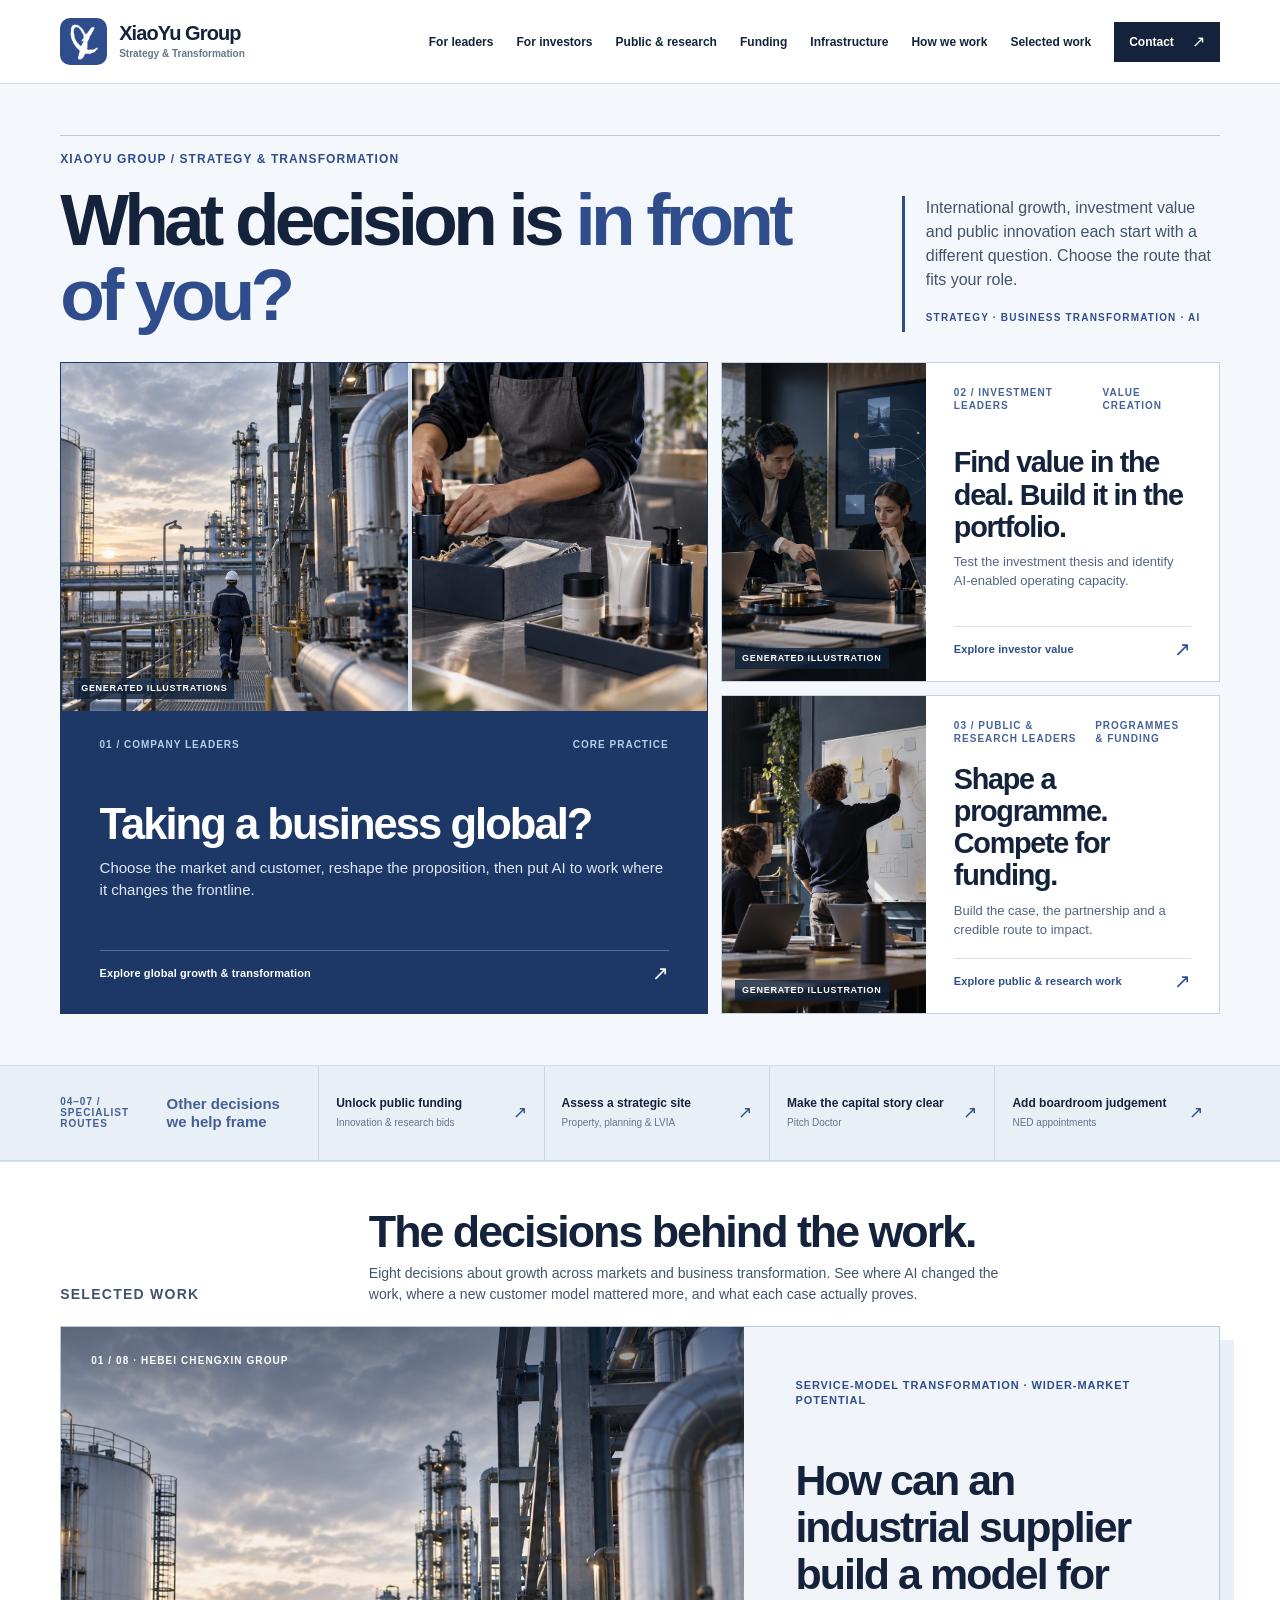
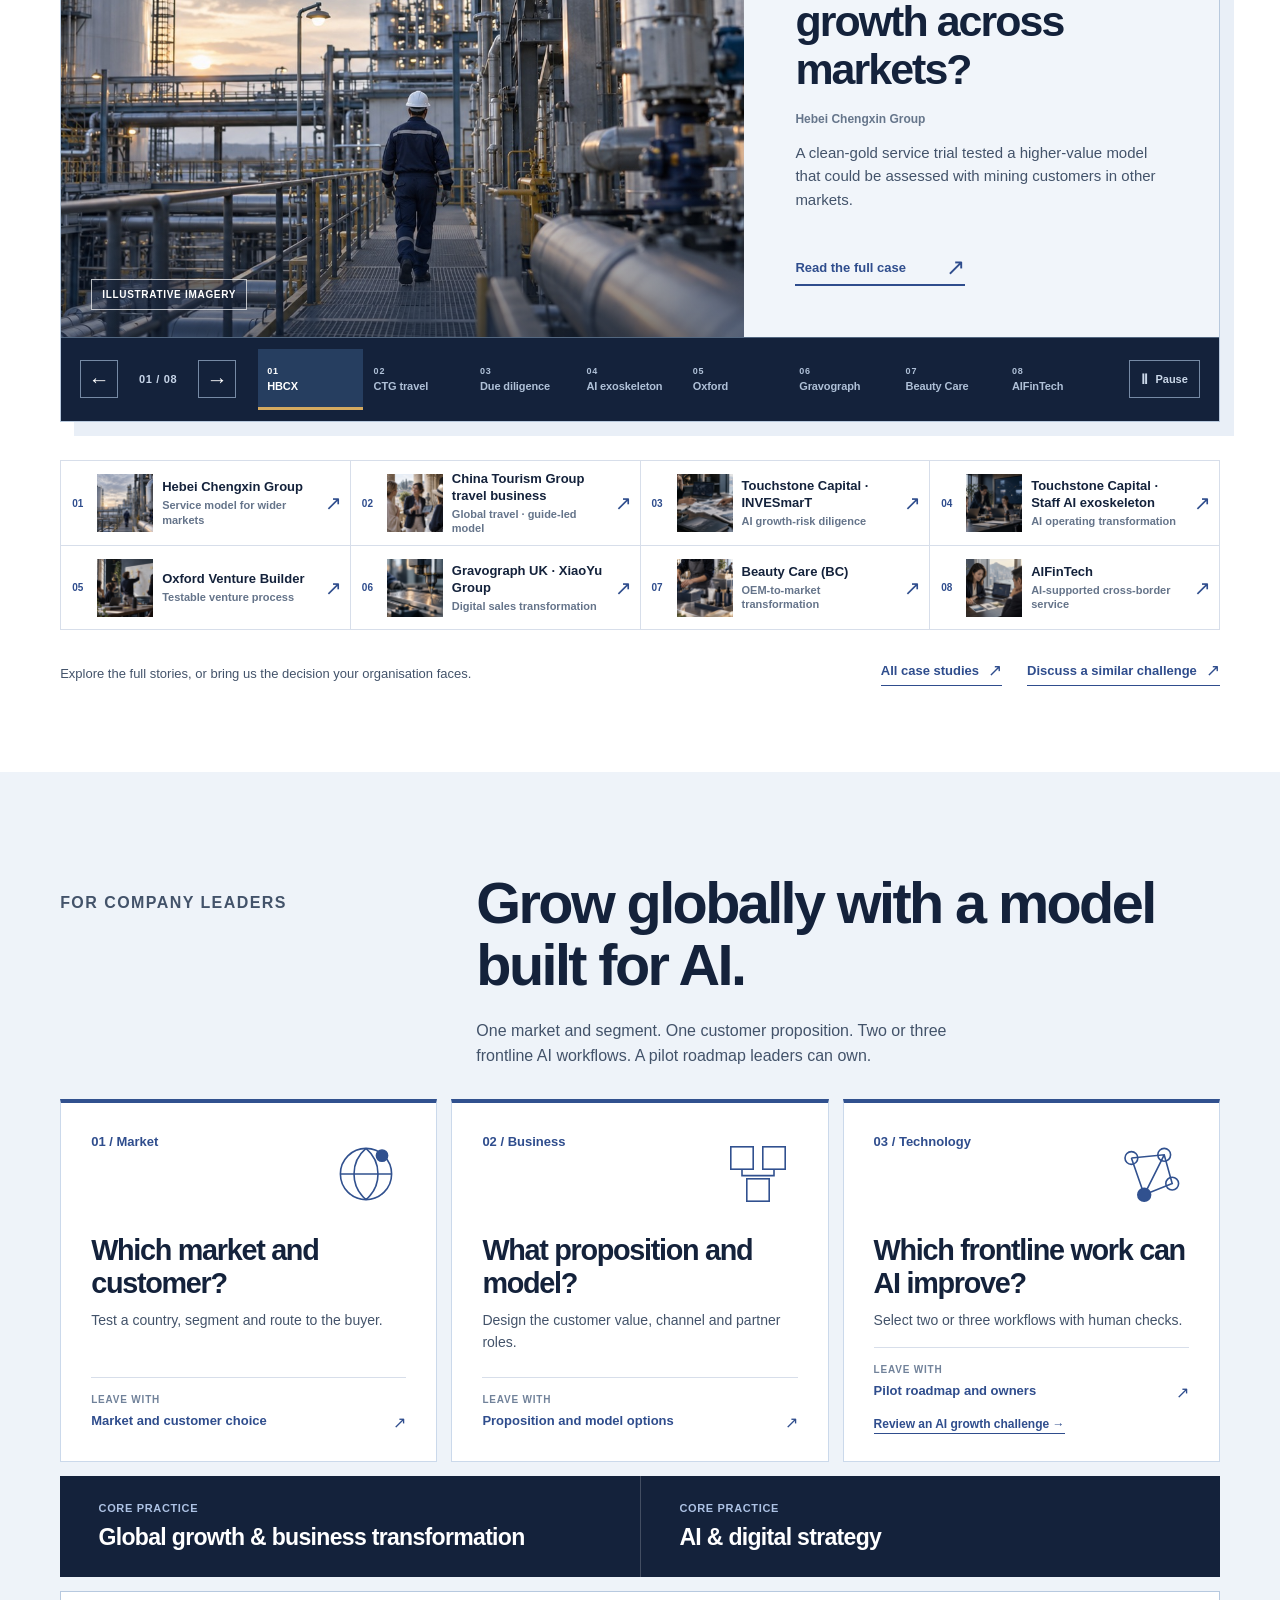
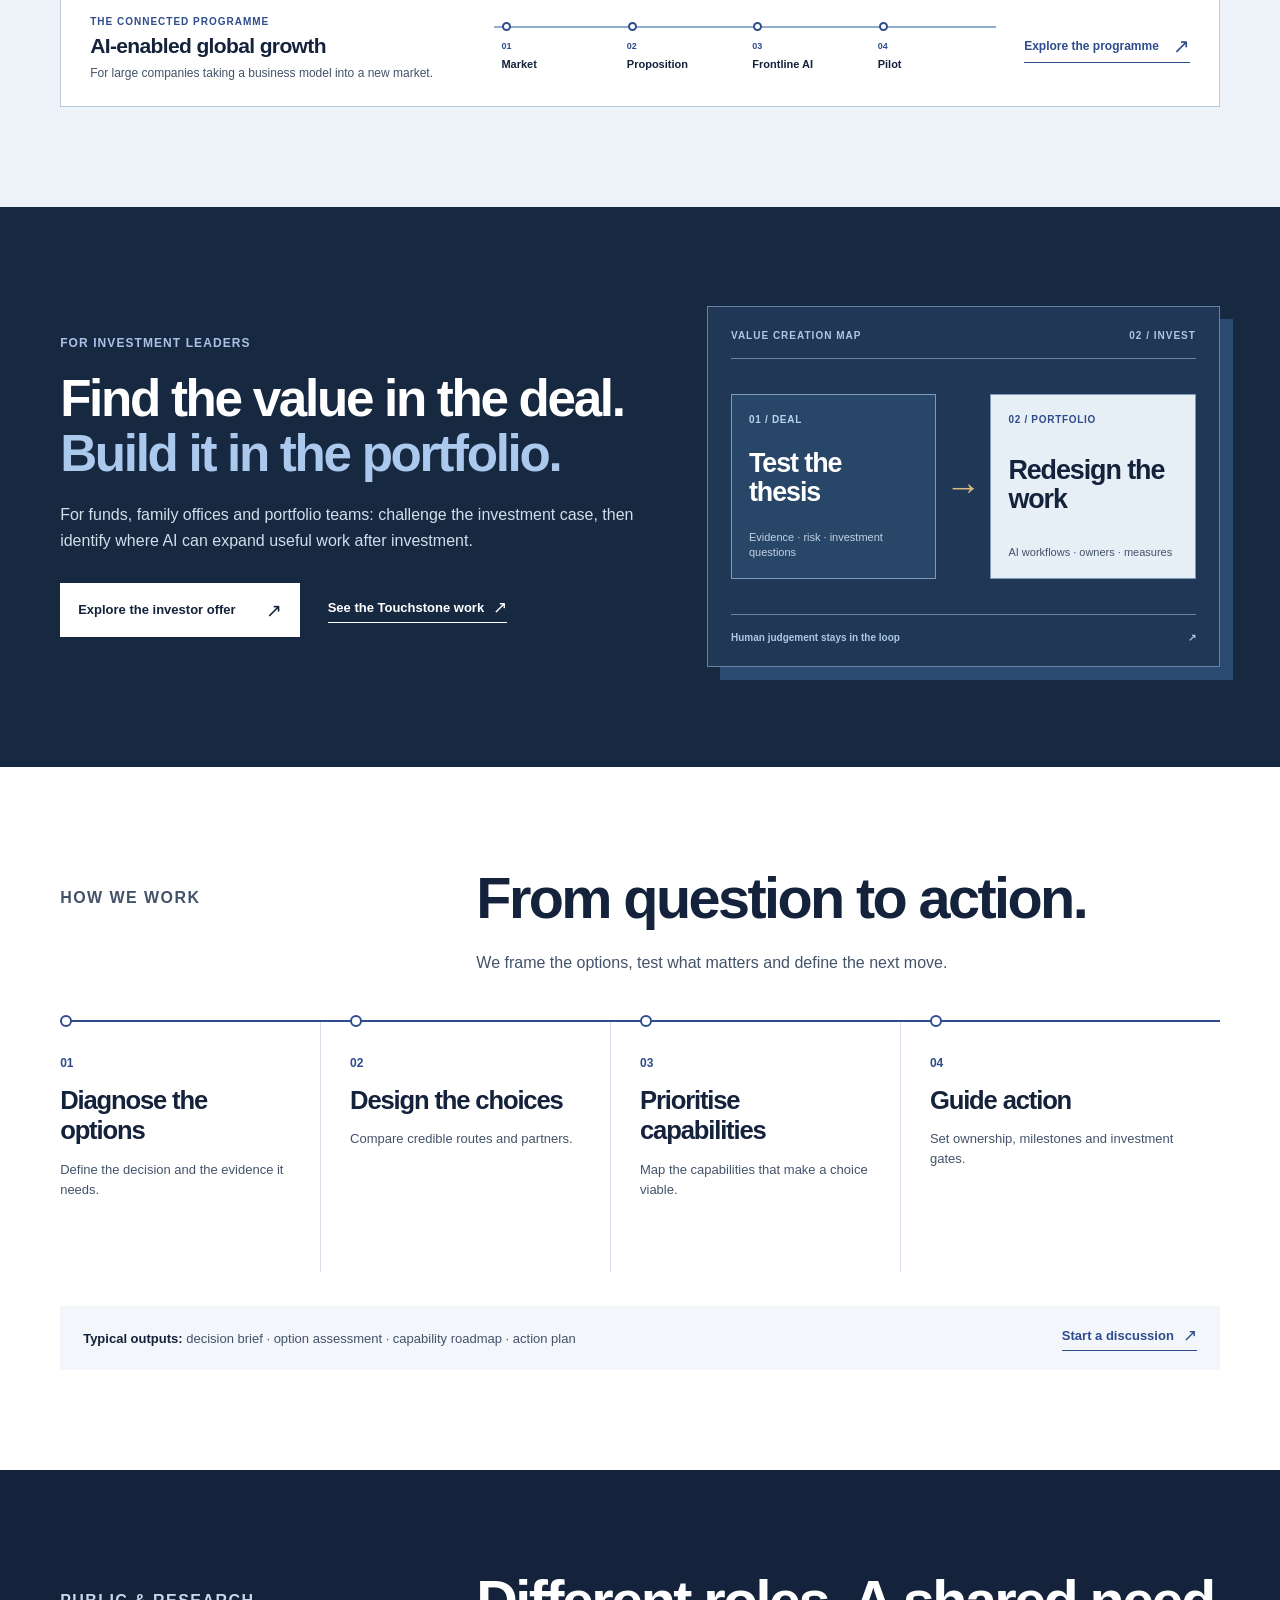
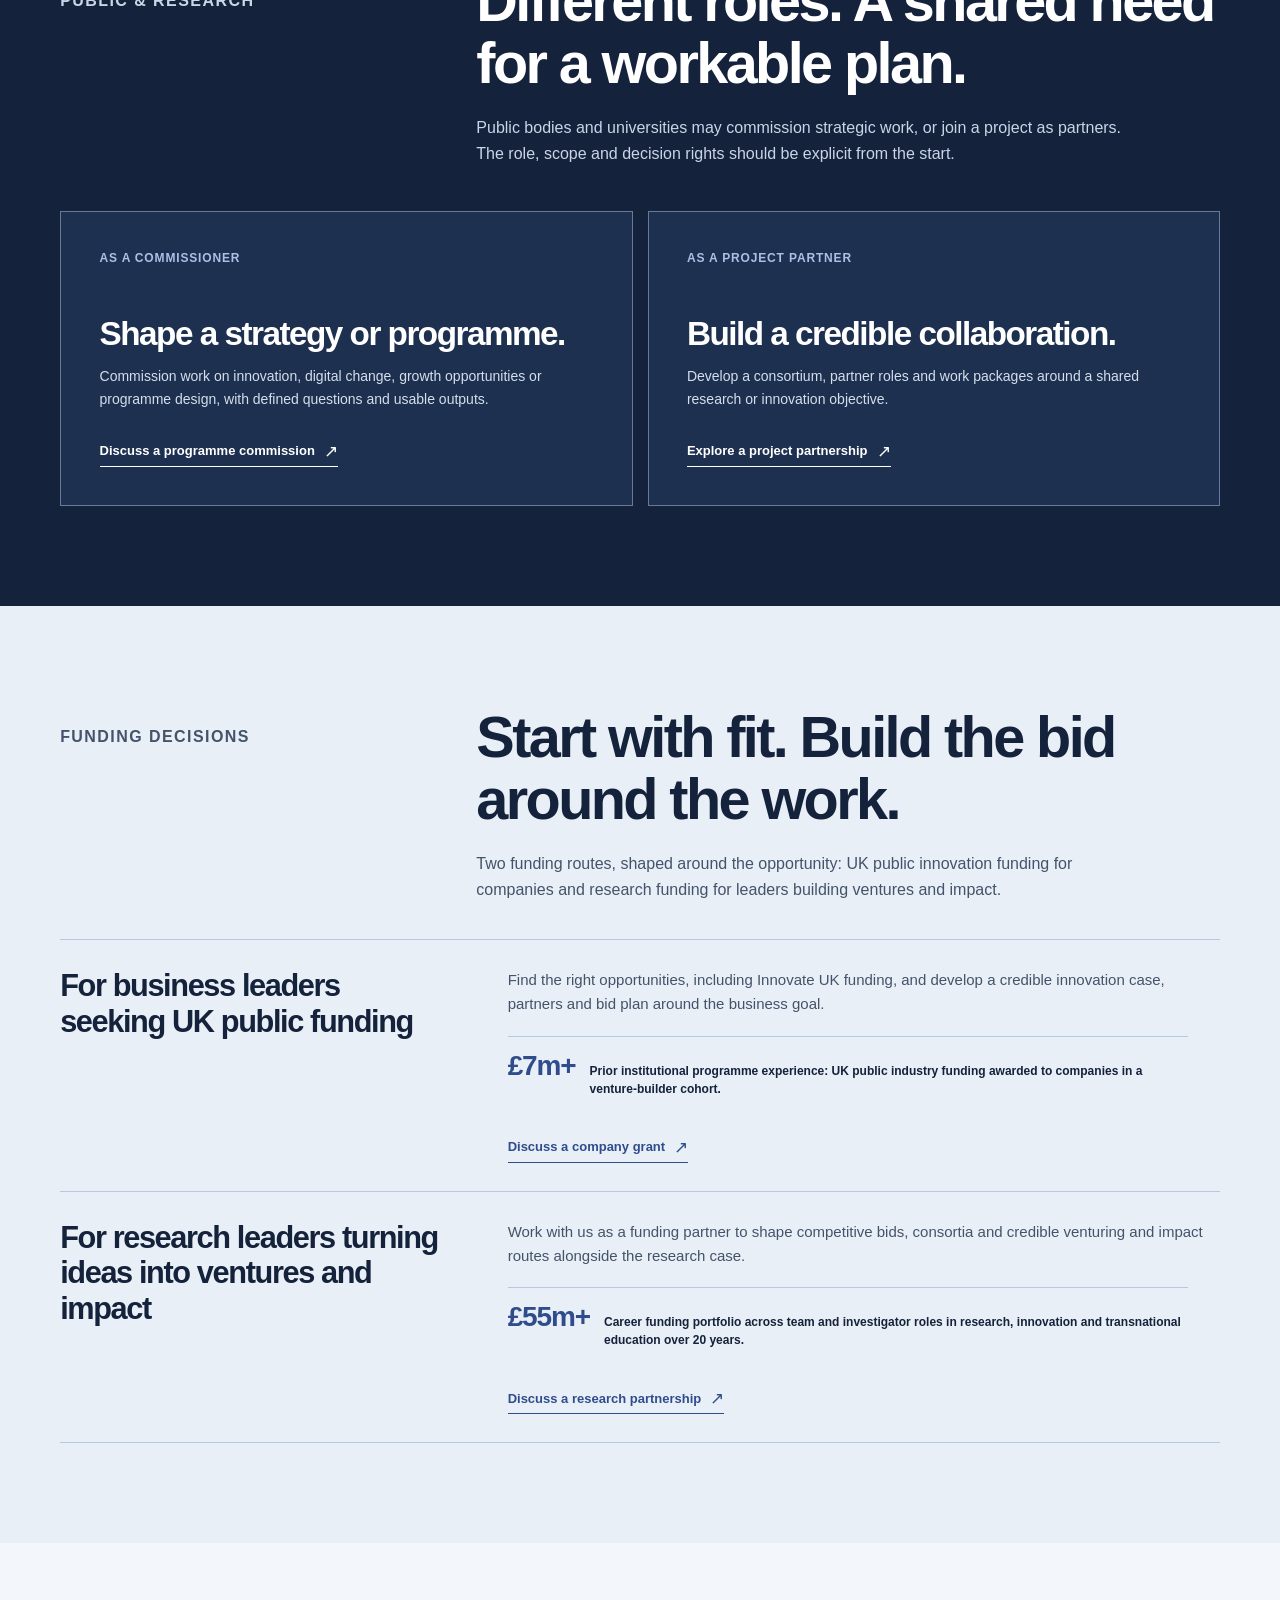
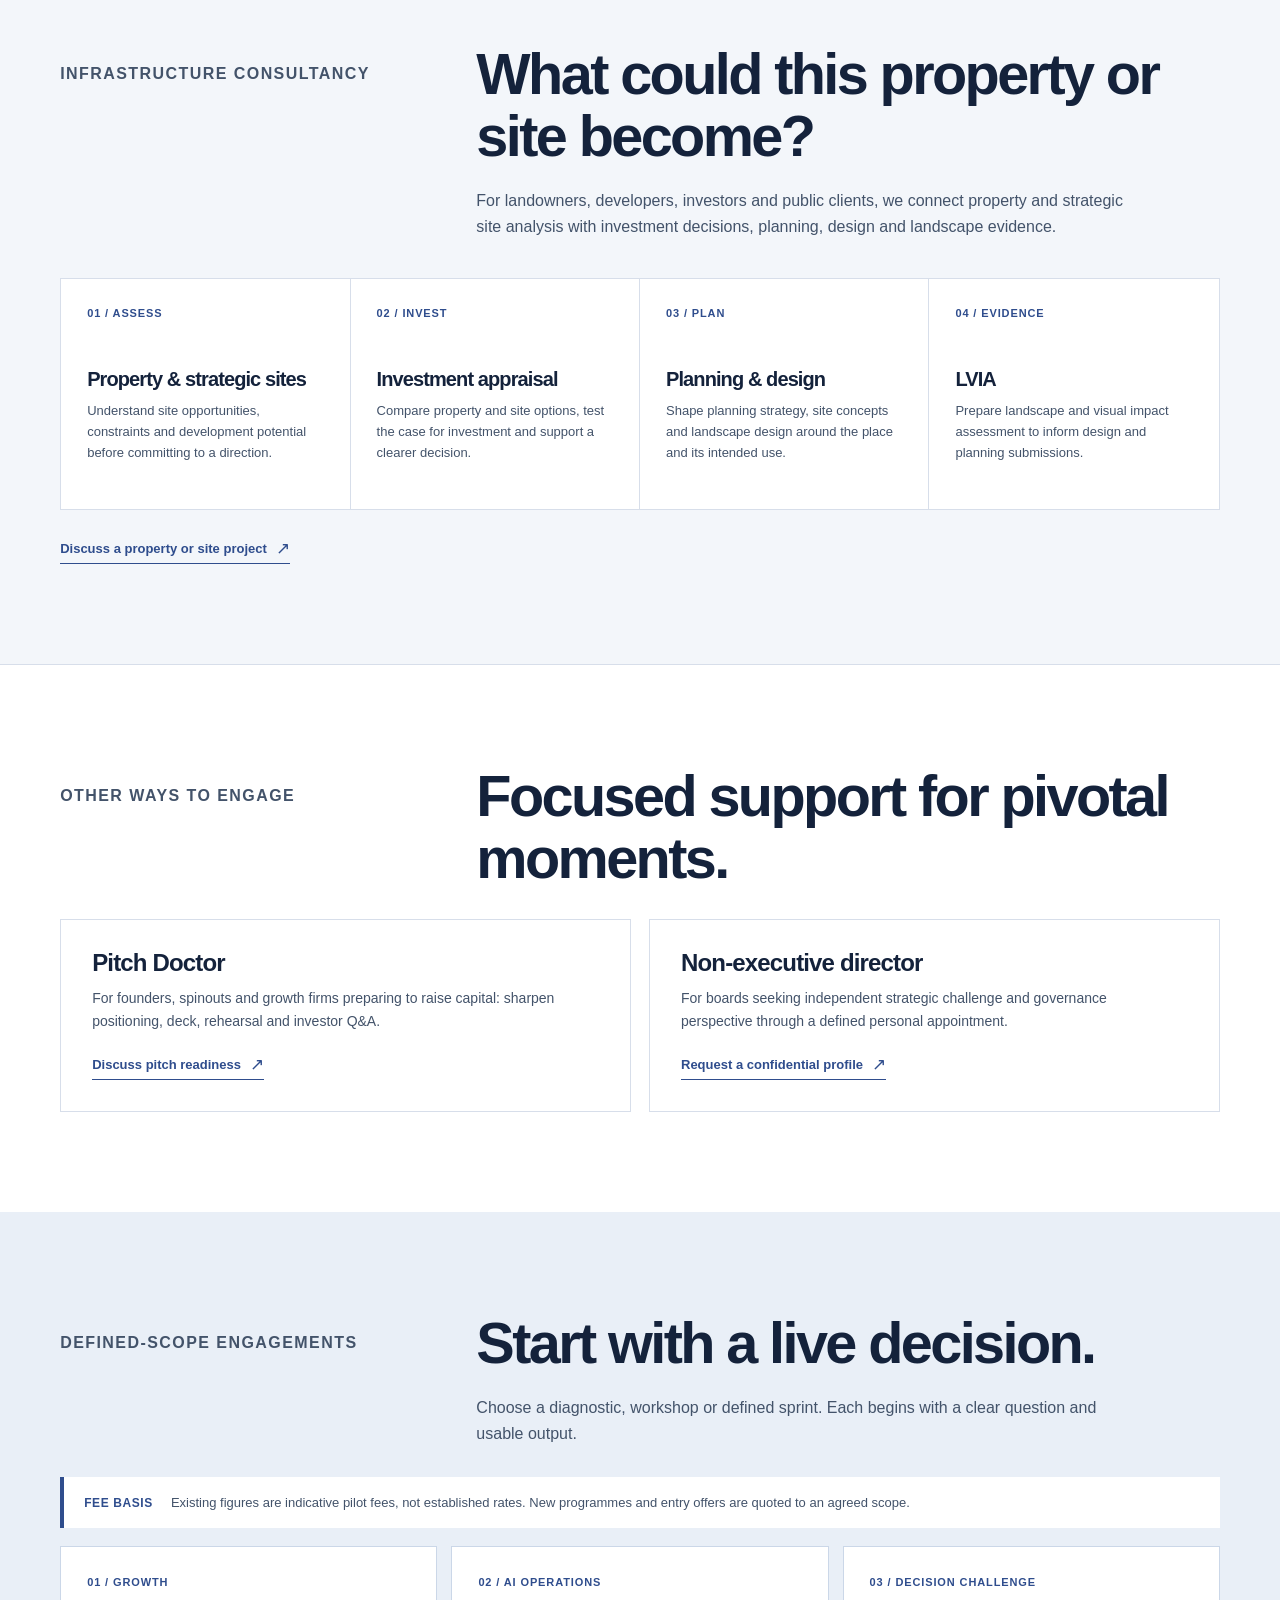
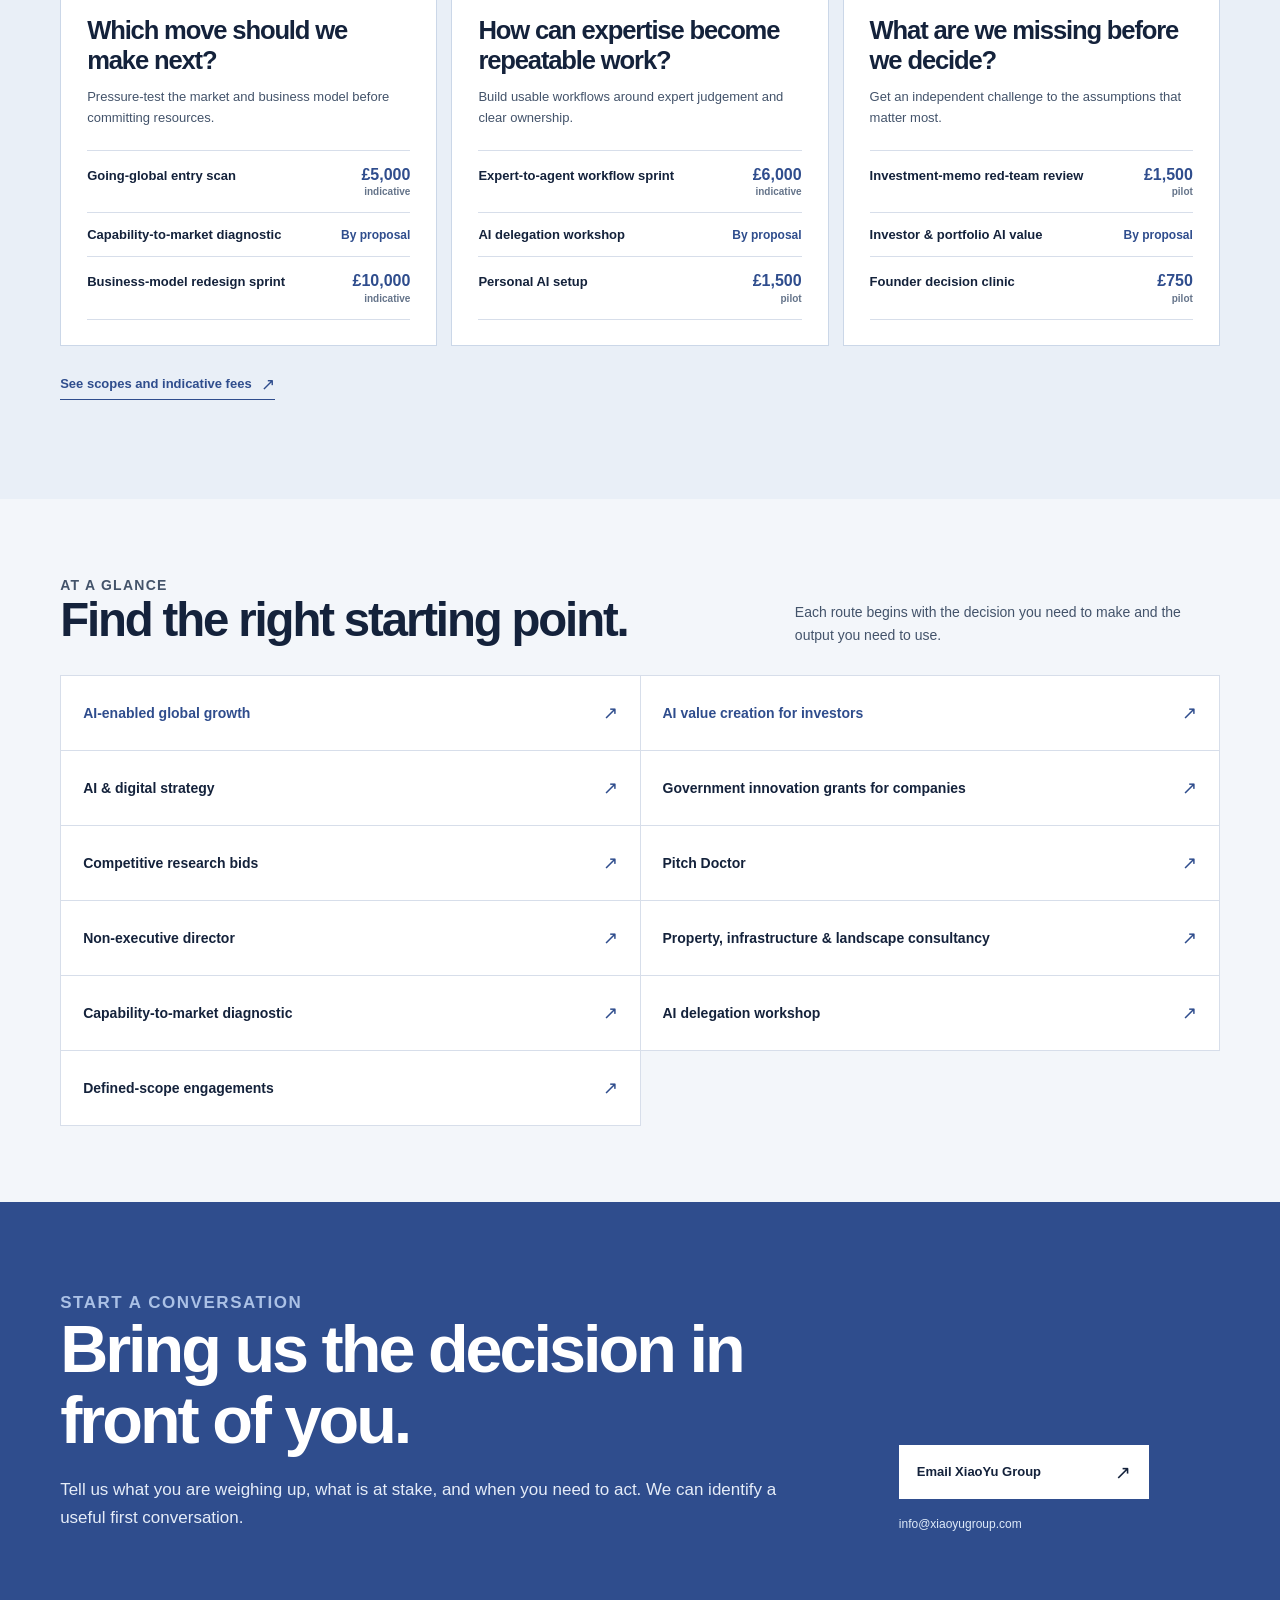
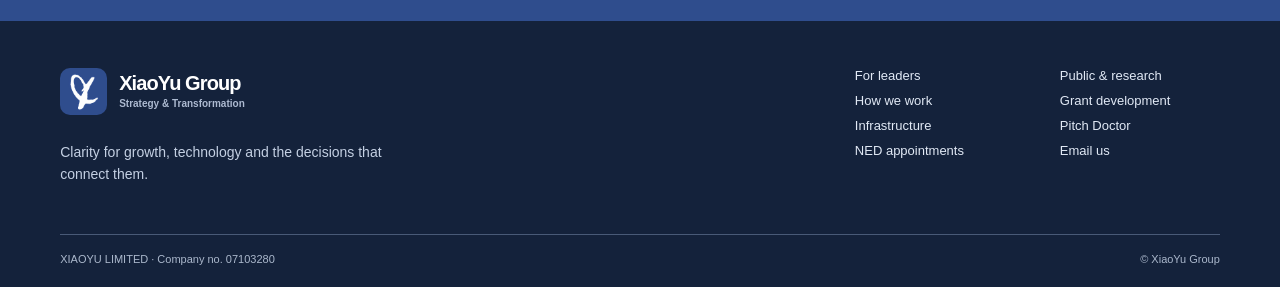
<file: index.html>
<!doctype html>
<html lang="en">
<head>
  <meta name="robots" content="noindex, nofollow">
  <meta charset="utf-8">
  <meta name="viewport" content="width=device-width, initial-scale=1">
  <meta name="color-scheme" content="light">
  <meta name="theme-color" content="#2f4d8d">
  <meta name="description" content="XiaoYu Group helps leadership teams make international growth, business transformation and AI strategy decisions, with AI value creation for investors, funding, research partnerships, property and site consultancy.">
  <title>XiaoYu Group — Choose your next move · Selected work</title>

  <style>
    :root{--blue:#2f4d8d;--blue-deep:#243d70;--navy:#14223b;--paper:#fff;--fog:#f3f6fa;--mist:#e9eff7;--ice:#dbe5f2;--line:#d7deea;--body:#43536a;--muted:#65748a;--font:"Aptos","Avenir Next","Segoe UI",sans-serif;--pad:clamp(22px,4.7vw,76px);--wide:1520px}
    *,*::before,*::after{box-sizing:border-box}html{scroll-behavior:smooth;scroll-padding-top:88px}body{margin:0;color:var(--navy);background:var(--paper);font-family:var(--font);-webkit-font-smoothing:antialiased}body.menu-open{overflow:hidden}a{color:inherit;text-decoration:none}button{font:inherit}h1,h2,h3,p{margin-top:0}h1,h2,h3{letter-spacing:-.045em}p{line-height:1.62}::selection{background:var(--ice);color:var(--navy)}:focus-visible{outline:3px solid #6283ca;outline-offset:4px}.skip{position:absolute;z-index:100;top:-100px;left:12px;padding:12px 16px;background:var(--navy);color:white}.skip:focus{top:12px}.shell{width:min(100%,var(--wide));padding-inline:var(--pad);margin-inline:auto}.eyebrow{margin:0 0 20px;color:var(--blue);font-size:12px;font-weight:700;line-height:1.3;letter-spacing:.09em;text-transform:uppercase}.eyebrow.light{color:#abc1e6}.button{display:inline-flex;align-items:center;justify-content:space-between;gap:30px;min-height:54px;padding:12px 18px;font-size:13px;font-weight:700;line-height:1.3;transition:background .2s,color .2s,transform .2s}.button::after{content:"↗";font-size:19px;line-height:1;font-weight:400}.button-primary{background:var(--blue);color:white}.button-primary:hover{background:var(--blue-deep);transform:translateY(-2px)}.button-light{background:white;color:var(--navy)}.button-light:hover{background:var(--mist);transform:translateY(-2px)}.text-link{display:inline-flex;align-items:center;gap:9px;color:var(--blue);border-bottom:1px solid currentColor;padding-bottom:3px;font-size:13px;font-weight:700;line-height:1.3}.text-link::after{content:"↗";font-size:17px;font-weight:400}.text-link:hover{color:var(--navy)}.text-link.light{color:white}.section{padding-block:clamp(76px,7.8vw,118px)}.section-head{display:grid;grid-template-columns:.33fr .67fr;gap:50px;align-items:start;margin-bottom:44px}.section-head h2{margin:0;max-width:850px;font-size:clamp(39px,4.5vw,67px);line-height:1.08;font-weight:600}.section-head p{color:var(--body);max-width:650px;font-size:16px;margin:21px 0 0}
    .site-header{position:sticky;top:0;z-index:50;border-bottom:1px solid var(--line);background:white}.header-inner{min-height:83px;display:flex;align-items:center;justify-content:space-between;gap:27px}.brand{display:inline-flex;align-items:center;gap:12px;flex:none}.brand-mark{display:block;width:47px;height:47px;object-fit:cover;border-radius:10px}.brand-name{display:block;font-size:20px;font-weight:750;line-height:1.1;letter-spacing:-.045em}.brand-line{display:block;color:var(--muted);font-size:10px;font-weight:600;line-height:1.45;margin-top:3px}.desktop-nav{display:flex;align-items:center;gap:clamp(17px,1.8vw,30px)}.desktop-nav>a:not(.nav-cta){white-space:nowrap;font-size:12px;font-weight:700;transition:color .2s}.desktop-nav>a:not(.nav-cta):hover{color:var(--blue)}.nav-cta{display:inline-flex;align-items:center;gap:18px;padding:12px 15px;background:var(--navy);color:white;white-space:nowrap;font-size:12px;font-weight:700;transition:background .2s}.nav-cta::after{content:"↗";font-size:16px;line-height:1;font-weight:400}.nav-cta:hover{background:var(--blue)}.menu-toggle{display:none;width:44px;height:44px;flex:none;align-items:center;justify-content:center;color:var(--navy);background:white;border:1px solid var(--line);cursor:pointer}.menu-toggle span,.menu-toggle span::before,.menu-toggle span::after{display:block;position:relative;width:19px;height:2px;background:currentColor;transition:transform .2s,opacity .2s}.menu-toggle span::before,.menu-toggle span::after{content:"";position:absolute;left:0}.menu-toggle span::before{top:-6px}.menu-toggle span::after{top:6px}.menu-toggle[aria-expanded="true"] span{background:transparent}.menu-toggle[aria-expanded="true"] span::before{top:0;transform:rotate(45deg)}.menu-toggle[aria-expanded="true"] span::after{top:0;transform:rotate(-45deg)}.mobile-nav{display:none}
    .hero{overflow:hidden}.hero-layout{display:grid;grid-template-columns:minmax(0,1.03fr) minmax(0,.97fr);min-height:640px}.hero-copy{padding:clamp(82px,8vw,125px) clamp(35px,4.8vw,78px) 47px var(--pad);display:flex;flex-direction:column;justify-content:space-between;min-width:0}.hero-copy .eyebrow{margin-bottom:26px}.hero h1{max-width:760px;margin-bottom:26px;font-size:clamp(57px,5.65vw,87px);line-height:1.025;font-weight:600}.hero h1 span{color:var(--blue)}.hero-lede{max-width:650px;margin-bottom:30px;color:var(--body);font-size:clamp(17px,1.45vw,20px);line-height:1.55}.hero-actions{display:flex;align-items:center;gap:26px;flex-wrap:wrap}.hero-foot{padding-top:22px;margin-top:80px;border-top:1px solid var(--line);color:var(--muted);font-size:12px;line-height:1.5}.hero-visual{min-width:0;padding:clamp(44px,5vw,76px);display:flex;align-items:center;justify-content:center;background:var(--navy);position:relative;overflow:hidden;isolation:isolate}.hero-visual::before{content:"";position:absolute;width:680px;height:680px;right:-300px;top:-320px;border-radius:50%;border:1px solid rgba(220,230,248,.18);box-shadow:0 0 0 65px rgba(220,230,248,.025),0 0 0 130px rgba(220,230,248,.024),0 0 0 195px rgba(220,230,248,.021)}.decision-board{position:relative;z-index:1;width:min(100%,605px);padding:clamp(24px,2.8vw,43px);background:white;box-shadow:20px 22px 0 rgba(47,77,141,.45);transform:translateY(-4px)}.board-top{display:flex;justify-content:space-between;align-items:flex-start;gap:18px;padding-bottom:26px;border-bottom:1px solid var(--line)}.board-top strong{font-size:15px;font-weight:750;letter-spacing:-.02em}.board-top span{color:var(--blue);font-size:11px;font-weight:700;white-space:nowrap}.board-prompt{margin:25px 0 18px;font-size:clamp(25px,2.2vw,34px);line-height:1.2;font-weight:600;letter-spacing:-.035em}.board-list{list-style:none;padding:0;margin:0}.board-list li{display:grid;grid-template-columns:34px minmax(0,1fr) 20px;align-items:center;gap:13px;min-height:60px;border-top:1px solid var(--line)}.board-list li span{display:grid;place-items:center;width:27px;height:27px;border:1px solid #b5c6e3;border-radius:50%;color:var(--blue);font-size:11px;font-weight:750}.board-list li strong{font-size:15px;font-weight:650}.board-list li i{font-style:normal;color:var(--blue);font-size:18px}.board-bottom{margin-top:24px;padding:16px 18px;display:flex;align-items:center;gap:18px;background:var(--mist)}.board-bottom b{width:6px;height:47px;flex:none;background:var(--blue)}.board-bottom span{display:block;color:var(--body);font-size:12px;line-height:1.35}.board-bottom strong{display:block;margin-top:3px;color:var(--navy);font-size:14px;font-weight:700;line-height:1.32}
    .leaders{background:var(--fog)}.decision-grid{display:grid;grid-template-columns:repeat(3,minmax(0,1fr));border:1px solid var(--line);background:white}.decision{min-height:305px;padding:clamp(25px,2.6vw,40px);border-right:1px solid var(--line);display:flex;flex-direction:column}.decision:last-child{border-right:0}.decision .number{color:var(--blue);font-size:13px;font-weight:750}.decision h3{max-width:330px;margin:26px 0 13px;font-size:clamp(25px,2.25vw,35px);font-weight:650;line-height:1.14}.decision p{color:var(--body);font-size:14px;line-height:1.55}.decision .output{margin-top:auto;padding-top:19px;border-top:1px solid var(--line);color:var(--blue);font-size:12px;font-weight:700;line-height:1.45}.decision-link{align-self:flex-start;margin-top:13px;color:var(--blue);font-size:12px;font-weight:750;border-bottom:1px solid currentColor;padding-bottom:2px}.decision-link:hover{color:var(--navy)}.practice-line{display:grid;grid-template-columns:1fr 1fr;margin-top:22px;background:var(--navy);color:white}.practice-line div{padding:26px clamp(26px,3vw,43px)}.practice-line div+div{border-left:1px solid rgba(255,255,255,.2)}.practice-line small{display:block;margin-bottom:10px;color:#adc2e4;font-size:11px;font-weight:700;text-transform:uppercase;letter-spacing:.06em}.practice-line strong{font-size:clamp(18px,1.8vw,25px);font-weight:600;letter-spacing:-.03em}.leaders-cta{display:flex;align-items:center;justify-content:space-between;gap:20px;padding:22px 2px 0}.leaders-cta p{margin:0;color:var(--body);font-size:13px}
    .approach{background:white}.approach-grid{display:grid;grid-template-columns:repeat(4,minmax(0,1fr));border-top:2px solid var(--blue)}.step{position:relative;min-height:250px;padding:31px 27px 0 0}.step:not(:last-child){border-right:1px solid var(--line);padding-right:29px;margin-right:29px}.step::before{content:"";position:absolute;top:-7px;left:0;width:12px;height:12px;border:2px solid var(--blue);background:white;border-radius:50%}.step small{color:var(--blue);font-size:12px;font-weight:750}.step h3{max-width:240px;margin:14px 0;font-size:clamp(22px,2vw,29px);line-height:1.18;font-weight:650}.step p{color:var(--body);font-size:13px;line-height:1.54}.approach-foot{display:flex;justify-content:space-between;align-items:center;gap:30px;margin-top:34px;padding:19px 23px;background:var(--fog)}.approach-foot p{margin:0;color:var(--body);font-size:13px}.approach-foot strong{color:var(--navy)}
    .public{background:var(--navy);color:white}.public .section-head p{color:#cad5e7}.role-grid{display:grid;grid-template-columns:1fr 1fr;gap:15px}.role{min-height:295px;padding:clamp(29px,3vw,45px);border:1px solid #687a9c;background:#1e3050;display:flex;flex-direction:column;align-items:flex-start}.role .text-link{margin-top:auto;padding-top:20px}.role span{display:block;margin-bottom:50px;color:#aac0e5;font-size:12px;font-weight:700;text-transform:uppercase;letter-spacing:.07em}.role h3{max-width:540px;margin-bottom:13px;font-size:clamp(29px,2.6vw,39px);line-height:1.13;font-weight:600}.role p{max-width:520px;margin-bottom:0;color:#d5deeb;font-size:14px}
    .funding{background:var(--mist)}.funding .section-head{margin-bottom:36px}.funding-list{border-top:1px solid #b8c8e2}.funding-row{display:grid;grid-template-columns:.35fr .65fr;gap:clamp(25px,5vw,80px);padding:28px 0;border-bottom:1px solid #b8c8e2}.funding-row h3{margin:0;font-size:clamp(25px,2.4vw,36px);line-height:1.16;font-weight:650}.funding-row p{max-width:720px;margin:0 0 13px;color:var(--body);font-size:15px}.funding-row .text-link{margin-top:3px}.funding-proof{display:flex;align-items:baseline;gap:14px;max-width:680px!important;margin:19px 0 21px!important;padding:15px 0;border-top:1px solid #b8c8e2;color:var(--navy)!important}.funding-proof strong{flex:none;color:var(--blue);font-size:28px;line-height:1;font-weight:750;letter-spacing:-.04em}.funding-proof span{font-size:12px;line-height:1.5;font-weight:650}
    .infrastructure{background:var(--fog)}.infrastructure .section-head{margin-bottom:38px}.infra-steps{display:grid;grid-template-columns:repeat(4,minmax(0,1fr));border:1px solid var(--line);background:white}.infra-step{min-height:230px;padding:28px 26px 24px;border-right:1px solid var(--line)}.infra-step:last-child{border-right:0}.infra-step-num{display:block;margin-bottom:48px;color:var(--blue);font-size:11px;font-weight:800;letter-spacing:.08em}.infra-step h3{margin:0 0 10px;font-size:20px;line-height:1.2;font-weight:700}.infra-step p{margin:0;color:var(--body);font-size:13px;line-height:1.6}.infra-action{margin-top:28px}.other-engagements{background:white;border-top:1px solid var(--line)}.other-engagements .section-head{margin-bottom:30px}.other-grid{display:grid;grid-template-columns:repeat(2,minmax(0,1fr));gap:18px}.compact-route{padding:29px 31px 31px;border:1px solid var(--line);background:white}.compact-route h3{margin:0 0 10px;font-size:24px;font-weight:650;letter-spacing:-.035em}.compact-route p{max-width:500px;margin-bottom:22px;color:var(--body);font-size:14px;line-height:1.6}
    .capabilities{padding-block:clamp(65px,6vw,95px);background:var(--fog)}.capability-top{display:flex;justify-content:space-between;align-items:end;gap:30px;margin-bottom:28px}.capability-top h2{max-width:580px;margin:0;font-size:clamp(37px,3.7vw,56px);line-height:1.1;font-weight:600}.capability-top p{max-width:425px;margin:0;color:var(--body);font-size:14px}.capability-index{display:grid;grid-template-columns:1fr 1fr;border-top:1px solid var(--line);border-left:1px solid var(--line)}.capability-index a{min-height:75px;display:flex;align-items:center;justify-content:space-between;gap:15px;padding:18px 22px;border-right:1px solid var(--line);border-bottom:1px solid var(--line);background:white;font-size:14px;font-weight:700;transition:background .2s,color .2s}.capability-index a:hover{color:var(--blue);background:var(--mist)}.capability-index a::after{content:"↗";color:var(--blue);font-size:18px;font-weight:400}.capability-index a:first-child,.capability-index a:nth-child(2){color:var(--blue)}
    .contact{padding-block:clamp(78px,7vw,112px);background:var(--blue);color:white}.contact-inner{display:grid;grid-template-columns:.7fr .3fr;gap:clamp(30px,7vw,110px);align-items:end}.contact h2{max-width:850px;margin-bottom:21px;font-size:clamp(44px,5.2vw,76px);line-height:1.06;font-weight:600}.contact p{max-width:720px;margin:0;color:#e5ecf8;font-size:17px}.contact-action{display:flex;flex-direction:column;align-items:flex-start;gap:18px}.contact-action .button{min-width:250px}.contact-action span{color:#dfebfa;font-size:12px}.site-footer{padding:47px 0 22px;background:var(--navy);color:white}.footer-main{display:flex;justify-content:space-between;align-items:start;gap:50px;padding-bottom:48px}.site-footer .brand-name{font-size:20px}.site-footer .brand-line{color:#adbad1}.footer-note{max-width:350px;margin:22px 0 0;color:#c4d0e3;font-size:14px}.footer-nav{display:grid;grid-template-columns:repeat(2,minmax(160px,1fr));gap:10px 45px}.footer-nav a{font-size:13px;color:#e1e9f5}.footer-nav a:hover{color:white;text-decoration:underline;text-underline-offset:4px}.footer-bottom{display:flex;justify-content:space-between;gap:20px;flex-wrap:wrap;padding-top:18px;border-top:1px solid #495a77;color:#abb8cc;font-size:11px}.hero-layout>*,.section-head>*,.decision-grid>*,.practice-line>*,.approach-grid>*,.role-grid>*,.funding-row>*,.specialist-grid>*,.contact-inner>*{min-width:0}
    @media(max-width:1170px){.desktop-nav{display:none}.menu-toggle{display:inline-flex}.mobile-nav{display:none;position:absolute;left:0;right:0;top:100%;max-height:calc(100vh - 70px);overflow-y:auto;background:white;border-top:1px solid var(--line);border-bottom:1px solid var(--line);box-shadow:0 18px 30px rgba(20,34,59,.12);padding:12px var(--pad) 24px}.mobile-nav.open{display:flex;flex-direction:column}.mobile-nav a{padding:14px 0;border-bottom:1px solid var(--line);font-size:16px;font-weight:700}.mobile-nav .nav-cta{display:inline-flex;align-self:flex-start;margin-top:16px;padding:14px 18px;border:0;color:white;font-size:14px}.hero-layout{grid-template-columns:1fr .9fr}.hero h1{font-size:clamp(52px,6vw,76px)}.hero-visual{padding:42px}}
    @media(max-width:820px){.hero-layout{display:block}.hero-copy{min-height:0;padding:71px var(--pad) 36px}.hero h1{max-width:650px;font-size:clamp(49px,8vw,72px)}.hero-foot{margin-top:54px}.hero-visual{min-height:470px;padding:48px var(--pad)}.decision-board{max-width:560px}.section-head{grid-template-columns:1fr;gap:8px;margin-bottom:34px}.section-head h2{font-size:clamp(39px,6vw,58px)}.section-head p{margin-top:17px}.decision-grid{grid-template-columns:1fr}.decision{min-height:215px;border-right:0;border-bottom:1px solid var(--line)}.decision:last-child{border-bottom:0}.decision h3{max-width:none;margin-top:16px}.decision .output{margin-top:14px}.approach-grid{grid-template-columns:1fr 1fr;row-gap:20px}.step{min-height:200px}.step:not(:last-child){margin-right:0}.step:nth-child(2){border-right:0}.step:nth-child(1),.step:nth-child(3){margin-right:28px}.role-grid{grid-template-columns:1fr}.role{min-height:245px}.role span{margin-bottom:35px}.specialist-grid{grid-template-columns:1fr}.infra-panel{min-height:340px}.contact-inner{grid-template-columns:1fr}}
    @media(max-width:600px){html{scroll-padding-top:70px}.header-inner{min-height:70px}.brand-mark{width:40px;height:40px;border-radius:8px}.brand-name{font-size:18px}.brand-line{font-size:9px}.hero-copy{padding-top:61px}.hero h1{font-size:clamp(43px,10.5vw,62px);line-height:1.06}.hero-lede{font-size:16px}.hero-actions{align-items:flex-start;flex-direction:column;gap:23px}.hero-foot{margin-top:50px}.hero-visual{min-height:420px;padding:40px 28px}.decision-board{padding:25px;box-shadow:10px 12px 0 rgba(47,77,141,.45)}.board-prompt{font-size:27px}.board-list li{grid-template-columns:28px minmax(0,1fr) 15px;gap:10px;min-height:55px}.board-list li strong{font-size:13px}.board-bottom{margin-top:18px}.section{padding-block:72px}.section-head h2{font-size:39px}.decision{padding:25px}.practice-line{grid-template-columns:1fr}.practice-line div+div{border-left:0;border-top:1px solid rgba(255,255,255,.2)}.leaders-cta{align-items:flex-start;flex-direction:column;gap:11px}.approach-grid{grid-template-columns:1fr;row-gap:0}.step,.step:not(:last-child),.step:nth-child(1),.step:nth-child(3){min-height:0;margin-right:0;padding:25px 0 22px;border-right:0;border-bottom:1px solid var(--line)}.step:last-child{border-bottom:0}.step::before{top:-7px}.approach-foot{display:block}.approach-foot .text-link{margin-top:15px}.role{min-height:0}.funding-row{grid-template-columns:1fr;gap:11px;padding:25px 0}.funding-row h3{font-size:28px}.infra-panel h2{font-size:39px}.capability-top{display:block}.capability-top h2{font-size:39px;margin-bottom:14px}.capability-index{grid-template-columns:1fr}.capability-index a{min-height:66px}.contact h2{font-size:45px}.footer-main{display:block}.footer-nav{margin-top:38px;grid-template-columns:repeat(2,minmax(0,1fr));gap:12px 24px}}
    @media(max-width:360px){.brand{gap:9px}.brand-name{font-size:16px}.brand-line{font-size:8px}.hero h1{font-size:41px}.hero-visual{padding:34px 23px}.decision-board{padding:20px}.board-top{flex-direction:column;gap:5px;padding-bottom:15px}.board-prompt{font-size:24px}.board-list li strong{font-size:12px}.footer-nav{grid-template-columns:1fr 1fr;gap:12px 20px}}
    @media(prefers-reduced-motion:reduce){*,*::before,*::after{scroll-behavior:auto!important;transition-duration:.01ms!important;animation-duration:.01ms!important}}
    @media print{.site-header,.mobile-nav,.hero-visual{break-inside:avoid}.menu-toggle{display:none!important}.section{padding-block:44px}.hero-layout{min-height:0}.hero-copy{padding-top:50px}.hero-foot{margin-top:40px}a{text-decoration:none}}
  @media(max-width:1000px){.infra-steps{grid-template-columns:repeat(2,minmax(0,1fr))}.infra-step:nth-child(2){border-right:0}.infra-step:nth-child(-n+2){border-bottom:1px solid var(--line)}}@media(max-width:600px){.infra-steps,.other-grid{grid-template-columns:1fr}.infra-step{min-height:auto;border-right:0;border-bottom:1px solid var(--line)}.infra-step:last-child{border-bottom:0}.infra-step-num{margin-bottom:28px}.compact-route{padding:26px}}
    .focus{background:#e9eff7}.focus .section-head{margin-bottom:30px}.focus-note{display:flex;gap:18px;align-items:baseline;padding:16px 20px;margin-bottom:18px;background:#fff;border-left:4px solid var(--blue);color:var(--body);font-size:13px;line-height:1.5}.focus-note strong{flex:none;color:var(--blue);font-size:12px;text-transform:uppercase;letter-spacing:.05em}.focus-grid{display:grid;grid-template-columns:repeat(3,minmax(0,1fr));gap:14px}.focus-card{min-width:0;display:flex;flex-direction:column;min-height:350px;padding:29px 26px 25px;background:white;border:1px solid #cbd7e8}.focus-count{color:var(--blue);font-size:11px;font-weight:800;letter-spacing:.08em}.focus-card h3{margin:28px 0 10px;font-size:clamp(22px,2vw,29px);font-weight:650;line-height:1.16}.focus-card>p{margin:0 0 22px;color:var(--body);font-size:13px}.focus-offers{margin-top:auto;border-top:1px solid var(--line)}.focus-offers a{display:flex;justify-content:space-between;align-items:baseline;gap:16px;padding:13px 0;border-bottom:1px solid var(--line);color:var(--navy);font-size:13px;font-weight:700;line-height:1.35}.focus-offers a:hover{color:var(--blue)}.focus-offers strong{flex:none;color:var(--blue);font-size:16px;white-space:nowrap}.focus-offers small{display:block;color:var(--muted);font-size:10px;font-weight:650;text-align:right}.focus-detail{margin-top:28px}@media(max-width:1050px){.focus-grid{grid-template-columns:1fr 1fr}.focus-card:last-child{grid-column:1/-1;min-height:0}}@media(max-width:620px){.focus-grid{grid-template-columns:1fr}.focus-card,.focus-card:last-child{grid-column:auto;min-height:0}.focus-note{display:block}.focus-note strong{display:block;margin-bottom:5px}.focus-card h3{margin-top:20px}}

    .cases{background:white;border-top:1px solid var(--line)}.cases .section-head{margin-bottom:34px}.case-grid{display:grid;grid-template-columns:repeat(2,minmax(0,1fr));gap:17px}.case-card{min-width:0;display:flex;flex-direction:column;min-height:320px;padding:clamp(27px,3vw,44px);background:var(--fog);border:1px solid var(--line);border-top:3px solid var(--blue)}.case-card .case-type{display:block;margin-bottom:38px;color:var(--blue);font-size:11px;font-weight:800;letter-spacing:.075em;text-transform:uppercase}.case-card h3{max-width:560px;margin:0 0 15px;font-size:clamp(27px,2.7vw,39px);font-weight:630;line-height:1.12}.case-card p{max-width:590px;margin:0;color:var(--body);font-size:14px;line-height:1.58}.case-card .case-contribution{margin-top:auto;padding-top:22px;border-top:1px solid var(--line);color:var(--navy);font-size:12px;line-height:1.5;font-weight:700}.case-contribution strong{color:var(--blue)}.case-footer{display:flex;justify-content:space-between;align-items:center;gap:20px;margin-top:26px}.case-footer p{max-width:620px;margin:0;color:var(--body);font-size:13px}@media(max-width:680px){.case-grid{grid-template-columns:1fr}.case-card{min-height:0}.case-card .case-type{margin-bottom:28px}.case-card h3{font-size:30px}.case-card .case-contribution{margin-top:25px}.case-footer{align-items:flex-start;flex-direction:column}}
      /* v7: Decision Atlas and editorial case treatment */
    .hero-atlas .hero-layout{min-height:640px}.hero-atlas .hero-copy{background:#fff}.hero-atlas .hero-copy .eyebrow{max-width:540px}.hero-atlas .hero h1{max-width:690px}.hero-atlas .hero-lede{max-width:560px}.hero-atlas .hero-foot{display:flex;align-items:center;gap:10px}.foot-pip{display:inline-block;width:7px;height:7px;flex:none;border-radius:50%;background:var(--blue)}
    .atlas-hero-visual{background:#e8eff8!important;padding:clamp(28px,3vw,52px)!important}.atlas-hero-visual::before{display:none}.atlas-graphic{width:min(100%,610px);position:relative;z-index:1;background:#f8fbff;border:1px solid #abc1df;box-shadow:18px 19px 0 #b9cee9;padding:19px 20px 16px}.atlas-graphic-top,.atlas-graphic-bottom{display:flex;align-items:center;justify-content:space-between;gap:10px;color:#31518f;font-size:10px;font-weight:800;letter-spacing:.1em}.atlas-graphic-top{border-bottom:1px solid #c8d8ed;padding-bottom:14px}.atlas-graphic-bottom{border-top:1px solid #c8d8ed;padding-top:14px;letter-spacing:0;text-transform:none}.atlas-graphic-bottom span:nth-child(even){font-size:17px;font-weight:400}.atlas-svg{display:block;width:100%;height:auto;max-height:500px}.atlas-ring{fill:none;stroke:#c3d4ec;stroke-width:1}.atlas-route{fill:none;stroke:#31518f;stroke-width:4;stroke-linecap:round}.atlas-node{fill:#fff;stroke:#31518f;stroke-width:3}.atlas-core{fill:#31518f}.atlas-core-line{fill:none;stroke:#a9bfdf;stroke-width:1}.atlas-node-kicker{fill:#6280aa;font-size:12px;font-weight:800}.atlas-node-label{fill:#254679;font-size:14px;font-weight:800;letter-spacing:.02em}.atlas-core-small{fill:#dce8f8;font-size:13px;font-weight:750;letter-spacing:.08em}.atlas-core-large{fill:#fff;font-size:27px;font-weight:800;letter-spacing:.03em}.atlas-accent{fill:none;stroke:#a8bfde;stroke-width:1}
    .leaders-atlas{background:#eef3f9}.leaders-atlas .section-head{margin-bottom:30px}.leaders-atlas .section-head h2{max-width:730px}.leaders-atlas .section-head p{max-width:530px}.leaders-atlas .decision-grid{background:transparent;border:0;gap:14px}.leaders-atlas .decision{min-height:325px;background:#fff;border:1px solid #cbd9eb;border-top:4px solid #31518f;padding:31px 30px 27px}.leaders-atlas .decision:last-child{border:1px solid #cbd9eb;border-top:4px solid #31518f}.decision-top{display:flex;justify-content:space-between;align-items:flex-start;gap:12px}.decision-glyph{width:80px;height:80px;stroke:#31518f;stroke-width:2;fill:none;flex:none}.decision-glyph circle:last-child{fill:#31518f}.leaders-atlas .decision h3{margin:20px 0 10px;font-size:clamp(24px,2.25vw,34px)}.leaders-atlas .decision p{font-size:14px;margin:0 0 15px}.leaders-atlas .decision .output{padding-top:15px;font-size:13px;line-height:1.35}.leaders-atlas .decision .output span{display:block;margin-bottom:6px;color:#71829a;font-size:10px;font-weight:800;letter-spacing:.08em;text-transform:uppercase}.leaders-atlas .decision .output b{float:right;font-size:16px;font-weight:400}.leaders-atlas .practice-line{margin-top:14px}
    .cases-journal .section-head h2{max-width:850px}.cases-journal .case-grid{gap:18px}.cases-journal .case-card{padding:0;min-height:0;border:1px solid #cfdae7;background:#fff;transition:transform .2s ease,box-shadow .2s ease}.cases-journal .case-card:hover{transform:translateY(-5px);box-shadow:0 18px 32px rgba(23,45,80,.12)}.cases-journal .case-card:focus-visible{outline:3px solid #6283ca;outline-offset:4px}.case-art{height:222px;position:relative;overflow:hidden;display:flex;flex-direction:column;justify-content:space-between;padding:22px 26px;color:#fff}.case-art::before,.case-art::after{content:"";position:absolute;pointer-events:none}.case-art>*{position:relative;z-index:1}.art-kicker{font-size:10px;font-weight:800;letter-spacing:.11em}.case-art strong{font-size:clamp(44px,5vw,72px);font-weight:650;line-height:.92;letter-spacing:-.07em}.art-arrow{position:absolute;right:26px;bottom:23px;font-size:30px;line-height:1}.art-hbcx{background:#223b63}.art-hbcx::before{width:330px;height:330px;right:-64px;bottom:-145px;border:1px solid #87a3ca;border-radius:50%;box-shadow:0 0 0 34px rgba(122,154,199,.13),0 0 0 69px rgba(122,154,199,.1),0 0 0 103px rgba(122,154,199,.06)}.art-hbcx::after{width:175px;height:1px;top:61px;right:28px;background:#abc1db;transform:rotate(-28deg)}.art-cts{background:linear-gradient(130deg,#48658b,#7795b2)}.art-cts::before{width:480px;height:135px;right:-110px;bottom:10px;border-top:24px solid rgba(255,255,255,.62);border-bottom:14px solid rgba(21,49,85,.3);transform:rotate(-25deg)}.art-cts::after{width:17px;height:17px;right:154px;top:49px;border:3px solid white;border-radius:50%;box-shadow:-84px 99px 0 -4px white}.art-touchstone{background:#cedde8;color:#1c365a}.art-touchstone::before{inset:0;background-image:linear-gradient(to right,rgba(34,64,105,.12) 1px,transparent 1px),linear-gradient(to bottom,rgba(34,64,105,.12) 1px,transparent 1px);background-size:32px 32px}.art-touchstone::after{width:310px;height:120px;right:-25px;bottom:-15px;border-top:4px solid #31518f;transform:skewY(-17deg);box-shadow:0 -29px 0 -25px #31518f,0 -58px 0 -54px #31518f}.art-oxford{background:#e3ded4;color:#1c2d47}.art-oxford::before{width:260px;height:260px;right:-50px;top:-54px;border:2px solid #8fa4b7;transform:rotate(28deg);box-shadow:0 0 0 32px rgba(121,148,172,.12),0 0 0 66px rgba(121,148,172,.09)}.art-oxford::after{width:250px;height:100px;right:19px;bottom:-12px;border-left:20px solid #31518f;border-top:20px solid #31518f;transform:skewX(-25deg);opacity:.48}.art-oxford strong{font-size:clamp(32px,3.3vw,47px);line-height:1.03;letter-spacing:-.055em}.case-body{padding:24px 27px 25px;display:flex;flex-direction:column;flex:1}.cases-journal .case-card .case-type{margin:0 0 15px;color:#31518f;font-size:10px}.cases-journal .case-card h3{margin:0 0 11px;max-width:none;font-size:clamp(24px,2.3vw,32px);line-height:1.16}.cases-journal .case-card p{font-size:13px;line-height:1.48;margin:0 0 20px}.case-read{display:flex;justify-content:space-between;align-items:center;gap:15px;margin-top:auto;padding-top:14px;border-top:1px solid #d6deea;color:#31518f;font-size:12px;font-weight:800}.case-read b{font-size:19px;font-weight:400}.case-footer-links{display:flex;flex-wrap:wrap;gap:25px}
    @media(max-width:1170px){.atlas-hero-visual{padding:35px!important}.atlas-graphic{box-shadow:12px 13px 0 #b9cee9}.leaders-atlas .decision{padding:25px}}
    @media(max-width:820px){.atlas-hero-visual{min-height:0;padding:35px var(--pad)!important}.atlas-graphic{max-width:610px;margin:auto}.leaders-atlas .decision-grid{gap:10px}.leaders-atlas .decision{min-height:0}.leaders-atlas .decision:last-child{border:1px solid #cbd9eb;border-top:4px solid #31518f}.decision-glyph{width:60px;height:60px}.leaders-atlas .decision .output{margin-top:22px}}
    @media(max-width:680px){.cases-journal .case-grid{gap:16px}.case-art{height:190px}.cases-journal .case-card h3{font-size:27px}.case-footer-links{display:flex;flex-direction:column;align-items:flex-start;gap:14px}}
    @media(max-width:600px){.hero-atlas .hero-copy{padding-top:60px}.hero-atlas .hero h1{font-size:clamp(44px,10.3vw,61px)}.hero-atlas .hero-foot{margin-top:55px}.atlas-hero-visual{padding:22px 22px 30px!important}.atlas-graphic{padding:13px 12px 12px;box-shadow:8px 9px 0 #b9cee9}.atlas-graphic-top,.atlas-graphic-bottom{font-size:8px}.atlas-graphic-bottom{gap:4px}.atlas-graphic-bottom span:nth-child(even){font-size:12px}.leaders-atlas .decision{padding:24px}.leaders-atlas .decision h3{font-size:28px}.case-art{height:185px}.case-art strong{font-size:50px}.art-oxford strong{font-size:33px}}
    @media(max-width:360px){.atlas-graphic-top{font-size:7px}.atlas-graphic-bottom{font-size:7px}.art-oxford strong{font-size:29px}}      .cases-journal .gravograph-card{grid-column:1/-1;display:grid;grid-template-columns:minmax(0,.48fr) minmax(0,.52fr)}.gravograph-card .case-art{height:auto;min-height:282px}.gravograph-card .case-body{padding:clamp(28px,4vw,45px)}.gravograph-card .case-body h3{max-width:600px}.gravograph-card .case-body p{max-width:570px}.art-gravograph{background:#244568;color:#fff}.art-gravograph::before{width:360px;height:165px;right:-65px;bottom:18px;border:2px solid rgba(216,234,247,.64);transform:skewX(-25deg);box-shadow:0 0 0 25px rgba(166,197,219,.12),0 0 0 51px rgba(166,197,219,.08)}.art-gravograph::after{width:280px;height:2px;right:-20px;top:68px;background:#accae3;transform:rotate(-22deg);box-shadow:0 17px 0 rgba(172,202,227,.35),0 34px 0 rgba(172,202,227,.18)}.art-gravograph strong{font-size:clamp(39px,4.5vw,68px)}@media(max-width:680px){.cases-journal .gravograph-card{grid-column:auto;display:flex;flex-direction:column}.gravograph-card .case-art{height:190px;min-height:0}.gravograph-card .case-body{padding:24px 27px 25px}.art-gravograph strong{font-size:clamp(38px,9.5vw,49px)}}  .cases-journal .gravograph-card{grid-column:auto;display:flex;flex-direction:column}.gravograph-card .case-art{height:205px;min-height:0}.gravograph-card .case-body{padding:clamp(25px,2.4vw,31px)}.art-touchstone{background:#20364a;color:#fff}.art-touchstone::before{background-image:linear-gradient(to right,rgba(229,194,108,.14) 1px,transparent 1px),linear-gradient(to bottom,rgba(229,194,108,.14) 1px,transparent 1px)}.art-touchstone::after{border-color:#c8a959;box-shadow:0 -29px 0 -25px #c8a959,0 -58px 0 -54px #c8a959}.art-touchstone-exo{background:#dfe8e9;color:#183550}.art-touchstone-exo::before{right:55px;top:29px;width:145px;height:145px;border:2px solid #31518f;border-radius:50%;box-shadow:0 0 0 20px rgba(49,81,143,.12),0 0 0 45px rgba(49,81,143,.07)}.art-touchstone-exo::after{right:26px;bottom:21px;width:250px;height:3px;background:#c19a49;box-shadow:0 -25px 0 rgba(193,154,73,.52),0 -50px 0 rgba(193,154,73,.28)}.art-touchstone strong,.art-touchstone-exo strong{font-size:clamp(31px,3.6vw,53px);line-height:.94;overflow-wrap:anywhere}@media(max-width:680px){.gravograph-card .case-art{height:190px}.art-touchstone strong,.art-touchstone-exo strong{font-size:42px}}@media(max-width:360px){.art-touchstone strong,.art-touchstone-exo strong{font-size:35px}}
    /* Decision Atlas case slideshow */
    .case-carousel{border:1px solid #b8c9dd;background:var(--navy);box-shadow:14px 14px 0 var(--mist)}
    .case-slide{display:grid;grid-template-columns:minmax(0,1.18fr) minmax(350px,.82fr);min-height:530px}
    .case-slide[hidden]{display:none!important}
    .case-slide-visual{position:relative;min-height:530px;overflow:hidden;background:linear-gradient(135deg,#24436b,#8aa7bc)}
    .case-slide-visual::after{content:"";position:absolute;inset:0;background:linear-gradient(180deg,rgba(8,23,46,.48),transparent 27%,transparent 70%,rgba(8,23,46,.55));pointer-events:none}
    .case-slide-visual img{display:block;position:absolute;inset:0;width:100%;height:100%;object-fit:cover}
    .case-slide-visual--cts{background:linear-gradient(135deg,#476981,#b2b7a6)}.case-slide-visual--touchstone-diligence{background:linear-gradient(135deg,#1c364a,#9cb2be)}.case-slide-visual--touchstone-exoskeleton{background:linear-gradient(135deg,#4b6472,#bdd2cf)}.case-slide-visual--oxford{background:linear-gradient(135deg,#8c8c83,#d7c7ae)}.case-slide-visual--gravograph{background:linear-gradient(135deg,#244964,#b9a278)}.case-slide-visual--beauty-care{background:linear-gradient(135deg,#506a73,#c9a884)}.case-slide-visual--aifintech{background:linear-gradient(135deg,#152b48,#8196a8)}
    .case-image-labels{position:absolute;z-index:1;inset:0;display:flex;flex-direction:column;justify-content:space-between;padding:27px 30px;color:white;font-size:10px;line-height:1.3;font-weight:800;letter-spacing:.11em;text-transform:uppercase;pointer-events:none}
    .case-image-labels span:last-child{align-self:flex-start;padding:8px 10px;border:1px solid rgba(255,255,255,.7);background:rgba(20,34,59,.4);letter-spacing:.07em}
    .case-slide-copy{display:flex;flex-direction:column;align-items:flex-start;padding:clamp(35px,4vw,62px);background:#f1f5fa}
    .case-slide-copy .case-type{margin:0 0 auto;color:var(--blue);font-size:11px;font-weight:800;line-height:1.4;letter-spacing:.085em;text-transform:uppercase}
    .case-slide-copy h3{margin:48px 0 19px;max-width:570px;font-size:clamp(31px,3.35vw,49px);font-weight:620;line-height:1.1}
    .case-slide-copy .case-excerpt{max-width:525px;margin:0 0 29px;color:var(--body);font-size:15px;line-height:1.58}
    .case-slide-copy .case-client{display:block;margin:0 0 15px;color:#66768b;font-size:12px;font-weight:700}
    .case-slide-brand{display:inline-flex;align-items:center;gap:13px;margin:0 0 14px;padding:8px 10px;background:#fff;border:1px solid #d7deea}
    .case-slide-brand img{display:block;width:112px;height:33px;object-fit:contain}
    .case-slide-brand span{max-width:95px;color:#65748a;font-size:9px;font-weight:700;line-height:1.3}
    .case-slide-link{display:inline-flex;align-items:center;justify-content:space-between;gap:30px;min-width:170px;margin-top:auto;padding:15px 0 5px;border-bottom:2px solid var(--blue);color:var(--blue);font-size:13px;font-weight:800}
    .case-slide-link::after{content:"↗";font-size:23px;line-height:1;font-weight:400}.case-slide-link:hover{color:var(--navy);border-color:var(--navy)}
    .case-carousel-toolbar{display:none;grid-template-columns:auto 1fr auto;align-items:stretch;gap:22px;min-height:84px;padding:11px 19px;color:white;border-top:1px solid #526780}.js .case-carousel-toolbar{display:grid}
    .case-stepper{display:flex;align-items:center;gap:14px}.case-stepper button,.case-play{min-width:38px;min-height:38px;border:1px solid #768aa5;background:transparent;color:white;cursor:pointer;transition:background .18s,border-color .18s}.case-stepper button:hover,.case-play:hover{background:#2c4972;border-color:#b1c1d6}.case-stepper button{font-size:21px;line-height:1}
    .case-counter{min-width:52px;color:#c7d5e9;font-size:11px;font-weight:800;letter-spacing:.06em;text-align:center;white-space:nowrap}
    .case-tabs{display:grid;grid-template-columns:repeat(8,minmax(0,1fr));align-items:stretch;gap:2px}.case-tabs button{min-width:0;padding:11px 9px 9px;border:0;border-bottom:3px solid transparent;background:transparent;color:#afc0d7;text-align:left;cursor:pointer;transition:color .18s,border-color .18s,background .18s}.case-tabs button:hover{color:white;background:#233a5a}.case-tabs button[aria-current="true"]{border-color:#d5aa60;color:white;background:#263e60}.case-tabs button span{display:block;font-size:9px;font-weight:800;line-height:1.3;letter-spacing:.09em}.case-tabs button strong{display:block;margin-top:3px;overflow:hidden;text-overflow:ellipsis;white-space:nowrap;font-size:11px;font-weight:750;letter-spacing:-.01em}
    .case-play{align-self:center;display:flex;align-items:center;justify-content:center;gap:7px;padding:0 11px;color:#cbd8e9;font-size:11px;font-weight:800;white-space:nowrap}.case-play-icon{font-size:14px;line-height:1}
    .case-index{display:grid;grid-template-columns:repeat(4,minmax(0,1fr));margin-top:57px;border-top:1px solid var(--line);border-left:1px solid var(--line)}.case-index a{display:grid;grid-template-columns:29px minmax(0,1fr) 18px;align-items:center;gap:13px;min-height:72px;padding:15px 18px;border-right:1px solid var(--line);border-bottom:1px solid var(--line);background:white;transition:background .18s}.case-index a:hover{background:var(--fog)}.case-index small{color:var(--blue);font-size:10px;font-weight:800}.case-index span{min-width:0;color:var(--navy);font-size:13px;font-weight:750;line-height:1.3}.case-index em{display:block;margin-top:2px;color:var(--muted);font-size:11px;font-style:normal;font-weight:600}.case-index b{color:var(--blue);font-size:20px;font-weight:400}.case-footer{margin-top:30px}
    .sr-only{position:absolute;width:1px;height:1px;padding:0;margin:-1px;overflow:hidden;clip:rect(0,0,0,0);white-space:nowrap;border:0}
    @media(max-width:1100px){.case-carousel-toolbar{grid-template-columns:1fr auto;gap:5px}.case-tabs{grid-column:1/-1;grid-row:2}.case-slide{grid-template-columns:minmax(0,1fr) minmax(330px,.82fr)}.case-index{grid-template-columns:repeat(2,minmax(0,1fr))}}
    @media(max-width:820px){.case-slide{grid-template-columns:1fr}.case-slide-visual{min-height:clamp(300px,57vw,470px)}.case-slide-copy{min-height:345px}.case-slide-copy .case-type{margin-bottom:0}.case-slide-copy h3{margin-top:24px}.case-slide-link{margin-top:0}.case-index{grid-template-columns:repeat(2,minmax(0,1fr))}.case-tabs{overflow-x:auto;display:flex;scrollbar-width:thin}.case-tabs button{flex:0 0 104px}}
    @media(max-width:600px){.case-carousel{box-shadow:8px 8px 0 var(--mist)}.case-slide-visual{min-height:270px}.case-image-labels{padding:18px}.case-slide-copy{min-height:0;padding:27px 25px 31px}.case-slide-copy h3{margin:23px 0 14px;font-size:clamp(29px,8.7vw,42px)}.case-slide-copy .case-excerpt{font-size:13px;margin-bottom:18px}.case-slide-copy .case-client{font-size:11px}.case-slide-link{padding-top:9px}.case-carousel-toolbar{padding:9px 11px 12px}.case-stepper{gap:8px}.case-tabs{overflow-x:auto;display:flex;scrollbar-width:thin}.case-tabs button{flex:0 0 92px}.case-play{padding:0 8px}.case-index{grid-template-columns:1fr;margin-top:42px}.case-index a{min-height:64px}}
    @media print{.case-carousel-toolbar{display:none!important}.case-slide:not(:first-child){display:none!important}.case-index{break-inside:avoid}}


    /* v14: proof-first editorial sequence. Case imagery now enters the first viewport. */
    .hero-atlas .hero-layout{height:398px;min-height:0;grid-template-columns:minmax(0,1.12fr) minmax(410px,.88fr)}
    .hero-atlas .hero-copy{min-height:0;padding-top:44px;padding-bottom:22px}
    .hero-atlas .hero-copy .eyebrow{margin-bottom:13px}
    .hero-atlas h1{font-size:clamp(51px,4.85vw,73px);margin-bottom:13px}
    .hero-atlas .hero-lede{font-size:17px;line-height:1.47;margin-bottom:19px}
    .hero-atlas .hero-foot{margin-top:18px;padding-top:12px}
    .atlas-hero-visual{padding:24px!important}
    .atlas-graphic{max-width:470px;padding:11px 14px 10px;box-shadow:8px 9px 0 #b9cee9}
    .atlas-svg{max-height:290px}
    .atlas-graphic-top{padding-bottom:7px}.atlas-graphic-bottom{padding-top:7px}
    .cases-journal{padding-block:45px 86px}
    .cases-journal .section-head{grid-template-columns:.25fr .75fr;align-items:end;gap:25px;margin-bottom:22px}
    .cases-journal .section-head h2{font-size:clamp(37px,3.5vw,54px)}
    .cases-journal .section-head p{font-size:14px;line-height:1.45;margin-top:8px}
    .case-index{margin-top:38px}
    .case-index a{grid-template-columns:16px 56px minmax(0,1fr) 14px;gap:9px;min-height:84px;padding:10px 11px}
    .case-index .case-index-image{display:block;width:56px;height:58px;overflow:hidden;background:var(--mist)}
    .case-index-image img{display:block;width:100%;height:100%;object-fit:cover;transition:transform .25s ease}
    .case-index a:hover .case-index-image img{transform:scale(1.08)}
    @media(max-width:1170px){.hero-atlas .hero-layout{grid-template-columns:minmax(0,1fr) minmax(360px,.86fr)}.atlas-graphic{box-shadow:8px 9px 0 #b9cee9}}
    @media(max-width:820px){.hero-atlas .hero-layout{display:block;height:auto}.hero-atlas .hero-copy{padding:38px var(--pad) 28px}.hero-atlas h1{max-width:620px;font-size:clamp(49px,7vw,66px)}.hero-atlas .hero-foot{margin-top:28px}.atlas-hero-visual{display:none!important}.cases-journal{padding-block:39px 72px}.cases-journal .section-head{grid-template-columns:1fr;gap:2px;margin-bottom:18px}.cases-journal .section-head .eyebrow{margin-bottom:8px}.cases-journal .section-head h2{font-size:clamp(36px,5.5vw,48px)}.cases-journal .section-head p{margin-top:7px}}
    @media(max-width:600px){.hero-atlas .hero-copy{padding:29px var(--pad) 21px}.hero-atlas .hero-copy .eyebrow{font-size:10px;line-height:1.25;margin-bottom:9px}.hero-atlas h1{font-size:clamp(42px,10.3vw,56px);line-height:1.02;margin-bottom:11px}.hero-atlas .hero-lede{font-size:15px;line-height:1.42;margin-bottom:16px}.hero-atlas .hero-foot{margin-top:17px;padding-top:9px;font-size:10px}.hero-atlas .button{min-height:46px;padding:10px 13px}.hero-atlas .hero-actions{gap:12px}.hero-atlas .hero-actions .text-link{font-size:12px}.cases-journal{padding-block:31px 64px}.cases-journal .section-head h2{font-size:37px}.cases-journal .section-head p{font-size:12px;line-height:1.4}.case-index{margin-top:31px}.case-index a{grid-template-columns:16px 52px minmax(0,1fr) 12px;gap:8px;min-height:75px;padding:8px 10px}.case-index .case-index-image{width:52px;height:56px}}
    @media(max-width:360px){.hero-atlas h1{font-size:41px}.cases-journal .section-head h2{font-size:34px}.case-index a{grid-template-columns:15px 48px minmax(0,1fr) 12px;gap:7px}.case-index .case-index-image{width:48px;height:53px}}
    @media(max-width:600px){.case-slide-visual--hbcx img{transform:scale(1.55);transform-origin:center 72%}}

    /* v15: connected programme and investor value route */
    .programme-route{display:grid;grid-template-columns:minmax(0,1.05fr) minmax(0,1.4fr) auto;align-items:center;gap:28px;margin-top:14px;padding:24px 29px;border:1px solid #b7c9df;background:#fff}.programme-kicker{display:block;margin-bottom:7px;color:var(--blue);font-size:10px;font-weight:800;letter-spacing:.1em}.programme-intro strong{display:block;font-size:21px;line-height:1.15;letter-spacing:-.03em}.programme-intro p{margin:7px 0 0;color:var(--body);font-size:12px;line-height:1.4}.programme-track{display:grid;grid-template-columns:repeat(4,minmax(0,1fr));gap:0;list-style:none;margin:0;padding:0;border-top:2px solid #8eacd0}.programme-track li{position:relative;padding:13px 7px 0;color:var(--navy);font-size:11px;font-weight:750;line-height:1.25}.programme-track li::before{content:"";position:absolute;top:-6px;left:8px;width:9px;height:9px;border:2px solid var(--blue);border-radius:50%;background:white}.programme-track li span{display:block;margin-bottom:5px;color:var(--blue);font-size:9px}.programme-route>a{display:flex;align-items:center;gap:14px;white-space:nowrap;color:var(--blue);font-size:12px;font-weight:800;border-bottom:1px solid currentColor;padding-bottom:4px}.programme-route>a span{font-size:20px;font-weight:400}.investor-route{background:#172841;color:white}.investor-layout{display:grid;grid-template-columns:minmax(0,1fr) minmax(0,.88fr);gap:clamp(30px,5vw,86px);align-items:center}.investor-copy h2{max-width:800px;margin:0 0 20px;font-size:clamp(40px,4vw,62px);line-height:1.07;font-weight:600}.investor-copy h2 span{color:#abc8ed}.investor-copy>p:not(.eyebrow){max-width:640px;margin:0;color:#d1deec;font-size:16px}.investor-actions{display:flex;flex-wrap:wrap;align-items:center;gap:20px 28px;margin-top:30px}.investor-diagram{padding:23px;border:1px solid #6882a6;background:#203756;box-shadow:13px 13px 0 #2b4b72}.diagram-top,.diagram-bottom{display:flex;justify-content:space-between;gap:15px;color:#adc8e7;font-size:10px;font-weight:800;letter-spacing:.1em}.diagram-top{padding-bottom:17px;border-bottom:1px solid #6b83a2}.diagram-bottom{padding-top:17px;border-top:1px solid #6b83a2;letter-spacing:0;text-transform:none}.diagram-steps{display:grid;grid-template-columns:1fr auto 1fr;align-items:center;gap:9px;padding:35px 0}.diagram-step{min-height:185px;padding:19px 17px;border:1px solid #7c99bb;background:#284667;display:flex;flex-direction:column;justify-content:space-between}.diagram-step:last-child{background:#e6eef6;color:var(--navy)}.diagram-num{color:#b7d2ef;font-size:10px;font-weight:800;letter-spacing:.07em}.diagram-step:last-child .diagram-num{color:var(--blue)}.diagram-step strong{display:block;max-width:180px;font-size:clamp(23px,2.1vw,32px);line-height:1.08;letter-spacing:-.04em}.diagram-step small{color:#c2d3e5;font-size:11px;line-height:1.35}.diagram-step:last-child small{color:var(--body)}.diagram-link{color:#d8b983;font-size:36px}.focus-offers .scope-fee{font-size:12px;white-space:nowrap}.focus-card{min-height:390px}
    @media(max-width:1120px){.programme-route{grid-template-columns:1fr 1.3fr}.programme-route>a{grid-column:1/-1;justify-self:start}.investor-layout{grid-template-columns:1fr}.investor-diagram{max-width:720px}}
    @media(max-width:820px){.programme-route{grid-template-columns:1fr}.programme-route>a{grid-column:auto}.investor-diagram{max-width:none}}
    @media(max-width:620px){.programme-route{padding:22px}.programme-track li{font-size:10px}.investor-route{padding-block:70px}.investor-copy h2{font-size:clamp(38px,10vw,50px)}.investor-copy>p:not(.eyebrow){font-size:14px}.investor-diagram{padding:15px;box-shadow:8px 8px 0 #2b4b72}.diagram-steps{padding:23px 0}.diagram-step{min-height:163px;padding:14px 12px}.diagram-step strong{font-size:22px}.diagram-link{font-size:24px}.diagram-step small{font-size:10px}.focus-card{min-height:0}.focus-offers a{gap:8px}}
    @media(max-width:360px){.programme-track li{font-size:9px}.diagram-step strong{font-size:20px}.diagram-steps{gap:5px}.focus-offers .scope-fee{font-size:11px}}

    /* v16: the hero shares the content grid used by the sections below. */
    .hero-atlas .hero-layout.shell{height:auto;min-height:398px;grid-template-columns:minmax(0,1.12fr) minmax(0,.88fr)}
    .hero-atlas .hero-copy{padding:36px clamp(24px,3vw,48px) 22px 0}
    .hero-atlas h1{max-width:650px;font-size:clamp(48px,4.3vw,68px)}
    .hero-atlas .hero-lede{max-width:530px}
    @media(max-width:1170px){.hero-atlas .hero-layout.shell{grid-template-columns:minmax(0,1fr) minmax(345px,.86fr)}}
    @media(max-width:820px){.hero-atlas .hero-layout.shell{display:block;min-height:0}.hero-atlas .hero-copy{padding:38px 0 28px}}
    @media(max-width:600px){.hero-atlas .hero-copy{padding:29px 0 21px}}

    /* v20 / Buyer Switchboard: three buyer decisions with a dominant corporate route. */
    .switchboard-hero{background:#f4f7fb;padding:clamp(35px,4vw,62px) 0 clamp(42px,4vw,62px);border-bottom:1px solid var(--line)}
    .switchboard-head{display:grid;grid-template-columns:minmax(0,1.13fr) minmax(280px,.47fr);gap:clamp(30px,6vw,100px);align-items:end;padding-top:16px;border-top:1px solid #bdcbdc}
    .switchboard-head .eyebrow{margin-bottom:15px}
    .switchboard-head h1{max-width:830px;margin:0;font-size:clamp(53px,5.7vw,86px);font-weight:600;line-height:1.025;letter-spacing:-.065em}
    .switchboard-head h1 span{color:var(--blue)}
    .switchboard-summary{padding:0 0 7px 21px;border-left:3px solid var(--blue)}
    .switchboard-summary p{max-width:410px;margin:0 0 15px;color:var(--body);font-size:clamp(15px,1.25vw,18px);line-height:1.5}
    .switchboard-summary strong{color:var(--blue);font-size:10px;font-weight:800;letter-spacing:.12em;text-transform:uppercase}
    .switchboard-grid{display:grid;grid-template-columns:minmax(0,1.13fr) minmax(0,.87fr);grid-template-rows:repeat(2,minmax(224px,1fr));gap:13px;margin-top:30px;min-height:510px}
    .buyer-route{display:grid;position:relative;min-width:0;overflow:hidden;background:#fff;border:1px solid #c6d2e1;transition:transform .23s ease,box-shadow .23s ease}
    .buyer-route:hover{transform:translateY(-4px);box-shadow:0 15px 30px rgba(25,43,75,.12)}
    .buyer-route:focus-visible{outline-offset:3px}
    .buyer-route--company{grid-row:span 2;grid-template-rows:minmax(230px,1.07fr) minmax(230px,.93fr);background:#1d3867;color:#fff;border-color:#1d3867}
    .buyer-route--secondary{grid-template-columns:minmax(155px,.41fr) minmax(0,.59fr)}
    .buyer-route-media{position:relative;min-width:0;min-height:0;overflow:hidden;background:#d4dfed}
    .buyer-route-media img{display:block;width:100%;height:100%;object-fit:cover;transition:transform .55s ease}
    .buyer-route:hover .buyer-route-media img{transform:scale(1.035)}
    .buyer-route-media--pair{display:grid;grid-template-columns:1.08fr .92fr;gap:4px;background:#dbe3ec}
    .buyer-route-media--pair img:first-child{object-position:54% 50%}
    .buyer-route-media--pair img:nth-child(2){object-position:42% 50%}
    .buyer-route-media--investor img{object-position:47% center}
    .buyer-route-media--research img{object-position:50% center}
    .buyer-media-tag{position:absolute;left:13px;bottom:12px;z-index:1;padding:5px 7px;background:rgba(15,33,57,.78);color:#fff;font-size:9px;font-weight:750;line-height:1.15;letter-spacing:.08em;text-transform:uppercase}
    .buyer-route-copy{display:flex;flex-direction:column;justify-content:space-between;min-width:0;padding:23px clamp(22px,2.2vw,35px) 22px}
    .buyer-route--company .buyer-route-copy{padding:27px clamp(26px,3vw,45px) 30px}
    .buyer-route-kicker{display:flex;align-items:center;justify-content:space-between;gap:12px;color:#466397;font-size:10px;font-weight:800;letter-spacing:.1em;line-height:1.3;text-transform:uppercase}
    .buyer-route--company .buyer-route-kicker{color:#b7cdf0}
    .buyer-route h2{max-width:620px;margin:18px 0 9px;font-size:clamp(24px,2.25vw,35px);font-weight:600;line-height:1.12;letter-spacing:-.045em}
    .buyer-route--company h2{font-size:clamp(37px,3.4vw,53px);line-height:1.045;margin-top:22px}
    .buyer-route p{max-width:570px;margin:0;color:#53657e;font-size:13px;line-height:1.47}
    .buyer-route--company p{max-width:570px;color:#e0e9f7;font-size:15px}
    .buyer-route-bottom{display:flex;align-items:center;justify-content:space-between;gap:10px;margin-top:19px;padding-top:12px;border-top:1px solid #d9e1eb;color:var(--blue);font-size:11px;font-weight:800;letter-spacing:.01em}
    .buyer-route--company .buyer-route-bottom{border-color:rgba(220,235,255,.32);color:#fff}
    .buyer-route-bottom b{font-size:20px;font-weight:400;line-height:1}
    .buyer-specialists{background:#e9eff7;border-bottom:1px solid #cbd7e6}
    .buyer-specialists-inner{display:grid;grid-template-columns:230px minmax(0,1fr);gap:28px;align-items:stretch}
    .buyer-specialists-intro{display:flex;align-items:center;gap:13px;color:#426094}
    .buyer-specialists-intro span{font-size:10px;font-weight:800;letter-spacing:.1em;text-transform:uppercase}
    .buyer-specialists-intro strong{font-size:15px;font-weight:700;line-height:1.2}
    .buyer-specialists-links{display:grid;grid-template-columns:repeat(4,minmax(0,1fr))}
    .buyer-specialists-links a{display:flex;align-items:center;justify-content:space-between;gap:12px;min-height:94px;padding:17px 17px;border-left:1px solid #cbd7e6;transition:background .2s ease}
    .buyer-specialists-links a:hover{background:#dbe7f5}
    .buyer-specialists-links strong{display:block;font-size:12px;line-height:1.25;font-weight:750}
    .buyer-specialists-links small{display:block;margin-top:5px;color:#61738e;font-size:10px;line-height:1.3}
    .buyer-specialists-links i{font-style:normal;color:var(--blue);font-size:17px;flex:none}
    @media(max-width:1100px){.switchboard-head{grid-template-columns:1fr .55fr;gap:30px}.switchboard-grid{grid-template-columns:1fr .92fr}.buyer-route--secondary{grid-template-columns:minmax(125px,.38fr) minmax(0,.62fr)}.buyer-route h2{font-size:25px}.buyer-route--company h2{font-size:42px}.buyer-specialists-inner{grid-template-columns:1fr;gap:0}.buyer-specialists-intro{padding:16px 0 0}.buyer-specialists-links a:first-child{border-left:0}}
    @media(max-width:820px){.switchboard-head{grid-template-columns:1fr;gap:19px}.switchboard-head h1{font-size:clamp(52px,7vw,67px)}.switchboard-summary{max-width:590px}.switchboard-grid{grid-template-columns:1fr;grid-template-rows:none;min-height:0}.buyer-route--company{grid-row:auto;grid-template-rows:270px auto}.buyer-route--secondary{min-height:215px;grid-template-columns:minmax(200px,.39fr) minmax(0,.61fr)}.buyer-route h2{font-size:clamp(25px,4vw,34px)}.buyer-route--company h2{font-size:45px}.buyer-specialists-links{grid-template-columns:repeat(2,minmax(0,1fr))}.buyer-specialists-links a:nth-child(3){border-left:0;border-top:1px solid #cbd7e6}.buyer-specialists-links a:nth-child(4){border-top:1px solid #cbd7e6}}
    @media(max-width:600px){.switchboard-hero{padding:30px 0 36px}.switchboard-head h1{font-size:clamp(45px,10.4vw,59px)}.switchboard-summary{padding-left:14px}.switchboard-summary p{font-size:14px}.switchboard-grid{gap:11px;margin-top:25px}.buyer-route--company{grid-template-rows:180px auto}.buyer-route--secondary{display:grid;grid-template-columns:1fr;grid-template-rows:135px auto}.buyer-route--secondary .buyer-route-copy{min-height:185px}.buyer-route--company .buyer-route-copy{padding:22px}.buyer-route-copy{padding:19px 20px}.buyer-route--company h2{font-size:39px}.buyer-route h2{margin:12px 0 7px;font-size:27px}.buyer-route p,.buyer-route--company p{font-size:13px}.buyer-route-bottom{margin-top:15px}.buyer-specialists-intro{padding:17px 0 14px}.buyer-specialists-links{margin-inline:calc(-1 * var(--pad));border-top:1px solid #cbd7e6}.buyer-specialists-links a{min-height:82px;padding:13px 18px}.buyer-specialists-links a:nth-child(odd){border-left:0}.buyer-specialists-links strong{font-size:11px}.buyer-specialists-links small{font-size:9px}}
    @media(max-width:390px){.switchboard-head h1{font-size:43px}.buyer-route--company h2{font-size:36px}.buyer-specialists-links{grid-template-columns:1fr}.buyer-specialists-links a,.buyer-specialists-links a:nth-child(n){border-left:0;border-top:1px solid #cbd7e6;min-height:65px}.buyer-specialists-links a:first-child{border-top:0}}
    @media(prefers-reduced-motion:reduce){.buyer-route,.buyer-route-media img,.buyer-specialists-links a{transition:none!important}}
  </style>
</head>
<body>
  <a class="skip" href="#main">Skip to content</a>
  <header class="site-header">
    <div class="shell header-inner">
      <a class="brand" href="#top" aria-label="XiaoYu Group, back to top"><img class="brand-mark" src="[data-uri]" width="47" height="47" alt=""><span><span class="brand-name">XiaoYu Group</span><span class="brand-line">Strategy &amp; Transformation</span></span></a>
      <nav class="desktop-nav" aria-label="Primary"><a href="#leaders">For leaders</a><a href="#investors">For investors</a><a href="#public">Public &amp; research</a><a href="#funding">Funding</a><a href="#infrastructure">Infrastructure</a><a href="#approach">How we work</a><a href="#selected-work">Selected work</a><a class="nav-cta" href="#contact">Contact</a></nav>
      <button class="menu-toggle" type="button" aria-label="Open menu" aria-controls="mobile-nav" aria-expanded="false"><span></span></button>
    </div>
    <nav class="mobile-nav" id="mobile-nav" aria-label="Mobile"><a href="#leaders">For leaders</a><a href="#investors">For investors</a><a href="#public">Public &amp; research</a><a href="#funding">Funding</a><a href="#infrastructure">Infrastructure</a><a href="#approach">How we work</a><a href="#selected-work">Selected work</a><a href="#capabilities">All capabilities</a><a class="nav-cta" href="#contact">Contact</a></nav>
  </header>
  <main id="main">
    <section class="switchboard-hero" id="top" aria-labelledby="hero-title">
      <div class="shell">
        <div class="switchboard-head">
          <div><p class="eyebrow">XiaoYu Group / Strategy &amp; Transformation</p><h1 id="hero-title">What decision is <span>in front of you?</span></h1></div>
          <div class="switchboard-summary"><p>International growth, investment value and public innovation each start with a different question. Choose the route that fits your role.</p><strong>Strategy · Business transformation · AI</strong></div>
        </div>
        <div class="switchboard-grid" aria-label="Choose your route">
          <a class="buyer-route buyer-route--company" href="#leaders" aria-label="Company leaders: explore international growth and AI-enabled transformation">
            <div class="buyer-route-media buyer-route-media--pair"><img src="assets/illustrations/hbcx.jpg" alt="" loading="eager" fetchpriority="high"><img src="assets/illustrations/cosmetics.jpg" alt="" loading="eager"><span class="buyer-media-tag">Generated illustrations</span></div>
            <div class="buyer-route-copy"><span class="buyer-route-kicker"><span>01 / Company leaders</span><span>Core practice</span></span><div><h2>Taking a business global?</h2><p>Choose the market and customer, reshape the proposition, then put AI to work where it changes the frontline.</p></div><span class="buyer-route-bottom"><span>Explore global growth &amp; transformation</span><b aria-hidden="true">↗</b></span></div>
          </a>
          <a class="buyer-route buyer-route--secondary" href="#investors" aria-label="Investment leaders: explore deal diligence and portfolio AI value creation">
            <div class="buyer-route-media buyer-route-media--investor"><img src="assets/illustrations/touchstone-exoskeleton.jpg" alt="" loading="lazy"><span class="buyer-media-tag">Generated illustration</span></div>
            <div class="buyer-route-copy"><span class="buyer-route-kicker"><span>02 / Investment leaders</span><span>Value creation</span></span><div><h2>Find value in the deal. Build it in the portfolio.</h2><p>Test the investment thesis and identify AI-enabled operating capacity.</p></div><span class="buyer-route-bottom"><span>Explore investor value</span><b aria-hidden="true">↗</b></span></div>
          </a>
          <a class="buyer-route buyer-route--secondary" href="#public" aria-label="Public and research leaders: explore programmes, partnerships and research funding">
            <div class="buyer-route-media buyer-route-media--research"><img src="assets/illustrations/oxford.jpg" alt="" loading="lazy"><span class="buyer-media-tag">Generated illustration</span></div>
            <div class="buyer-route-copy"><span class="buyer-route-kicker"><span>03 / Public &amp; research leaders</span><span>Programmes &amp; funding</span></span><div><h2>Shape a programme. Compete for funding.</h2><p>Build the case, the partnership and a credible route to impact.</p></div><span class="buyer-route-bottom"><span>Explore public &amp; research work</span><b aria-hidden="true">↗</b></span></div>
          </a>
        </div>
      </div>
    </section>
    <nav class="buyer-specialists" aria-label="Other ways to engage">
      <div class="shell buyer-specialists-inner">
        <div class="buyer-specialists-intro"><span>04–07 / Specialist routes</span><strong>Other decisions we help frame</strong></div>
        <div class="buyer-specialists-links">
          <a href="#funding"><span><strong>Unlock public funding</strong><small>Innovation &amp; research bids</small></span><i aria-hidden="true">↗</i></a>
          <a href="#infrastructure"><span><strong>Assess a strategic site</strong><small>Property, planning &amp; LVIA</small></span><i aria-hidden="true">↗</i></a>
          <a href="#pitch"><span><strong>Make the capital story clear</strong><small>Pitch Doctor</small></span><i aria-hidden="true">↗</i></a>
          <a href="#ned"><span><strong>Add boardroom judgement</strong><small>NED appointments</small></span><i aria-hidden="true">↗</i></a>
        </div>
      </div>
    </nav>
    <section class="section cases cases-journal" id="selected-work" aria-labelledby="cases-title">
      <div class="shell">
        <div class="section-head"><p class="eyebrow">Selected work</p><div><h2 id="cases-title">The decisions behind the work.</h2><p>Eight decisions about growth across markets and business transformation. See where AI changed the work, where a new customer model mattered more, and what each case actually proves.</p></div></div>
        <div class="case-carousel" role="region" aria-roledescription="carousel" aria-label="Selected case studies" tabindex="0">
          <div class="case-stage">
            <article class="case-slide" data-case-slide role="group" aria-roledescription="slide" aria-label="1 of 8, Hebei Chengxin Group">
              <div class="case-slide-visual case-slide-visual--hbcx"><img src="assets/illustrations/hbcx.jpg" alt="Illustration of industrial processing equipment and chemical supply" width="1200" height="800" loading="lazy" decoding="async"><div class="case-image-labels"><span>01 / 08 · Hebei Chengxin Group</span><span>Illustrative imagery</span></div></div>
              <div class="case-slide-copy"><span class="case-type">Service-model transformation · wider-market potential</span><h3>How can an industrial supplier build a model for growth across markets?</h3><span class="case-client">Hebei Chengxin Group</span><p class="case-excerpt">A clean-gold service trial tested a higher-value model that could be assessed with mining customers in other markets.</p><a class="case-slide-link" href="cases/hbcx.html">Read the full case</a></div>
            </article>
            <article class="case-slide" data-case-slide role="group" aria-roledescription="slide" aria-label="2 of 8, China Tourism Group travel business" hidden>
              <div class="case-slide-visual case-slide-visual--cts"><img src="assets/illustrations/cts.jpg" alt="Illustration of a VIP tour leader discussing a tailored itinerary with travellers" width="1200" height="800" loading="lazy" decoding="async"><div class="case-image-labels"><span>02 / 08 · China Tourism Group</span><span>Illustrative imagery</span></div></div>
              <div class="case-slide-copy"><span class="case-type">AI-assisted travel transformation</span><h3>How can guides own customer relationships across destinations?</h3><span class="case-client">China Tourism Group travel business</span><span class="case-slide-brand"><img src="images/ctg_travel_logo_official.png" width="112" height="33" alt="CTG Travel brand mark"><span>CTG Travel is a China Tourism Group brand; this case is attributed to the group travel business</span></span><p class="case-excerpt">Guides became the relationship owners for travellers visiting global destinations; owner-described AI support was designed to personalise offers.</p><a class="case-slide-link" href="cases/cts.html">Read the full case</a></div>
            </article>
            <article class="case-slide" data-case-slide role="group" aria-roledescription="slide" aria-label="3 of 8, Touchstone Capital · INVESmarT" hidden>
              <div class="case-slide-visual case-slide-visual--touchstone-diligence"><img src="assets/illustrations/touchstone-diligence.jpg" alt="Illustration of an investment review with documents and risk signals" width="1200" height="800" loading="lazy" decoding="async"><div class="case-image-labels"><span>03 / 08 · Touchstone Capital · INVESmarT</span><span>Illustrative imagery</span></div></div>
              <div class="case-slide-copy"><span class="case-type">AI-assisted growth-risk diligence</span><h3>What must an investor test before backing global growth?</h3><span class="case-client">Touchstone Capital · INVESmarT</span><p class="case-excerpt">INVESmarT brought AI-supported risk signals into diligence; cross-border growth plans are one application of that lens.</p><a class="case-slide-link" href="cases/touchstone-diligence.html">Read the full case</a></div>
            </article>
            <article class="case-slide" data-case-slide role="group" aria-roledescription="slide" aria-label="4 of 8, Touchstone Capital · Staff AI exoskeleton" hidden>
              <div class="case-slide-visual case-slide-visual--touchstone-exoskeleton"><img src="assets/illustrations/touchstone-exoskeleton.jpg" alt="Illustration of investment staff working with AI-assisted workflows" width="1200" height="800" loading="lazy" decoding="async"><div class="case-image-labels"><span>04 / 08 · Touchstone Capital · Staff AI exoskeleton</span><span>Illustrative imagery</span></div></div>
              <div class="case-slide-copy"><span class="case-type">AI-enabled operating transformation</span><h3>How can a lean team support a growing portfolio?</h3><span class="case-client">Touchstone Capital · Staff AI exoskeleton</span><p class="case-excerpt">Role-specific AI changed investor and portfolio workflows; the owner reports four times the work volume at unchanged headcount.</p><a class="case-slide-link" href="cases/touchstone-exoskeleton.html">Read the full case</a></div>
            </article>
            <article class="case-slide" data-case-slide role="group" aria-roledescription="slide" aria-label="5 of 8, Oxford Venture Builder" hidden>
              <div class="case-slide-visual case-slide-visual--oxford"><img src="assets/illustrations/oxford.jpg" alt="Illustration of a venture team testing a business process in a workshop" width="1200" height="800" loading="lazy" decoding="async"><div class="case-image-labels"><span>05 / 08 · Oxford Venture Builder</span><span>Illustrative imagery</span></div></div>
              <div class="case-slide-copy"><span class="case-type">Venture process transformation</span><h3>Which assumptions must a venture test before it scales?</h3><span class="case-client">Oxford Venture Builder</span><p class="case-excerpt">A focused Oxford Venture Builder assignment made the venture process testable before scaling; the method can inform entry into new markets.</p><a class="case-slide-link" href="cases/oxford.html">Read the full case</a></div>
            </article>
            <article class="case-slide" data-case-slide role="group" aria-roledescription="slide" aria-label="6 of 8, Gravograph UK · XiaoYu Group" hidden>
              <div class="case-slide-visual case-slide-visual--gravograph"><img src="assets/illustrations/gravograph.jpg" alt="Illustration of a precision engraving machine at work" width="1200" height="800" loading="lazy" decoding="async"><div class="case-image-labels"><span>06 / 08 · Gravograph UK · XiaoYu Group</span><span>Illustrative imagery</span></div></div>
              <div class="case-slide-copy"><span class="case-type">Digital sales transformation</span><h3>How can industrial product proof reach new buyers?</h3><span class="case-client">Gravograph UK · XiaoYu Group</span><p class="case-excerpt">XiaoYu Group turned Gravograph’s social activity towards a lead-generation journey that can be adapted for unfamiliar markets.</p><a class="case-slide-link" href="cases/gravograph.html">Read the full case</a></div>
            </article>
            <article class="case-slide" data-case-slide role="group" aria-roledescription="slide" aria-label="7 of 8, Beauty Care (BC)" hidden>
              <div class="case-slide-visual case-slide-visual--beauty-care"><img src="assets/illustrations/cosmetics.jpg" alt="Illustration of a men's grooming product and corporate benefits setting" width="1200" height="800" loading="lazy" decoding="async"><div class="case-image-labels"><span>07 / 08 · Beauty Care (BC)</span><span>Illustrative imagery</span></div></div>
              <div class="case-slide-copy"><span class="case-type">OEM transformation · new segment</span><h3>How can a cosmetics OEM grow beyond other brands?</h3><span class="case-client">Beauty Care (BC) · published case alias</span><p class="case-excerpt">A male-grooming segment and corporate channel created a model that could be tested with buyers in further markets.</p><a class="case-slide-link" href="cases/beauty-care.html">Read the full case</a></div>
            </article>
            <article class="case-slide" data-case-slide role="group" aria-roledescription="slide" aria-label="8 of 8, AIFinTech" hidden>
              <div class="case-slide-visual case-slide-visual--aifintech"><img src="assets/illustrations/aifintech.jpg" alt="Illustration of a wealth adviser reviewing a short list of ranked options" width="1200" height="800" loading="lazy" decoding="async"><div class="case-image-labels"><span>08 / 08 · AIFinTech</span><span>Illustrative imagery</span></div></div>
              <div class="case-slide-copy"><span class="case-type">AI-enabled cross-border advisory</span><h3>How can a boutique adviser serve cross-border clients at scale?</h3><span class="case-client">AIFinTech · published case alias</span><p class="case-excerpt">AI-supported behavioural prioritisation gave advisers a short, explainable shortlist for a growing cross-border client base.</p><a class="case-slide-link" href="cases/aifintech.html">Read the full case</a></div>
            </article>
          </div>
          <div class="case-carousel-toolbar">
            <div class="case-stepper"><button type="button" class="case-prev" aria-label="Previous case">←</button><span class="case-counter" aria-hidden="true">01 / 08</span><button type="button" class="case-next" aria-label="Next case">→</button></div>
            <div class="case-tabs" role="group" aria-label="Choose a case"><button type="button" data-case-pick="0" aria-label="Show case 1, Hebei Chengxin Group" aria-current="true"><span>01</span><strong>HBCX</strong></button><button type="button" data-case-pick="1" aria-label="Show case 2, China Tourism Group travel business" aria-current="false"><span>02</span><strong>CTG travel</strong></button><button type="button" data-case-pick="2" aria-label="Show case 3, Touchstone Capital · INVESmarT" aria-current="false"><span>03</span><strong>Due diligence</strong></button><button type="button" data-case-pick="3" aria-label="Show case 4, Touchstone Capital · Staff AI exoskeleton" aria-current="false"><span>04</span><strong>AI exoskeleton</strong></button><button type="button" data-case-pick="4" aria-label="Show case 5, Oxford Venture Builder" aria-current="false"><span>05</span><strong>Oxford</strong></button><button type="button" data-case-pick="5" aria-label="Show case 6, Gravograph UK · XiaoYu Group" aria-current="false"><span>06</span><strong>Gravograph</strong></button><button type="button" data-case-pick="6" aria-label="Show case 7, Beauty Care (BC)" aria-current="false"><span>07</span><strong>Beauty Care</strong></button><button type="button" data-case-pick="7" aria-label="Show case 8, AIFinTech" aria-current="false"><span>08</span><strong>AIFinTech</strong></button></div>
            <button type="button" class="case-play" aria-pressed="false" aria-label="Pause automatic slideshow"><span class="case-play-icon" aria-hidden="true">Ⅱ</span><span class="case-play-label">Pause</span></button>
          </div>
          <span class="sr-only case-announcement" aria-live="polite"></span>
        </div>
        <nav class="case-index" aria-label="All selected case stories"><a href="cases/hbcx.html"><small>01</small><span class="case-index-image"><img src="assets/illustrations/hbcx.jpg" alt="" width="64" height="58" loading="lazy" decoding="async"></span><span>Hebei Chengxin Group<em>Service model for wider markets</em></span><b aria-hidden="true">↗</b></a><a href="cases/cts.html"><small>02</small><span class="case-index-image"><img src="assets/illustrations/cts.jpg" alt="" width="64" height="58" loading="lazy" decoding="async"></span><span>China Tourism Group travel business<em>Global travel · guide-led model</em></span><b aria-hidden="true">↗</b></a><a href="cases/touchstone-diligence.html"><small>03</small><span class="case-index-image"><img src="assets/illustrations/touchstone-diligence.jpg" alt="" width="64" height="58" loading="lazy" decoding="async"></span><span>Touchstone Capital · INVESmarT<em>AI growth-risk diligence</em></span><b aria-hidden="true">↗</b></a><a href="cases/touchstone-exoskeleton.html"><small>04</small><span class="case-index-image"><img src="assets/illustrations/touchstone-exoskeleton.jpg" alt="" width="64" height="58" loading="lazy" decoding="async"></span><span>Touchstone Capital · Staff AI exoskeleton<em>AI operating transformation</em></span><b aria-hidden="true">↗</b></a><a href="cases/oxford.html"><small>05</small><span class="case-index-image"><img src="assets/illustrations/oxford.jpg" alt="" width="64" height="58" loading="lazy" decoding="async"></span><span>Oxford Venture Builder<em>Testable venture process</em></span><b aria-hidden="true">↗</b></a><a href="cases/gravograph.html"><small>06</small><span class="case-index-image"><img src="assets/illustrations/gravograph.jpg" alt="" width="64" height="58" loading="lazy" decoding="async"></span><span>Gravograph UK · XiaoYu Group<em>Digital sales transformation</em></span><b aria-hidden="true">↗</b></a><a href="cases/beauty-care.html"><small>07</small><span class="case-index-image"><img src="assets/illustrations/cosmetics.jpg" alt="" width="64" height="58" loading="lazy" decoding="async"></span><span>Beauty Care (BC)<em>OEM-to-market transformation</em></span><b aria-hidden="true">↗</b></a><a href="cases/aifintech.html"><small>08</small><span class="case-index-image"><img src="assets/illustrations/aifintech.jpg" alt="" width="64" height="58" loading="lazy" decoding="async"></span><span>AIFinTech<em>AI-supported cross-border service</em></span><b aria-hidden="true">↗</b></a></nav>
        <div class="case-footer"><p>Explore the full stories, or bring us the decision your organisation faces.</p><div class="case-footer-links"><a class="text-link" href="cases/index.html">All case studies</a><a class="text-link" href="mailto:info@xiaoyugroup.com?subject=Selected%20work%20enquiry">Discuss a similar challenge</a></div></div>
      </div>
    </section>
    <section class="section leaders leaders-atlas" id="leaders" aria-labelledby="leaders-title"><div class="shell"><div class="section-head"><p class="eyebrow">For company leaders</p><div><h2 id="leaders-title">Grow globally with a model built for AI.</h2><p>One market and segment. One customer proposition. Two or three frontline AI workflows. A pilot roadmap leaders can own.</p></div></div><div class="decision-grid">
        <article class="decision" id="growth"><div class="decision-top"><span class="number">01 / Market</span><svg class="decision-glyph" viewBox="0 0 100 100" aria-hidden="true"><circle cx="50" cy="50" r="32"/><path d="M18 50h64M50 18c-20 17-20 47 0 64M50 18c20 17 20 47 0 64"/><circle cx="70" cy="27" r="7"/></svg></div><h3>Which market and customer?</h3><p>Test a country, segment and route to the buyer.</p><div class="output"><span>Leave with</span> Market and customer choice <b aria-hidden="true">↗</b></div></article>
        <article class="decision" id="transformation"><div class="decision-top"><span class="number">02 / Business</span><svg class="decision-glyph" viewBox="0 0 100 100" aria-hidden="true"><rect x="16" y="16" width="28" height="28"/><rect x="56" y="16" width="28" height="28"/><rect x="36" y="56" width="28" height="28"/><path d="M30 44v8h20M70 44v8H50"/></svg></div><h3>What proposition and model?</h3><p>Design the customer value, channel and partner roles.</p><div class="output"><span>Leave with</span> Proposition and model options <b aria-hidden="true">↗</b></div></article>
        <article class="decision" id="ai"><div class="decision-top"><span class="number">03 / Technology</span><svg class="decision-glyph" viewBox="0 0 100 100" aria-hidden="true"><path d="M28 30L69 26 79 62 44 76 28 30M28 30L44 76M69 26L44 76"/><circle cx="28" cy="30" r="8"/><circle cx="69" cy="26" r="8"/><circle cx="79" cy="62" r="8"/><circle cx="44" cy="76" r="8"/></svg></div><h3>Which frontline work can AI improve?</h3><p>Select two or three workflows with human checks.</p><div class="output"><span>Leave with</span> Pilot roadmap and owners <b aria-hidden="true">↗</b></div><a class="decision-link" href="mailto:info@xiaoyugroup.com?subject=AI%20growth%20challenge">Review an AI growth challenge →</a></article>
      </div><div class="practice-line" aria-label="Core consulting practices"><div><small>Core practice</small><strong>Global growth &amp; business transformation</strong></div><div><small>Core practice</small><strong>AI &amp; digital strategy</strong></div></div>
      <div class="programme-route" id="global-growth-programme" aria-label="AI-enabled global growth programme">
        <div class="programme-intro"><span class="programme-kicker">THE CONNECTED PROGRAMME</span><strong>AI-enabled global growth</strong><p>For large companies taking a business model into a new market.</p></div>
        <ol class="programme-track" aria-label="Programme decisions"><li><span>01</span>Market</li><li><span>02</span>Proposition</li><li><span>03</span>Frontline AI</li><li><span>04</span>Pilot</li></ol>
        <a href="engagements.html#global-growth-programme">Explore the programme <span aria-hidden="true">↗</span></a>
      </div></div></section>
    <section class="section investor-route" id="investors" aria-labelledby="investor-title">
      <div class="shell investor-layout">
        <div class="investor-copy"><p class="eyebrow light">For investment leaders</p><h2 id="investor-title">Find the value in the deal. <span>Build it in the portfolio.</span></h2><p>For funds, family offices and portfolio teams: challenge the investment case, then identify where AI can expand useful work after investment.</p><div class="investor-actions"><a class="button button-light" href="engagements.html#investor-value">Explore the investor offer</a><a class="text-link light" href="cases/touchstone-exoskeleton.html">See the Touchstone work</a></div></div>
        <div class="investor-diagram" role="img" aria-label="Two-stage investor value route: challenge a deal thesis, then redesign portfolio workflows, with human judgement at each stage"><div class="diagram-top"><span>VALUE CREATION MAP</span><span>02 / INVEST</span></div><div class="diagram-steps"><div class="diagram-step"><span class="diagram-num">01 / DEAL</span><strong>Test the thesis</strong><small>Evidence · risk · investment questions</small></div><div class="diagram-link" aria-hidden="true">→</div><div class="diagram-step"><span class="diagram-num">02 / PORTFOLIO</span><strong>Redesign the work</strong><small>AI workflows · owners · measures</small></div></div><div class="diagram-bottom"><span>Human judgement stays in the loop</span><span>↗</span></div></div>
      </div>
    </section>
    <section class="section approach" id="approach" aria-labelledby="approach-title"><div class="shell"><div class="section-head"><p class="eyebrow">How we work</p><div><h2 id="approach-title">From question to action.</h2><p>We frame the options, test what matters and define the next move.</p></div></div><div class="approach-grid"><div class="step"><small>01</small><h3>Diagnose the options</h3><p>Define the decision and the evidence it needs.</p></div><div class="step"><small>02</small><h3>Design the choices</h3><p>Compare credible routes and partners.</p></div><div class="step"><small>03</small><h3>Prioritise capabilities</h3><p>Map the capabilities that make a choice viable.</p></div><div class="step"><small>04</small><h3>Guide action</h3><p>Set ownership, milestones and investment gates.</p></div></div><div class="approach-foot"><p><strong>Typical outputs:</strong> decision brief · option assessment · capability roadmap · action plan</p><a class="text-link" href="mailto:info@xiaoyugroup.com?subject=Strategy%20discussion">Start a discussion</a></div></div></section>

    <section class="section public" id="public" aria-labelledby="public-title"><div class="shell"><div class="section-head"><p class="eyebrow light">Public &amp; research</p><div><h2 id="public-title">Different roles. A shared need for a workable plan.</h2><p>Public bodies and universities may commission strategic work, or join a project as partners. The role, scope and decision rights should be explicit from the start.</p></div></div><div class="role-grid"><article class="role"><span>As a commissioner</span><h3>Shape a strategy or programme.</h3><p>Commission work on innovation, digital change, growth opportunities or programme design, with defined questions and usable outputs.</p><a class="text-link light" href="mailto:info@xiaoyugroup.com?subject=Programme%20commission">Discuss a programme commission</a></article><article class="role"><span>As a project partner</span><h3>Build a credible collaboration.</h3><p>Develop a consortium, partner roles and work packages around a shared research or innovation objective.</p><a class="text-link light" href="mailto:info@xiaoyugroup.com?subject=Project%20partnership">Explore a project partnership</a></article></div></div></section>
    <section class="section funding" id="funding" aria-labelledby="funding-title"><div class="shell"><div class="section-head"><p class="eyebrow">Funding decisions</p><div><h2 id="funding-title">Start with fit. Build the bid around the work.</h2><p>Two funding routes, shaped around the opportunity: UK public innovation funding for companies and research funding for leaders building ventures and impact.</p></div></div><div class="funding-list">
          <article class="funding-row" id="grant-company"><h3>For business leaders seeking UK public funding</h3><div><p>Find the right opportunities, including Innovate UK funding, and develop a credible innovation case, partners and bid plan around the business goal.</p><p class="funding-proof"><strong>£7m+</strong><span>Prior institutional programme experience: UK public industry funding awarded to companies in a venture-builder cohort.</span></p><a class="text-link" href="mailto:info@xiaoyugroup.com?subject=Company%20grant%20discussion">Discuss a company grant</a></div></article>
          <article class="funding-row" id="grant-research"><h3>For research leaders turning ideas into ventures and impact</h3><div><p>Work with us as a funding partner to shape competitive bids, consortia and credible venturing and impact routes alongside the research case.</p><p class="funding-proof"><strong>£55m+</strong><span>Career funding portfolio across team and investigator roles in research, innovation and transnational education over 20 years.</span></p><a class="text-link" href="mailto:info@xiaoyugroup.com?subject=Research%20bid%20discussion">Discuss a research partnership</a></div></article>
        </div></div></section>
    <section class="section infrastructure" id="infrastructure" aria-labelledby="infrastructure-title">
      <div class="shell">
        <div class="section-head">
          <p class="eyebrow">Infrastructure consultancy</p>
          <div><h2 id="infrastructure-title">What could this property or site become?</h2><p>For landowners, developers, investors and public clients, we connect property and strategic site analysis with investment decisions, planning, design and landscape evidence.</p></div>
        </div>
        <div class="infra-steps" aria-label="Property and infrastructure consultancy services">
          <article class="infra-step"><span class="infra-step-num">01 / ASSESS</span><h3>Property &amp; strategic sites</h3><p>Understand site opportunities, constraints and development potential before committing to a direction.</p></article>
          <article class="infra-step"><span class="infra-step-num">02 / INVEST</span><h3>Investment appraisal</h3><p>Compare property and site options, test the case for investment and support a clearer decision.</p></article>
          <article class="infra-step"><span class="infra-step-num">03 / PLAN</span><h3>Planning &amp; design</h3><p>Shape planning strategy, site concepts and landscape design around the place and its intended use.</p></article>
          <article class="infra-step"><span class="infra-step-num">04 / EVIDENCE</span><h3>LVIA</h3><p>Prepare landscape and visual impact assessment to inform design and planning submissions.</p></article>
        </div>
        <div class="infra-action"><a class="text-link" href="mailto:info@xiaoyugroup.com?subject=Property%20and%20site%20consultancy%20enquiry">Discuss a property or site project</a></div>
      </div>
    </section>
    <section class="section other-engagements" aria-labelledby="other-title">
      <div class="shell">
        <div class="section-head"><p class="eyebrow">Other ways to engage</p><div><h2 id="other-title">Focused support for pivotal moments.</h2></div></div>
        <div class="other-grid">
          <article class="compact-route" id="pitch"><h3>Pitch Doctor</h3><p>For founders, spinouts and growth firms preparing to raise capital: sharpen positioning, deck, rehearsal and investor Q&amp;A.</p><a class="text-link" href="mailto:info@xiaoyugroup.com?subject=Pitch%20Doctor%20enquiry">Discuss pitch readiness</a></article>
          <article class="compact-route" id="ned"><h3>Non-executive director</h3><p>For boards seeking independent strategic challenge and governance perspective through a defined personal appointment.</p><a class="text-link" href="mailto:info@xiaoyugroup.com?subject=Confidential%20board%20profile%20request">Request a confidential profile</a></article>
        </div>
      </div>
    </section>
    <section class="section focus" id="focused-engagements" aria-labelledby="focus-title">
      <div class="shell">
        <div class="section-head"><p class="eyebrow">Defined-scope engagements</p><div><h2 id="focus-title">Start with a live decision.</h2><p>Choose a diagnostic, workshop or defined sprint. Each begins with a clear question and usable output.</p></div></div>
        <div class="focus-note"><strong>Fee basis</strong><span>Existing figures are indicative pilot fees, not established rates. New programmes and entry offers are quoted to an agreed scope.</span></div>
        <div class="focus-grid">
          <article class="focus-card"><span class="focus-count">01 / GROWTH</span><h3>Which move should we make next?</h3><p>Pressure-test the market and business model before committing resources.</p><div class="focus-offers"><a href="engagements.html#global-scan"><span>Going-global entry scan</span><strong>£5,000 <small>indicative</small></strong></a><a href="engagements.html#capability-market"><span>Capability-to-market diagnostic</span><strong class="scope-fee">By proposal</strong></a><a href="engagements.html#model-sprint"><span>Business-model redesign sprint</span><strong>£10,000 <small>indicative</small></strong></a></div></article>
          <article class="focus-card"><span class="focus-count">02 / AI OPERATIONS</span><h3>How can expertise become repeatable work?</h3><p>Build usable workflows around expert judgement and clear ownership.</p><div class="focus-offers"><a href="engagements.html#expert-agent"><span>Expert-to-agent workflow sprint</span><strong>£6,000 <small>indicative</small></strong></a><a href="engagements.html#ai-delegation"><span>AI delegation workshop</span><strong class="scope-fee">By proposal</strong></a><a href="engagements.html#personal-ai"><span>Personal AI setup</span><strong>£1,500 <small>pilot</small></strong></a></div></article>
          <article class="focus-card"><span class="focus-count">03 / DECISION CHALLENGE</span><h3>What are we missing before we decide?</h3><p>Get an independent challenge to the assumptions that matter most.</p><div class="focus-offers"><a href="engagements.html#memo-review"><span>Investment-memo red-team review</span><strong>£1,500 <small>pilot</small></strong></a><a href="engagements.html#investor-value"><span>Investor &amp; portfolio AI value</span><strong class="scope-fee">By proposal</strong></a><a href="engagements.html#founder-clinic"><span>Founder decision clinic</span><strong>£750 <small>pilot</small></strong></a></div></article>
        </div>
        <a class="text-link focus-detail" href="engagements.html">See scopes and indicative fees</a>
      </div>
    </section>
    <section class="capabilities" id="capabilities" aria-labelledby="capabilities-title"><div class="shell"><div class="capability-top"><div><p class="eyebrow">At a glance</p><h2 id="capabilities-title">Find the right starting point.</h2></div><p>Each route begins with the decision you need to make and the output you need to use.</p></div><nav class="capability-index" aria-label="Capability routes"><a href="#global-growth-programme">AI-enabled global growth</a><a href="#investors">AI value creation for investors</a><a href="#ai">AI &amp; digital strategy</a><a href="#grant-company">Government innovation grants for companies</a><a href="#grant-research">Competitive research bids</a><a href="#pitch">Pitch Doctor</a><a href="#ned">Non-executive director</a><a href="#infrastructure">Property, infrastructure &amp; landscape consultancy</a><a href="engagements.html#capability-market">Capability-to-market diagnostic</a><a href="engagements.html#ai-delegation">AI delegation workshop</a><a href="#focused-engagements">Defined-scope engagements</a></nav></div></section>
    <section class="contact" id="contact" aria-labelledby="contact-title"><div class="shell contact-inner"><div><p class="eyebrow light">Start a conversation</p><h2 id="contact-title">Bring us the decision in front of you.</h2><p>Tell us what you are weighing up, what is at stake, and when you need to act. We can identify a useful first conversation.</p></div><div class="contact-action"><a class="button button-light" href="mailto:info@xiaoyugroup.com?subject=Strategy%20enquiry">Email XiaoYu Group</a><span>info@xiaoyugroup.com</span></div></div></section>
  </main>
  <footer class="site-footer"><div class="shell"><div class="footer-main"><div><a class="brand" href="#top" aria-label="XiaoYu Group, back to top"><img class="brand-mark" src="[data-uri]" width="47" height="47" alt=""><span><span class="brand-name">XiaoYu Group</span><span class="brand-line">Strategy &amp; Transformation</span></span></a><p class="footer-note">Clarity for growth, technology and the decisions that connect them.</p></div><nav class="footer-nav" aria-label="Footer"><a href="#leaders">For leaders</a><a href="#public">Public &amp; research</a><a href="#approach">How we work</a><a href="#funding">Grant development</a><a href="#infrastructure">Infrastructure</a><a href="#pitch">Pitch Doctor</a><a href="#ned">NED appointments</a><a href="mailto:info@xiaoyugroup.com">Email us</a></nav></div><div class="footer-bottom"><span>XIAOYU LIMITED · Company no. 07103280</span><span>© XiaoYu Group</span></div></div></footer>
  <script>
    (() => {
      const button = document.querySelector('.menu-toggle');
      const menu = document.querySelector('.mobile-nav');
      const close = () => { button.setAttribute('aria-expanded', 'false'); button.setAttribute('aria-label', 'Open menu'); menu.classList.remove('open'); document.body.classList.remove('menu-open'); };
      button.addEventListener('click', () => { const opening = button.getAttribute('aria-expanded') !== 'true'; button.setAttribute('aria-expanded', String(opening)); button.setAttribute('aria-label', opening ? 'Close menu' : 'Open menu'); menu.classList.toggle('open', opening); document.body.classList.toggle('menu-open', opening); });
      menu.querySelectorAll('a').forEach(link => link.addEventListener('click', close));
      document.addEventListener('keydown', event => { if (event.key === 'Escape') close(); });
      window.addEventListener('resize', () => { if (window.innerWidth > 1170) close(); });
    })();

    (() => {
      const carousel = document.querySelector('.case-carousel');
      if (!carousel) return;
      document.documentElement.classList.add('js');
      const slides = [...carousel.querySelectorAll('[data-case-slide]')];
      const picks = [...carousel.querySelectorAll('[data-case-pick]')];
      const counter = carousel.querySelector('.case-counter');
      const status = carousel.querySelector('.case-announcement');
      const play = carousel.querySelector('.case-play');
      const icon = play.querySelector('.case-play-icon');
      const label = play.querySelector('.case-play-label');
      const stage = carousel.querySelector('.case-stage');
      const reduceMotion = window.matchMedia('(prefers-reduced-motion: reduce)');
      const names = ['Hebei Chengxin Group','China Tourism Group travel business','Touchstone Capital due diligence','Touchstone Capital AI exoskeleton','Oxford Venture Builder','Gravograph','Beauty Care (BC)','AIFinTech'];
      let current = 0, paused = false, forcePlay = false, timer;
      const stop = () => { window.clearInterval(timer); timer = undefined; };
      const schedule = () => {
        stop();
        if (paused || reduceMotion.matches || document.hidden || (!forcePlay && (carousel.matches(':hover') || carousel.contains(document.activeElement)))) return;
        timer = window.setInterval(() => show(current + 1, false), 8500);
      };
      const show = (next, announce = true) => {
        current = (next + slides.length) % slides.length;
        slides.forEach((slide, index) => { slide.hidden = index !== current; });
        picks.forEach((pick, index) => { pick.setAttribute('aria-current', String(index === current)); });
        counter.textContent = String(current + 1).padStart(2, '0') + ' / 08';
        if (announce) status.textContent = 'Showing case ' + (current + 1) + ' of 8: ' + names[current];
        schedule();
      };
      carousel.querySelector('.case-prev').addEventListener('click', () => show(current - 1));
      carousel.querySelector('.case-next').addEventListener('click', () => show(current + 1));
      picks.forEach((pick, index) => pick.addEventListener('click', () => show(index)));
      play.addEventListener('click', () => {
        paused = !paused;
        forcePlay = !paused;
        play.setAttribute('aria-pressed', String(paused));
        play.setAttribute('aria-label', paused ? 'Play automatic slideshow' : 'Pause automatic slideshow');
        icon.textContent = paused ? '▶' : 'Ⅱ';
        label.textContent = paused ? 'Play' : 'Pause';
        schedule();
      });
      carousel.addEventListener('mouseenter', () => { if (!forcePlay) stop(); });
      carousel.addEventListener('mouseleave', () => { forcePlay = false; schedule(); });
      carousel.addEventListener('focusin', () => { if (!forcePlay) stop(); });
      carousel.addEventListener('focusout', () => window.setTimeout(() => { if (!carousel.contains(document.activeElement)) forcePlay = false; schedule(); }, 0));
      document.addEventListener('visibilitychange', schedule);
      if (reduceMotion.addEventListener) reduceMotion.addEventListener('change', schedule);
      carousel.addEventListener('keydown', event => {
        if (event.key === 'ArrowLeft') { event.preventDefault(); show(current - 1); }
        if (event.key === 'ArrowRight') { event.preventDefault(); show(current + 1); }
      });
      let touchStart = null;
      stage.addEventListener('touchstart', event => {
        const touch = event.changedTouches[0];
        touchStart = {x: touch.clientX, y: touch.clientY};
      }, {passive: true});
      stage.addEventListener('touchend', event => {
        if (!touchStart) return;
        const touch = event.changedTouches[0];
        const dx = touch.clientX - touchStart.x;
        const dy = touch.clientY - touchStart.y;
        if (Math.abs(dx) > 55 && Math.abs(dx) > Math.abs(dy) * 1.2) show(current + (dx < 0 ? 1 : -1));
        touchStart = null;
      }, {passive: true});
      carousel.querySelectorAll('.case-slide-visual img').forEach(img => img.addEventListener('error', () => { img.style.display = 'none'; }));
      schedule();
    })();
  </script>
</body>
</html>
</file>
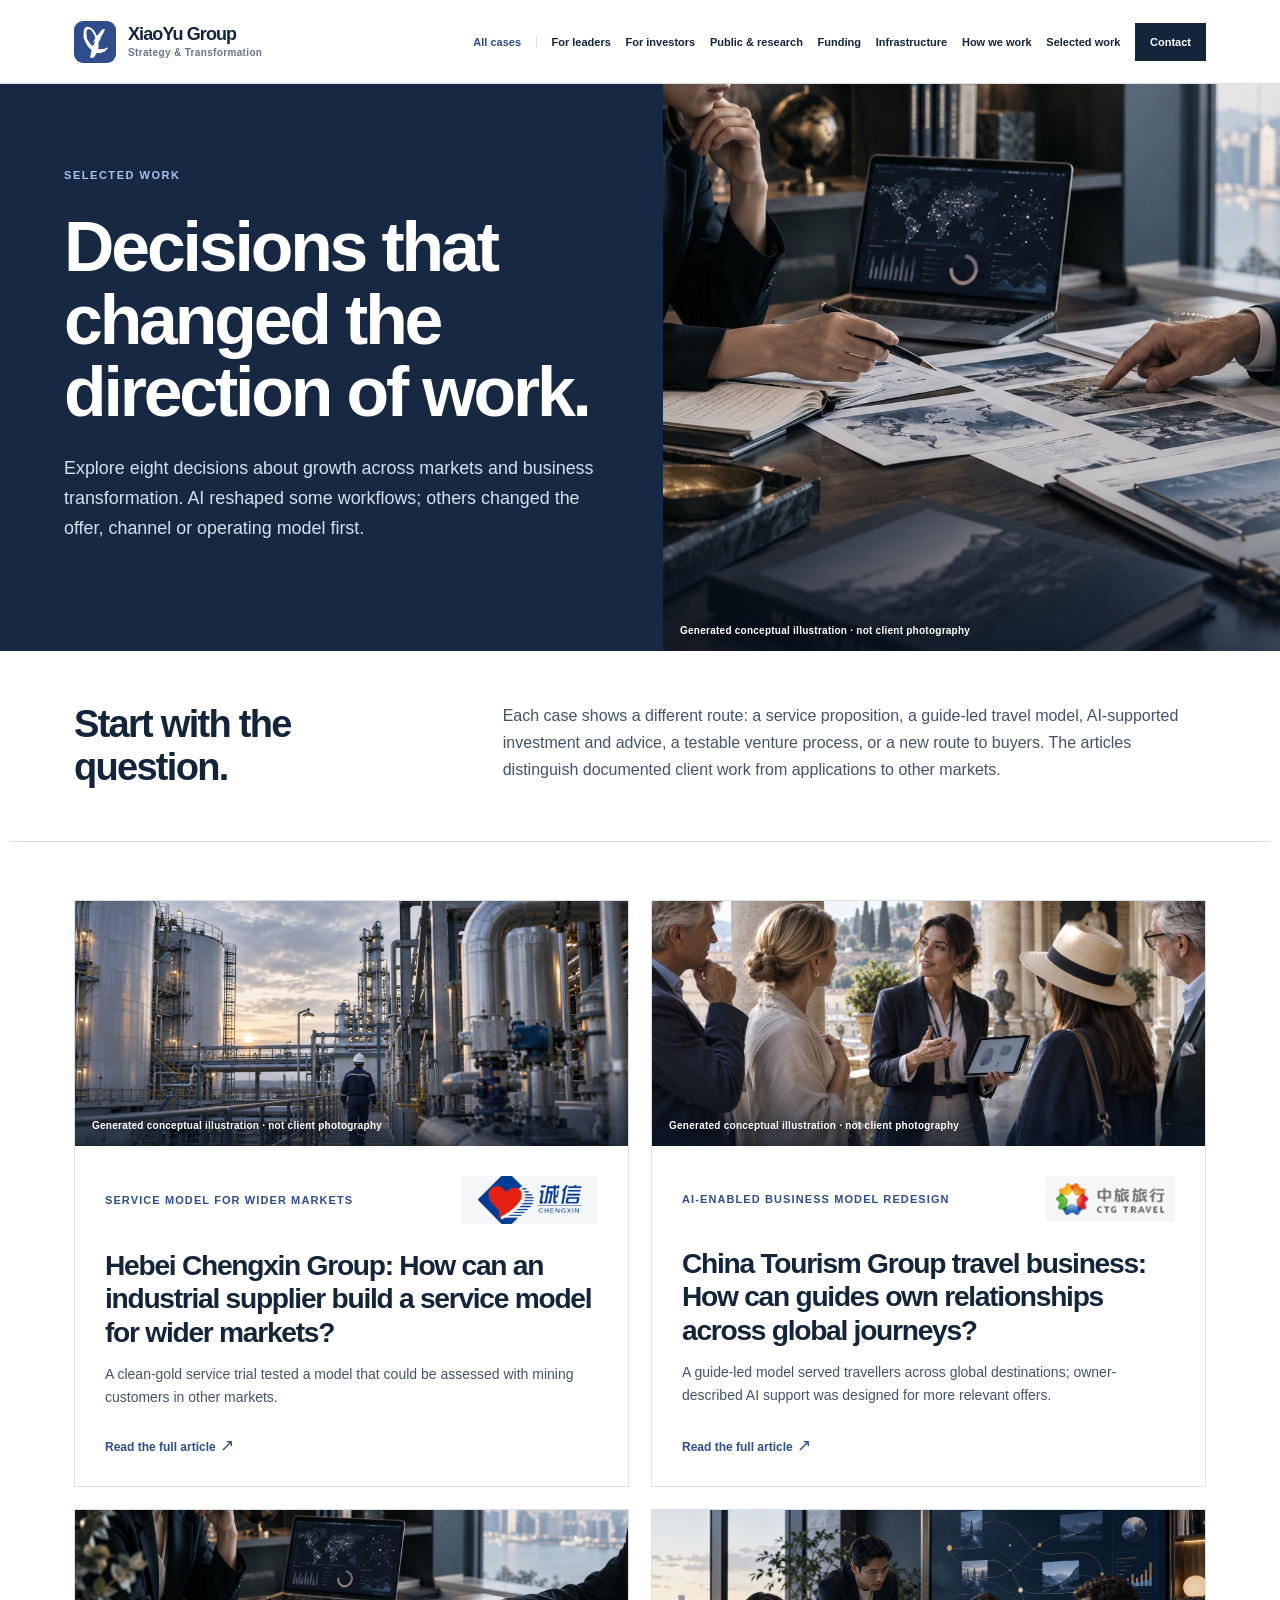
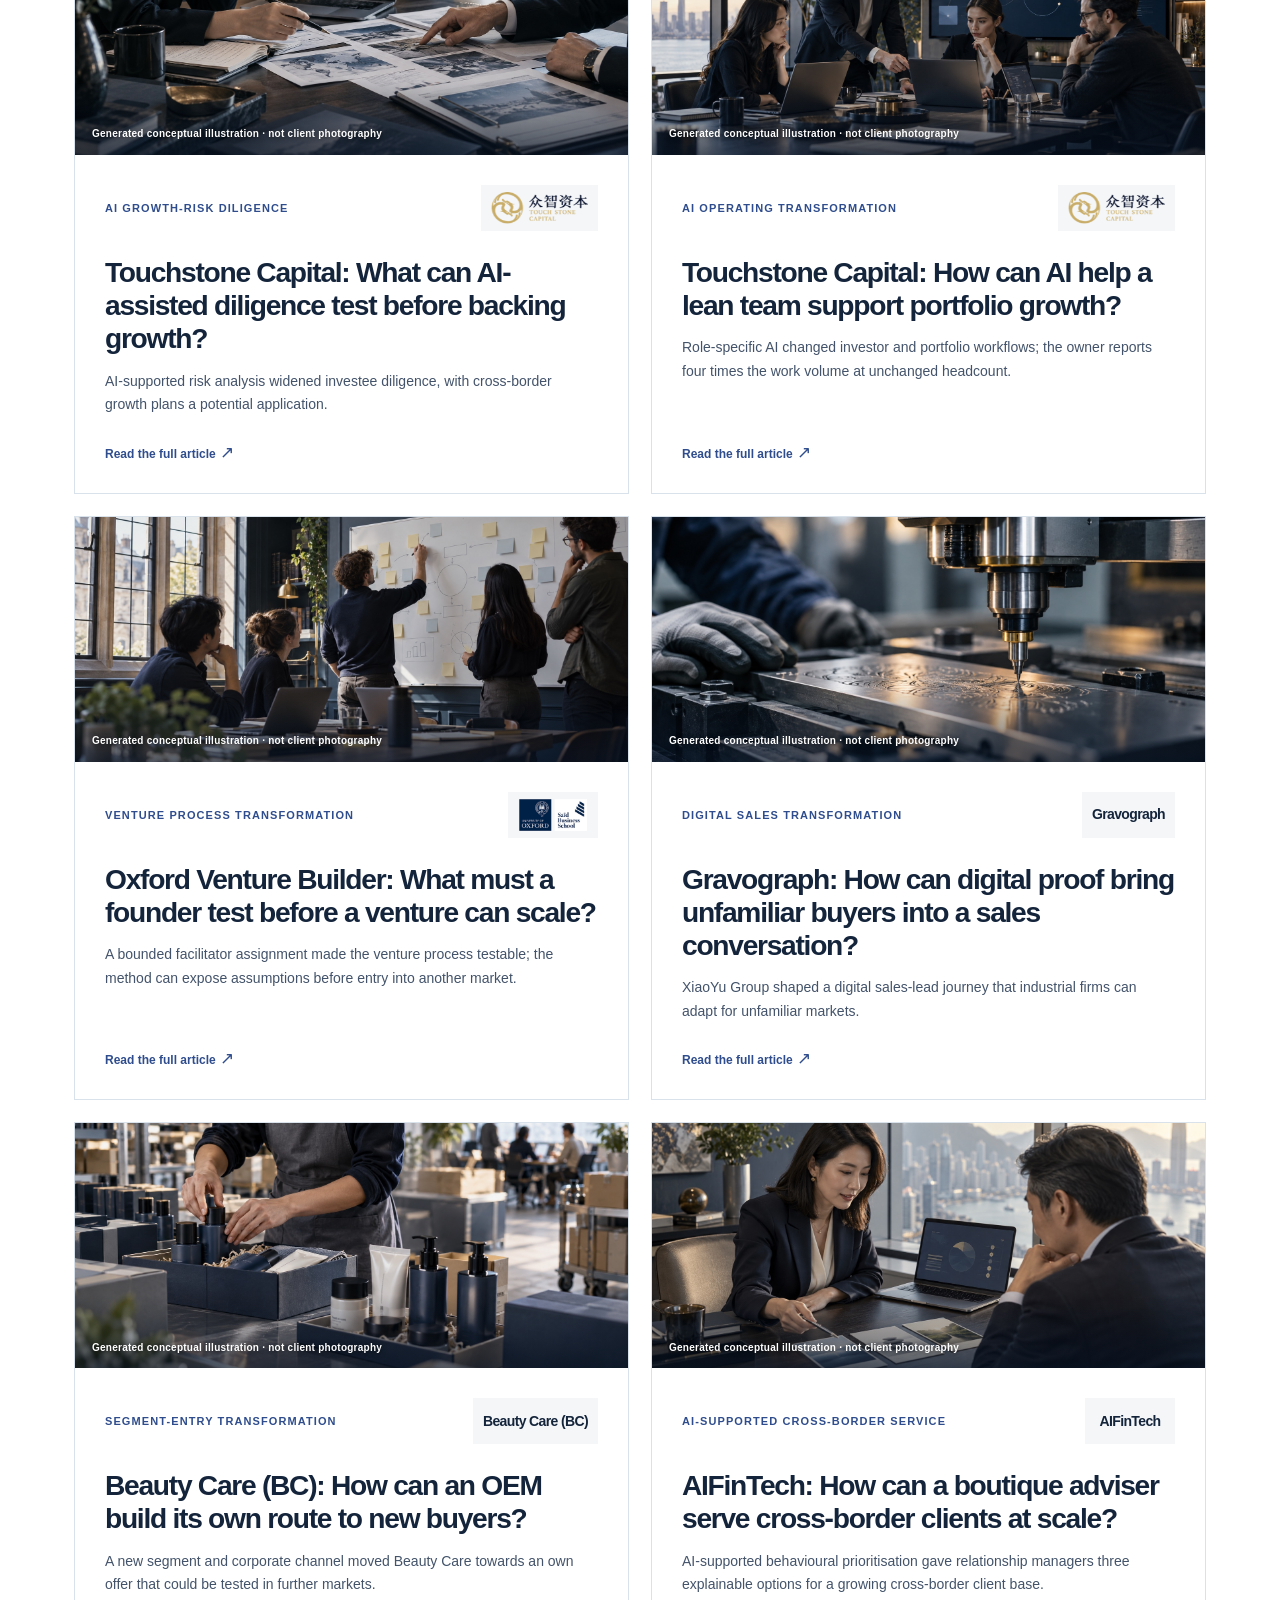
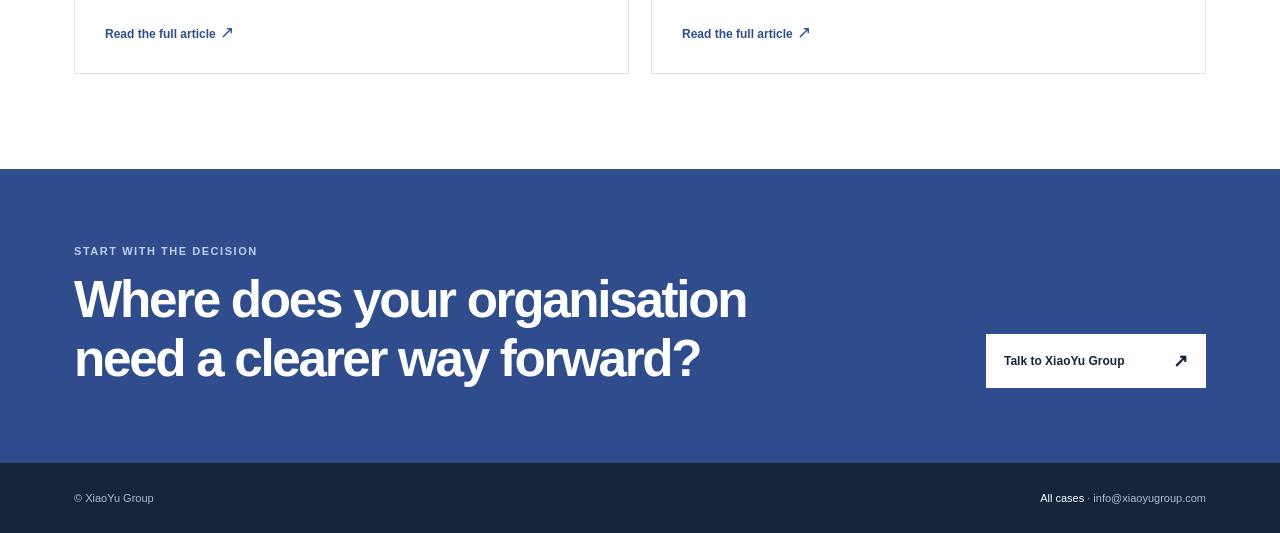
<file: cases/index.html>
<!doctype html>
<html lang="en"><head><meta charset="utf-8"><meta name="viewport" content="width=device-width, initial-scale=1"><meta name="robots" content="noindex, nofollow"><meta name="theme-color" content="#14223b"><meta name="description" content="Selected XiaoYu Group strategy, AI and venture development cases"><title>Case studies · XiaoYu Group</title><style>:root{--ink:#14223b;--blue:#2f4d8d;--blue2:#243d70;--paper:#fff;--fog:#f3f6fa;--mist:#e9eff7;--line:#d7deea;--body:#43536a;--muted:#65748a;--accent:#91acd7;--max:1260px;--pad:clamp(22px,5vw,72px)}
*{box-sizing:border-box}html{scroll-behavior:smooth}body{margin:0;background:var(--paper);color:var(--ink);font-family:'Aptos','Avenir Next','Segoe UI',sans-serif;-webkit-font-smoothing:antialiased}h1,h2,h3,p,ul{margin-top:0}h1,h2,h3{font-family:'Aptos Display','Avenir Next','Segoe UI',sans-serif;letter-spacing:-.045em}p{line-height:1.68;color:var(--body)}a{color:inherit;text-decoration:none}a:focus-visible{outline:3px solid #7092d7;outline-offset:4px}.shell{max-width:var(--max);margin:auto;padding-inline:var(--pad)}.skip{position:absolute;top:-100px;left:12px;z-index:100;padding:12px 16px;background:#fff;color:var(--ink)}.skip:focus{top:12px}
.site-head{position:sticky;top:0;z-index:40;border-bottom:1px solid var(--line);background:rgba(255,255,255,.96);backdrop-filter:blur(16px)}.head-row{min-height:77px;display:flex;align-items:center;justify-content:space-between;gap:25px}.brand{display:flex;align-items:center;gap:12px;min-width:0}.brand-mark{display:grid;place-items:center;width:42px;height:42px;flex:none;border-radius:9px;background:var(--blue);color:#fff;font-family:'Aptos Display',sans-serif;font-size:17px;font-weight:800;letter-spacing:-.11em;padding-right:2px}.brand-text{display:block;font-family:'Aptos Display',sans-serif;font-size:18px;font-weight:800;line-height:1.1;letter-spacing:-.05em}.brand-sub{display:block;margin-top:3px;color:var(--muted);font-size:10px;font-weight:700;letter-spacing:.035em}.head-nav{display:flex;align-items:center;gap:25px;color:var(--ink);font-size:12px;font-weight:700}.head-nav a:hover{color:var(--blue)}.head-nav .contact-link{padding:12px 15px;background:var(--ink);color:#fff}.head-nav .contact-link:hover{background:var(--blue);color:#fff}.eyebrow{font-size:11px!important;line-height:1.4!important;text-transform:uppercase;letter-spacing:.14em;font-weight:800!important;color:var(--blue)!important}
.page-hero{background:var(--fog);overflow:hidden}.hero-grid{display:grid;grid-template-columns:minmax(0,1.18fr) minmax(360px,.82fr);min-height:550px}.hero-copy{padding:72px 8% 60px 0;align-self:center}.crumb{display:inline-flex;align-items:center;gap:8px;margin-bottom:65px;color:var(--muted);font-size:12px;font-weight:700}.crumb:hover{color:var(--blue)}.crumb:before{content:'←';font-size:18px;line-height:1}.hero-copy h1{max-width:800px;margin:0 0 25px;font-size:clamp(47px,5.5vw,81px);line-height:1.05;font-weight:700}.hero-copy h1 em{font-style:normal;color:var(--blue)}.hero-lede{max-width:690px;margin:0;color:var(--body);font-size:clamp(17px,1.5vw,21px);line-height:1.58}.case-line{display:flex;align-items:center;gap:15px;flex-wrap:wrap;margin-top:38px;padding-top:21px;border-top:1px solid var(--line);color:var(--body);font-size:12px;font-weight:700}.case-line span+span:before{content:'·';margin-right:15px;color:var(--accent)}.hero-visual{position:relative;display:flex;align-items:center;justify-content:center;min-height:530px;margin-right:calc(-1 * max(var(--pad), (100vw - var(--max)) / 2 + var(--pad)));padding:50px clamp(35px,4vw,70px);background:var(--ink);color:#fff;overflow:hidden;isolation:isolate}.hero-visual:before{content:'';position:absolute;width:620px;height:620px;right:-230px;top:-260px;border-radius:50%;border:1px solid #566b91;box-shadow:0 0 0 74px rgba(225,234,249,.025),0 0 0 148px rgba(225,234,249,.025)}.visual-board{position:relative;z-index:1;width:min(100%,470px);padding:33px;background:#fff;color:var(--ink);box-shadow:17px 20px 0 rgba(65,98,159,.4)}.visual-board .micro{display:block;margin-bottom:30px;color:var(--blue);font-size:10px;font-weight:800;text-transform:uppercase;letter-spacing:.13em}.visual-board strong{display:block;margin-bottom:25px;font-family:'Aptos Display',sans-serif;font-size:clamp(24px,2.3vw,35px);line-height:1.17;letter-spacing:-.05em}.signal{display:grid;grid-template-columns:1fr 24px 1fr;align-items:center;gap:11px;border-top:1px solid var(--line);padding-top:23px}.signal span{padding:16px 13px;background:var(--fog);font-size:12px;font-weight:700;line-height:1.35}.signal i{font-style:normal;color:var(--blue);text-align:center;font-size:20px}.visual-note{margin-top:22px;color:var(--muted);font-size:11px;line-height:1.5}
.body-grid{display:grid;grid-template-columns:minmax(0,1.38fr) minmax(260px,.62fr);gap:clamp(50px,8vw,130px);padding-top:86px;padding-bottom:90px}.story section{margin-bottom:58px}.story h2{margin-bottom:17px;font-size:clamp(29px,3vw,40px);line-height:1.15}.story p{max-width:700px;font-size:16px}.story p:last-child{margin-bottom:0}.story-callout{padding:28px 32px;margin-bottom:58px;background:var(--mist);border-left:5px solid var(--blue)}.story-callout p{margin:0;color:var(--ink);font-family:'Aptos Display',sans-serif;font-size:clamp(18px,2vw,25px);font-weight:700;letter-spacing:-.035em;line-height:1.4}.side{align-self:start;position:sticky;top:116px}.client-card{padding:30px;background:var(--ink);color:#fff}.client-card .eyebrow{color:#a9c1ea!important}.client-logo{display:flex;align-items:center;justify-content:center;min-height:115px;margin:25px 0;padding:15px;background:#fff}.client-logo img{display:block;max-width:100%;max-height:70px;object-fit:contain}.client-wordmark{color:var(--ink);font-family:'Aptos Display',sans-serif;font-size:clamp(22px,2.2vw,31px);font-weight:800;letter-spacing:-.045em;text-align:center}.client-card dl{margin:0;border-top:1px solid #5e6f8d}.client-card div.data{padding:15px 0;border-bottom:1px solid #5e6f8d}.client-card dt{margin-bottom:5px;color:#adc3e8;font-size:10px;text-transform:uppercase;letter-spacing:.13em;font-weight:800}.client-card dd{margin:0;font-size:13px;line-height:1.5}.client-card .logo-note{margin:14px 0 0;color:#b7c8e5;font-size:10px}.related{padding:72px 0 84px;background:var(--fog)}.section-title{display:flex;justify-content:space-between;align-items:end;gap:25px;margin-bottom:30px}.section-title h2{margin:0;font-size:clamp(30px,3vw,43px)}.section-title a{font-size:12px;font-weight:800;color:var(--blue);border-bottom:1px solid currentColor;padding-bottom:4px}.related-grid,.cases-grid{display:grid;grid-template-columns:repeat(2,minmax(0,1fr));gap:18px}.related-card,.case-card{display:flex;flex-direction:column;min-height:260px;padding:30px;background:#fff;border:1px solid var(--line);transition:transform .2s,box-shadow .2s}.related-card:hover,.case-card:hover{transform:translateY(-3px);box-shadow:0 15px 35px rgba(20,34,59,.09)}.related-card small,.case-card small{color:var(--blue);font-size:11px;font-weight:800;letter-spacing:.1em;text-transform:uppercase}.related-card h3,.case-card h3{max-width:500px;margin:27px 0 13px;font-size:clamp(22px,2vw,29px);line-height:1.18}.related-card p,.case-card p{margin-bottom:25px;font-size:13px}.related-card b,.case-card b{margin-top:auto;color:var(--blue);font-size:12px}.related-card b:after,.case-card b:after{content:' ↗';font-size:17px;font-weight:400}.cta{padding:75px 0;background:var(--blue);color:#fff}.cta .shell{display:flex;justify-content:space-between;align-items:end;gap:35px}.cta h2{max-width:750px;margin:0;font-size:clamp(31px,4vw,55px)}.cta a{display:inline-flex;align-items:center;justify-content:space-between;gap:35px;min-width:220px;padding:16px 18px;background:#fff;color:var(--ink);font-size:12px;font-weight:800}.cta a:after{content:'↗';font-size:18px}.footer{padding:29px 0;background:var(--ink);color:#aebcd1;font-size:11px}.footer .shell{display:flex;justify-content:space-between;gap:25px}.footer a{color:#fff}
.index-hero{padding:90px 0 80px;background:var(--fog);overflow:hidden}.index-hero .shell{position:relative}.index-hero .shell:after{content:'';position:absolute;width:430px;height:430px;right:0;top:-150px;border-radius:50%;border:1px solid #c5d3e8;box-shadow:0 0 0 60px rgba(47,77,141,.035),0 0 0 120px rgba(47,77,141,.025);pointer-events:none}.index-hero h1{position:relative;max-width:900px;margin:0 0 25px;font-size:clamp(54px,6.1vw,88px);line-height:1.04}.index-hero p{position:relative;max-width:650px;font-size:18px}.index-hero .eyebrow{margin-bottom:28px}.index-intro{display:grid;grid-template-columns:.35fr .65fr;gap:50px;padding-top:60px;padding-bottom:60px;border-bottom:1px solid var(--line)}.index-intro h2{margin:0;font-size:clamp(28px,3vw,42px)}.index-intro p{margin:0;font-size:16px}.index-cases{padding-top:65px;padding-bottom:95px}.case-card{min-height:300px;position:relative;overflow:hidden}.case-card:before{content:attr(data-initial);position:absolute;right:-10px;bottom:-52px;color:#edf2f9;font-family:'Aptos Display',sans-serif;font-size:190px;font-weight:800;letter-spacing:-.13em;line-height:1;pointer-events:none}.case-card>*{position:relative}.case-card .card-top{display:flex;align-items:center;justify-content:space-between;gap:20px}.mini-logo{display:flex;align-items:center;justify-content:center;min-width:90px;height:46px;padding:7px 10px;background:var(--fog);font-family:'Aptos Display',sans-serif;font-size:13px;font-weight:800;text-align:center;letter-spacing:-.05em}.mini-logo img{display:block;max-width:125px;max-height:32px;object-fit:contain}.case-card h3{font-size:clamp(25px,2.4vw,34px);margin-top:35px}.case-card p{max-width:470px;font-size:14px}
@media(max-width:1000px){.hero-grid{grid-template-columns:1fr}.hero-copy{padding:55px 0 65px}.crumb{margin-bottom:40px}.hero-visual{margin-left:calc(-1 * var(--pad));margin-right:calc(-1 * var(--pad));min-height:430px}.body-grid{grid-template-columns:1fr}.side{position:static;max-width:550px}.index-hero .shell:after{opacity:.35}}
@media(max-width:620px){.head-row{min-height:67px}.brand-mark{width:36px;height:36px;font-size:14px}.brand-text{font-size:16px}.brand-sub{font-size:9px}.head-nav{gap:12px}.head-nav a:not(.contact-link){display:none}.head-nav .contact-link{padding:10px;font-size:11px}.hero-copy h1{font-size:43px}.hero-copy{padding-top:35px}.hero-visual{min-height:390px;padding:30px}.visual-board{padding:24px;box-shadow:10px 12px 0 rgba(65,98,159,.4)}.body-grid{padding-top:62px;padding-bottom:60px;gap:15px}.story section{margin-bottom:45px}.story h2{font-size:29px}.story p{font-size:15px}.related-grid,.cases-grid{grid-template-columns:1fr}.section-title{align-items:start;flex-direction:column}.cta .shell{align-items:start;flex-direction:column}.footer .shell{flex-direction:column}.index-hero{padding:68px 0}.index-hero h1{font-size:52px}.index-intro{grid-template-columns:1fr;gap:15px}.index-cases{padding-top:45px}.case-card{min-height:260px}}
@media(prefers-reduced-motion:reduce){*{scroll-behavior:auto!important;transition:none!important}}
.brand-mark{display:block;padding:0;object-fit:cover}.mini-logo .client-wordmark{font-size:14px;line-height:1.1}
.story-source{margin-top:4px!important;padding-top:22px;border-top:1px solid var(--line);font-size:13px!important;font-weight:700}.story-source a{color:var(--blue);border-bottom:1px solid currentColor;padding-bottom:4px}.story-source a:hover{color:var(--ink)}
.body-grid>*{min-width:0}.client-card{min-width:0}.client-card[data-case="hbcx"] .client-logo{position:relative;display:block;width:100%;height:128px;min-width:0;overflow:hidden}.client-card[data-case="hbcx"] .client-logo img{position:absolute;left:50%;top:50%;width:600px;max-width:none;max-height:none;height:auto;transform:translate(-50%,-50%)}.case-card[data-case="hbcx"] .mini-logo{position:relative;display:block;width:136px;height:48px;min-width:0;overflow:hidden;padding:0}.case-card[data-case="hbcx"] .mini-logo img{position:absolute;left:50%;top:50%;width:255px;max-width:none;max-height:none;height:auto;transform:translate(-50%,-50%)}
@media(max-width:1000px){.body-grid{grid-template-columns:minmax(0,1fr)}}

/* Keep the main XiaoYu routes available throughout the case collection. */
.site-head{isolation:isolate}
.head-row{min-height:83px;gap:20px}
.head-nav{gap:clamp(10px,1.15vw,18px);font-size:11px}
.head-nav a{white-space:nowrap}
.head-nav .all-cases{padding-right:clamp(10px,1.15vw,18px);border-right:1px solid var(--line);color:var(--blue)}
.head-nav .contact-link{padding:13px 15px}
.menu-toggle{display:none;width:44px;height:44px;flex:none;align-items:center;justify-content:center;border:1px solid var(--line);background:#fff;color:var(--ink);cursor:pointer}
.menu-toggle span,.menu-toggle span::before,.menu-toggle span::after{display:block;position:relative;width:19px;height:2px;background:currentColor;transition:transform .2s,opacity .2s}
.menu-toggle span::before,.menu-toggle span::after{content:"";position:absolute;left:0}
.menu-toggle span::before{top:-6px}
.menu-toggle span::after{top:6px}
.menu-toggle[aria-expanded="true"] span{background:transparent}
.menu-toggle[aria-expanded="true"] span::before{top:0;transform:rotate(45deg)}
.menu-toggle[aria-expanded="true"] span::after{top:0;transform:rotate(-45deg)}
.mobile-nav{display:none}
@media(max-width:1170px){
  .head-nav{display:none}
  .head-row{min-height:70px}
  .menu-toggle{display:inline-flex}
  .mobile-nav{display:none;position:absolute;left:0;right:0;top:100%;max-height:calc(100vh - 70px);overflow-y:auto;background:#fff;border-top:1px solid var(--line);border-bottom:1px solid var(--line);box-shadow:0 18px 30px rgba(20,34,59,.12);padding:12px var(--pad) 24px}
  .mobile-nav.open{display:flex;flex-direction:column}
  .mobile-nav a{padding:14px 0;border-bottom:1px solid var(--line);font-size:16px;font-weight:700}
  .mobile-nav .all-cases{color:var(--blue)}
  .mobile-nav .contact-link{display:inline-flex;align-self:flex-start;margin-top:16px;padding:14px 18px;border:0;background:var(--ink);color:#fff;font-size:14px}
}
@media(max-width:620px){
  .head-row{min-height:70px}
  .mobile-nav a:not(.contact-link){display:block}
}
@media(prefers-reduced-motion:reduce){.menu-toggle span,.menu-toggle span::before,.menu-toggle span::after{transition:none}}
</style><link rel="stylesheet" href="visual.css"></head><body><a class="skip" href="#main">Skip to content</a>
<header class="site-head"><div class="shell head-row"><a class="brand" href="../index.html" aria-label="XiaoYu Group home"><img class="brand-mark" src="[data-uri]" width="42" height="42" alt=""><span><span class="brand-text">XiaoYu Group</span><span class="brand-sub">Strategy &amp; Transformation</span></span></a><nav class="head-nav" aria-label="Primary"><a class="all-cases" href="index.html">All cases</a><a href="../index.html#leaders">For leaders</a><a href="../index.html#investors">For investors</a><a href="../index.html#public">Public &amp; research</a><a href="../index.html#funding">Funding</a><a href="../index.html#infrastructure">Infrastructure</a><a href="../index.html#approach">How we work</a><a href="../index.html#selected-work">Selected work</a><a href="../index.html#contact" class="contact-link">Contact</a></nav><button class="menu-toggle" type="button" aria-label="Open menu" aria-controls="case-mobile-nav" aria-expanded="false"><span></span></button></div><nav class="mobile-nav" id="case-mobile-nav" aria-label="Mobile"><a class="all-cases" href="index.html">All cases</a><a href="../index.html#leaders">For leaders</a><a href="../index.html#investors">For investors</a><a href="../index.html#public">Public &amp; research</a><a href="../index.html#funding">Funding</a><a href="../index.html#infrastructure">Infrastructure</a><a href="../index.html#approach">How we work</a><a href="../index.html#selected-work">Selected work</a><a href="../index.html#contact" class="contact-link">Contact</a></nav></header><script>
(() => {
  const button = document.querySelector('.menu-toggle');
  const menu = document.querySelector('.mobile-nav');
  const close = () => { button.setAttribute('aria-expanded', 'false'); button.setAttribute('aria-label', 'Open menu'); menu.classList.remove('open'); };
  button.addEventListener('click', () => {
    const opening = button.getAttribute('aria-expanded') !== 'true';
    button.setAttribute('aria-expanded', String(opening));
    button.setAttribute('aria-label', opening ? 'Close menu' : 'Open menu');
    menu.classList.toggle('open', opening);
  });
  menu.querySelectorAll('a').forEach(link => link.addEventListener('click', close));
  document.addEventListener('keydown', event => { if (event.key === 'Escape' && button.getAttribute('aria-expanded') === 'true') { close(); button.focus(); } });
  document.addEventListener('click', event => { if (button.getAttribute('aria-expanded') === 'true' && !event.target.closest('.site-head')) close(); });
  window.addEventListener('resize', () => { if (window.innerWidth > 1170) close(); });
})();
</script><noscript><style>@media(max-width:1170px){.menu-toggle{display:none}.mobile-nav{display:flex;position:static;flex-direction:column;max-height:none;box-shadow:none}}</style></noscript>
<main id="main"><section class="index-hero"><div class="shell index-hero-grid"><div class="index-hero-copy"><p class="eyebrow">Selected work</p><h1>Decisions that changed the direction of work.</h1><p>Explore eight decisions about growth across markets and business transformation. AI reshaped some workflows; others changed the offer, channel or operating model first.</p></div><figure class="index-hero-image"><img src="../assets/illustrations/touchstone-diligence.jpg" alt="Conceptual illustration of investment analysts reviewing evidence" loading="eager" decoding="async"><figcaption>Generated conceptual illustration · not client photography</figcaption></figure></div></section><div class="shell index-intro"><h2>Start with the question.</h2><p>Each case shows a different route: a service proposition, a guide-led travel model, AI-supported investment and advice, a testable venture process, or a new route to buyers. The articles distinguish documented client work from applications to other markets.</p></div><section class="shell index-cases" aria-label="Case studies"><div class="cases-grid"><a class="case-card" data-case="hbcx" data-initial="H" href="hbcx.html"><figure class="card-image"><img src="../assets/illustrations/hbcx.jpg" alt="Conceptual illustration of an industrial processing facility" loading="lazy" decoding="async"><figcaption>Generated conceptual illustration · not client photography</figcaption></figure><div class="card-top"><small>Service model for wider markets</small><span class="mini-logo"><img src="[data-uri]" alt="Hebei Chengxin Group logo"></span></div><h3>Hebei Chengxin Group: How can an industrial supplier build a service model for wider markets?</h3><p>A clean-gold service trial tested a model that could be assessed with mining customers in other markets.</p><b>Read the full article</b></a><a class="case-card" data-case="cts" data-initial="C" href="cts.html"><figure class="card-image"><img src="../assets/illustrations/cts.jpg" alt="Conceptual illustration of a tour leader with a small group" loading="lazy" decoding="async"><figcaption>Generated conceptual illustration · not client photography</figcaption></figure><div class="card-top"><small>AI-enabled business model redesign</small><span class="mini-logo"><img src="[data-uri]" alt="CTG Travel brand mark"></span></div><h3>China Tourism Group travel business: How can guides own relationships across global journeys?</h3><p>A guide-led model served travellers across global destinations; owner-described AI support was designed for more relevant offers.</p><b>Read the full article</b></a><a class="case-card" data-case="touchstone-diligence" data-initial="T" href="touchstone-diligence.html"><figure class="card-image"><img src="../assets/illustrations/touchstone-diligence.jpg" alt="Conceptual illustration of investment analysts reviewing evidence" loading="lazy" decoding="async"><figcaption>Generated conceptual illustration · not client photography</figcaption></figure><div class="card-top"><small>AI growth-risk diligence</small><span class="mini-logo"><img src="[data-uri]" alt="Touchstone Capital logo from the 2025 project records"></span></div><h3>Touchstone Capital: What can AI-assisted diligence test before backing growth?</h3><p>AI-supported risk analysis widened investee diligence, with cross-border growth plans a potential application.</p><b>Read the full article</b></a><a class="case-card" data-case="touchstone-exoskeleton" data-initial="T" href="touchstone-exoskeleton.html"><figure class="card-image"><img src="../assets/illustrations/touchstone-exoskeleton.jpg" alt="Conceptual illustration of a small investment team at work" loading="lazy" decoding="async"><figcaption>Generated conceptual illustration · not client photography</figcaption></figure><div class="card-top"><small>AI operating transformation</small><span class="mini-logo"><img src="[data-uri]" alt="Touchstone Capital logo from the 2025 project records"></span></div><h3>Touchstone Capital: How can AI help a lean team support portfolio growth?</h3><p>Role-specific AI changed investor and portfolio workflows; the owner reports four times the work volume at unchanged headcount.</p><b>Read the full article</b></a><a class="case-card" data-case="oxford" data-initial="O" href="oxford.html"><figure class="card-image"><img src="../assets/illustrations/oxford.jpg" alt="Conceptual illustration of founders mapping venture decisions" loading="lazy" decoding="async"><figcaption>Generated conceptual illustration · not client photography</figcaption></figure><div class="card-top"><small>Venture process transformation</small><span class="mini-logo"><img src="[data-uri]" alt="University of Oxford Saïd Business School logo"></span></div><h3>Oxford Venture Builder: What must a founder test before a venture can scale?</h3><p>A bounded facilitator assignment made the venture process testable; the method can expose assumptions before entry into another market.</p><b>Read the full article</b></a><a class="case-card" data-case="gravograph" data-initial="G" href="gravograph.html"><figure class="card-image"><img src="../assets/illustrations/gravograph.jpg" alt="Conceptual illustration of a precision engraving process" loading="lazy" decoding="async"><figcaption>Generated conceptual illustration · not client photography</figcaption></figure><div class="card-top"><small>Digital sales transformation</small><span class="mini-logo"><span class="client-wordmark">Gravograph</span></span></div><h3>Gravograph: How can digital proof bring unfamiliar buyers into a sales conversation?</h3><p>XiaoYu Group shaped a digital sales-lead journey that industrial firms can adapt for unfamiliar markets.</p><b>Read the full article</b></a><a class="case-card" data-case="beauty-care" data-initial="B" href="beauty-care.html"><figure class="card-image"><img src="../assets/illustrations/cosmetics.jpg" alt="Conceptual illustration of unbranded skincare products being packed" loading="lazy" decoding="async"><figcaption>Generated conceptual illustration · not client photography</figcaption></figure><div class="card-top"><small>Segment-entry transformation</small><span class="mini-logo"><span class="client-wordmark">Beauty Care (BC)</span></span></div><h3>Beauty Care (BC): How can an OEM build its own route to new buyers?</h3><p>A new segment and corporate channel moved Beauty Care towards an own offer that could be tested in further markets.</p><b>Read the full article</b></a><a class="case-card" data-case="aifintech" data-initial="A" href="aifintech.html"><figure class="card-image"><img src="../assets/illustrations/aifintech.jpg" alt="Conceptual illustration of a wealth adviser discussing options with a client" loading="lazy" decoding="async"><figcaption>Generated conceptual illustration · not client photography</figcaption></figure><div class="card-top"><small>AI-supported cross-border service</small><span class="mini-logo"><span class="client-wordmark">AIFinTech</span></span></div><h3>AIFinTech: How can a boutique adviser serve cross-border clients at scale?</h3><p>AI-supported behavioural prioritisation gave relationship managers three explainable options for a growing cross-border client base.</p><b>Read the full article</b></a></div></section></main><section class="cta"><div class="shell"><div><p class="eyebrow" style="color:#bfceed!important">Start with the decision</p><h2>Where does your organisation need a clearer way forward?</h2></div><a href="mailto:info@xiaoyugroup.com?subject=Strategy%20enquiry">Talk to XiaoYu Group</a></div></section><footer class="footer"><div class="shell"><span>© XiaoYu Group</span><span><a href="index.html">All cases</a> · info@xiaoyugroup.com</span></div></footer></body></html>
</file>
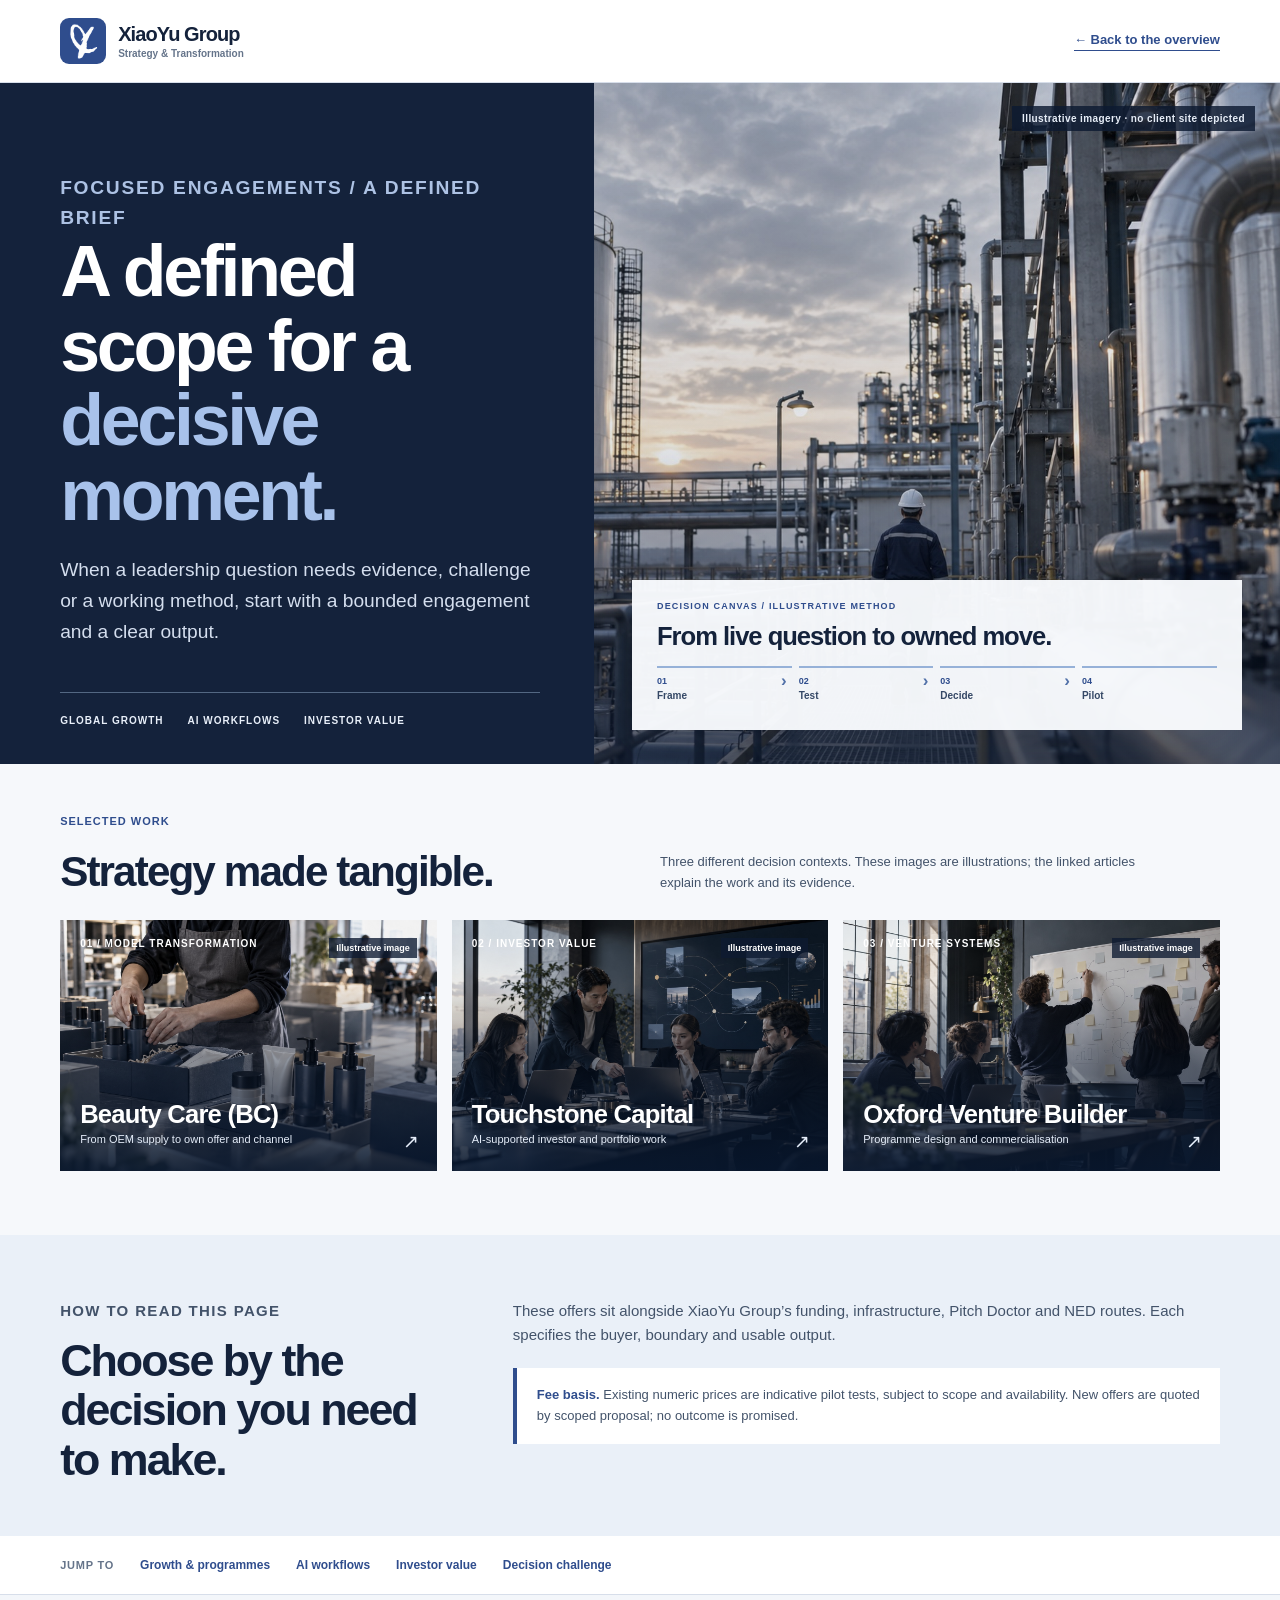
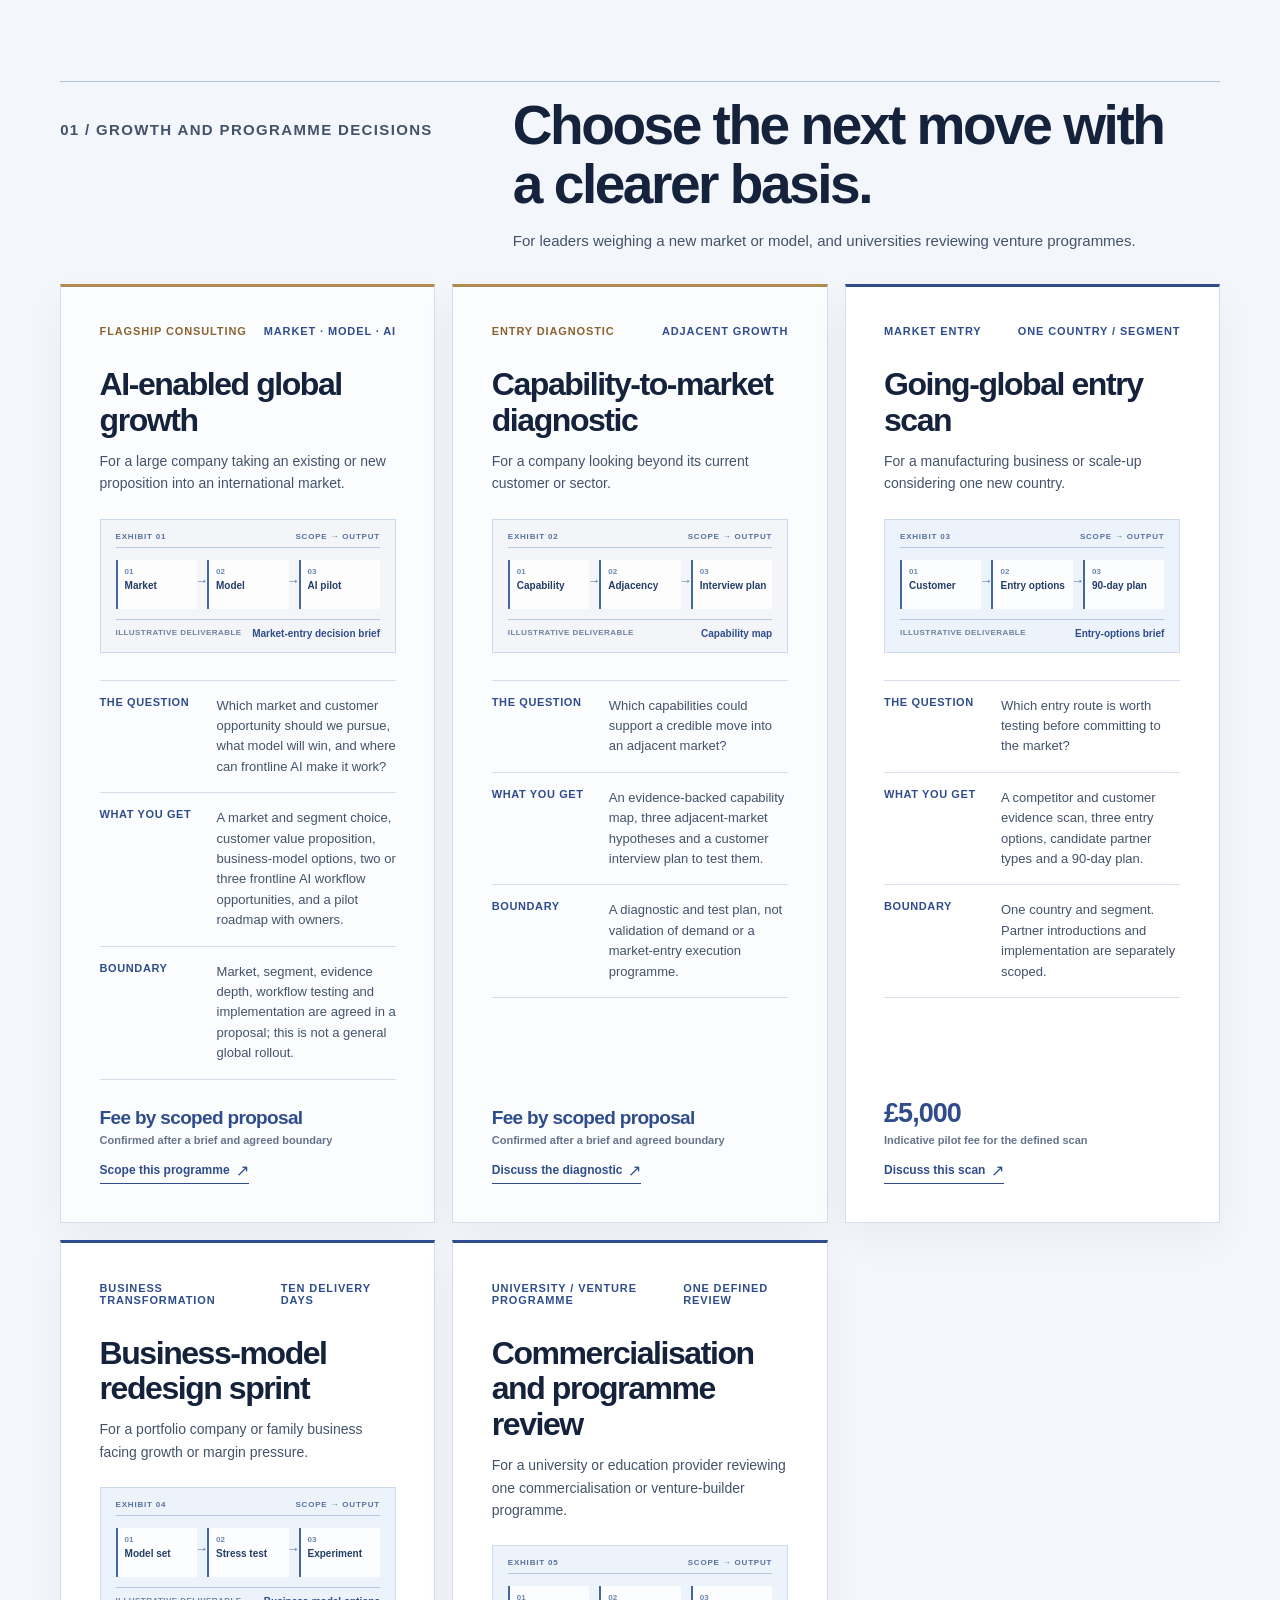
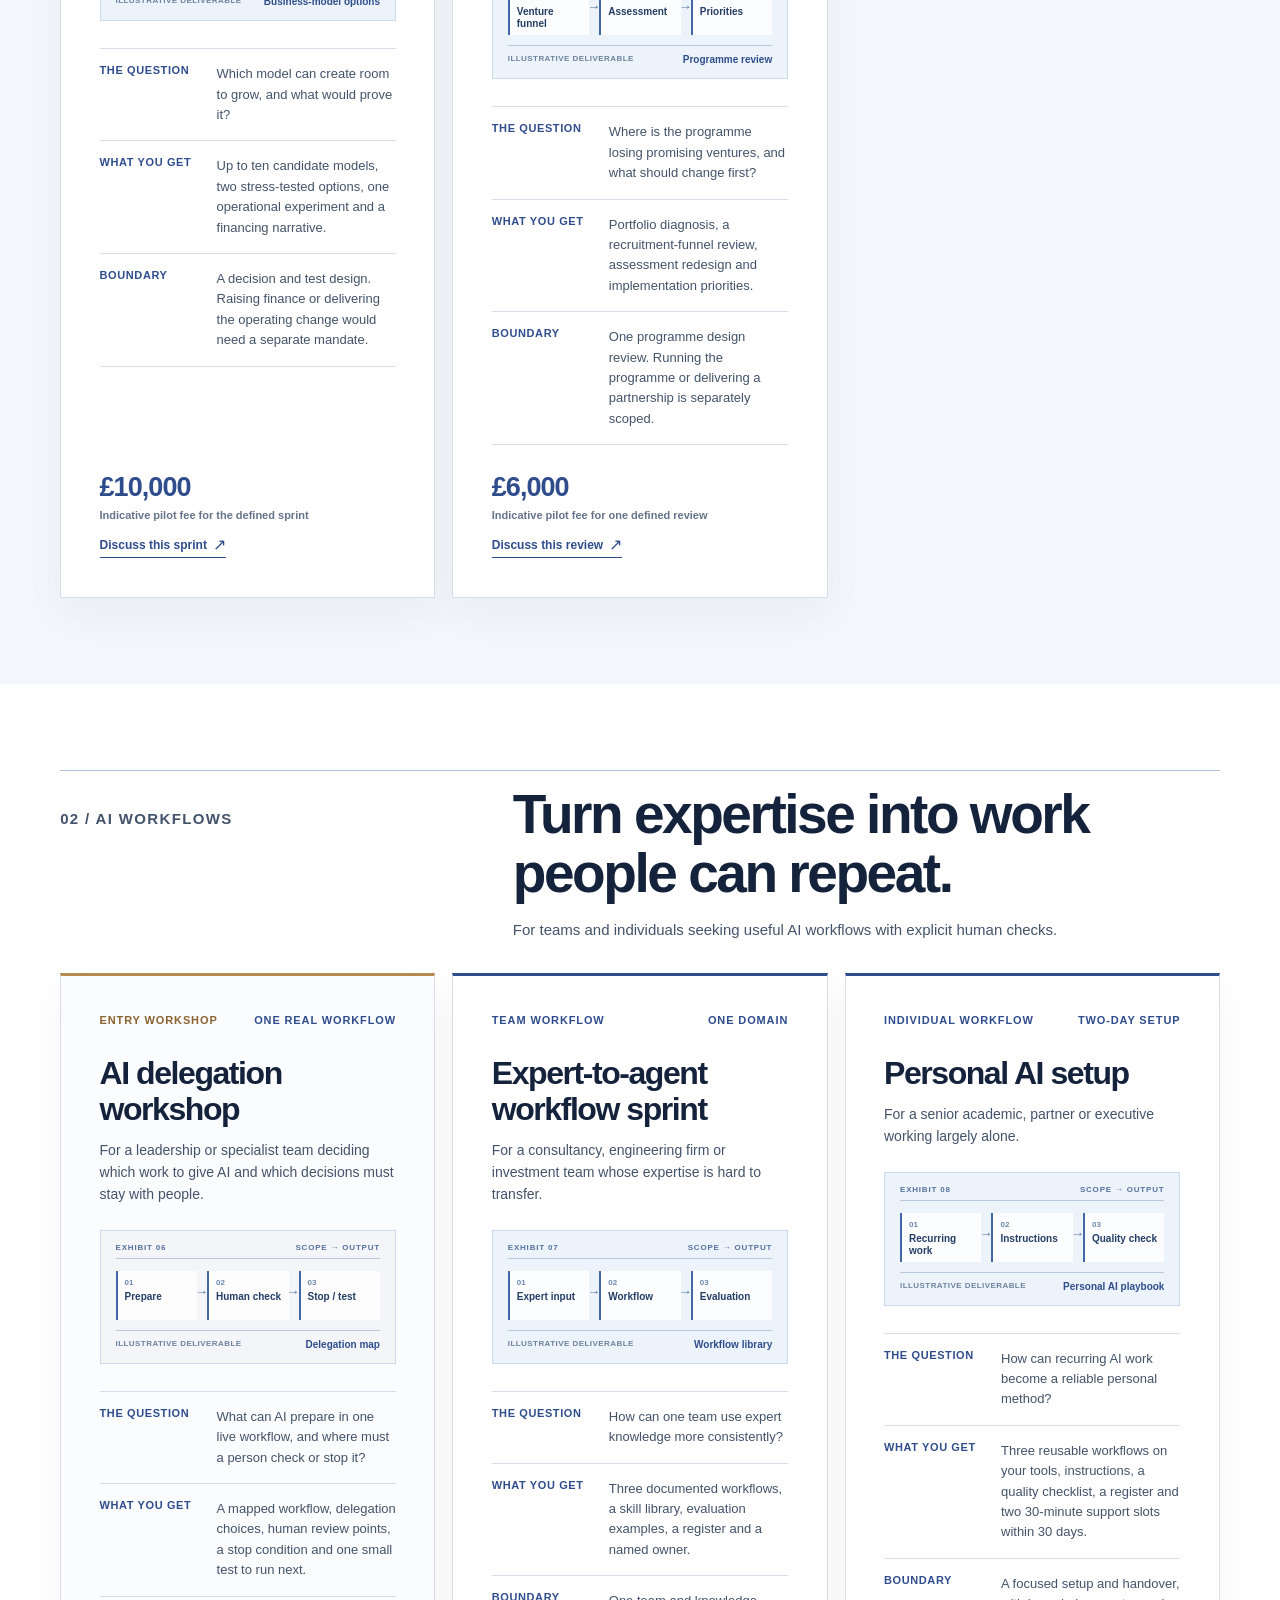
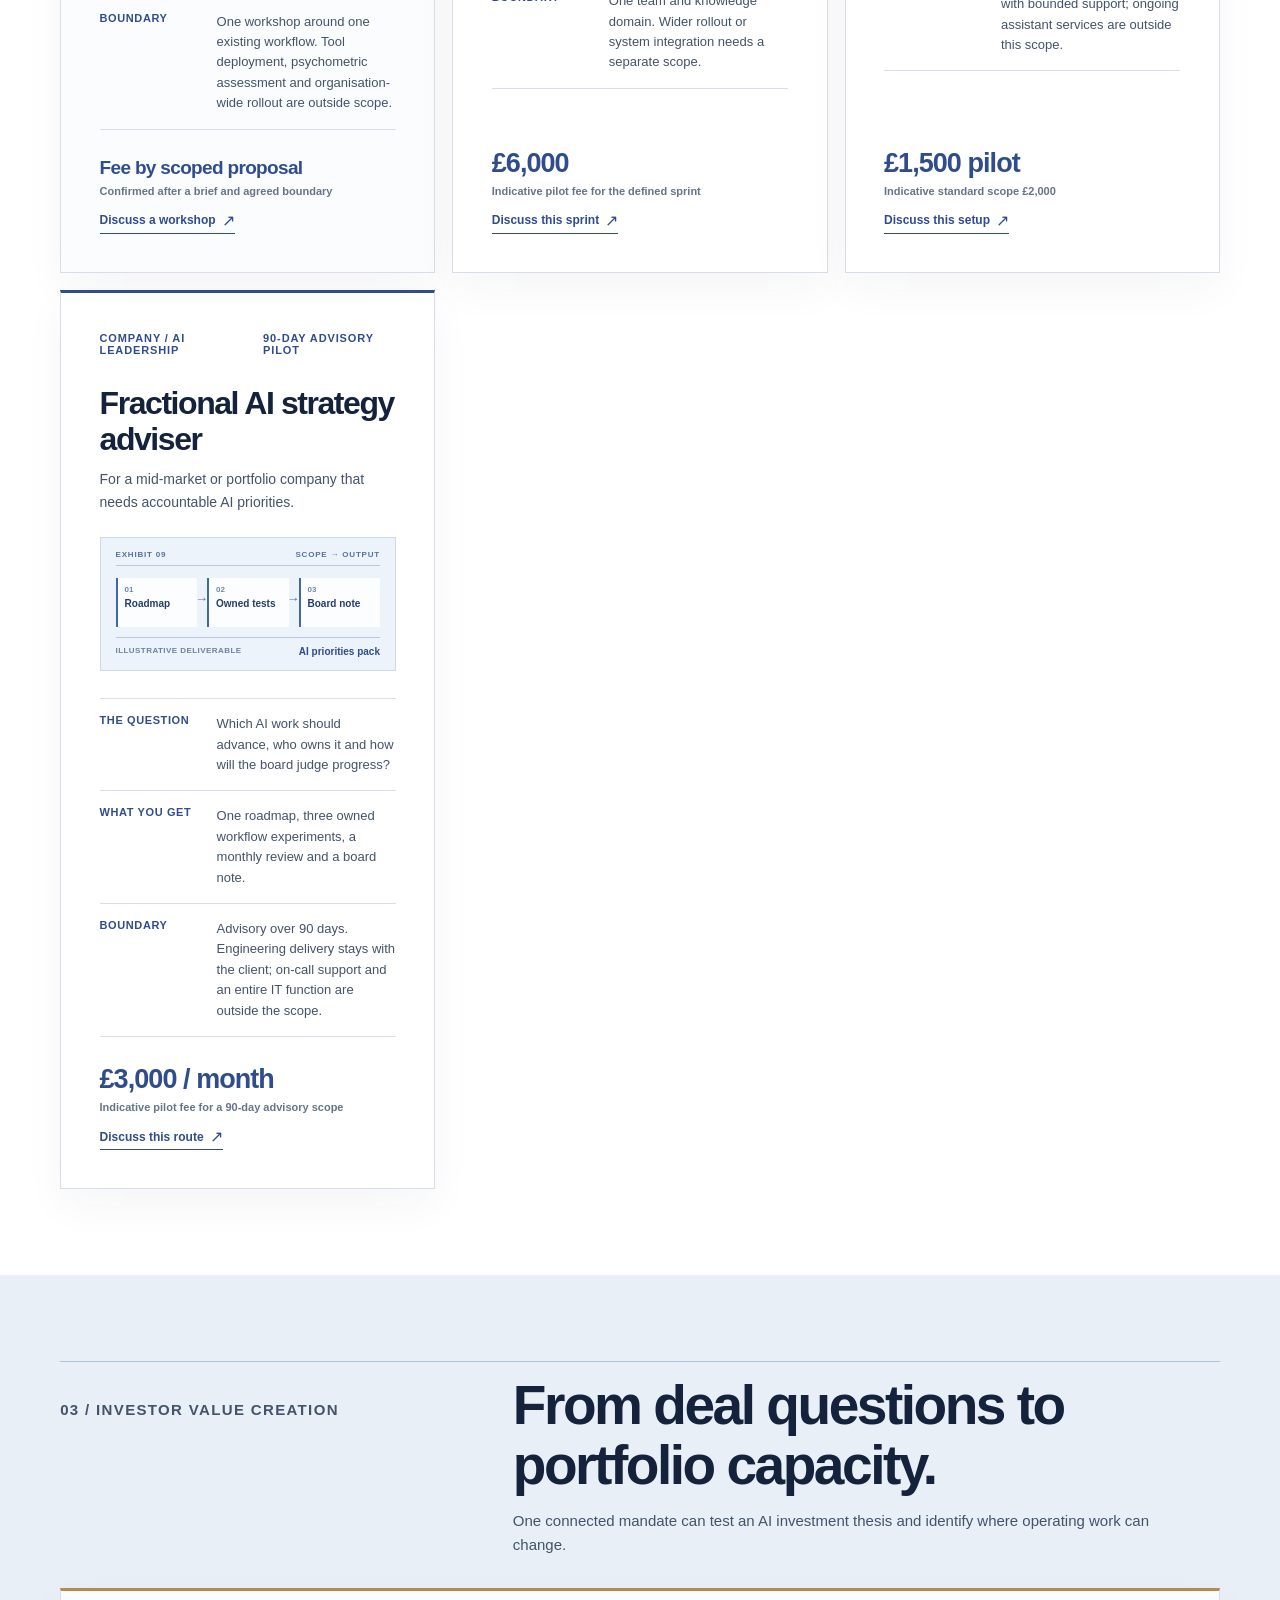
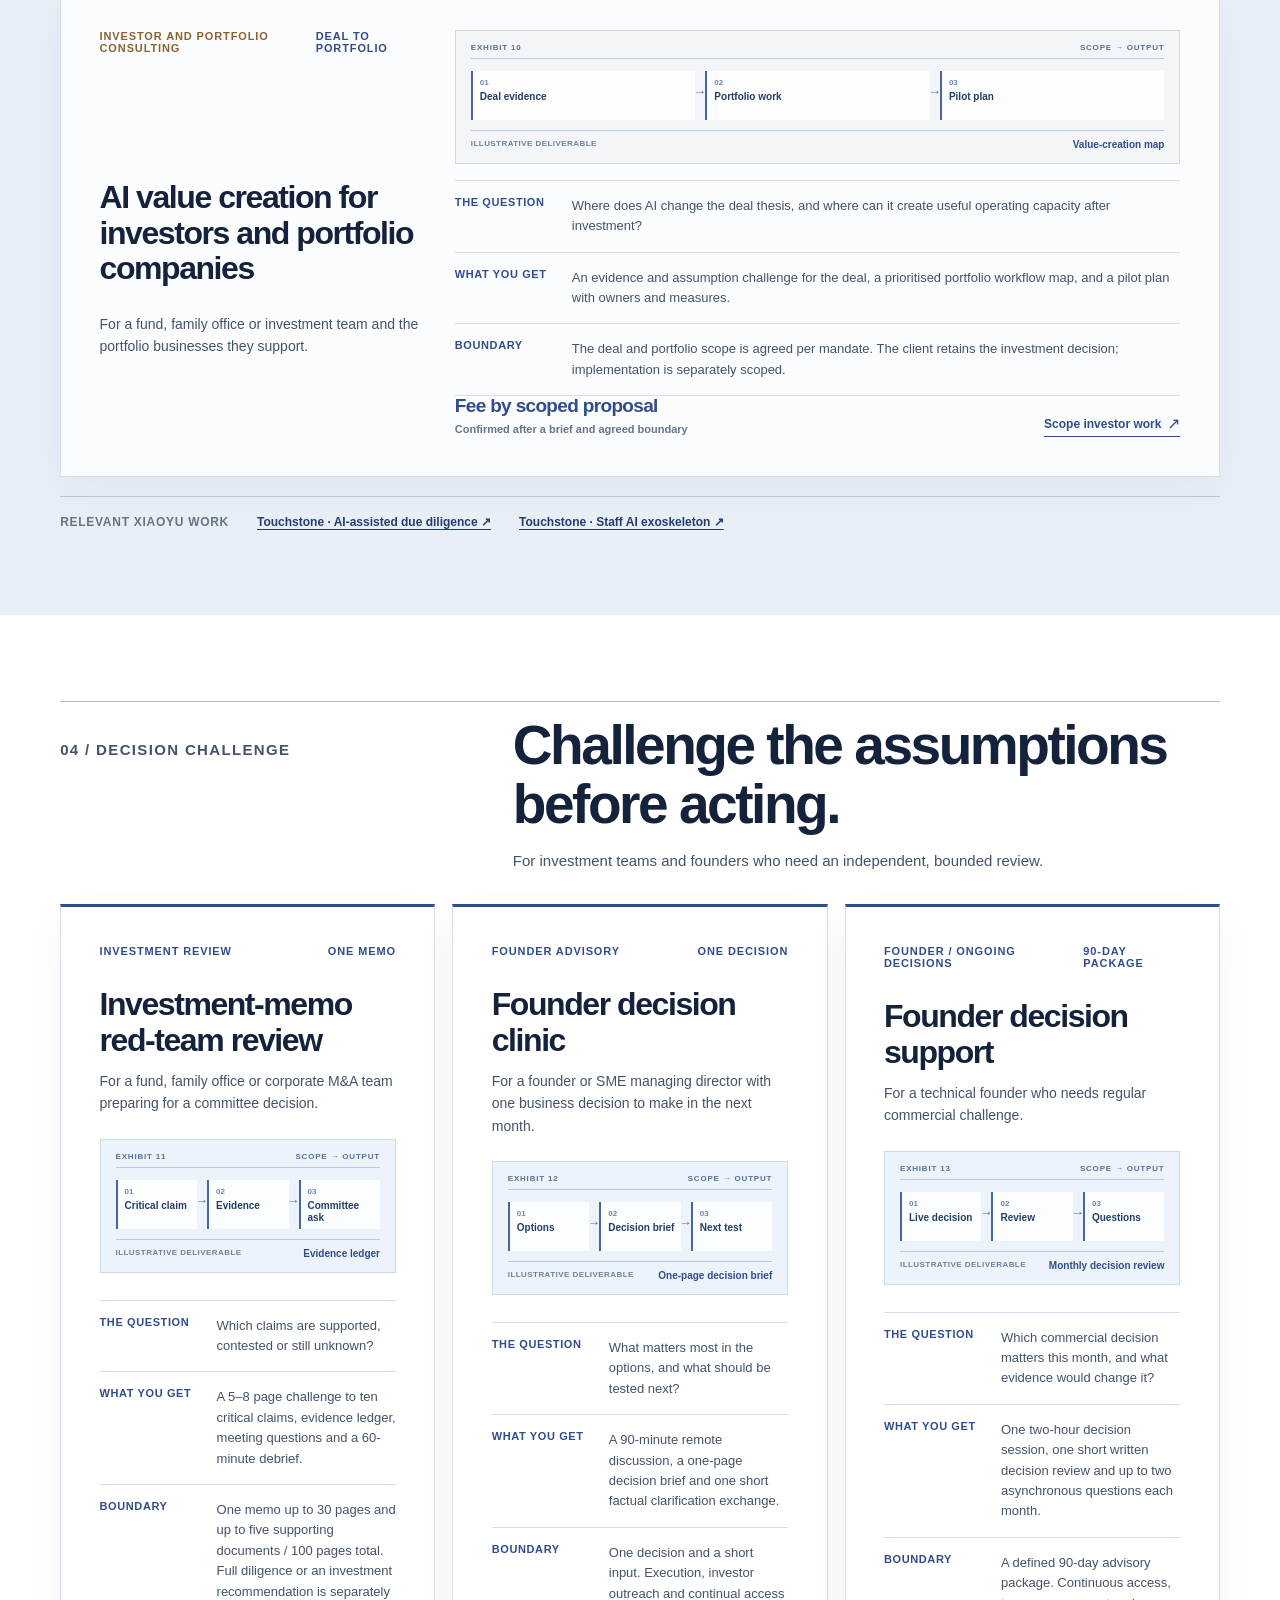
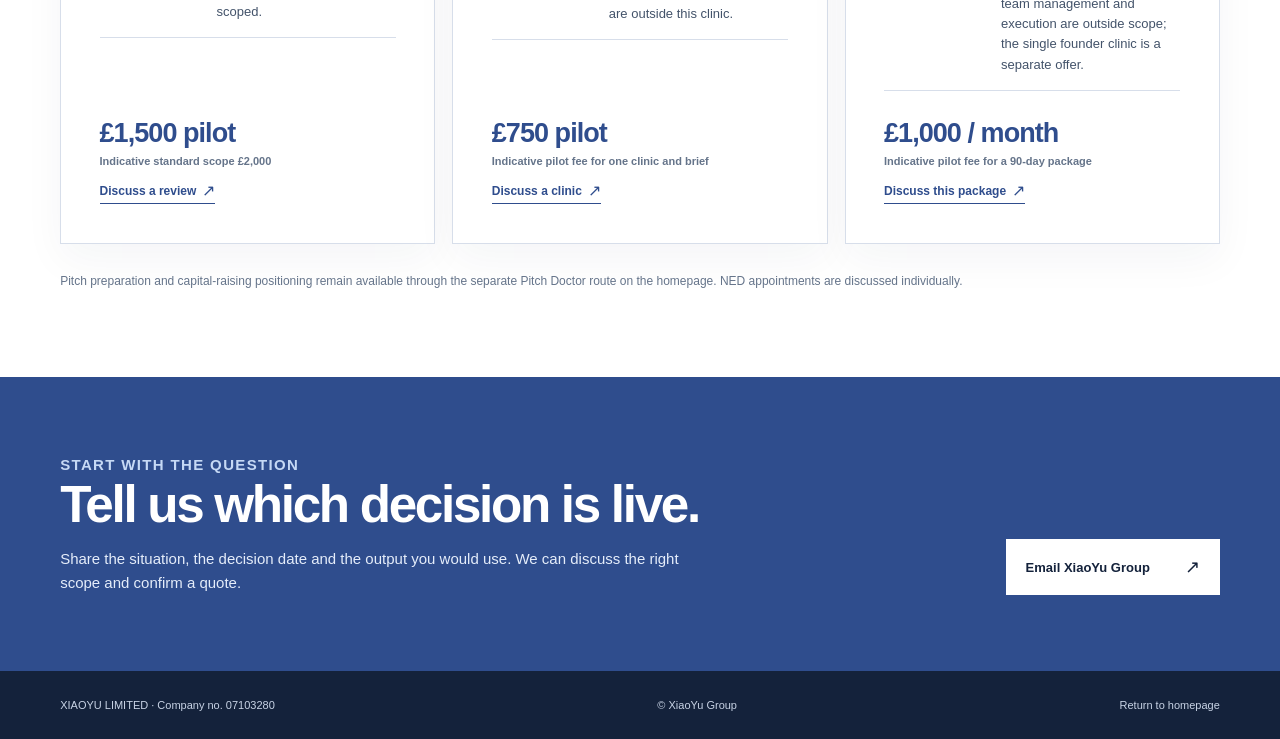
<file: engagements.html>
<!doctype html>
<html lang="en">
<head>
  <meta name="robots" content="noindex, nofollow">
  <meta charset="utf-8">
  <meta name="viewport" content="width=device-width,initial-scale=1">
  <meta name="theme-color" content="#2f4d8d">
  <meta name="description" content="Explore defined-scope XiaoYu Group engagements for growth, AI workflows and critical decisions, with indicative pilot fees and scoped proposal routes.">
  <title>Focused engagements | XiaoYu Group</title>
  <style>
    :root{--blue:#2f4d8d;--deep:#243d70;--navy:#14223b;--fog:#f3f6fa;--mist:#e9eff7;--line:#d7deea;--body:#43536a;--muted:#65748a;--pad:clamp(22px,4.7vw,76px);--font:"Aptos","Avenir Next","Segoe UI",sans-serif}*{box-sizing:border-box}html{scroll-behavior:smooth;scroll-padding-top:92px}body{margin:0;color:var(--navy);background:white;font-family:var(--font);-webkit-font-smoothing:antialiased}a{color:inherit;text-decoration:none}h1,h2,h3,p{margin-top:0}h1,h2,h3{letter-spacing:-.045em}p{line-height:1.6}::selection{background:#dbe5f2}a:focus-visible{outline:3px solid #6283ca;outline-offset:4px}.shell{width:min(100%,1520px);margin:auto;padding-inline:var(--pad)}.eyebrow{margin:0 0 17px;color:var(--blue);font-size:11px;font-weight:800;letter-spacing:.09em;text-transform:uppercase}.site-header{position:sticky;top:0;z-index:20;background:white;border-bottom:1px solid var(--line)}.header-inner{min-height:82px;display:flex;justify-content:space-between;align-items:center;gap:18px}.brand{display:flex;align-items:center;gap:12px;min-width:0}.brand img{width:46px;height:46px;object-fit:cover;border-radius:9px}.brand strong{display:block;font-size:20px;line-height:1.1;letter-spacing:-.045em}.brand small{display:block;margin-top:3px;color:var(--muted);font-size:10px;font-weight:650}.back{white-space:nowrap;color:var(--blue);font-size:13px;font-weight:750;border-bottom:1px solid var(--blue);padding-bottom:3px}.back:hover{color:var(--navy)}.hero{background:var(--navy);color:white;padding:clamp(80px,8vw,125px) 0 clamp(70px,7vw,100px);overflow:hidden;position:relative}.hero:after{content:"";position:absolute;right:-250px;top:-340px;width:720px;height:720px;border:1px solid rgba(200,220,255,.22);border-radius:50%;box-shadow:0 0 0 78px rgba(215,230,255,.026),0 0 0 156px rgba(215,230,255,.022)}.hero .shell{position:relative;z-index:1}.hero .eyebrow{color:#adc2e4}.hero h1{max-width:1000px;margin:0 0 23px;font-size:clamp(47px,6vw,83px);line-height:1.04;font-weight:600}.hero h1 em{font-style:normal;color:#a8c2eb}.hero p{max-width:690px;margin:0;color:#d4deee;font-size:clamp(17px,1.5vw,20px)}.hero-bar{display:flex;flex-wrap:wrap;gap:18px 42px;margin-top:54px;padding-top:22px;border-top:1px solid #536782;color:#e8eff9;font-size:12px;font-weight:700;letter-spacing:.02em}.intro{padding:64px 0 52px;background:var(--mist)}.intro-grid{display:grid;grid-template-columns:.36fr .64fr;gap:55px;align-items:start}.intro h2{margin:0;font-size:clamp(32px,3.5vw,49px);font-weight:600;line-height:1.1}.intro p{margin:0 0 13px;color:var(--body);font-size:15px}.fee-note{margin-top:21px;padding:17px 20px;border-left:4px solid var(--blue);background:white;color:var(--body);font-size:13px;line-height:1.6}.fee-note strong{color:var(--blue)}.jump{padding:22px 0;background:white;border-bottom:1px solid var(--line)}.jump .shell{display:flex;align-items:center;flex-wrap:wrap;gap:11px 26px}.jump strong{color:var(--muted);font-size:11px;text-transform:uppercase;letter-spacing:.07em}.jump a{color:var(--blue);font-size:12px;font-weight:700}.jump a:hover{text-decoration:underline;text-underline-offset:4px}.section{padding:86px 0}.section:nth-of-type(even){background:var(--fog)}.section-title{display:grid;grid-template-columns:.36fr .64fr;gap:55px;align-items:start;margin-bottom:31px}.section-title h2{max-width:690px;margin:0;font-size:clamp(36px,4.3vw,59px);line-height:1.08;font-weight:600}.section-title p{max-width:650px;margin:14px 0 0;color:var(--body);font-size:15px}.offer-grid{display:grid;grid-template-columns:repeat(3,minmax(0,1fr));gap:17px}.offer{min-width:0;display:flex;flex-direction:column;padding:clamp(26px,3vw,43px);background:white;border:1px solid var(--line);border-top:3px solid var(--blue);scroll-margin-top:108px}.offer-meta{display:flex;align-items:baseline;justify-content:space-between;gap:15px;margin-bottom:30px;color:var(--blue);font-size:11px;font-weight:800;letter-spacing:.08em;text-transform:uppercase}.offer h3{max-width:600px;margin:0 0 11px;font-size:clamp(27px,2.5vw,37px);line-height:1.12;font-weight:650}.offer .buyer{margin:0 0 24px;color:var(--body);font-size:14px}.offer dl{margin:0 0 28px;border-top:1px solid var(--line)}.offer dl div{display:grid;grid-template-columns:102px minmax(0,1fr);gap:15px;padding:15px 0;border-bottom:1px solid var(--line)}.offer dt{color:var(--blue);font-size:11px;font-weight:800;text-transform:uppercase;letter-spacing:.055em}.offer dd{margin:0;color:var(--body);font-size:13px;line-height:1.57}.offer-price{display:flex;align-items:end;justify-content:space-between;flex-wrap:wrap;gap:12px 20px;margin-top:auto}.offer-price strong{display:block;color:var(--blue);font-size:27px;letter-spacing:-.035em;line-height:1.1}.offer-price small{display:block;margin-top:5px;color:var(--muted);font-size:11px;font-weight:650;line-height:1.4}.offer-price a{display:inline-flex;align-items:center;gap:6px;padding-bottom:3px;border-bottom:1px solid var(--blue);color:var(--blue);font-size:12px;font-weight:800}.offer-price a:after{content:"↗";font-size:16px;font-weight:400}.offer-price a:hover{color:var(--navy)}.scope-line{max-width:1000px;margin:28px 0 0;color:var(--muted);font-size:12px}.contact{padding:76px 0;background:var(--blue);color:white}.contact-grid{display:grid;grid-template-columns:1fr auto;gap:30px;align-items:end}.contact .eyebrow{color:#c6d9f5}.contact h2{max-width:780px;margin:0 0 14px;font-size:clamp(38px,4vw,58px);font-weight:600;line-height:1.1}.contact p{max-width:650px;margin:0;color:#e5edfa;font-size:15px}.button{display:inline-flex;align-items:center;justify-content:space-between;gap:35px;min-width:185px;padding:17px 20px;background:white;color:var(--navy);font-size:13px;font-weight:800}.button:after{content:"↗";font-size:18px;font-weight:400}.button:hover{background:var(--mist)}footer{padding:28px 0;background:var(--navy);color:#c8d3e5;font-size:11px}footer .shell{display:flex;justify-content:space-between;flex-wrap:wrap;gap:15px}footer a:hover{color:white;text-decoration:underline}
    @media(max-width:1140px){.offer-grid{grid-template-columns:repeat(2,minmax(0,1fr))}.offer-grid .offer:last-child:nth-child(odd){grid-column:1/-1}}
    @media(max-width:800px){.intro-grid,.section-title{grid-template-columns:1fr;gap:15px}.offer-grid{grid-template-columns:1fr}.contact-grid{grid-template-columns:1fr}.hero{padding-top:75px}.section{padding:70px 0}}
    @media(max-width:420px){html{scroll-padding-top:76px}.header-inner{min-height:70px}.brand img{width:39px;height:39px}.brand strong{font-size:17px}.brand small{font-size:9px}.back{font-size:11px}.hero h1{font-size:43px}.hero-bar{margin-top:34px;gap:11px}.offer{padding:26px 22px}.offer-meta{margin-bottom:22px}.offer dl div{grid-template-columns:1fr;gap:4px}.offer-price{display:block}.offer-price a{margin-top:16px}}
    @media(max-width:360px){.brand{gap:7px}.brand strong{font-size:14px;white-space:nowrap}.brand small{display:none}.back{font-size:10px}}
    @media(prefers-reduced-motion:reduce){html{scroll-behavior:auto}}

    .offer--new{border-top-color:#b38b50;background:#fbfcfe}.offer--new .offer-meta span:first-child{color:#8a6330}.offer--new .offer-price strong{font-size:19px;white-space:normal}.investor-engagements{background:#e8eff7}.investor-offer-grid{grid-template-columns:minmax(0,1fr)}.investor-offer-grid .offer{max-width:none;display:grid;grid-template-columns:minmax(220px,.44fr) minmax(0,1fr);column-gap:36px}.investor-offer-grid .offer-meta,.investor-offer-grid .offer h3,.investor-offer-grid .offer .buyer{grid-column:1}.investor-offer-grid .offer dl,.investor-offer-grid .offer .offer-price{grid-column:2}.investor-offer-grid .offer dl{grid-row:1/span 3;margin:0}.investor-offer-grid .offer .offer-price{align-self:end}.investor-proof{display:flex;align-items:center;flex-wrap:wrap;gap:14px 28px;margin-top:19px;padding-top:18px;border-top:1px solid #b9c8dc;font-size:12px}.investor-proof span{color:var(--muted);font-weight:800;text-transform:uppercase;letter-spacing:.06em}.investor-proof a{color:var(--deep);font-weight:700;text-decoration:underline;text-underline-offset:3px}
    @media(max-width:800px){.investor-offer-grid .offer{display:block}.investor-offer-grid .offer dl{margin-top:20px}}

    /* v16 / Buyer Switchboard visual system: evidence-led case imagery and schematic outputs. */
    .hero{padding:0;background:#14223b}.hero:after{display:none}.hero-grid{display:grid;grid-template-columns:minmax(0,.46fr) minmax(0,.54fr);min-height:620px}.hero-copy{min-width:0;display:flex;flex-direction:column;justify-content:space-between;padding:clamp(78px,7vw,108px) clamp(24px,4.2vw,65px) 38px 0}.hero h1{max-width:620px;font-size:clamp(52px,5.6vw,79px)}.hero p{max-width:590px}.hero-bar{margin-top:45px;gap:13px 24px;font-size:10px;letter-spacing:.1em}.hero-visual{position:relative;min-height:620px;margin:0 calc(var(--pad) * -1) 0 0;overflow:hidden;background:#263754}.hero-visual>img{width:100%;height:100%;position:absolute;inset:0;object-fit:cover;object-position:58% center;filter:saturate(.72)}.hero-visual:after{content:"";position:absolute;inset:0;background:linear-gradient(90deg,rgba(14,30,57,.12),rgba(14,30,57,.09)),linear-gradient(0deg,rgba(11,23,45,.65),transparent 46%)}.image-label{position:absolute;z-index:2;top:23px;right:25px;padding:7px 10px;background:rgba(13,26,49,.82);color:#e7eef8;font-size:10px;font-weight:750;letter-spacing:.04em}.decision-plate{position:absolute;z-index:2;left:clamp(24px,3vw,48px);right:clamp(24px,3vw,48px);bottom:34px;max-width:620px;padding:21px 25px 23px;background:rgba(250,252,255,.96);color:var(--navy);box-shadow:0 16px 50px rgba(8,22,42,.22)}.plate-kicker{display:block;margin-bottom:11px;color:var(--blue);font-size:9px;font-weight:850;letter-spacing:.13em;text-transform:uppercase}.decision-plate>strong{display:block;margin-bottom:16px;font-size:clamp(20px,2vw,29px);line-height:1.1;letter-spacing:-.04em}.plate-steps{display:grid;grid-template-columns:repeat(4,minmax(0,1fr));gap:7px}.plate-steps span{position:relative;display:block;padding:8px 4px 6px 0;border-top:2px solid #96b1d8;color:#354866;font-size:10px;font-weight:750}.plate-steps span:after{content:"›";position:absolute;right:5px;top:3px;color:#5271a8;font-size:17px}.plate-steps span:last-child:after{content:""}.plate-steps b{display:block;margin-bottom:4px;color:var(--blue);font-size:9px}
    .proof-strip{padding:49px 0 64px;background:#f6f8fb}.proof-heading{display:grid;grid-template-columns:1fr 1fr;gap:40px;align-items:end;margin-bottom:24px}.proof-heading h2{margin:0;font-size:clamp(31px,3.3vw,46px);font-weight:620}.proof-heading p:last-child{max-width:500px;margin:0 0 2px;color:var(--body);font-size:13px}.proof-grid{display:grid;grid-template-columns:repeat(3,minmax(0,1fr));gap:15px}.proof-card{position:relative;display:block;min-width:0;aspect-ratio:1.5;overflow:hidden;background:#172742;color:white}.proof-card img{width:100%;height:100%;object-fit:cover;filter:saturate(.72);transition:transform .5s}.proof-card:after{content:"";position:absolute;inset:25% 0 0;background:linear-gradient(transparent,rgba(8,23,46,.92))}.proof-card:hover img{transform:scale(1.04)}.proof-index,.proof-caption,.proof-label{position:absolute;z-index:2}.proof-index{top:18px;left:20px;font-size:10px;font-weight:850;letter-spacing:.1em;text-transform:uppercase}.proof-label{top:18px;right:20px;padding:5px 7px;background:rgba(13,26,49,.78);font-size:9px;font-weight:700}.proof-caption{left:20px;right:18px;bottom:20px}.proof-caption strong{display:block;margin-bottom:4px;font-size:clamp(19px,2vw,26px);line-height:1.1;letter-spacing:-.03em}.proof-caption small{display:flex;justify-content:space-between;gap:10px;color:#e5edf9;font-size:11px;line-height:1.4}.proof-caption i{font-size:19px;font-style:normal;line-height:1}
    .intro{background:#eaf0f8}.intro h2{max-width:470px}.section-title{padding-top:14px;border-top:1px solid #aec0dc}.section-title>.eyebrow{padding-top:8px}.offer{box-shadow:0 16px 40px rgba(16,38,75,.045)}.offer-visual{margin:0 0 27px;padding:12px 15px 13px;background:#edf3fa;border:1px solid #ccdaeb;color:#24416e;overflow:hidden}.offer--new .offer-visual{background:#f3f5f8}.visual-ruler{display:flex;justify-content:space-between;gap:8px;margin-bottom:12px;padding-bottom:6px;border-bottom:1px solid #b7c8df;color:#55719d;font-size:8px;font-weight:850;letter-spacing:.1em}.visual-path{display:grid;grid-template-columns:repeat(3,minmax(0,1fr));gap:10px}.visual-path span{position:relative;min-height:49px;padding:7px 4px 4px 7px;border-left:2px solid #4267a4;background:rgba(255,255,255,.84)}.visual-path span:after{content:"→";position:absolute;right:-11px;top:13px;z-index:1;color:#5272a7;font-size:13px}.visual-path span:last-child:after{content:""}.visual-path b{display:block;margin-bottom:4px;color:#6d88ae;font-size:8px}.visual-path small{display:block;color:#243e66;font-size:10px;font-weight:750;line-height:1.2}.visual-artifact{display:flex;justify-content:space-between;gap:8px;margin-top:10px;padding-top:8px;border-top:1px solid #b7c8df}.visual-artifact span{color:#6d829e;font-size:8px;font-weight:800;letter-spacing:.055em}.visual-artifact strong{color:#2f4d8d;font-size:10px;text-align:right}
    .section.investor-engagements{background:#e8eff7}.investor-offer-grid .offer{grid-template-rows:auto auto auto auto}.investor-offer-grid .offer .offer-meta{grid-area:1/1}.investor-offer-grid .offer h3{grid-area:2/1}.investor-offer-grid .offer .buyer{grid-area:3/1}.investor-offer-grid .offer .offer-visual{grid-area:1/2;margin-bottom:16px}.investor-offer-grid .offer dl{grid-area:2/2/span 2}.investor-offer-grid .offer .offer-price{grid-area:4/2}
    @media(max-width:960px){.hero-grid{grid-template-columns:1fr 1fr}.hero-visual{min-height:570px}.decision-plate{left:20px;right:20px;padding:18px}.proof-card{aspect-ratio:1.15}.proof-index{top:13px;left:13px}.proof-label{top:13px;right:13px}.proof-caption{left:13px;right:13px;bottom:14px}}
    @media(max-width:800px){.hero-grid{grid-template-columns:1fr}.hero-copy{padding:67px 0 29px}.hero h1{max-width:730px}.hero-visual{min-height:450px;margin:0 calc(var(--pad) * -1)}.decision-plate{max-width:530px}.proof-heading{grid-template-columns:1fr;gap:9px}.proof-grid{grid-template-columns:1fr 1fr}.proof-card{aspect-ratio:1.55}.proof-card:last-child{grid-column:1/-1;aspect-ratio:2.45}.investor-offer-grid .offer{display:block}.investor-offer-grid .offer .offer-visual{margin-bottom:24px}}
    @media(max-width:560px){.hero-copy{padding-top:54px}.hero h1{font-size:clamp(43px,11vw,59px)}.hero-bar{margin-top:38px}.hero-visual{min-height:380px}.image-label{top:14px;right:13px;font-size:9px}.decision-plate{left:14px;right:14px;bottom:15px;padding:16px}.decision-plate>strong{font-size:20px}.plate-steps span{font-size:9px}.proof-strip{padding:39px 0 44px}.proof-grid{grid-template-columns:1fr}.proof-card,.proof-card:last-child{grid-column:auto;aspect-ratio:1.58}.proof-heading h2{font-size:33px}.offer-visual{margin-bottom:23px}.visual-path{gap:7px}.visual-path span{padding-left:5px}.visual-path small{font-size:9px}.visual-artifact{display:block}.visual-artifact strong{display:block;text-align:left;margin-top:3px}}
    @media(prefers-reduced-motion:reduce){.proof-card img{transition:none}}

  </style>
</head>
<body>
  <header class="site-header"><div class="shell header-inner"><a class="brand" href="index.html" aria-label="XiaoYu Group home"><img src="[data-uri]" alt=""><span><strong>XiaoYu Group</strong><small>Strategy &amp; Transformation</small></span></a><a class="back" href="index.html#focused-engagements">← Back to the overview</a></div></header>
  <main>
    <section class="hero" aria-labelledby="hero-heading"><div class="shell hero-grid"><div class="hero-copy"><div><p class="eyebrow">Focused engagements / A defined brief</p><h1 id="hero-heading">A defined scope for a <em>decisive moment.</em></h1><p>When a leadership question needs evidence, challenge or a working method, start with a bounded engagement and a clear output.</p></div><div class="hero-bar"><span>GLOBAL GROWTH</span><span>AI WORKFLOWS</span><span>INVESTOR VALUE</span></div></div><figure class="hero-visual"><img src="assets/illustrations/hbcx.jpg" alt="Illustrative industrial setting representing strategic change, not a client site photograph"><span class="image-label">Illustrative imagery · no client site depicted</span><div class="decision-plate"><span class="plate-kicker">Decision canvas / Illustrative method</span><strong>From live question to owned move.</strong><div class="plate-steps"><span><b>01</b> Frame</span><span><b>02</b> Test</span><span><b>03</b> Decide</span><span><b>04</b> Pilot</span></div></div></figure></div></section>
    <section class="proof-strip" aria-labelledby="proof-heading"><div class="shell"><div class="proof-heading"><div><p class="eyebrow">Selected work</p><h2 id="proof-heading">Strategy made tangible.</h2></div><p>Three different decision contexts. These images are illustrations; the linked articles explain the work and its evidence.</p></div><div class="proof-grid"><a class="proof-card" href="cases/beauty-care.html"><img loading="lazy" decoding="async" src="assets/illustrations/cosmetics.jpg" alt="Illustrative cosmetics packing scene for the Beauty Care case"><span class="proof-index">01 / Model transformation</span><span class="proof-caption"><strong>Beauty Care (BC)</strong><small>From OEM supply to own offer and channel <i aria-hidden="true">↗</i></small></span><span class="proof-label">Illustrative image</span></a><a class="proof-card" href="cases/touchstone-exoskeleton.html"><img loading="lazy" decoding="async" src="assets/illustrations/touchstone-exoskeleton.jpg" alt="Illustrative investment team for the Touchstone AI workflow case"><span class="proof-index">02 / Investor value</span><span class="proof-caption"><strong>Touchstone Capital</strong><small>AI-supported investor and portfolio work <i aria-hidden="true">↗</i></small></span><span class="proof-label">Illustrative image</span></a><a class="proof-card" href="cases/oxford.html"><img loading="lazy" decoding="async" src="assets/illustrations/oxford.jpg" alt="Illustrative venture workshop for the Oxford Venture Builder case"><span class="proof-index">03 / Venture systems</span><span class="proof-caption"><strong>Oxford Venture Builder</strong><small>Programme design and commercialisation <i aria-hidden="true">↗</i></small></span><span class="proof-label">Illustrative image</span></a></div></div></section>
    <section class="intro"><div class="shell intro-grid"><div><p class="eyebrow">How to read this page</p><h2>Choose by the decision you need to make.</h2></div><div><p>These offers sit alongside XiaoYu Group’s funding, infrastructure, Pitch Doctor and NED routes. Each specifies the buyer, boundary and usable output.</p><div class="fee-note"><strong>Fee basis.</strong> Existing numeric prices are indicative pilot tests, subject to scope and availability. New offers are quoted by scoped proposal; no outcome is promised.</div></div></div></section>
    <nav class="jump" aria-label="Engagement categories"><div class="shell"><strong>Jump to</strong><a href="#growth-engagements">Growth &amp; programmes</a><a href="#ai-engagements">AI workflows</a><a href="#investor-engagements">Investor value</a><a href="#decision-engagements">Decision challenge</a></div></nav>
    <section class="section" id="growth-engagements" aria-labelledby="growth-title"><div class="shell"><div class="section-title"><p class="eyebrow">01 / Growth and programme decisions</p><div><h2 id="growth-title">Choose the next move with a clearer basis.</h2><p>For leaders weighing a new market or model, and universities reviewing venture programmes.</p></div></div><div class="offer-grid">
      <article class="offer offer--new" id="global-growth-programme"><div class="offer-meta"><span>Flagship consulting</span><span>Market · model · AI</span></div><h3>AI-enabled global growth</h3><p class="buyer">For a large company taking an existing or new proposition into an international market.</p><div class="offer-visual" role="img" aria-label="Illustrative scope to output pathway: Market, Model, AI pilot"><div class="visual-ruler"><span>EXHIBIT 01</span><span>SCOPE → OUTPUT</span></div><div class="visual-path"><span><b>01</b><small>Market</small></span><span><b>02</b><small>Model</small></span><span><b>03</b><small>AI pilot</small></span></div><div class="visual-artifact"><span>ILLUSTRATIVE DELIVERABLE</span><strong>Market-entry decision brief</strong></div></div><dl><div><dt>The question</dt><dd>Which market and customer opportunity should we pursue, what model will win, and where can frontline AI make it work?</dd></div><div><dt>What you get</dt><dd>A market and segment choice, customer value proposition, business-model options, two or three frontline AI workflow opportunities, and a pilot roadmap with owners.</dd></div><div><dt>Boundary</dt><dd>Market, segment, evidence depth, workflow testing and implementation are agreed in a proposal; this is not a general global rollout.</dd></div></dl><div class="offer-price"><div><strong>Fee by scoped proposal</strong><small>Confirmed after a brief and agreed boundary</small></div><a href="mailto:info@xiaoyugroup.com?subject=AI-enabled%20global%20growth%20enquiry">Scope this programme</a></div></article>
      <article class="offer offer--new" id="capability-market"><div class="offer-meta"><span>Entry diagnostic</span><span>Adjacent growth</span></div><h3>Capability-to-market diagnostic</h3><p class="buyer">For a company looking beyond its current customer or sector.</p><div class="offer-visual" role="img" aria-label="Illustrative scope to output pathway: Capability, Adjacency, Interview plan"><div class="visual-ruler"><span>EXHIBIT 02</span><span>SCOPE → OUTPUT</span></div><div class="visual-path"><span><b>01</b><small>Capability</small></span><span><b>02</b><small>Adjacency</small></span><span><b>03</b><small>Interview plan</small></span></div><div class="visual-artifact"><span>ILLUSTRATIVE DELIVERABLE</span><strong>Capability map</strong></div></div><dl><div><dt>The question</dt><dd>Which capabilities could support a credible move into an adjacent market?</dd></div><div><dt>What you get</dt><dd>An evidence-backed capability map, three adjacent-market hypotheses and a customer interview plan to test them.</dd></div><div><dt>Boundary</dt><dd>A diagnostic and test plan, not validation of demand or a market-entry execution programme.</dd></div></dl><div class="offer-price"><div><strong>Fee by scoped proposal</strong><small>Confirmed after a brief and agreed boundary</small></div><a href="mailto:info@xiaoyugroup.com?subject=Capability-to-market%20diagnostic%20enquiry">Discuss the diagnostic</a></div></article>
      <article class="offer" id="global-scan"><div class="offer-meta"><span>Market entry</span><span>One country / segment</span></div><h3>Going-global entry scan</h3><p class="buyer">For a manufacturing business or scale-up considering one new country.</p><div class="offer-visual" role="img" aria-label="Illustrative scope to output pathway: Customer, Entry options, 90-day plan"><div class="visual-ruler"><span>EXHIBIT 03</span><span>SCOPE → OUTPUT</span></div><div class="visual-path"><span><b>01</b><small>Customer</small></span><span><b>02</b><small>Entry options</small></span><span><b>03</b><small>90-day plan</small></span></div><div class="visual-artifact"><span>ILLUSTRATIVE DELIVERABLE</span><strong>Entry-options brief</strong></div></div><dl><div><dt>The question</dt><dd>Which entry route is worth testing before committing to the market?</dd></div><div><dt>What you get</dt><dd>A competitor and customer evidence scan, three entry options, candidate partner types and a 90-day plan.</dd></div><div><dt>Boundary</dt><dd>One country and segment. Partner introductions and implementation are separately scoped.</dd></div></dl><div class="offer-price"><div><strong>£5,000</strong><small>Indicative pilot fee for the defined scan</small></div><a href="mailto:info@xiaoyugroup.com?subject=Going-global%20entry%20scan%20enquiry">Discuss this scan</a></div></article>
      <article class="offer" id="model-sprint"><div class="offer-meta"><span>Business transformation</span><span>Ten delivery days</span></div><h3>Business-model redesign sprint</h3><p class="buyer">For a portfolio company or family business facing growth or margin pressure.</p><div class="offer-visual" role="img" aria-label="Illustrative scope to output pathway: Model set, Stress test, Experiment"><div class="visual-ruler"><span>EXHIBIT 04</span><span>SCOPE → OUTPUT</span></div><div class="visual-path"><span><b>01</b><small>Model set</small></span><span><b>02</b><small>Stress test</small></span><span><b>03</b><small>Experiment</small></span></div><div class="visual-artifact"><span>ILLUSTRATIVE DELIVERABLE</span><strong>Business-model options</strong></div></div><dl><div><dt>The question</dt><dd>Which model can create room to grow, and what would prove it?</dd></div><div><dt>What you get</dt><dd>Up to ten candidate models, two stress-tested options, one operational experiment and a financing narrative.</dd></div><div><dt>Boundary</dt><dd>A decision and test design. Raising finance or delivering the operating change would need a separate mandate.</dd></div></dl><div class="offer-price"><div><strong>£10,000</strong><small>Indicative pilot fee for the defined sprint</small></div><a href="mailto:info@xiaoyugroup.com?subject=Business-model%20redesign%20sprint%20enquiry">Discuss this sprint</a></div></article>
      <article class="offer" id="venture-programme"><div class="offer-meta"><span>University / venture programme</span><span>One defined review</span></div><h3>Commercialisation and programme review</h3><p class="buyer">For a university or education provider reviewing one commercialisation or venture-builder programme.</p><div class="offer-visual" role="img" aria-label="Illustrative scope to output pathway: Venture funnel, Assessment, Priorities"><div class="visual-ruler"><span>EXHIBIT 05</span><span>SCOPE → OUTPUT</span></div><div class="visual-path"><span><b>01</b><small>Venture funnel</small></span><span><b>02</b><small>Assessment</small></span><span><b>03</b><small>Priorities</small></span></div><div class="visual-artifact"><span>ILLUSTRATIVE DELIVERABLE</span><strong>Programme review</strong></div></div><dl><div><dt>The question</dt><dd>Where is the programme losing promising ventures, and what should change first?</dd></div><div><dt>What you get</dt><dd>Portfolio diagnosis, a recruitment-funnel review, assessment redesign and implementation priorities.</dd></div><div><dt>Boundary</dt><dd>One programme design review. Running the programme or delivering a partnership is separately scoped.</dd></div></dl><div class="offer-price"><div><strong>£6,000</strong><small>Indicative pilot fee for one defined review</small></div><a href="mailto:info@xiaoyugroup.com?subject=Commercialisation%20programme%20review%20enquiry">Discuss this review</a></div></article>
    </div></div></section>
    <section class="section" id="ai-engagements" aria-labelledby="ai-title"><div class="shell"><div class="section-title"><p class="eyebrow">02 / AI workflows</p><div><h2 id="ai-title">Turn expertise into work people can repeat.</h2><p>For teams and individuals seeking useful AI workflows with explicit human checks.</p></div></div><div class="offer-grid">
      <article class="offer offer--new" id="ai-delegation"><div class="offer-meta"><span>Entry workshop</span><span>One real workflow</span></div><h3>AI delegation workshop</h3><p class="buyer">For a leadership or specialist team deciding which work to give AI and which decisions must stay with people.</p><div class="offer-visual" role="img" aria-label="Illustrative scope to output pathway: Prepare, Human check, Stop / test"><div class="visual-ruler"><span>EXHIBIT 06</span><span>SCOPE → OUTPUT</span></div><div class="visual-path"><span><b>01</b><small>Prepare</small></span><span><b>02</b><small>Human check</small></span><span><b>03</b><small>Stop / test</small></span></div><div class="visual-artifact"><span>ILLUSTRATIVE DELIVERABLE</span><strong>Delegation map</strong></div></div><dl><div><dt>The question</dt><dd>What can AI prepare in one live workflow, and where must a person check or stop it?</dd></div><div><dt>What you get</dt><dd>A mapped workflow, delegation choices, human review points, a stop condition and one small test to run next.</dd></div><div><dt>Boundary</dt><dd>One workshop around one existing workflow. Tool deployment, psychometric assessment and organisation-wide rollout are outside scope.</dd></div></dl><div class="offer-price"><div><strong>Fee by scoped proposal</strong><small>Confirmed after a brief and agreed boundary</small></div><a href="mailto:info@xiaoyugroup.com?subject=AI%20delegation%20workshop%20enquiry">Discuss a workshop</a></div></article>
      <article class="offer" id="expert-agent"><div class="offer-meta"><span>Team workflow</span><span>One domain</span></div><h3>Expert-to-agent workflow sprint</h3><p class="buyer">For a consultancy, engineering firm or investment team whose expertise is hard to transfer.</p><div class="offer-visual" role="img" aria-label="Illustrative scope to output pathway: Expert input, Workflow, Evaluation"><div class="visual-ruler"><span>EXHIBIT 07</span><span>SCOPE → OUTPUT</span></div><div class="visual-path"><span><b>01</b><small>Expert input</small></span><span><b>02</b><small>Workflow</small></span><span><b>03</b><small>Evaluation</small></span></div><div class="visual-artifact"><span>ILLUSTRATIVE DELIVERABLE</span><strong>Workflow library</strong></div></div><dl><div><dt>The question</dt><dd>How can one team use expert knowledge more consistently?</dd></div><div><dt>What you get</dt><dd>Three documented workflows, a skill library, evaluation examples, a register and a named owner.</dd></div><div><dt>Boundary</dt><dd>One team and knowledge domain. Wider rollout or system integration needs a separate scope.</dd></div></dl><div class="offer-price"><div><strong>£6,000</strong><small>Indicative pilot fee for the defined sprint</small></div><a href="mailto:info@xiaoyugroup.com?subject=Expert-to-agent%20workflow%20sprint%20enquiry">Discuss this sprint</a></div></article>
      <article class="offer" id="personal-ai"><div class="offer-meta"><span>Individual workflow</span><span>Two-day setup</span></div><h3>Personal AI setup</h3><p class="buyer">For a senior academic, partner or executive working largely alone.</p><div class="offer-visual" role="img" aria-label="Illustrative scope to output pathway: Recurring work, Instructions, Quality check"><div class="visual-ruler"><span>EXHIBIT 08</span><span>SCOPE → OUTPUT</span></div><div class="visual-path"><span><b>01</b><small>Recurring work</small></span><span><b>02</b><small>Instructions</small></span><span><b>03</b><small>Quality check</small></span></div><div class="visual-artifact"><span>ILLUSTRATIVE DELIVERABLE</span><strong>Personal AI playbook</strong></div></div><dl><div><dt>The question</dt><dd>How can recurring AI work become a reliable personal method?</dd></div><div><dt>What you get</dt><dd>Three reusable workflows on your tools, instructions, a quality checklist, a register and two 30-minute support slots within 30 days.</dd></div><div><dt>Boundary</dt><dd>A focused setup and handover, with bounded support; ongoing assistant services are outside this scope.</dd></div></dl><div class="offer-price"><div><strong>£1,500 pilot</strong><small>Indicative standard scope £2,000</small></div><a href="mailto:info@xiaoyugroup.com?subject=Personal%20AI%20setup%20enquiry">Discuss this setup</a></div></article>
      <article class="offer" id="fractional-ai"><div class="offer-meta"><span>Company / AI leadership</span><span>90-day advisory pilot</span></div><h3>Fractional AI strategy adviser</h3><p class="buyer">For a mid-market or portfolio company that needs accountable AI priorities.</p><div class="offer-visual" role="img" aria-label="Illustrative scope to output pathway: Roadmap, Owned tests, Board note"><div class="visual-ruler"><span>EXHIBIT 09</span><span>SCOPE → OUTPUT</span></div><div class="visual-path"><span><b>01</b><small>Roadmap</small></span><span><b>02</b><small>Owned tests</small></span><span><b>03</b><small>Board note</small></span></div><div class="visual-artifact"><span>ILLUSTRATIVE DELIVERABLE</span><strong>AI priorities pack</strong></div></div><dl><div><dt>The question</dt><dd>Which AI work should advance, who owns it and how will the board judge progress?</dd></div><div><dt>What you get</dt><dd>One roadmap, three owned workflow experiments, a monthly review and a board note.</dd></div><div><dt>Boundary</dt><dd>Advisory over 90 days. Engineering delivery stays with the client; on-call support and an entire IT function are outside the scope.</dd></div></dl><div class="offer-price"><div><strong>£3,000 / month</strong><small>Indicative pilot fee for a 90-day advisory scope</small></div><a href="mailto:info@xiaoyugroup.com?subject=Fractional%20AI%20strategy%20adviser%20enquiry">Discuss this route</a></div></article>
    </div></div></section>
    <section class="section investor-engagements" id="investor-engagements" aria-labelledby="investor-engagements-title"><div class="shell"><div class="section-title"><p class="eyebrow">03 / Investor value creation</p><div><h2 id="investor-engagements-title">From deal questions to portfolio capacity.</h2><p>One connected mandate can test an AI investment thesis and identify where operating work can change.</p></div></div><div class="offer-grid investor-offer-grid"><article class="offer offer--new" id="investor-value"><div class="offer-meta"><span>Investor and portfolio consulting</span><span>Deal to portfolio</span></div><h3>AI value creation for investors and portfolio companies</h3><p class="buyer">For a fund, family office or investment team and the portfolio businesses they support.</p><div class="offer-visual" role="img" aria-label="Illustrative scope to output pathway: Deal evidence, Portfolio work, Pilot plan"><div class="visual-ruler"><span>EXHIBIT 10</span><span>SCOPE → OUTPUT</span></div><div class="visual-path"><span><b>01</b><small>Deal evidence</small></span><span><b>02</b><small>Portfolio work</small></span><span><b>03</b><small>Pilot plan</small></span></div><div class="visual-artifact"><span>ILLUSTRATIVE DELIVERABLE</span><strong>Value-creation map</strong></div></div><dl><div><dt>The question</dt><dd>Where does AI change the deal thesis, and where can it create useful operating capacity after investment?</dd></div><div><dt>What you get</dt><dd>An evidence and assumption challenge for the deal, a prioritised portfolio workflow map, and a pilot plan with owners and measures.</dd></div><div><dt>Boundary</dt><dd>The deal and portfolio scope is agreed per mandate. The client retains the investment decision; implementation is separately scoped.</dd></div></dl><div class="offer-price"><div><strong>Fee by scoped proposal</strong><small>Confirmed after a brief and agreed boundary</small></div><a href="mailto:info@xiaoyugroup.com?subject=Investor%20and%20portfolio%20AI%20value%20enquiry">Scope investor work</a></div></article></div><div class="investor-proof"><span>Relevant XiaoYu work</span><a href="cases/touchstone-diligence.html">Touchstone · AI-assisted due diligence ↗</a><a href="cases/touchstone-exoskeleton.html">Touchstone · Staff AI exoskeleton ↗</a></div></div></section>
    <section class="section" id="decision-engagements" aria-labelledby="decision-title"><div class="shell"><div class="section-title"><p class="eyebrow">04 / Decision challenge</p><div><h2 id="decision-title">Challenge the assumptions before acting.</h2><p>For investment teams and founders who need an independent, bounded review.</p></div></div><div class="offer-grid">
      <article class="offer" id="memo-review"><div class="offer-meta"><span>Investment review</span><span>One memo</span></div><h3>Investment-memo red-team review</h3><p class="buyer">For a fund, family office or corporate M&amp;A team preparing for a committee decision.</p><div class="offer-visual" role="img" aria-label="Illustrative scope to output pathway: Critical claim, Evidence, Committee ask"><div class="visual-ruler"><span>EXHIBIT 11</span><span>SCOPE → OUTPUT</span></div><div class="visual-path"><span><b>01</b><small>Critical claim</small></span><span><b>02</b><small>Evidence</small></span><span><b>03</b><small>Committee ask</small></span></div><div class="visual-artifact"><span>ILLUSTRATIVE DELIVERABLE</span><strong>Evidence ledger</strong></div></div><dl><div><dt>The question</dt><dd>Which claims are supported, contested or still unknown?</dd></div><div><dt>What you get</dt><dd>A 5–8 page challenge to ten critical claims, evidence ledger, meeting questions and a 60-minute debrief.</dd></div><div><dt>Boundary</dt><dd>One memo up to 30 pages and up to five supporting documents / 100 pages total. Full diligence or an investment recommendation is separately scoped.</dd></div></dl><div class="offer-price"><div><strong>£1,500 pilot</strong><small>Indicative standard scope £2,000</small></div><a href="mailto:info@xiaoyugroup.com?subject=Investment-memo%20red-team%20review%20enquiry">Discuss a review</a></div></article>
      <article class="offer" id="founder-clinic"><div class="offer-meta"><span>Founder advisory</span><span>One decision</span></div><h3>Founder decision clinic</h3><p class="buyer">For a founder or SME managing director with one business decision to make in the next month.</p><div class="offer-visual" role="img" aria-label="Illustrative scope to output pathway: Options, Decision brief, Next test"><div class="visual-ruler"><span>EXHIBIT 12</span><span>SCOPE → OUTPUT</span></div><div class="visual-path"><span><b>01</b><small>Options</small></span><span><b>02</b><small>Decision brief</small></span><span><b>03</b><small>Next test</small></span></div><div class="visual-artifact"><span>ILLUSTRATIVE DELIVERABLE</span><strong>One-page decision brief</strong></div></div><dl><div><dt>The question</dt><dd>What matters most in the options, and what should be tested next?</dd></div><div><dt>What you get</dt><dd>A 90-minute remote discussion, a one-page decision brief and one short factual clarification exchange.</dd></div><div><dt>Boundary</dt><dd>One decision and a short input. Execution, investor outreach and continual access are outside this clinic.</dd></div></dl><div class="offer-price"><div><strong>£750 pilot</strong><small>Indicative pilot fee for one clinic and brief</small></div><a href="mailto:info@xiaoyugroup.com?subject=Founder%20decision%20clinic%20enquiry">Discuss a clinic</a></div></article>
      <article class="offer" id="founder-support"><div class="offer-meta"><span>Founder / ongoing decisions</span><span>90-day package</span></div><h3>Founder decision support</h3><p class="buyer">For a technical founder who needs regular commercial challenge.</p><div class="offer-visual" role="img" aria-label="Illustrative scope to output pathway: Live decision, Review, Questions"><div class="visual-ruler"><span>EXHIBIT 13</span><span>SCOPE → OUTPUT</span></div><div class="visual-path"><span><b>01</b><small>Live decision</small></span><span><b>02</b><small>Review</small></span><span><b>03</b><small>Questions</small></span></div><div class="visual-artifact"><span>ILLUSTRATIVE DELIVERABLE</span><strong>Monthly decision review</strong></div></div><dl><div><dt>The question</dt><dd>Which commercial decision matters this month, and what evidence would change it?</dd></div><div><dt>What you get</dt><dd>One two-hour decision session, one short written decision review and up to two asynchronous questions each month.</dd></div><div><dt>Boundary</dt><dd>A defined 90-day advisory package. Continuous access, team management and execution are outside scope; the single founder clinic is a separate offer.</dd></div></dl><div class="offer-price"><div><strong>£1,000 / month</strong><small>Indicative pilot fee for a 90-day package</small></div><a href="mailto:info@xiaoyugroup.com?subject=Founder%20decision%20support%20enquiry">Discuss this package</a></div></article>
    </div><p class="scope-line">Pitch preparation and capital-raising positioning remain available through the separate Pitch Doctor route on the homepage. NED appointments are discussed individually.</p></div></section>
    <section class="contact"><div class="shell contact-grid"><div><p class="eyebrow">Start with the question</p><h2>Tell us which decision is live.</h2><p>Share the situation, the decision date and the output you would use. We can discuss the right scope and confirm a quote.</p></div><a class="button" href="mailto:info@xiaoyugroup.com?subject=Focused%20engagement%20enquiry">Email XiaoYu Group</a></div></section>
  </main>
  <footer><div class="shell"><span>XIAOYU LIMITED · Company no. 07103280</span><span>© XiaoYu Group</span><a href="index.html">Return to homepage</a></div></footer>
</body>
</html>
</file>
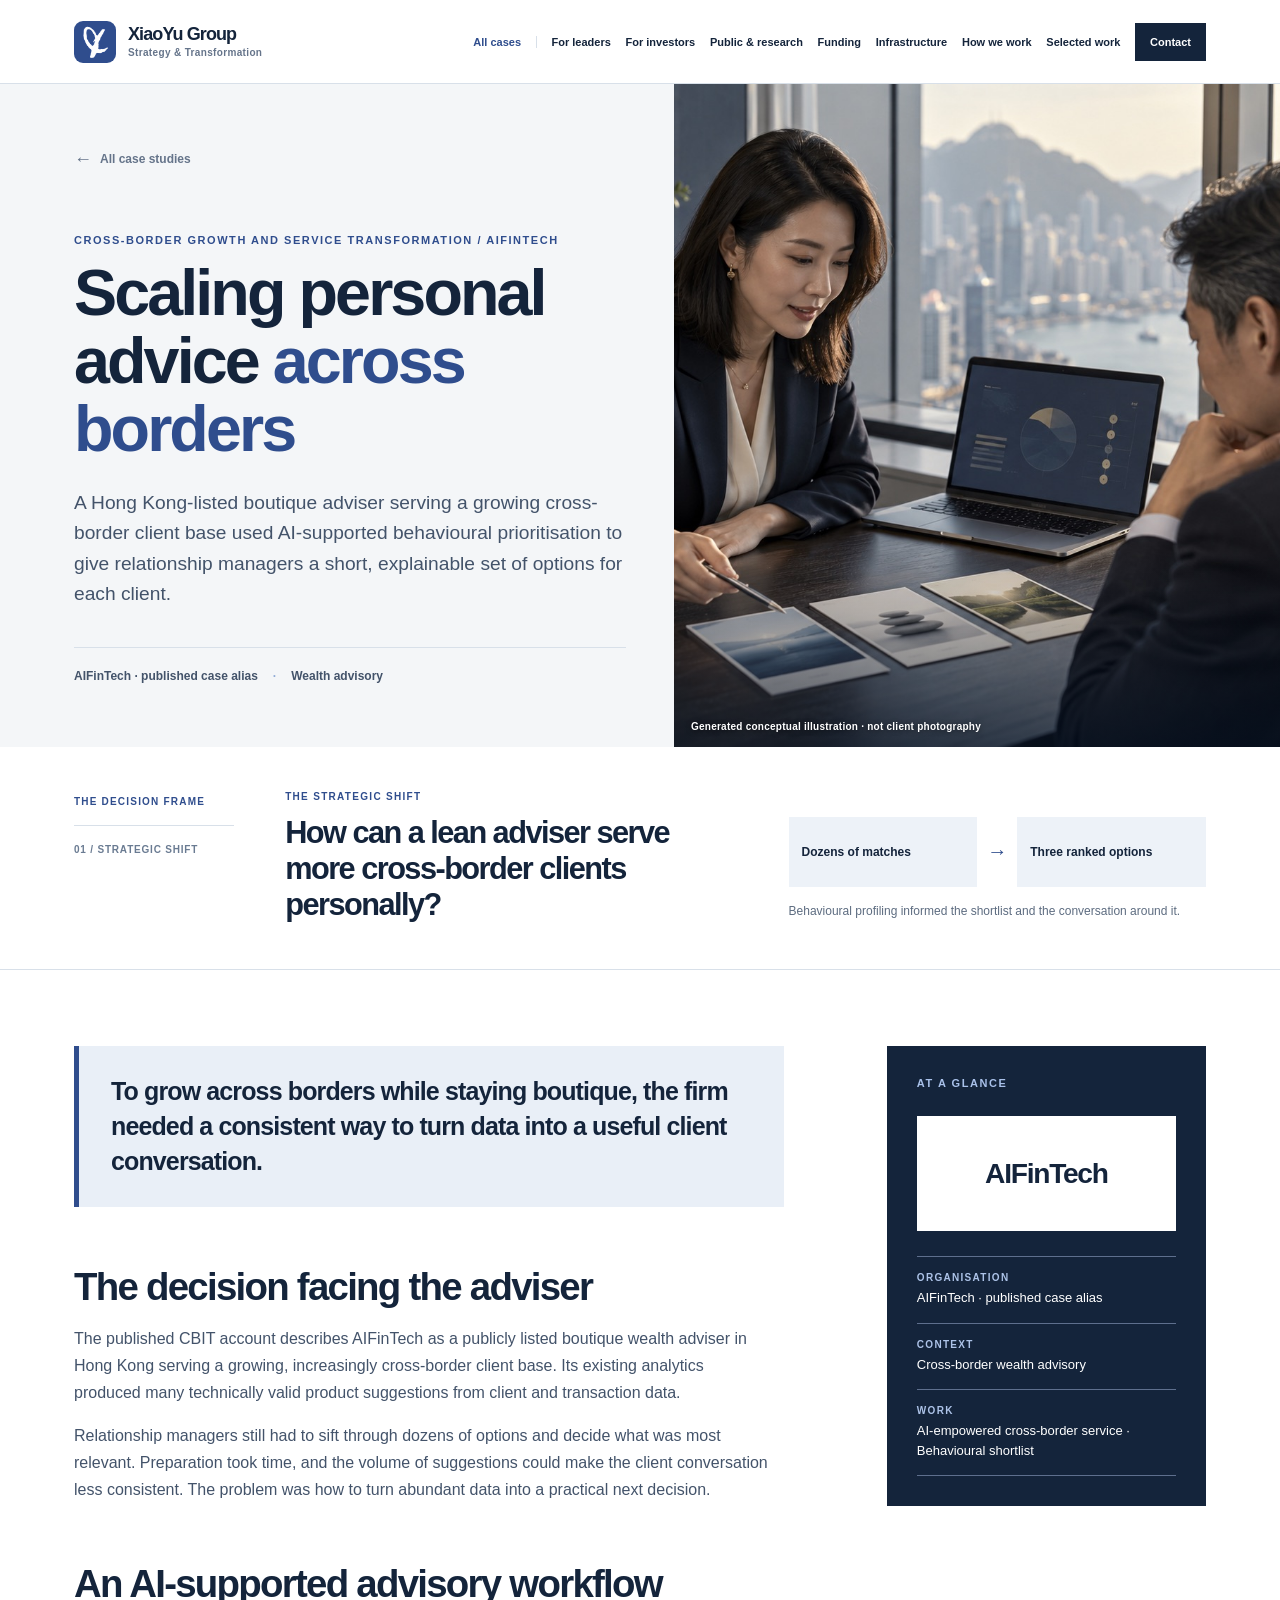
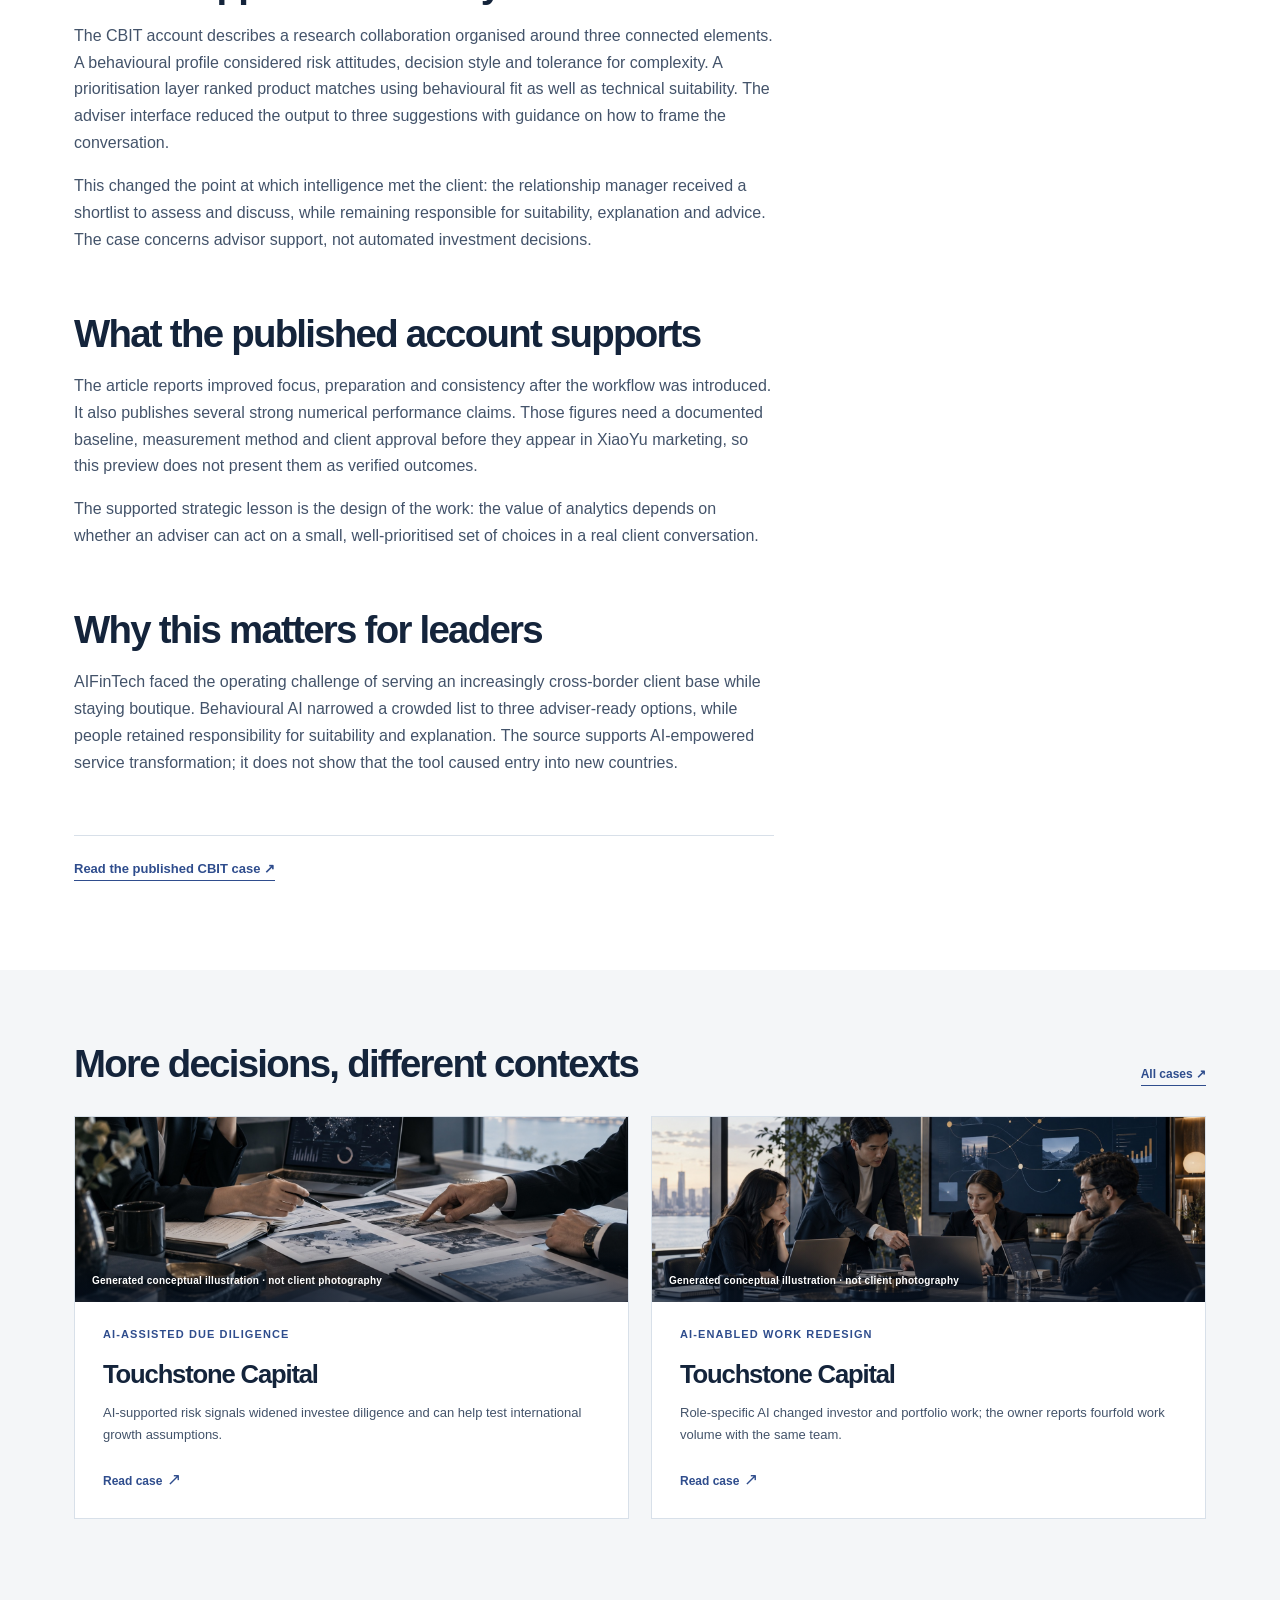
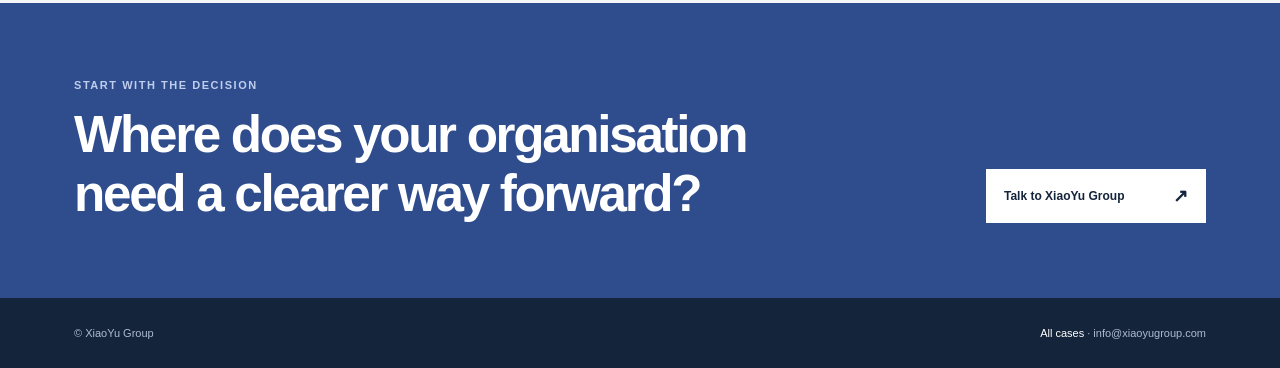
<file: cases/aifintech.html>
<!doctype html>
<html lang="en"><head><meta charset="utf-8"><meta name="viewport" content="width=device-width, initial-scale=1"><meta name="robots" content="noindex, nofollow"><meta name="theme-color" content="#14223b"><meta name="description" content="A Hong Kong-listed boutique adviser serving a growing cross-border client base used AI-supported behavioural prioritisation to give relationship managers a short, explainable set of options for each client."><title>AIFinTech case study · XiaoYu Group</title><style>:root{--ink:#14223b;--blue:#2f4d8d;--blue2:#243d70;--paper:#fff;--fog:#f3f6fa;--mist:#e9eff7;--line:#d7deea;--body:#43536a;--muted:#65748a;--accent:#91acd7;--max:1260px;--pad:clamp(22px,5vw,72px)}
*{box-sizing:border-box}html{scroll-behavior:smooth}body{margin:0;background:var(--paper);color:var(--ink);font-family:'Aptos','Avenir Next','Segoe UI',sans-serif;-webkit-font-smoothing:antialiased}h1,h2,h3,p,ul{margin-top:0}h1,h2,h3{font-family:'Aptos Display','Avenir Next','Segoe UI',sans-serif;letter-spacing:-.045em}p{line-height:1.68;color:var(--body)}a{color:inherit;text-decoration:none}a:focus-visible{outline:3px solid #7092d7;outline-offset:4px}.shell{max-width:var(--max);margin:auto;padding-inline:var(--pad)}.skip{position:absolute;top:-100px;left:12px;z-index:100;padding:12px 16px;background:#fff;color:var(--ink)}.skip:focus{top:12px}
.site-head{position:sticky;top:0;z-index:40;border-bottom:1px solid var(--line);background:rgba(255,255,255,.96);backdrop-filter:blur(16px)}.head-row{min-height:77px;display:flex;align-items:center;justify-content:space-between;gap:25px}.brand{display:flex;align-items:center;gap:12px;min-width:0}.brand-mark{display:grid;place-items:center;width:42px;height:42px;flex:none;border-radius:9px;background:var(--blue);color:#fff;font-family:'Aptos Display',sans-serif;font-size:17px;font-weight:800;letter-spacing:-.11em;padding-right:2px}.brand-text{display:block;font-family:'Aptos Display',sans-serif;font-size:18px;font-weight:800;line-height:1.1;letter-spacing:-.05em}.brand-sub{display:block;margin-top:3px;color:var(--muted);font-size:10px;font-weight:700;letter-spacing:.035em}.head-nav{display:flex;align-items:center;gap:25px;color:var(--ink);font-size:12px;font-weight:700}.head-nav a:hover{color:var(--blue)}.head-nav .contact-link{padding:12px 15px;background:var(--ink);color:#fff}.head-nav .contact-link:hover{background:var(--blue);color:#fff}.eyebrow{font-size:11px!important;line-height:1.4!important;text-transform:uppercase;letter-spacing:.14em;font-weight:800!important;color:var(--blue)!important}
.page-hero{background:var(--fog);overflow:hidden}.hero-grid{display:grid;grid-template-columns:minmax(0,1.18fr) minmax(360px,.82fr);min-height:550px}.hero-copy{padding:72px 8% 60px 0;align-self:center}.crumb{display:inline-flex;align-items:center;gap:8px;margin-bottom:65px;color:var(--muted);font-size:12px;font-weight:700}.crumb:hover{color:var(--blue)}.crumb:before{content:'←';font-size:18px;line-height:1}.hero-copy h1{max-width:800px;margin:0 0 25px;font-size:clamp(47px,5.5vw,81px);line-height:1.05;font-weight:700}.hero-copy h1 em{font-style:normal;color:var(--blue)}.hero-lede{max-width:690px;margin:0;color:var(--body);font-size:clamp(17px,1.5vw,21px);line-height:1.58}.case-line{display:flex;align-items:center;gap:15px;flex-wrap:wrap;margin-top:38px;padding-top:21px;border-top:1px solid var(--line);color:var(--body);font-size:12px;font-weight:700}.case-line span+span:before{content:'·';margin-right:15px;color:var(--accent)}.hero-visual{position:relative;display:flex;align-items:center;justify-content:center;min-height:530px;margin-right:calc(-1 * max(var(--pad), (100vw - var(--max)) / 2 + var(--pad)));padding:50px clamp(35px,4vw,70px);background:var(--ink);color:#fff;overflow:hidden;isolation:isolate}.hero-visual:before{content:'';position:absolute;width:620px;height:620px;right:-230px;top:-260px;border-radius:50%;border:1px solid #566b91;box-shadow:0 0 0 74px rgba(225,234,249,.025),0 0 0 148px rgba(225,234,249,.025)}.visual-board{position:relative;z-index:1;width:min(100%,470px);padding:33px;background:#fff;color:var(--ink);box-shadow:17px 20px 0 rgba(65,98,159,.4)}.visual-board .micro{display:block;margin-bottom:30px;color:var(--blue);font-size:10px;font-weight:800;text-transform:uppercase;letter-spacing:.13em}.visual-board strong{display:block;margin-bottom:25px;font-family:'Aptos Display',sans-serif;font-size:clamp(24px,2.3vw,35px);line-height:1.17;letter-spacing:-.05em}.signal{display:grid;grid-template-columns:1fr 24px 1fr;align-items:center;gap:11px;border-top:1px solid var(--line);padding-top:23px}.signal span{padding:16px 13px;background:var(--fog);font-size:12px;font-weight:700;line-height:1.35}.signal i{font-style:normal;color:var(--blue);text-align:center;font-size:20px}.visual-note{margin-top:22px;color:var(--muted);font-size:11px;line-height:1.5}
.body-grid{display:grid;grid-template-columns:minmax(0,1.38fr) minmax(260px,.62fr);gap:clamp(50px,8vw,130px);padding-top:86px;padding-bottom:90px}.story section{margin-bottom:58px}.story h2{margin-bottom:17px;font-size:clamp(29px,3vw,40px);line-height:1.15}.story p{max-width:700px;font-size:16px}.story p:last-child{margin-bottom:0}.story-callout{padding:28px 32px;margin-bottom:58px;background:var(--mist);border-left:5px solid var(--blue)}.story-callout p{margin:0;color:var(--ink);font-family:'Aptos Display',sans-serif;font-size:clamp(18px,2vw,25px);font-weight:700;letter-spacing:-.035em;line-height:1.4}.side{align-self:start;position:sticky;top:116px}.client-card{padding:30px;background:var(--ink);color:#fff}.client-card .eyebrow{color:#a9c1ea!important}.client-logo{display:flex;align-items:center;justify-content:center;min-height:115px;margin:25px 0;padding:15px;background:#fff}.client-logo img{display:block;max-width:100%;max-height:70px;object-fit:contain}.client-wordmark{color:var(--ink);font-family:'Aptos Display',sans-serif;font-size:clamp(22px,2.2vw,31px);font-weight:800;letter-spacing:-.045em;text-align:center}.client-card dl{margin:0;border-top:1px solid #5e6f8d}.client-card div.data{padding:15px 0;border-bottom:1px solid #5e6f8d}.client-card dt{margin-bottom:5px;color:#adc3e8;font-size:10px;text-transform:uppercase;letter-spacing:.13em;font-weight:800}.client-card dd{margin:0;font-size:13px;line-height:1.5}.client-card .logo-note{margin:14px 0 0;color:#b7c8e5;font-size:10px}.related{padding:72px 0 84px;background:var(--fog)}.section-title{display:flex;justify-content:space-between;align-items:end;gap:25px;margin-bottom:30px}.section-title h2{margin:0;font-size:clamp(30px,3vw,43px)}.section-title a{font-size:12px;font-weight:800;color:var(--blue);border-bottom:1px solid currentColor;padding-bottom:4px}.related-grid,.cases-grid{display:grid;grid-template-columns:repeat(2,minmax(0,1fr));gap:18px}.related-card,.case-card{display:flex;flex-direction:column;min-height:260px;padding:30px;background:#fff;border:1px solid var(--line);transition:transform .2s,box-shadow .2s}.related-card:hover,.case-card:hover{transform:translateY(-3px);box-shadow:0 15px 35px rgba(20,34,59,.09)}.related-card small,.case-card small{color:var(--blue);font-size:11px;font-weight:800;letter-spacing:.1em;text-transform:uppercase}.related-card h3,.case-card h3{max-width:500px;margin:27px 0 13px;font-size:clamp(22px,2vw,29px);line-height:1.18}.related-card p,.case-card p{margin-bottom:25px;font-size:13px}.related-card b,.case-card b{margin-top:auto;color:var(--blue);font-size:12px}.related-card b:after,.case-card b:after{content:' ↗';font-size:17px;font-weight:400}.cta{padding:75px 0;background:var(--blue);color:#fff}.cta .shell{display:flex;justify-content:space-between;align-items:end;gap:35px}.cta h2{max-width:750px;margin:0;font-size:clamp(31px,4vw,55px)}.cta a{display:inline-flex;align-items:center;justify-content:space-between;gap:35px;min-width:220px;padding:16px 18px;background:#fff;color:var(--ink);font-size:12px;font-weight:800}.cta a:after{content:'↗';font-size:18px}.footer{padding:29px 0;background:var(--ink);color:#aebcd1;font-size:11px}.footer .shell{display:flex;justify-content:space-between;gap:25px}.footer a{color:#fff}
.index-hero{padding:90px 0 80px;background:var(--fog);overflow:hidden}.index-hero .shell{position:relative}.index-hero .shell:after{content:'';position:absolute;width:430px;height:430px;right:0;top:-150px;border-radius:50%;border:1px solid #c5d3e8;box-shadow:0 0 0 60px rgba(47,77,141,.035),0 0 0 120px rgba(47,77,141,.025);pointer-events:none}.index-hero h1{position:relative;max-width:900px;margin:0 0 25px;font-size:clamp(54px,6.1vw,88px);line-height:1.04}.index-hero p{position:relative;max-width:650px;font-size:18px}.index-hero .eyebrow{margin-bottom:28px}.index-intro{display:grid;grid-template-columns:.35fr .65fr;gap:50px;padding-top:60px;padding-bottom:60px;border-bottom:1px solid var(--line)}.index-intro h2{margin:0;font-size:clamp(28px,3vw,42px)}.index-intro p{margin:0;font-size:16px}.index-cases{padding-top:65px;padding-bottom:95px}.case-card{min-height:300px;position:relative;overflow:hidden}.case-card:before{content:attr(data-initial);position:absolute;right:-10px;bottom:-52px;color:#edf2f9;font-family:'Aptos Display',sans-serif;font-size:190px;font-weight:800;letter-spacing:-.13em;line-height:1;pointer-events:none}.case-card>*{position:relative}.case-card .card-top{display:flex;align-items:center;justify-content:space-between;gap:20px}.mini-logo{display:flex;align-items:center;justify-content:center;min-width:90px;height:46px;padding:7px 10px;background:var(--fog);font-family:'Aptos Display',sans-serif;font-size:13px;font-weight:800;text-align:center;letter-spacing:-.05em}.mini-logo img{display:block;max-width:125px;max-height:32px;object-fit:contain}.case-card h3{font-size:clamp(25px,2.4vw,34px);margin-top:35px}.case-card p{max-width:470px;font-size:14px}
@media(max-width:1000px){.hero-grid{grid-template-columns:1fr}.hero-copy{padding:55px 0 65px}.crumb{margin-bottom:40px}.hero-visual{margin-left:calc(-1 * var(--pad));margin-right:calc(-1 * var(--pad));min-height:430px}.body-grid{grid-template-columns:1fr}.side{position:static;max-width:550px}.index-hero .shell:after{opacity:.35}}
@media(max-width:620px){.head-row{min-height:67px}.brand-mark{width:36px;height:36px;font-size:14px}.brand-text{font-size:16px}.brand-sub{font-size:9px}.head-nav{gap:12px}.head-nav a:not(.contact-link){display:none}.head-nav .contact-link{padding:10px;font-size:11px}.hero-copy h1{font-size:43px}.hero-copy{padding-top:35px}.hero-visual{min-height:390px;padding:30px}.visual-board{padding:24px;box-shadow:10px 12px 0 rgba(65,98,159,.4)}.body-grid{padding-top:62px;padding-bottom:60px;gap:15px}.story section{margin-bottom:45px}.story h2{font-size:29px}.story p{font-size:15px}.related-grid,.cases-grid{grid-template-columns:1fr}.section-title{align-items:start;flex-direction:column}.cta .shell{align-items:start;flex-direction:column}.footer .shell{flex-direction:column}.index-hero{padding:68px 0}.index-hero h1{font-size:52px}.index-intro{grid-template-columns:1fr;gap:15px}.index-cases{padding-top:45px}.case-card{min-height:260px}}
@media(prefers-reduced-motion:reduce){*{scroll-behavior:auto!important;transition:none!important}}
.brand-mark{display:block;padding:0;object-fit:cover}.mini-logo .client-wordmark{font-size:14px;line-height:1.1}
.story-source{margin-top:4px!important;padding-top:22px;border-top:1px solid var(--line);font-size:13px!important;font-weight:700}.story-source a{color:var(--blue);border-bottom:1px solid currentColor;padding-bottom:4px}.story-source a:hover{color:var(--ink)}
.body-grid>*{min-width:0}.client-card{min-width:0}.client-card[data-case="hbcx"] .client-logo{position:relative;display:block;width:100%;height:128px;min-width:0;overflow:hidden}.client-card[data-case="hbcx"] .client-logo img{position:absolute;left:50%;top:50%;width:600px;max-width:none;max-height:none;height:auto;transform:translate(-50%,-50%)}.case-card[data-case="hbcx"] .mini-logo{position:relative;display:block;width:136px;height:48px;min-width:0;overflow:hidden;padding:0}.case-card[data-case="hbcx"] .mini-logo img{position:absolute;left:50%;top:50%;width:255px;max-width:none;max-height:none;height:auto;transform:translate(-50%,-50%)}
@media(max-width:1000px){.body-grid{grid-template-columns:minmax(0,1fr)}}

/* Keep the main XiaoYu routes available throughout the case collection. */
.site-head{isolation:isolate}
.head-row{min-height:83px;gap:20px}
.head-nav{gap:clamp(10px,1.15vw,18px);font-size:11px}
.head-nav a{white-space:nowrap}
.head-nav .all-cases{padding-right:clamp(10px,1.15vw,18px);border-right:1px solid var(--line);color:var(--blue)}
.head-nav .contact-link{padding:13px 15px}
.menu-toggle{display:none;width:44px;height:44px;flex:none;align-items:center;justify-content:center;border:1px solid var(--line);background:#fff;color:var(--ink);cursor:pointer}
.menu-toggle span,.menu-toggle span::before,.menu-toggle span::after{display:block;position:relative;width:19px;height:2px;background:currentColor;transition:transform .2s,opacity .2s}
.menu-toggle span::before,.menu-toggle span::after{content:"";position:absolute;left:0}
.menu-toggle span::before{top:-6px}
.menu-toggle span::after{top:6px}
.menu-toggle[aria-expanded="true"] span{background:transparent}
.menu-toggle[aria-expanded="true"] span::before{top:0;transform:rotate(45deg)}
.menu-toggle[aria-expanded="true"] span::after{top:0;transform:rotate(-45deg)}
.mobile-nav{display:none}
@media(max-width:1170px){
  .head-nav{display:none}
  .head-row{min-height:70px}
  .menu-toggle{display:inline-flex}
  .mobile-nav{display:none;position:absolute;left:0;right:0;top:100%;max-height:calc(100vh - 70px);overflow-y:auto;background:#fff;border-top:1px solid var(--line);border-bottom:1px solid var(--line);box-shadow:0 18px 30px rgba(20,34,59,.12);padding:12px var(--pad) 24px}
  .mobile-nav.open{display:flex;flex-direction:column}
  .mobile-nav a{padding:14px 0;border-bottom:1px solid var(--line);font-size:16px;font-weight:700}
  .mobile-nav .all-cases{color:var(--blue)}
  .mobile-nav .contact-link{display:inline-flex;align-self:flex-start;margin-top:16px;padding:14px 18px;border:0;background:var(--ink);color:#fff;font-size:14px}
}
@media(max-width:620px){
  .head-row{min-height:70px}
  .mobile-nav a:not(.contact-link){display:block}
}
@media(prefers-reduced-motion:reduce){.menu-toggle span,.menu-toggle span::before,.menu-toggle span::after{transition:none}}
</style><link rel="stylesheet" href="visual.css"></head><body><a class="skip" href="#main">Skip to content</a>
<header class="site-head"><div class="shell head-row"><a class="brand" href="../index.html" aria-label="XiaoYu Group home"><img class="brand-mark" src="[data-uri]" width="42" height="42" alt=""><span><span class="brand-text">XiaoYu Group</span><span class="brand-sub">Strategy &amp; Transformation</span></span></a><nav class="head-nav" aria-label="Primary"><a class="all-cases" href="index.html">All cases</a><a href="../index.html#leaders">For leaders</a><a href="../index.html#investors">For investors</a><a href="../index.html#public">Public &amp; research</a><a href="../index.html#funding">Funding</a><a href="../index.html#infrastructure">Infrastructure</a><a href="../index.html#approach">How we work</a><a href="../index.html#selected-work">Selected work</a><a href="../index.html#contact" class="contact-link">Contact</a></nav><button class="menu-toggle" type="button" aria-label="Open menu" aria-controls="case-mobile-nav" aria-expanded="false"><span></span></button></div><nav class="mobile-nav" id="case-mobile-nav" aria-label="Mobile"><a class="all-cases" href="index.html">All cases</a><a href="../index.html#leaders">For leaders</a><a href="../index.html#investors">For investors</a><a href="../index.html#public">Public &amp; research</a><a href="../index.html#funding">Funding</a><a href="../index.html#infrastructure">Infrastructure</a><a href="../index.html#approach">How we work</a><a href="../index.html#selected-work">Selected work</a><a href="../index.html#contact" class="contact-link">Contact</a></nav></header><script>
(() => {
  const button = document.querySelector('.menu-toggle');
  const menu = document.querySelector('.mobile-nav');
  const close = () => { button.setAttribute('aria-expanded', 'false'); button.setAttribute('aria-label', 'Open menu'); menu.classList.remove('open'); };
  button.addEventListener('click', () => {
    const opening = button.getAttribute('aria-expanded') !== 'true';
    button.setAttribute('aria-expanded', String(opening));
    button.setAttribute('aria-label', opening ? 'Close menu' : 'Open menu');
    menu.classList.toggle('open', opening);
  });
  menu.querySelectorAll('a').forEach(link => link.addEventListener('click', close));
  document.addEventListener('keydown', event => { if (event.key === 'Escape' && button.getAttribute('aria-expanded') === 'true') { close(); button.focus(); } });
  document.addEventListener('click', event => { if (button.getAttribute('aria-expanded') === 'true' && !event.target.closest('.site-head')) close(); });
  window.addEventListener('resize', () => { if (window.innerWidth > 1170) close(); });
})();
</script><noscript><style>@media(max-width:1170px){.menu-toggle{display:none}.mobile-nav{display:flex;position:static;flex-direction:column;max-height:none;box-shadow:none}}</style></noscript>
<main id="main"><section class="page-hero"><div class="shell hero-grid"><div class="hero-copy"><a class="crumb" href="index.html">All case studies</a><p class="eyebrow">Cross-border growth and service transformation / AIFinTech</p><h1>Scaling personal advice <em>across borders</em></h1><p class="hero-lede">A Hong Kong-listed boutique adviser serving a growing cross-border client base used AI-supported behavioural prioritisation to give relationship managers a short, explainable set of options for each client.</p><div class="case-line"><span>AIFinTech · published case alias</span><span>Wealth advisory</span></div></div><div class="hero-visual"><figure class="hero-image"><img src="../assets/illustrations/aifintech.jpg" alt="Conceptual illustration of a wealth adviser discussing options with a client" loading="eager" decoding="async"><figcaption>Generated conceptual illustration · not client photography</figcaption></figure></div></div></section>
<section class="shift-band" aria-label="Case strategic shift"><div class="shell shift-inner"><div class="shift-label"><span>THE DECISION FRAME</span><b>01 / STRATEGIC SHIFT</b></div><div class="visual-board shift-board"><span class="micro">The strategic shift</span><strong>How can a lean adviser serve more cross-border clients personally?</strong><div class="signal"><span>Dozens of matches</span><i aria-hidden="true">→</i><span>Three ranked options</span></div><div class="visual-note">Behavioural profiling informed the shortlist and the conversation around it.</div></div></div></section><div class="shell body-grid"><article class="story" aria-label="Full case study"><div class="story-callout"><p>To grow across borders while staying boutique, the firm needed a consistent way to turn data into a useful client conversation.</p></div><section><h2>The decision facing the adviser</h2><p>The published CBIT account describes AIFinTech as a publicly listed boutique wealth adviser in Hong Kong serving a growing, increasingly cross-border client base. Its existing analytics produced many technically valid product suggestions from client and transaction data.</p><p>Relationship managers still had to sift through dozens of options and decide what was most relevant. Preparation took time, and the volume of suggestions could make the client conversation less consistent. The problem was how to turn abundant data into a practical next decision.</p></section><section><h2>An AI-supported advisory workflow</h2><p>The CBIT account describes a research collaboration organised around three connected elements. A behavioural profile considered risk attitudes, decision style and tolerance for complexity. A prioritisation layer ranked product matches using behavioural fit as well as technical suitability. The adviser interface reduced the output to three suggestions with guidance on how to frame the conversation.</p><p>This changed the point at which intelligence met the client: the relationship manager received a shortlist to assess and discuss, while remaining responsible for suitability, explanation and advice. The case concerns advisor support, not automated investment decisions.</p></section><section><h2>What the published account supports</h2><p>The article reports improved focus, preparation and consistency after the workflow was introduced. It also publishes several strong numerical performance claims. Those figures need a documented baseline, measurement method and client approval before they appear in XiaoYu marketing, so this preview does not present them as verified outcomes.</p><p>The supported strategic lesson is the design of the work: the value of analytics depends on whether an adviser can act on a small, well-prioritised set of choices in a real client conversation.</p></section><section><h2>Why this matters for leaders</h2><p>AIFinTech faced the operating challenge of serving an increasingly cross-border client base while staying boutique. Behavioural AI narrowed a crowded list to three adviser-ready options, while people retained responsibility for suitability and explanation. The source supports AI-empowered service transformation; it does not show that the tool caused entry into new countries.</p></section><p class="story-source"><a href="https://cbitvb.uk/2025/06/02/growth-hack-aifintech/" target="_blank" rel="noopener noreferrer">Read the published CBIT case ↗</a></p></article><aside class="side"><div class="client-card" data-case="aifintech"><p class="eyebrow">At a glance</p><div class="client-logo"><span class="client-wordmark">AIFinTech</span></div><dl><div class="data"><dt>Organisation</dt><dd>AIFinTech · published case alias</dd></div><div class="data"><dt>Context</dt><dd>Cross-border wealth advisory</dd></div><div class="data"><dt>Work</dt><dd>AI-empowered cross-border service · Behavioural shortlist</dd></div></dl></div></aside></div>
<section class="related"><div class="shell"><div class="section-title"><h2>More decisions, different contexts</h2><a href="index.html">All cases ↗</a></div><div class="related-grid"><a class="related-card" href="touchstone-diligence.html"><figure class="related-image"><img src="../assets/illustrations/touchstone-diligence.jpg" alt="Conceptual illustration of investment analysts reviewing evidence" loading="lazy" decoding="async"><figcaption>Generated conceptual illustration · not client photography</figcaption></figure><small>AI-assisted due diligence</small><h3>Touchstone Capital</h3><p>AI-supported risk signals widened investee diligence and can help test international growth assumptions.</p><b>Read case</b></a><a class="related-card" href="touchstone-exoskeleton.html"><figure class="related-image"><img src="../assets/illustrations/touchstone-exoskeleton.jpg" alt="Conceptual illustration of a small investment team at work" loading="lazy" decoding="async"><figcaption>Generated conceptual illustration · not client photography</figcaption></figure><small>AI-enabled work redesign</small><h3>Touchstone Capital</h3><p>Role-specific AI changed investor and portfolio work; the owner reports fourfold work volume with the same team.</p><b>Read case</b></a></div></div></section></main><section class="cta"><div class="shell"><div><p class="eyebrow" style="color:#bfceed!important">Start with the decision</p><h2>Where does your organisation need a clearer way forward?</h2></div><a href="mailto:info@xiaoyugroup.com?subject=Strategy%20enquiry">Talk to XiaoYu Group</a></div></section><footer class="footer"><div class="shell"><span>© XiaoYu Group</span><span><a href="index.html">All cases</a> · info@xiaoyugroup.com</span></div></footer></body></html>
</file>
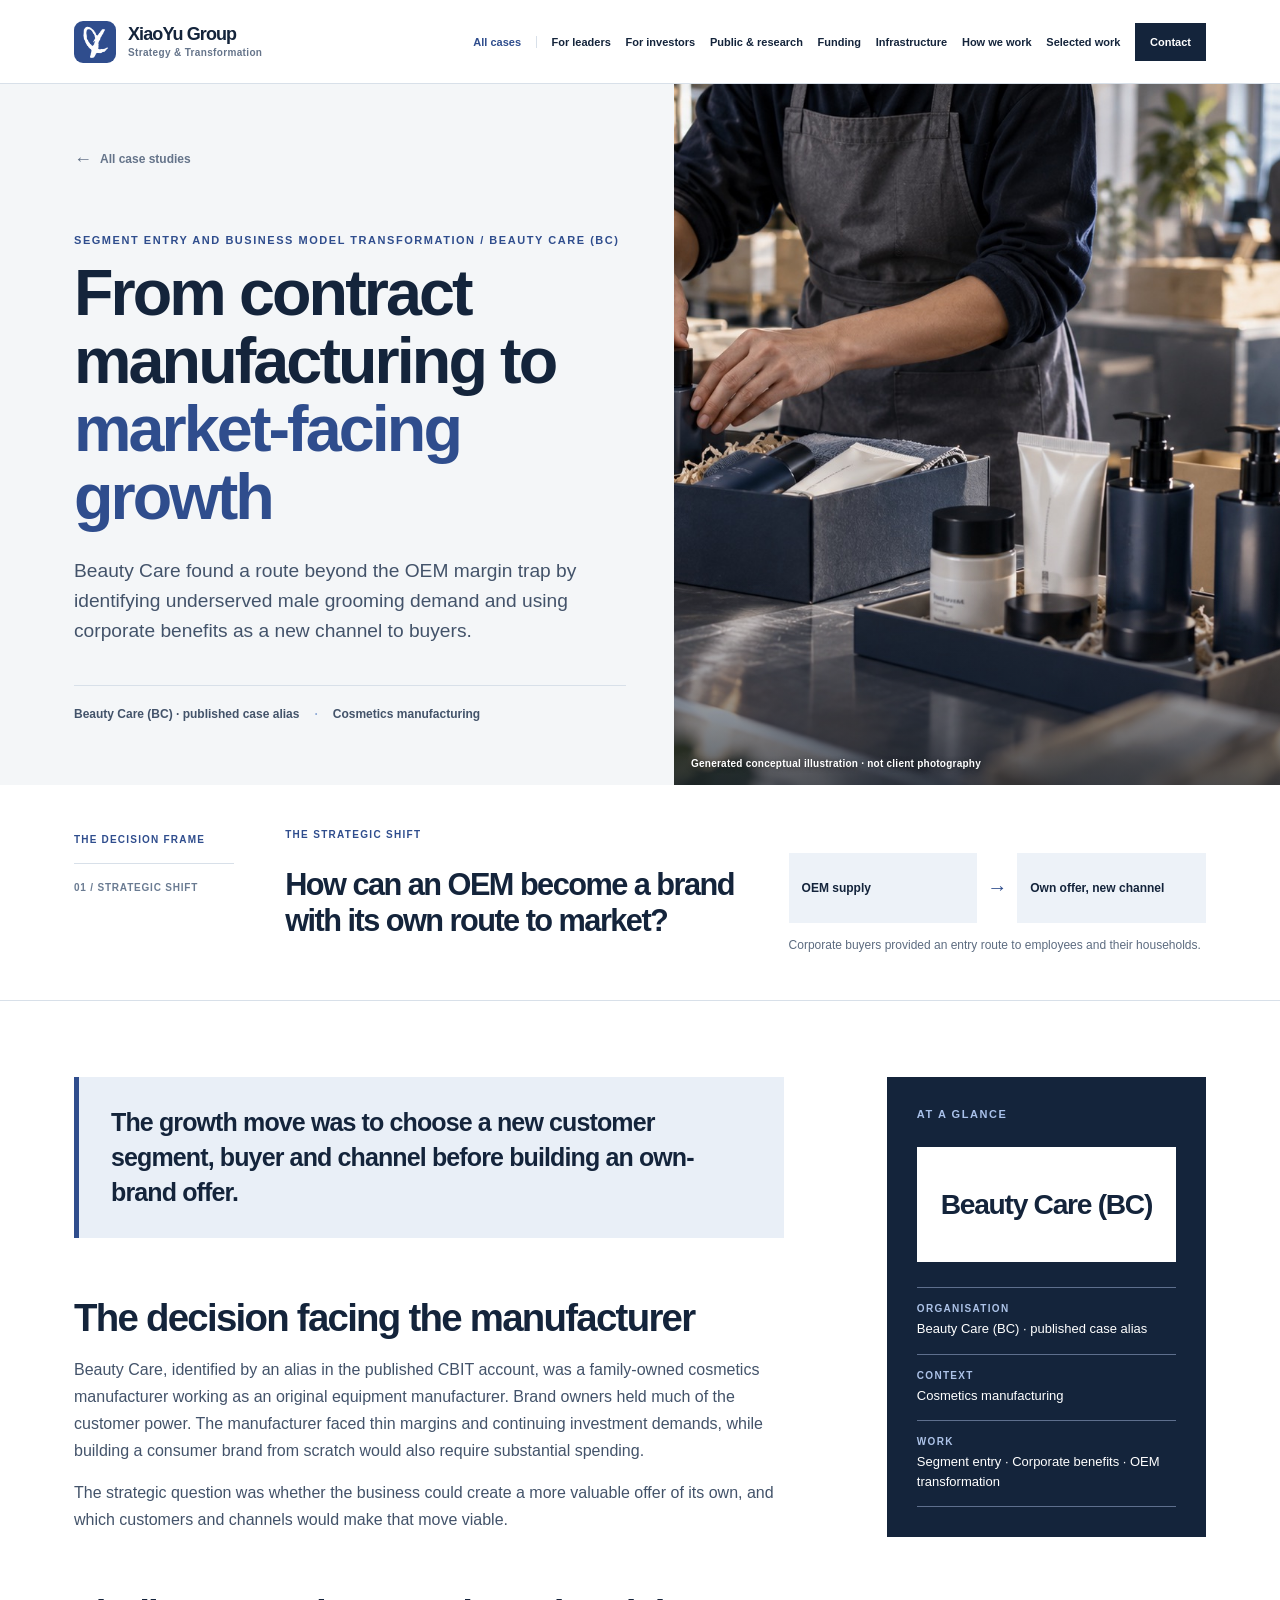
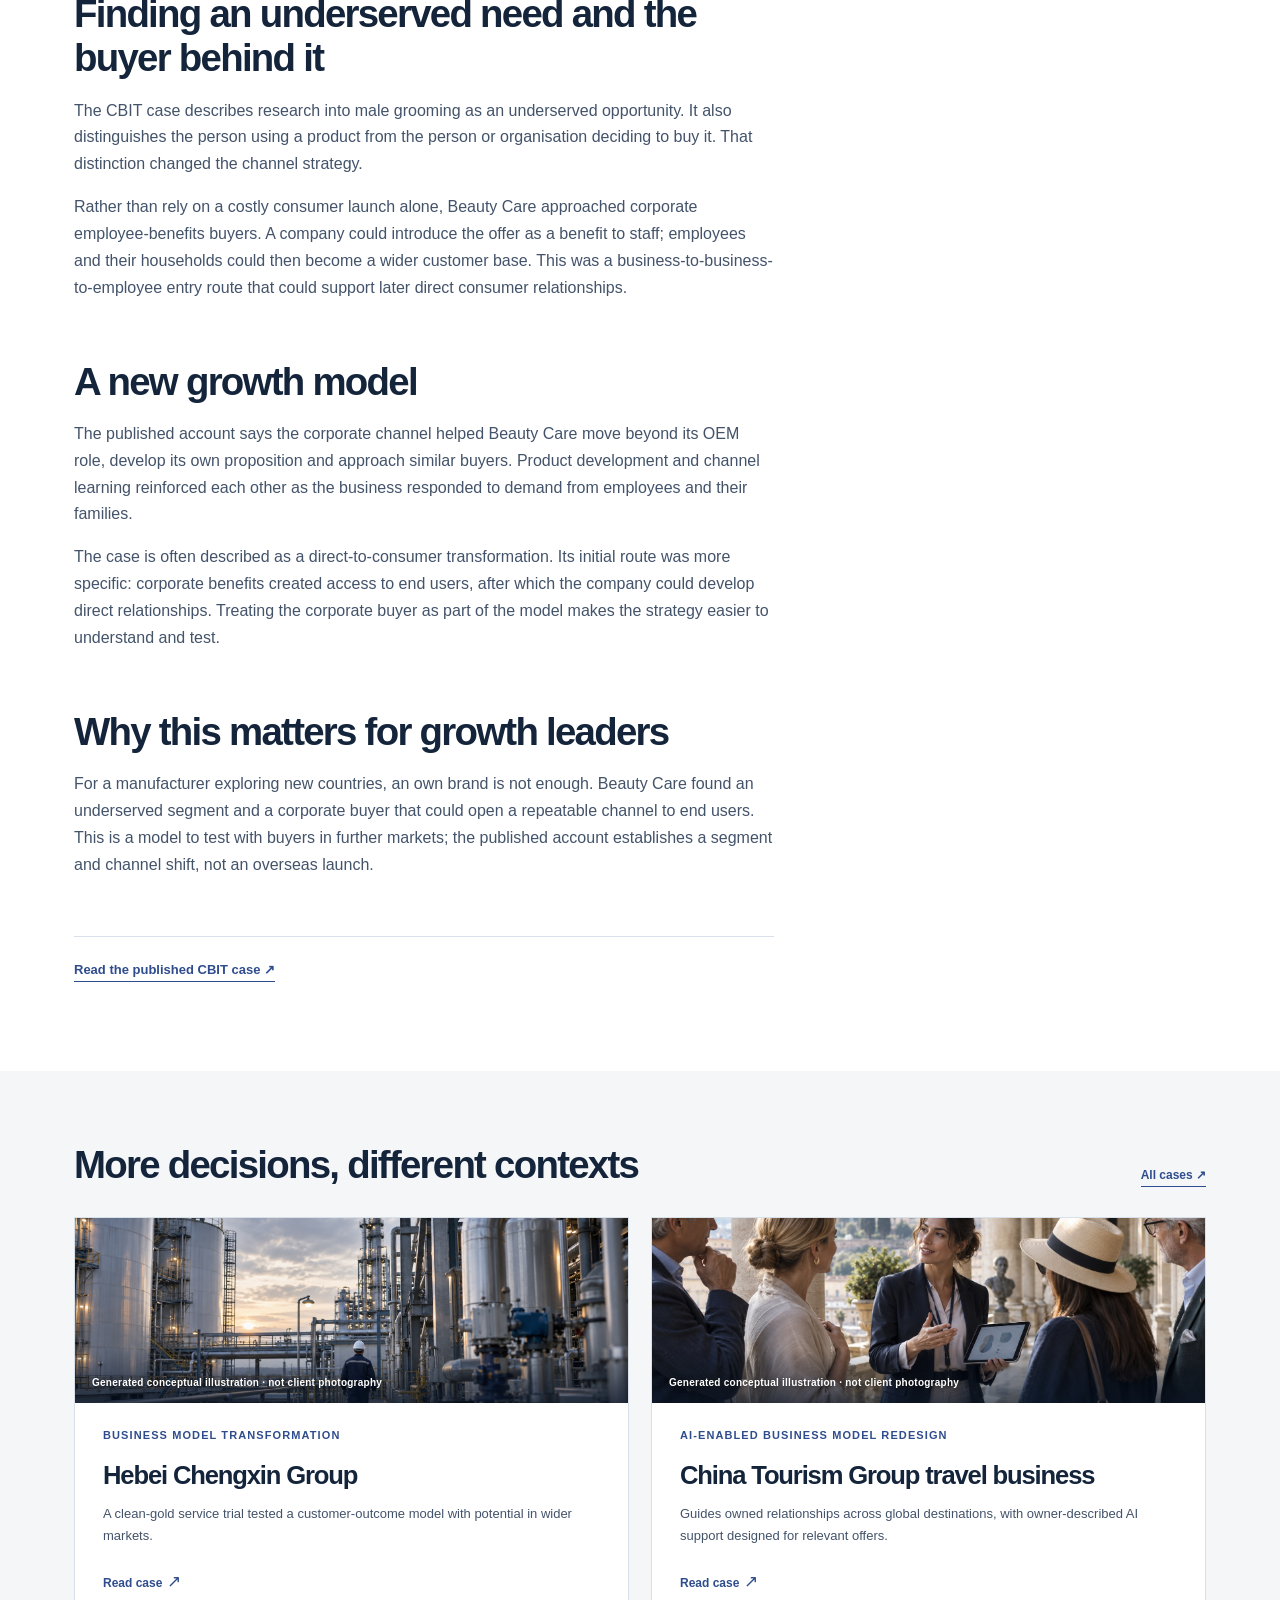
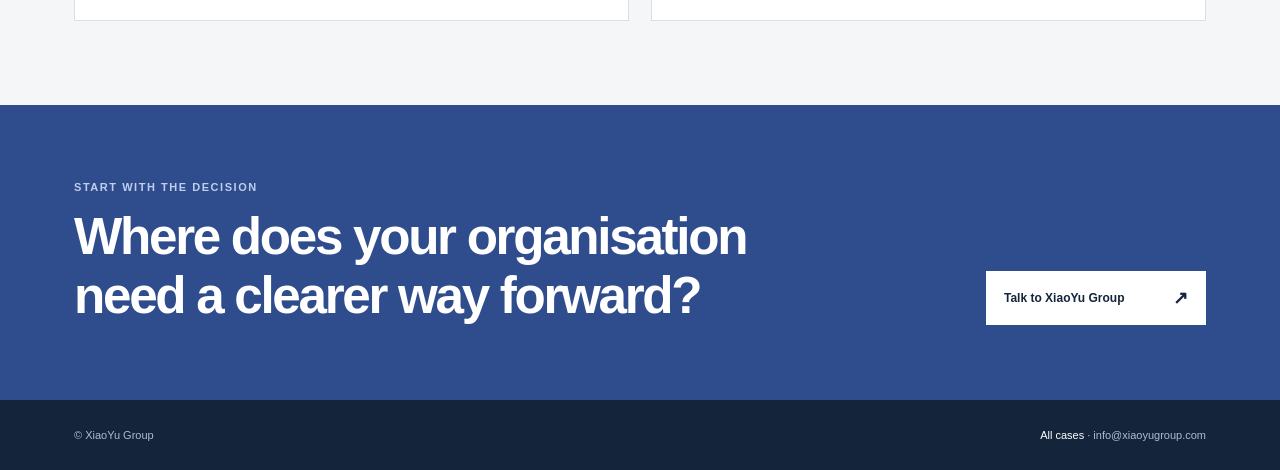
<file: cases/beauty-care.html>
<!doctype html>
<html lang="en"><head><meta charset="utf-8"><meta name="viewport" content="width=device-width, initial-scale=1"><meta name="robots" content="noindex, nofollow"><meta name="theme-color" content="#14223b"><meta name="description" content="Beauty Care found a route beyond the OEM margin trap by identifying underserved male grooming demand and using corporate benefits as a new channel to buyers."><title>Beauty Care (BC) case study · XiaoYu Group</title><style>:root{--ink:#14223b;--blue:#2f4d8d;--blue2:#243d70;--paper:#fff;--fog:#f3f6fa;--mist:#e9eff7;--line:#d7deea;--body:#43536a;--muted:#65748a;--accent:#91acd7;--max:1260px;--pad:clamp(22px,5vw,72px)}
*{box-sizing:border-box}html{scroll-behavior:smooth}body{margin:0;background:var(--paper);color:var(--ink);font-family:'Aptos','Avenir Next','Segoe UI',sans-serif;-webkit-font-smoothing:antialiased}h1,h2,h3,p,ul{margin-top:0}h1,h2,h3{font-family:'Aptos Display','Avenir Next','Segoe UI',sans-serif;letter-spacing:-.045em}p{line-height:1.68;color:var(--body)}a{color:inherit;text-decoration:none}a:focus-visible{outline:3px solid #7092d7;outline-offset:4px}.shell{max-width:var(--max);margin:auto;padding-inline:var(--pad)}.skip{position:absolute;top:-100px;left:12px;z-index:100;padding:12px 16px;background:#fff;color:var(--ink)}.skip:focus{top:12px}
.site-head{position:sticky;top:0;z-index:40;border-bottom:1px solid var(--line);background:rgba(255,255,255,.96);backdrop-filter:blur(16px)}.head-row{min-height:77px;display:flex;align-items:center;justify-content:space-between;gap:25px}.brand{display:flex;align-items:center;gap:12px;min-width:0}.brand-mark{display:grid;place-items:center;width:42px;height:42px;flex:none;border-radius:9px;background:var(--blue);color:#fff;font-family:'Aptos Display',sans-serif;font-size:17px;font-weight:800;letter-spacing:-.11em;padding-right:2px}.brand-text{display:block;font-family:'Aptos Display',sans-serif;font-size:18px;font-weight:800;line-height:1.1;letter-spacing:-.05em}.brand-sub{display:block;margin-top:3px;color:var(--muted);font-size:10px;font-weight:700;letter-spacing:.035em}.head-nav{display:flex;align-items:center;gap:25px;color:var(--ink);font-size:12px;font-weight:700}.head-nav a:hover{color:var(--blue)}.head-nav .contact-link{padding:12px 15px;background:var(--ink);color:#fff}.head-nav .contact-link:hover{background:var(--blue);color:#fff}.eyebrow{font-size:11px!important;line-height:1.4!important;text-transform:uppercase;letter-spacing:.14em;font-weight:800!important;color:var(--blue)!important}
.page-hero{background:var(--fog);overflow:hidden}.hero-grid{display:grid;grid-template-columns:minmax(0,1.18fr) minmax(360px,.82fr);min-height:550px}.hero-copy{padding:72px 8% 60px 0;align-self:center}.crumb{display:inline-flex;align-items:center;gap:8px;margin-bottom:65px;color:var(--muted);font-size:12px;font-weight:700}.crumb:hover{color:var(--blue)}.crumb:before{content:'←';font-size:18px;line-height:1}.hero-copy h1{max-width:800px;margin:0 0 25px;font-size:clamp(47px,5.5vw,81px);line-height:1.05;font-weight:700}.hero-copy h1 em{font-style:normal;color:var(--blue)}.hero-lede{max-width:690px;margin:0;color:var(--body);font-size:clamp(17px,1.5vw,21px);line-height:1.58}.case-line{display:flex;align-items:center;gap:15px;flex-wrap:wrap;margin-top:38px;padding-top:21px;border-top:1px solid var(--line);color:var(--body);font-size:12px;font-weight:700}.case-line span+span:before{content:'·';margin-right:15px;color:var(--accent)}.hero-visual{position:relative;display:flex;align-items:center;justify-content:center;min-height:530px;margin-right:calc(-1 * max(var(--pad), (100vw - var(--max)) / 2 + var(--pad)));padding:50px clamp(35px,4vw,70px);background:var(--ink);color:#fff;overflow:hidden;isolation:isolate}.hero-visual:before{content:'';position:absolute;width:620px;height:620px;right:-230px;top:-260px;border-radius:50%;border:1px solid #566b91;box-shadow:0 0 0 74px rgba(225,234,249,.025),0 0 0 148px rgba(225,234,249,.025)}.visual-board{position:relative;z-index:1;width:min(100%,470px);padding:33px;background:#fff;color:var(--ink);box-shadow:17px 20px 0 rgba(65,98,159,.4)}.visual-board .micro{display:block;margin-bottom:30px;color:var(--blue);font-size:10px;font-weight:800;text-transform:uppercase;letter-spacing:.13em}.visual-board strong{display:block;margin-bottom:25px;font-family:'Aptos Display',sans-serif;font-size:clamp(24px,2.3vw,35px);line-height:1.17;letter-spacing:-.05em}.signal{display:grid;grid-template-columns:1fr 24px 1fr;align-items:center;gap:11px;border-top:1px solid var(--line);padding-top:23px}.signal span{padding:16px 13px;background:var(--fog);font-size:12px;font-weight:700;line-height:1.35}.signal i{font-style:normal;color:var(--blue);text-align:center;font-size:20px}.visual-note{margin-top:22px;color:var(--muted);font-size:11px;line-height:1.5}
.body-grid{display:grid;grid-template-columns:minmax(0,1.38fr) minmax(260px,.62fr);gap:clamp(50px,8vw,130px);padding-top:86px;padding-bottom:90px}.story section{margin-bottom:58px}.story h2{margin-bottom:17px;font-size:clamp(29px,3vw,40px);line-height:1.15}.story p{max-width:700px;font-size:16px}.story p:last-child{margin-bottom:0}.story-callout{padding:28px 32px;margin-bottom:58px;background:var(--mist);border-left:5px solid var(--blue)}.story-callout p{margin:0;color:var(--ink);font-family:'Aptos Display',sans-serif;font-size:clamp(18px,2vw,25px);font-weight:700;letter-spacing:-.035em;line-height:1.4}.side{align-self:start;position:sticky;top:116px}.client-card{padding:30px;background:var(--ink);color:#fff}.client-card .eyebrow{color:#a9c1ea!important}.client-logo{display:flex;align-items:center;justify-content:center;min-height:115px;margin:25px 0;padding:15px;background:#fff}.client-logo img{display:block;max-width:100%;max-height:70px;object-fit:contain}.client-wordmark{color:var(--ink);font-family:'Aptos Display',sans-serif;font-size:clamp(22px,2.2vw,31px);font-weight:800;letter-spacing:-.045em;text-align:center}.client-card dl{margin:0;border-top:1px solid #5e6f8d}.client-card div.data{padding:15px 0;border-bottom:1px solid #5e6f8d}.client-card dt{margin-bottom:5px;color:#adc3e8;font-size:10px;text-transform:uppercase;letter-spacing:.13em;font-weight:800}.client-card dd{margin:0;font-size:13px;line-height:1.5}.client-card .logo-note{margin:14px 0 0;color:#b7c8e5;font-size:10px}.related{padding:72px 0 84px;background:var(--fog)}.section-title{display:flex;justify-content:space-between;align-items:end;gap:25px;margin-bottom:30px}.section-title h2{margin:0;font-size:clamp(30px,3vw,43px)}.section-title a{font-size:12px;font-weight:800;color:var(--blue);border-bottom:1px solid currentColor;padding-bottom:4px}.related-grid,.cases-grid{display:grid;grid-template-columns:repeat(2,minmax(0,1fr));gap:18px}.related-card,.case-card{display:flex;flex-direction:column;min-height:260px;padding:30px;background:#fff;border:1px solid var(--line);transition:transform .2s,box-shadow .2s}.related-card:hover,.case-card:hover{transform:translateY(-3px);box-shadow:0 15px 35px rgba(20,34,59,.09)}.related-card small,.case-card small{color:var(--blue);font-size:11px;font-weight:800;letter-spacing:.1em;text-transform:uppercase}.related-card h3,.case-card h3{max-width:500px;margin:27px 0 13px;font-size:clamp(22px,2vw,29px);line-height:1.18}.related-card p,.case-card p{margin-bottom:25px;font-size:13px}.related-card b,.case-card b{margin-top:auto;color:var(--blue);font-size:12px}.related-card b:after,.case-card b:after{content:' ↗';font-size:17px;font-weight:400}.cta{padding:75px 0;background:var(--blue);color:#fff}.cta .shell{display:flex;justify-content:space-between;align-items:end;gap:35px}.cta h2{max-width:750px;margin:0;font-size:clamp(31px,4vw,55px)}.cta a{display:inline-flex;align-items:center;justify-content:space-between;gap:35px;min-width:220px;padding:16px 18px;background:#fff;color:var(--ink);font-size:12px;font-weight:800}.cta a:after{content:'↗';font-size:18px}.footer{padding:29px 0;background:var(--ink);color:#aebcd1;font-size:11px}.footer .shell{display:flex;justify-content:space-between;gap:25px}.footer a{color:#fff}
.index-hero{padding:90px 0 80px;background:var(--fog);overflow:hidden}.index-hero .shell{position:relative}.index-hero .shell:after{content:'';position:absolute;width:430px;height:430px;right:0;top:-150px;border-radius:50%;border:1px solid #c5d3e8;box-shadow:0 0 0 60px rgba(47,77,141,.035),0 0 0 120px rgba(47,77,141,.025);pointer-events:none}.index-hero h1{position:relative;max-width:900px;margin:0 0 25px;font-size:clamp(54px,6.1vw,88px);line-height:1.04}.index-hero p{position:relative;max-width:650px;font-size:18px}.index-hero .eyebrow{margin-bottom:28px}.index-intro{display:grid;grid-template-columns:.35fr .65fr;gap:50px;padding-top:60px;padding-bottom:60px;border-bottom:1px solid var(--line)}.index-intro h2{margin:0;font-size:clamp(28px,3vw,42px)}.index-intro p{margin:0;font-size:16px}.index-cases{padding-top:65px;padding-bottom:95px}.case-card{min-height:300px;position:relative;overflow:hidden}.case-card:before{content:attr(data-initial);position:absolute;right:-10px;bottom:-52px;color:#edf2f9;font-family:'Aptos Display',sans-serif;font-size:190px;font-weight:800;letter-spacing:-.13em;line-height:1;pointer-events:none}.case-card>*{position:relative}.case-card .card-top{display:flex;align-items:center;justify-content:space-between;gap:20px}.mini-logo{display:flex;align-items:center;justify-content:center;min-width:90px;height:46px;padding:7px 10px;background:var(--fog);font-family:'Aptos Display',sans-serif;font-size:13px;font-weight:800;text-align:center;letter-spacing:-.05em}.mini-logo img{display:block;max-width:125px;max-height:32px;object-fit:contain}.case-card h3{font-size:clamp(25px,2.4vw,34px);margin-top:35px}.case-card p{max-width:470px;font-size:14px}
@media(max-width:1000px){.hero-grid{grid-template-columns:1fr}.hero-copy{padding:55px 0 65px}.crumb{margin-bottom:40px}.hero-visual{margin-left:calc(-1 * var(--pad));margin-right:calc(-1 * var(--pad));min-height:430px}.body-grid{grid-template-columns:1fr}.side{position:static;max-width:550px}.index-hero .shell:after{opacity:.35}}
@media(max-width:620px){.head-row{min-height:67px}.brand-mark{width:36px;height:36px;font-size:14px}.brand-text{font-size:16px}.brand-sub{font-size:9px}.head-nav{gap:12px}.head-nav a:not(.contact-link){display:none}.head-nav .contact-link{padding:10px;font-size:11px}.hero-copy h1{font-size:43px}.hero-copy{padding-top:35px}.hero-visual{min-height:390px;padding:30px}.visual-board{padding:24px;box-shadow:10px 12px 0 rgba(65,98,159,.4)}.body-grid{padding-top:62px;padding-bottom:60px;gap:15px}.story section{margin-bottom:45px}.story h2{font-size:29px}.story p{font-size:15px}.related-grid,.cases-grid{grid-template-columns:1fr}.section-title{align-items:start;flex-direction:column}.cta .shell{align-items:start;flex-direction:column}.footer .shell{flex-direction:column}.index-hero{padding:68px 0}.index-hero h1{font-size:52px}.index-intro{grid-template-columns:1fr;gap:15px}.index-cases{padding-top:45px}.case-card{min-height:260px}}
@media(prefers-reduced-motion:reduce){*{scroll-behavior:auto!important;transition:none!important}}
.brand-mark{display:block;padding:0;object-fit:cover}.mini-logo .client-wordmark{font-size:14px;line-height:1.1}
.story-source{margin-top:4px!important;padding-top:22px;border-top:1px solid var(--line);font-size:13px!important;font-weight:700}.story-source a{color:var(--blue);border-bottom:1px solid currentColor;padding-bottom:4px}.story-source a:hover{color:var(--ink)}
.body-grid>*{min-width:0}.client-card{min-width:0}.client-card[data-case="hbcx"] .client-logo{position:relative;display:block;width:100%;height:128px;min-width:0;overflow:hidden}.client-card[data-case="hbcx"] .client-logo img{position:absolute;left:50%;top:50%;width:600px;max-width:none;max-height:none;height:auto;transform:translate(-50%,-50%)}.case-card[data-case="hbcx"] .mini-logo{position:relative;display:block;width:136px;height:48px;min-width:0;overflow:hidden;padding:0}.case-card[data-case="hbcx"] .mini-logo img{position:absolute;left:50%;top:50%;width:255px;max-width:none;max-height:none;height:auto;transform:translate(-50%,-50%)}
@media(max-width:1000px){.body-grid{grid-template-columns:minmax(0,1fr)}}

/* Keep the main XiaoYu routes available throughout the case collection. */
.site-head{isolation:isolate}
.head-row{min-height:83px;gap:20px}
.head-nav{gap:clamp(10px,1.15vw,18px);font-size:11px}
.head-nav a{white-space:nowrap}
.head-nav .all-cases{padding-right:clamp(10px,1.15vw,18px);border-right:1px solid var(--line);color:var(--blue)}
.head-nav .contact-link{padding:13px 15px}
.menu-toggle{display:none;width:44px;height:44px;flex:none;align-items:center;justify-content:center;border:1px solid var(--line);background:#fff;color:var(--ink);cursor:pointer}
.menu-toggle span,.menu-toggle span::before,.menu-toggle span::after{display:block;position:relative;width:19px;height:2px;background:currentColor;transition:transform .2s,opacity .2s}
.menu-toggle span::before,.menu-toggle span::after{content:"";position:absolute;left:0}
.menu-toggle span::before{top:-6px}
.menu-toggle span::after{top:6px}
.menu-toggle[aria-expanded="true"] span{background:transparent}
.menu-toggle[aria-expanded="true"] span::before{top:0;transform:rotate(45deg)}
.menu-toggle[aria-expanded="true"] span::after{top:0;transform:rotate(-45deg)}
.mobile-nav{display:none}
@media(max-width:1170px){
  .head-nav{display:none}
  .head-row{min-height:70px}
  .menu-toggle{display:inline-flex}
  .mobile-nav{display:none;position:absolute;left:0;right:0;top:100%;max-height:calc(100vh - 70px);overflow-y:auto;background:#fff;border-top:1px solid var(--line);border-bottom:1px solid var(--line);box-shadow:0 18px 30px rgba(20,34,59,.12);padding:12px var(--pad) 24px}
  .mobile-nav.open{display:flex;flex-direction:column}
  .mobile-nav a{padding:14px 0;border-bottom:1px solid var(--line);font-size:16px;font-weight:700}
  .mobile-nav .all-cases{color:var(--blue)}
  .mobile-nav .contact-link{display:inline-flex;align-self:flex-start;margin-top:16px;padding:14px 18px;border:0;background:var(--ink);color:#fff;font-size:14px}
}
@media(max-width:620px){
  .head-row{min-height:70px}
  .mobile-nav a:not(.contact-link){display:block}
}
@media(prefers-reduced-motion:reduce){.menu-toggle span,.menu-toggle span::before,.menu-toggle span::after{transition:none}}
</style><link rel="stylesheet" href="visual.css"></head><body><a class="skip" href="#main">Skip to content</a>
<header class="site-head"><div class="shell head-row"><a class="brand" href="../index.html" aria-label="XiaoYu Group home"><img class="brand-mark" src="[data-uri]" width="42" height="42" alt=""><span><span class="brand-text">XiaoYu Group</span><span class="brand-sub">Strategy &amp; Transformation</span></span></a><nav class="head-nav" aria-label="Primary"><a class="all-cases" href="index.html">All cases</a><a href="../index.html#leaders">For leaders</a><a href="../index.html#investors">For investors</a><a href="../index.html#public">Public &amp; research</a><a href="../index.html#funding">Funding</a><a href="../index.html#infrastructure">Infrastructure</a><a href="../index.html#approach">How we work</a><a href="../index.html#selected-work">Selected work</a><a href="../index.html#contact" class="contact-link">Contact</a></nav><button class="menu-toggle" type="button" aria-label="Open menu" aria-controls="case-mobile-nav" aria-expanded="false"><span></span></button></div><nav class="mobile-nav" id="case-mobile-nav" aria-label="Mobile"><a class="all-cases" href="index.html">All cases</a><a href="../index.html#leaders">For leaders</a><a href="../index.html#investors">For investors</a><a href="../index.html#public">Public &amp; research</a><a href="../index.html#funding">Funding</a><a href="../index.html#infrastructure">Infrastructure</a><a href="../index.html#approach">How we work</a><a href="../index.html#selected-work">Selected work</a><a href="../index.html#contact" class="contact-link">Contact</a></nav></header><script>
(() => {
  const button = document.querySelector('.menu-toggle');
  const menu = document.querySelector('.mobile-nav');
  const close = () => { button.setAttribute('aria-expanded', 'false'); button.setAttribute('aria-label', 'Open menu'); menu.classList.remove('open'); };
  button.addEventListener('click', () => {
    const opening = button.getAttribute('aria-expanded') !== 'true';
    button.setAttribute('aria-expanded', String(opening));
    button.setAttribute('aria-label', opening ? 'Close menu' : 'Open menu');
    menu.classList.toggle('open', opening);
  });
  menu.querySelectorAll('a').forEach(link => link.addEventListener('click', close));
  document.addEventListener('keydown', event => { if (event.key === 'Escape' && button.getAttribute('aria-expanded') === 'true') { close(); button.focus(); } });
  document.addEventListener('click', event => { if (button.getAttribute('aria-expanded') === 'true' && !event.target.closest('.site-head')) close(); });
  window.addEventListener('resize', () => { if (window.innerWidth > 1170) close(); });
})();
</script><noscript><style>@media(max-width:1170px){.menu-toggle{display:none}.mobile-nav{display:flex;position:static;flex-direction:column;max-height:none;box-shadow:none}}</style></noscript>
<main id="main"><section class="page-hero"><div class="shell hero-grid"><div class="hero-copy"><a class="crumb" href="index.html">All case studies</a><p class="eyebrow">Segment entry and business model transformation / Beauty Care (BC)</p><h1>From contract manufacturing to <em>market-facing growth</em></h1><p class="hero-lede">Beauty Care found a route beyond the OEM margin trap by identifying underserved male grooming demand and using corporate benefits as a new channel to buyers.</p><div class="case-line"><span>Beauty Care (BC) · published case alias</span><span>Cosmetics manufacturing</span></div></div><div class="hero-visual"><figure class="hero-image"><img src="../assets/illustrations/cosmetics.jpg" alt="Conceptual illustration of unbranded skincare products being packed" loading="eager" decoding="async"><figcaption>Generated conceptual illustration · not client photography</figcaption></figure></div></div></section>
<section class="shift-band" aria-label="Case strategic shift"><div class="shell shift-inner"><div class="shift-label"><span>THE DECISION FRAME</span><b>01 / STRATEGIC SHIFT</b></div><div class="visual-board shift-board"><span class="micro">The strategic shift</span><strong>How can an OEM become a brand with its own route to market?</strong><div class="signal"><span>OEM supply</span><i aria-hidden="true">→</i><span>Own offer, new channel</span></div><div class="visual-note">Corporate buyers provided an entry route to employees and their households.</div></div></div></section><div class="shell body-grid"><article class="story" aria-label="Full case study"><div class="story-callout"><p>The growth move was to choose a new customer segment, buyer and channel before building an own-brand offer.</p></div><section><h2>The decision facing the manufacturer</h2><p>Beauty Care, identified by an alias in the published CBIT account, was a family-owned cosmetics manufacturer working as an original equipment manufacturer. Brand owners held much of the customer power. The manufacturer faced thin margins and continuing investment demands, while building a consumer brand from scratch would also require substantial spending.</p><p>The strategic question was whether the business could create a more valuable offer of its own, and which customers and channels would make that move viable.</p></section><section><h2>Finding an underserved need and the buyer behind it</h2><p>The CBIT case describes research into male grooming as an underserved opportunity. It also distinguishes the person using a product from the person or organisation deciding to buy it. That distinction changed the channel strategy.</p><p>Rather than rely on a costly consumer launch alone, Beauty Care approached corporate employee-benefits buyers. A company could introduce the offer as a benefit to staff; employees and their households could then become a wider customer base. This was a business-to-business-to-employee entry route that could support later direct consumer relationships.</p></section><section><h2>A new growth model</h2><p>The published account says the corporate channel helped Beauty Care move beyond its OEM role, develop its own proposition and approach similar buyers. Product development and channel learning reinforced each other as the business responded to demand from employees and their families.</p><p>The case is often described as a direct-to-consumer transformation. Its initial route was more specific: corporate benefits created access to end users, after which the company could develop direct relationships. Treating the corporate buyer as part of the model makes the strategy easier to understand and test.</p></section><section><h2>Why this matters for growth leaders</h2><p>For a manufacturer exploring new countries, an own brand is not enough. Beauty Care found an underserved segment and a corporate buyer that could open a repeatable channel to end users. This is a model to test with buyers in further markets; the published account establishes a segment and channel shift, not an overseas launch.</p></section><p class="story-source"><a href="https://cbitvb.uk/2024/02/08/growth-hack-via-the-underserved-male-cosmetics-d2c-direct-2-consumer-transformation-for-an-original-equipment-manufacturer-oem/" target="_blank" rel="noopener noreferrer">Read the published CBIT case ↗</a></p></article><aside class="side"><div class="client-card" data-case="beauty-care"><p class="eyebrow">At a glance</p><div class="client-logo"><span class="client-wordmark">Beauty Care (BC)</span></div><dl><div class="data"><dt>Organisation</dt><dd>Beauty Care (BC) · published case alias</dd></div><div class="data"><dt>Context</dt><dd>Cosmetics manufacturing</dd></div><div class="data"><dt>Work</dt><dd>Segment entry · Corporate benefits · OEM transformation</dd></div></dl></div></aside></div>
<section class="related"><div class="shell"><div class="section-title"><h2>More decisions, different contexts</h2><a href="index.html">All cases ↗</a></div><div class="related-grid"><a class="related-card" href="hbcx.html"><figure class="related-image"><img src="../assets/illustrations/hbcx.jpg" alt="Conceptual illustration of an industrial processing facility" loading="lazy" decoding="async"><figcaption>Generated conceptual illustration · not client photography</figcaption></figure><small>Business model transformation</small><h3>Hebei Chengxin Group</h3><p>A clean-gold service trial tested a customer-outcome model with potential in wider markets.</p><b>Read case</b></a><a class="related-card" href="cts.html"><figure class="related-image"><img src="../assets/illustrations/cts.jpg" alt="Conceptual illustration of a tour leader with a small group" loading="lazy" decoding="async"><figcaption>Generated conceptual illustration · not client photography</figcaption></figure><small>AI-enabled business model redesign</small><h3>China Tourism Group travel business</h3><p>Guides owned relationships across global destinations, with owner-described AI support designed for relevant offers.</p><b>Read case</b></a></div></div></section></main><section class="cta"><div class="shell"><div><p class="eyebrow" style="color:#bfceed!important">Start with the decision</p><h2>Where does your organisation need a clearer way forward?</h2></div><a href="mailto:info@xiaoyugroup.com?subject=Strategy%20enquiry">Talk to XiaoYu Group</a></div></section><footer class="footer"><div class="shell"><span>© XiaoYu Group</span><span><a href="index.html">All cases</a> · info@xiaoyugroup.com</span></div></footer></body></html>
</file>
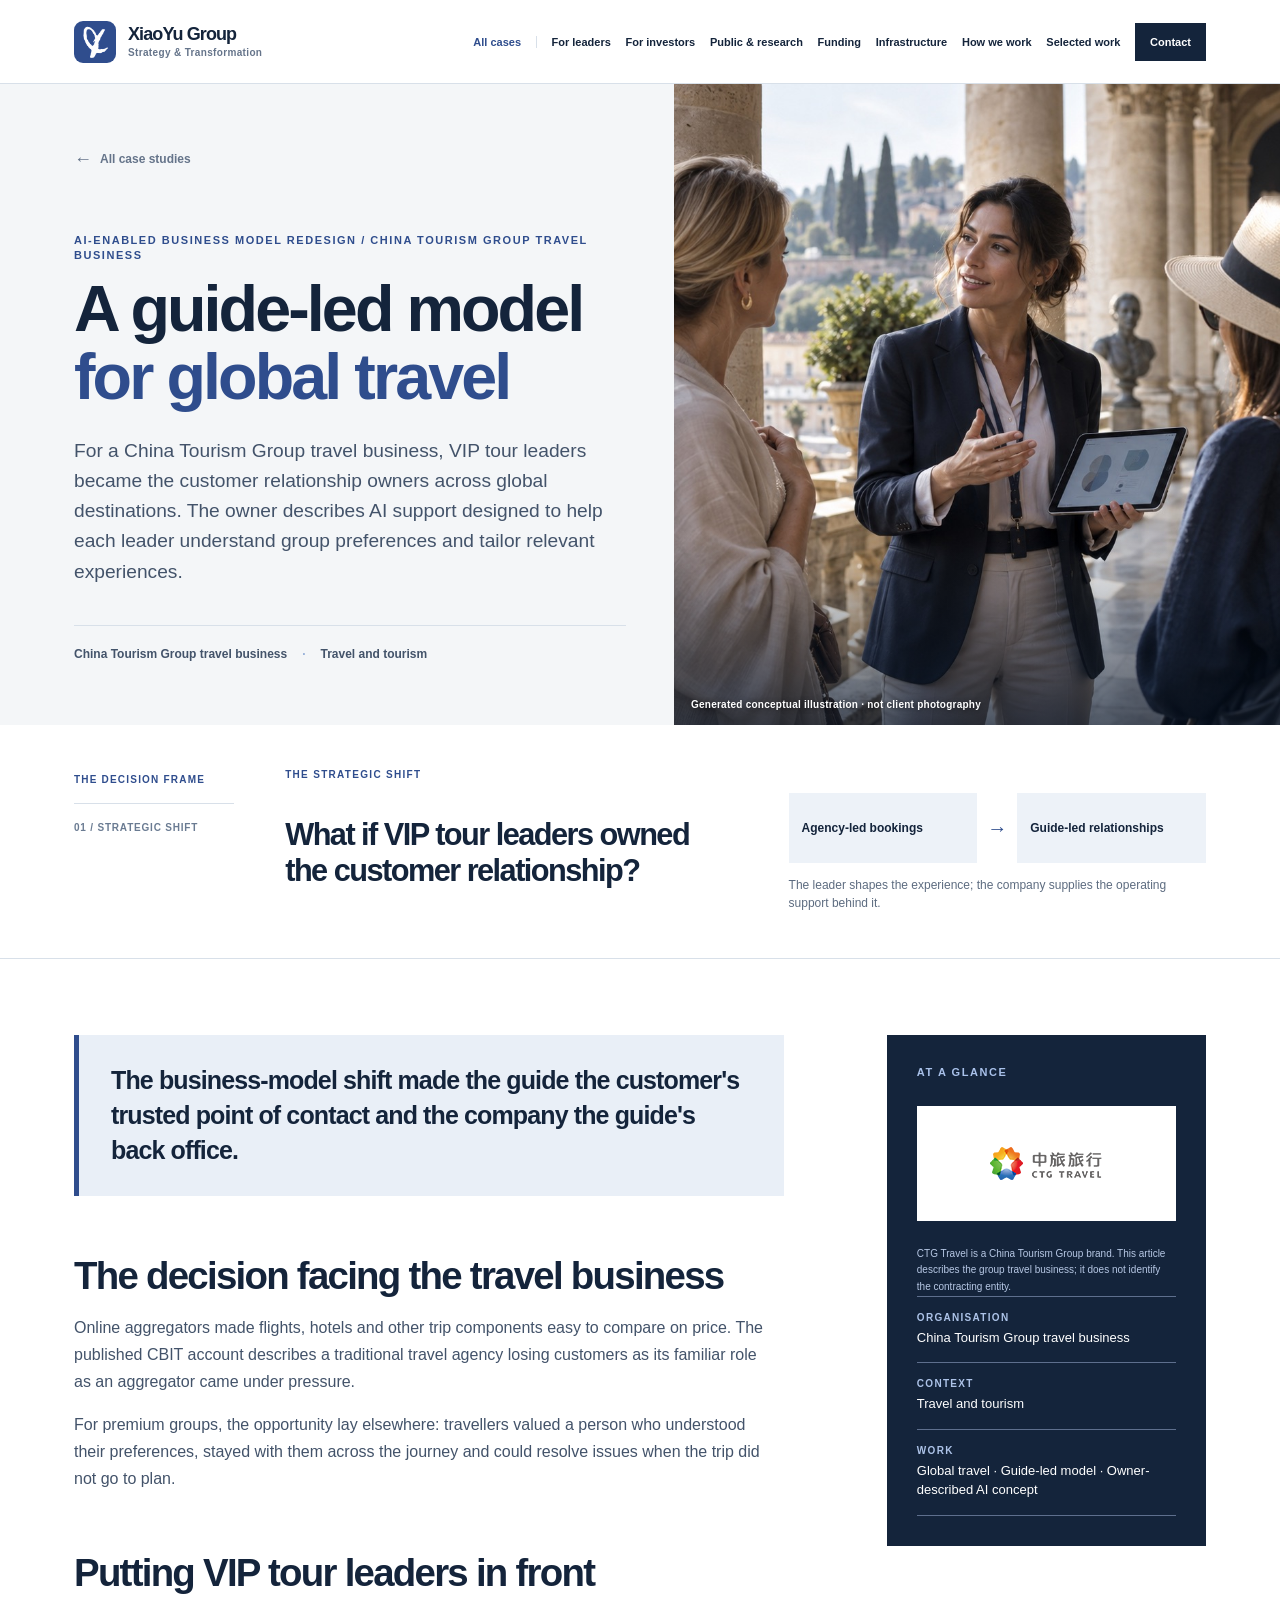
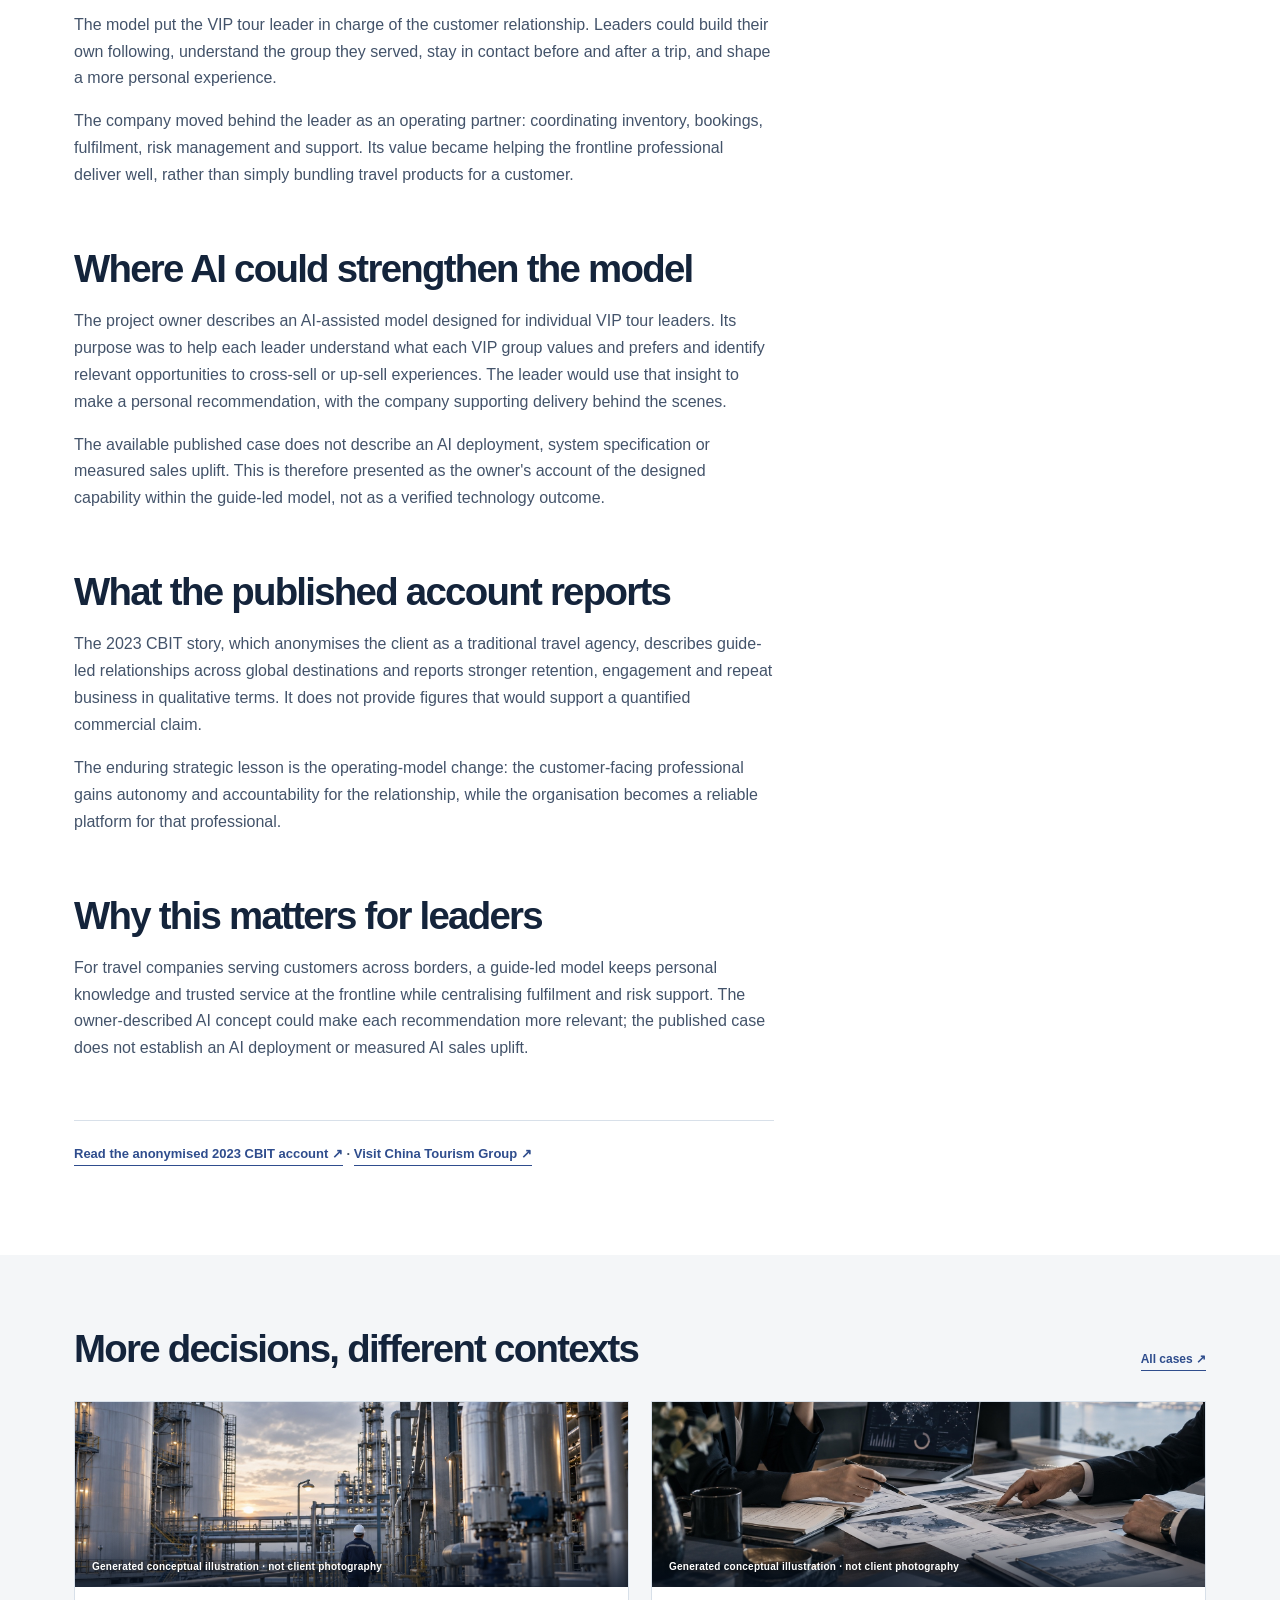
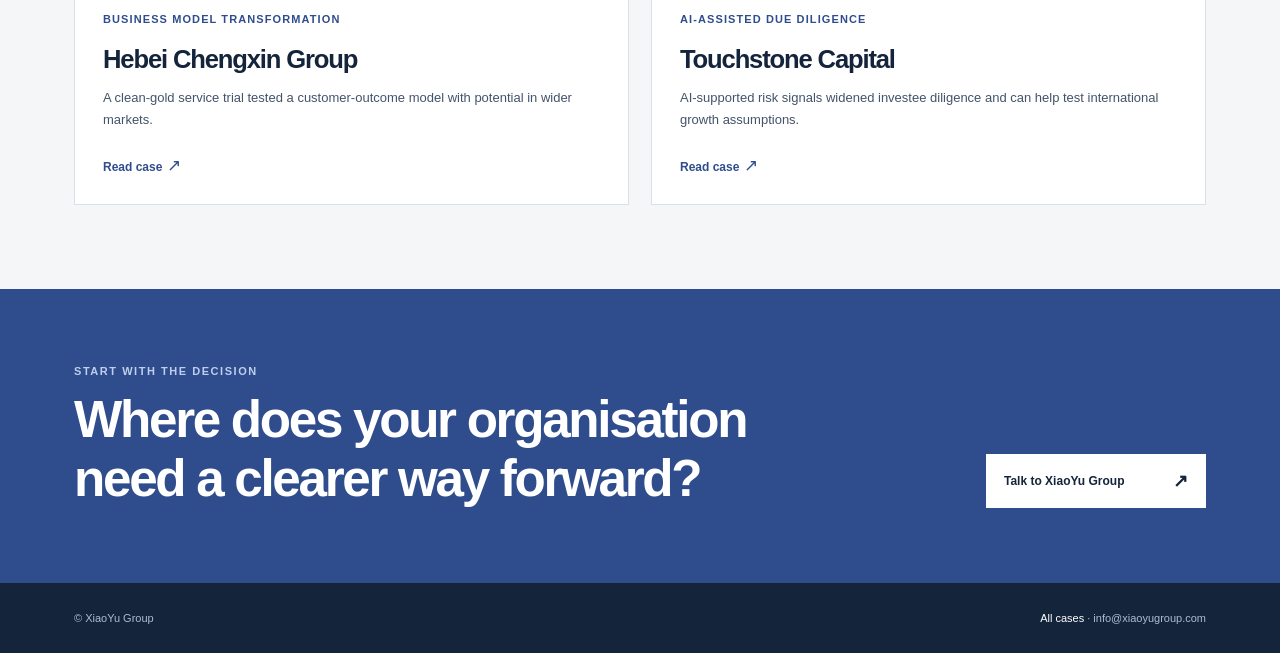
<file: cases/cts.html>
<!doctype html>
<html lang="en"><head><meta charset="utf-8"><meta name="viewport" content="width=device-width, initial-scale=1"><meta name="robots" content="noindex, nofollow"><meta name="theme-color" content="#14223b"><meta name="description" content="For a China Tourism Group travel business, VIP tour leaders became the customer relationship owners across global destinations. The owner describes AI support designed to help each leader understand group preferences and tailor relevant experiences."><title>China Tourism Group travel business case study · XiaoYu Group</title><style>:root{--ink:#14223b;--blue:#2f4d8d;--blue2:#243d70;--paper:#fff;--fog:#f3f6fa;--mist:#e9eff7;--line:#d7deea;--body:#43536a;--muted:#65748a;--accent:#91acd7;--max:1260px;--pad:clamp(22px,5vw,72px)}
*{box-sizing:border-box}html{scroll-behavior:smooth}body{margin:0;background:var(--paper);color:var(--ink);font-family:'Aptos','Avenir Next','Segoe UI',sans-serif;-webkit-font-smoothing:antialiased}h1,h2,h3,p,ul{margin-top:0}h1,h2,h3{font-family:'Aptos Display','Avenir Next','Segoe UI',sans-serif;letter-spacing:-.045em}p{line-height:1.68;color:var(--body)}a{color:inherit;text-decoration:none}a:focus-visible{outline:3px solid #7092d7;outline-offset:4px}.shell{max-width:var(--max);margin:auto;padding-inline:var(--pad)}.skip{position:absolute;top:-100px;left:12px;z-index:100;padding:12px 16px;background:#fff;color:var(--ink)}.skip:focus{top:12px}
.site-head{position:sticky;top:0;z-index:40;border-bottom:1px solid var(--line);background:rgba(255,255,255,.96);backdrop-filter:blur(16px)}.head-row{min-height:77px;display:flex;align-items:center;justify-content:space-between;gap:25px}.brand{display:flex;align-items:center;gap:12px;min-width:0}.brand-mark{display:grid;place-items:center;width:42px;height:42px;flex:none;border-radius:9px;background:var(--blue);color:#fff;font-family:'Aptos Display',sans-serif;font-size:17px;font-weight:800;letter-spacing:-.11em;padding-right:2px}.brand-text{display:block;font-family:'Aptos Display',sans-serif;font-size:18px;font-weight:800;line-height:1.1;letter-spacing:-.05em}.brand-sub{display:block;margin-top:3px;color:var(--muted);font-size:10px;font-weight:700;letter-spacing:.035em}.head-nav{display:flex;align-items:center;gap:25px;color:var(--ink);font-size:12px;font-weight:700}.head-nav a:hover{color:var(--blue)}.head-nav .contact-link{padding:12px 15px;background:var(--ink);color:#fff}.head-nav .contact-link:hover{background:var(--blue);color:#fff}.eyebrow{font-size:11px!important;line-height:1.4!important;text-transform:uppercase;letter-spacing:.14em;font-weight:800!important;color:var(--blue)!important}
.page-hero{background:var(--fog);overflow:hidden}.hero-grid{display:grid;grid-template-columns:minmax(0,1.18fr) minmax(360px,.82fr);min-height:550px}.hero-copy{padding:72px 8% 60px 0;align-self:center}.crumb{display:inline-flex;align-items:center;gap:8px;margin-bottom:65px;color:var(--muted);font-size:12px;font-weight:700}.crumb:hover{color:var(--blue)}.crumb:before{content:'←';font-size:18px;line-height:1}.hero-copy h1{max-width:800px;margin:0 0 25px;font-size:clamp(47px,5.5vw,81px);line-height:1.05;font-weight:700}.hero-copy h1 em{font-style:normal;color:var(--blue)}.hero-lede{max-width:690px;margin:0;color:var(--body);font-size:clamp(17px,1.5vw,21px);line-height:1.58}.case-line{display:flex;align-items:center;gap:15px;flex-wrap:wrap;margin-top:38px;padding-top:21px;border-top:1px solid var(--line);color:var(--body);font-size:12px;font-weight:700}.case-line span+span:before{content:'·';margin-right:15px;color:var(--accent)}.hero-visual{position:relative;display:flex;align-items:center;justify-content:center;min-height:530px;margin-right:calc(-1 * max(var(--pad), (100vw - var(--max)) / 2 + var(--pad)));padding:50px clamp(35px,4vw,70px);background:var(--ink);color:#fff;overflow:hidden;isolation:isolate}.hero-visual:before{content:'';position:absolute;width:620px;height:620px;right:-230px;top:-260px;border-radius:50%;border:1px solid #566b91;box-shadow:0 0 0 74px rgba(225,234,249,.025),0 0 0 148px rgba(225,234,249,.025)}.visual-board{position:relative;z-index:1;width:min(100%,470px);padding:33px;background:#fff;color:var(--ink);box-shadow:17px 20px 0 rgba(65,98,159,.4)}.visual-board .micro{display:block;margin-bottom:30px;color:var(--blue);font-size:10px;font-weight:800;text-transform:uppercase;letter-spacing:.13em}.visual-board strong{display:block;margin-bottom:25px;font-family:'Aptos Display',sans-serif;font-size:clamp(24px,2.3vw,35px);line-height:1.17;letter-spacing:-.05em}.signal{display:grid;grid-template-columns:1fr 24px 1fr;align-items:center;gap:11px;border-top:1px solid var(--line);padding-top:23px}.signal span{padding:16px 13px;background:var(--fog);font-size:12px;font-weight:700;line-height:1.35}.signal i{font-style:normal;color:var(--blue);text-align:center;font-size:20px}.visual-note{margin-top:22px;color:var(--muted);font-size:11px;line-height:1.5}
.body-grid{display:grid;grid-template-columns:minmax(0,1.38fr) minmax(260px,.62fr);gap:clamp(50px,8vw,130px);padding-top:86px;padding-bottom:90px}.story section{margin-bottom:58px}.story h2{margin-bottom:17px;font-size:clamp(29px,3vw,40px);line-height:1.15}.story p{max-width:700px;font-size:16px}.story p:last-child{margin-bottom:0}.story-callout{padding:28px 32px;margin-bottom:58px;background:var(--mist);border-left:5px solid var(--blue)}.story-callout p{margin:0;color:var(--ink);font-family:'Aptos Display',sans-serif;font-size:clamp(18px,2vw,25px);font-weight:700;letter-spacing:-.035em;line-height:1.4}.side{align-self:start;position:sticky;top:116px}.client-card{padding:30px;background:var(--ink);color:#fff}.client-card .eyebrow{color:#a9c1ea!important}.client-logo{display:flex;align-items:center;justify-content:center;min-height:115px;margin:25px 0;padding:15px;background:#fff}.client-logo img{display:block;max-width:100%;max-height:70px;object-fit:contain}.client-wordmark{color:var(--ink);font-family:'Aptos Display',sans-serif;font-size:clamp(22px,2.2vw,31px);font-weight:800;letter-spacing:-.045em;text-align:center}.client-card dl{margin:0;border-top:1px solid #5e6f8d}.client-card div.data{padding:15px 0;border-bottom:1px solid #5e6f8d}.client-card dt{margin-bottom:5px;color:#adc3e8;font-size:10px;text-transform:uppercase;letter-spacing:.13em;font-weight:800}.client-card dd{margin:0;font-size:13px;line-height:1.5}.client-card .logo-note{margin:14px 0 0;color:#b7c8e5;font-size:10px}.related{padding:72px 0 84px;background:var(--fog)}.section-title{display:flex;justify-content:space-between;align-items:end;gap:25px;margin-bottom:30px}.section-title h2{margin:0;font-size:clamp(30px,3vw,43px)}.section-title a{font-size:12px;font-weight:800;color:var(--blue);border-bottom:1px solid currentColor;padding-bottom:4px}.related-grid,.cases-grid{display:grid;grid-template-columns:repeat(2,minmax(0,1fr));gap:18px}.related-card,.case-card{display:flex;flex-direction:column;min-height:260px;padding:30px;background:#fff;border:1px solid var(--line);transition:transform .2s,box-shadow .2s}.related-card:hover,.case-card:hover{transform:translateY(-3px);box-shadow:0 15px 35px rgba(20,34,59,.09)}.related-card small,.case-card small{color:var(--blue);font-size:11px;font-weight:800;letter-spacing:.1em;text-transform:uppercase}.related-card h3,.case-card h3{max-width:500px;margin:27px 0 13px;font-size:clamp(22px,2vw,29px);line-height:1.18}.related-card p,.case-card p{margin-bottom:25px;font-size:13px}.related-card b,.case-card b{margin-top:auto;color:var(--blue);font-size:12px}.related-card b:after,.case-card b:after{content:' ↗';font-size:17px;font-weight:400}.cta{padding:75px 0;background:var(--blue);color:#fff}.cta .shell{display:flex;justify-content:space-between;align-items:end;gap:35px}.cta h2{max-width:750px;margin:0;font-size:clamp(31px,4vw,55px)}.cta a{display:inline-flex;align-items:center;justify-content:space-between;gap:35px;min-width:220px;padding:16px 18px;background:#fff;color:var(--ink);font-size:12px;font-weight:800}.cta a:after{content:'↗';font-size:18px}.footer{padding:29px 0;background:var(--ink);color:#aebcd1;font-size:11px}.footer .shell{display:flex;justify-content:space-between;gap:25px}.footer a{color:#fff}
.index-hero{padding:90px 0 80px;background:var(--fog);overflow:hidden}.index-hero .shell{position:relative}.index-hero .shell:after{content:'';position:absolute;width:430px;height:430px;right:0;top:-150px;border-radius:50%;border:1px solid #c5d3e8;box-shadow:0 0 0 60px rgba(47,77,141,.035),0 0 0 120px rgba(47,77,141,.025);pointer-events:none}.index-hero h1{position:relative;max-width:900px;margin:0 0 25px;font-size:clamp(54px,6.1vw,88px);line-height:1.04}.index-hero p{position:relative;max-width:650px;font-size:18px}.index-hero .eyebrow{margin-bottom:28px}.index-intro{display:grid;grid-template-columns:.35fr .65fr;gap:50px;padding-top:60px;padding-bottom:60px;border-bottom:1px solid var(--line)}.index-intro h2{margin:0;font-size:clamp(28px,3vw,42px)}.index-intro p{margin:0;font-size:16px}.index-cases{padding-top:65px;padding-bottom:95px}.case-card{min-height:300px;position:relative;overflow:hidden}.case-card:before{content:attr(data-initial);position:absolute;right:-10px;bottom:-52px;color:#edf2f9;font-family:'Aptos Display',sans-serif;font-size:190px;font-weight:800;letter-spacing:-.13em;line-height:1;pointer-events:none}.case-card>*{position:relative}.case-card .card-top{display:flex;align-items:center;justify-content:space-between;gap:20px}.mini-logo{display:flex;align-items:center;justify-content:center;min-width:90px;height:46px;padding:7px 10px;background:var(--fog);font-family:'Aptos Display',sans-serif;font-size:13px;font-weight:800;text-align:center;letter-spacing:-.05em}.mini-logo img{display:block;max-width:125px;max-height:32px;object-fit:contain}.case-card h3{font-size:clamp(25px,2.4vw,34px);margin-top:35px}.case-card p{max-width:470px;font-size:14px}
@media(max-width:1000px){.hero-grid{grid-template-columns:1fr}.hero-copy{padding:55px 0 65px}.crumb{margin-bottom:40px}.hero-visual{margin-left:calc(-1 * var(--pad));margin-right:calc(-1 * var(--pad));min-height:430px}.body-grid{grid-template-columns:1fr}.side{position:static;max-width:550px}.index-hero .shell:after{opacity:.35}}
@media(max-width:620px){.head-row{min-height:67px}.brand-mark{width:36px;height:36px;font-size:14px}.brand-text{font-size:16px}.brand-sub{font-size:9px}.head-nav{gap:12px}.head-nav a:not(.contact-link){display:none}.head-nav .contact-link{padding:10px;font-size:11px}.hero-copy h1{font-size:43px}.hero-copy{padding-top:35px}.hero-visual{min-height:390px;padding:30px}.visual-board{padding:24px;box-shadow:10px 12px 0 rgba(65,98,159,.4)}.body-grid{padding-top:62px;padding-bottom:60px;gap:15px}.story section{margin-bottom:45px}.story h2{font-size:29px}.story p{font-size:15px}.related-grid,.cases-grid{grid-template-columns:1fr}.section-title{align-items:start;flex-direction:column}.cta .shell{align-items:start;flex-direction:column}.footer .shell{flex-direction:column}.index-hero{padding:68px 0}.index-hero h1{font-size:52px}.index-intro{grid-template-columns:1fr;gap:15px}.index-cases{padding-top:45px}.case-card{min-height:260px}}
@media(prefers-reduced-motion:reduce){*{scroll-behavior:auto!important;transition:none!important}}
.brand-mark{display:block;padding:0;object-fit:cover}.mini-logo .client-wordmark{font-size:14px;line-height:1.1}
.story-source{margin-top:4px!important;padding-top:22px;border-top:1px solid var(--line);font-size:13px!important;font-weight:700}.story-source a{color:var(--blue);border-bottom:1px solid currentColor;padding-bottom:4px}.story-source a:hover{color:var(--ink)}
.body-grid>*{min-width:0}.client-card{min-width:0}.client-card[data-case="hbcx"] .client-logo{position:relative;display:block;width:100%;height:128px;min-width:0;overflow:hidden}.client-card[data-case="hbcx"] .client-logo img{position:absolute;left:50%;top:50%;width:600px;max-width:none;max-height:none;height:auto;transform:translate(-50%,-50%)}.case-card[data-case="hbcx"] .mini-logo{position:relative;display:block;width:136px;height:48px;min-width:0;overflow:hidden;padding:0}.case-card[data-case="hbcx"] .mini-logo img{position:absolute;left:50%;top:50%;width:255px;max-width:none;max-height:none;height:auto;transform:translate(-50%,-50%)}
@media(max-width:1000px){.body-grid{grid-template-columns:minmax(0,1fr)}}

/* Keep the main XiaoYu routes available throughout the case collection. */
.site-head{isolation:isolate}
.head-row{min-height:83px;gap:20px}
.head-nav{gap:clamp(10px,1.15vw,18px);font-size:11px}
.head-nav a{white-space:nowrap}
.head-nav .all-cases{padding-right:clamp(10px,1.15vw,18px);border-right:1px solid var(--line);color:var(--blue)}
.head-nav .contact-link{padding:13px 15px}
.menu-toggle{display:none;width:44px;height:44px;flex:none;align-items:center;justify-content:center;border:1px solid var(--line);background:#fff;color:var(--ink);cursor:pointer}
.menu-toggle span,.menu-toggle span::before,.menu-toggle span::after{display:block;position:relative;width:19px;height:2px;background:currentColor;transition:transform .2s,opacity .2s}
.menu-toggle span::before,.menu-toggle span::after{content:"";position:absolute;left:0}
.menu-toggle span::before{top:-6px}
.menu-toggle span::after{top:6px}
.menu-toggle[aria-expanded="true"] span{background:transparent}
.menu-toggle[aria-expanded="true"] span::before{top:0;transform:rotate(45deg)}
.menu-toggle[aria-expanded="true"] span::after{top:0;transform:rotate(-45deg)}
.mobile-nav{display:none}
@media(max-width:1170px){
  .head-nav{display:none}
  .head-row{min-height:70px}
  .menu-toggle{display:inline-flex}
  .mobile-nav{display:none;position:absolute;left:0;right:0;top:100%;max-height:calc(100vh - 70px);overflow-y:auto;background:#fff;border-top:1px solid var(--line);border-bottom:1px solid var(--line);box-shadow:0 18px 30px rgba(20,34,59,.12);padding:12px var(--pad) 24px}
  .mobile-nav.open{display:flex;flex-direction:column}
  .mobile-nav a{padding:14px 0;border-bottom:1px solid var(--line);font-size:16px;font-weight:700}
  .mobile-nav .all-cases{color:var(--blue)}
  .mobile-nav .contact-link{display:inline-flex;align-self:flex-start;margin-top:16px;padding:14px 18px;border:0;background:var(--ink);color:#fff;font-size:14px}
}
@media(max-width:620px){
  .head-row{min-height:70px}
  .mobile-nav a:not(.contact-link){display:block}
}
@media(prefers-reduced-motion:reduce){.menu-toggle span,.menu-toggle span::before,.menu-toggle span::after{transition:none}}
</style><link rel="stylesheet" href="visual.css"></head><body><a class="skip" href="#main">Skip to content</a>
<header class="site-head"><div class="shell head-row"><a class="brand" href="../index.html" aria-label="XiaoYu Group home"><img class="brand-mark" src="[data-uri]" width="42" height="42" alt=""><span><span class="brand-text">XiaoYu Group</span><span class="brand-sub">Strategy &amp; Transformation</span></span></a><nav class="head-nav" aria-label="Primary"><a class="all-cases" href="index.html">All cases</a><a href="../index.html#leaders">For leaders</a><a href="../index.html#investors">For investors</a><a href="../index.html#public">Public &amp; research</a><a href="../index.html#funding">Funding</a><a href="../index.html#infrastructure">Infrastructure</a><a href="../index.html#approach">How we work</a><a href="../index.html#selected-work">Selected work</a><a href="../index.html#contact" class="contact-link">Contact</a></nav><button class="menu-toggle" type="button" aria-label="Open menu" aria-controls="case-mobile-nav" aria-expanded="false"><span></span></button></div><nav class="mobile-nav" id="case-mobile-nav" aria-label="Mobile"><a class="all-cases" href="index.html">All cases</a><a href="../index.html#leaders">For leaders</a><a href="../index.html#investors">For investors</a><a href="../index.html#public">Public &amp; research</a><a href="../index.html#funding">Funding</a><a href="../index.html#infrastructure">Infrastructure</a><a href="../index.html#approach">How we work</a><a href="../index.html#selected-work">Selected work</a><a href="../index.html#contact" class="contact-link">Contact</a></nav></header><script>
(() => {
  const button = document.querySelector('.menu-toggle');
  const menu = document.querySelector('.mobile-nav');
  const close = () => { button.setAttribute('aria-expanded', 'false'); button.setAttribute('aria-label', 'Open menu'); menu.classList.remove('open'); };
  button.addEventListener('click', () => {
    const opening = button.getAttribute('aria-expanded') !== 'true';
    button.setAttribute('aria-expanded', String(opening));
    button.setAttribute('aria-label', opening ? 'Close menu' : 'Open menu');
    menu.classList.toggle('open', opening);
  });
  menu.querySelectorAll('a').forEach(link => link.addEventListener('click', close));
  document.addEventListener('keydown', event => { if (event.key === 'Escape' && button.getAttribute('aria-expanded') === 'true') { close(); button.focus(); } });
  document.addEventListener('click', event => { if (button.getAttribute('aria-expanded') === 'true' && !event.target.closest('.site-head')) close(); });
  window.addEventListener('resize', () => { if (window.innerWidth > 1170) close(); });
})();
</script><noscript><style>@media(max-width:1170px){.menu-toggle{display:none}.mobile-nav{display:flex;position:static;flex-direction:column;max-height:none;box-shadow:none}}</style></noscript>
<main id="main"><section class="page-hero"><div class="shell hero-grid"><div class="hero-copy"><a class="crumb" href="index.html">All case studies</a><p class="eyebrow">AI-enabled business model redesign / China Tourism Group travel business</p><h1>A guide-led model <em>for global travel</em></h1><p class="hero-lede">For a China Tourism Group travel business, VIP tour leaders became the customer relationship owners across global destinations. The owner describes AI support designed to help each leader understand group preferences and tailor relevant experiences.</p><div class="case-line"><span>China Tourism Group travel business</span><span>Travel and tourism</span></div></div><div class="hero-visual"><figure class="hero-image"><img src="../assets/illustrations/cts.jpg" alt="Conceptual illustration of a tour leader with a small group" loading="eager" decoding="async"><figcaption>Generated conceptual illustration · not client photography</figcaption></figure></div></div></section>
<section class="shift-band" aria-label="Case strategic shift"><div class="shell shift-inner"><div class="shift-label"><span>THE DECISION FRAME</span><b>01 / STRATEGIC SHIFT</b></div><div class="visual-board shift-board"><span class="micro">The strategic shift</span><strong>What if VIP tour leaders owned the customer relationship?</strong><div class="signal"><span>Agency-led bookings</span><i aria-hidden="true">→</i><span>Guide-led relationships</span></div><div class="visual-note">The leader shapes the experience; the company supplies the operating support behind it.</div></div></div></section><div class="shell body-grid"><article class="story" aria-label="Full case study"><div class="story-callout"><p>The business-model shift made the guide the customer's trusted point of contact and the company the guide's back office.</p></div><section><h2>The decision facing the travel business</h2><p>Online aggregators made flights, hotels and other trip components easy to compare on price. The published CBIT account describes a traditional travel agency losing customers as its familiar role as an aggregator came under pressure.</p><p>For premium groups, the opportunity lay elsewhere: travellers valued a person who understood their preferences, stayed with them across the journey and could resolve issues when the trip did not go to plan.</p></section><section><h2>Putting VIP tour leaders in front</h2><p>The model put the VIP tour leader in charge of the customer relationship. Leaders could build their own following, understand the group they served, stay in contact before and after a trip, and shape a more personal experience.</p><p>The company moved behind the leader as an operating partner: coordinating inventory, bookings, fulfilment, risk management and support. Its value became helping the frontline professional deliver well, rather than simply bundling travel products for a customer.</p></section><section><h2>Where AI could strengthen the model</h2><p>The project owner describes an AI-assisted model designed for individual VIP tour leaders. Its purpose was to help each leader understand what each VIP group values and prefers and identify relevant opportunities to cross-sell or up-sell experiences. The leader would use that insight to make a personal recommendation, with the company supporting delivery behind the scenes.</p><p>The available published case does not describe an AI deployment, system specification or measured sales uplift. This is therefore presented as the owner's account of the designed capability within the guide-led model, not as a verified technology outcome.</p></section><section><h2>What the published account reports</h2><p>The 2023 CBIT story, which anonymises the client as a traditional travel agency, describes guide-led relationships across global destinations and reports stronger retention, engagement and repeat business in qualitative terms. It does not provide figures that would support a quantified commercial claim.</p><p>The enduring strategic lesson is the operating-model change: the customer-facing professional gains autonomy and accountability for the relationship, while the organisation becomes a reliable platform for that professional.</p></section><section><h2>Why this matters for leaders</h2><p>For travel companies serving customers across borders, a guide-led model keeps personal knowledge and trusted service at the frontline while centralising fulfilment and risk support. The owner-described AI concept could make each recommendation more relevant; the published case does not establish an AI deployment or measured AI sales uplift.</p></section><p class="story-source"><a href="https://cbitvb.uk/2023/11/15/a-tale-of-two-eras-how-does-a-traditional-travel-agency-compete-with-booking-com-and-other-digital-travel-aggregators/" target="_blank" rel="noopener noreferrer">Read the anonymised 2023 CBIT account ↗</a> · <a href="https://www.ctg.cn/en/" target="_blank" rel="noopener noreferrer">Visit China Tourism Group ↗</a></p></article><aside class="side"><div class="client-card" data-case="cts"><p class="eyebrow">At a glance</p><div class="client-logo"><img src="[data-uri]" alt="CTG Travel brand mark"></div><p class="logo-note">CTG Travel is a China Tourism Group brand. This article describes the group travel business; it does not identify the contracting entity.</p><dl><div class="data"><dt>Organisation</dt><dd>China Tourism Group travel business</dd></div><div class="data"><dt>Context</dt><dd>Travel and tourism</dd></div><div class="data"><dt>Work</dt><dd>Global travel · Guide-led model · Owner-described AI concept</dd></div></dl></div></aside></div>
<section class="related"><div class="shell"><div class="section-title"><h2>More decisions, different contexts</h2><a href="index.html">All cases ↗</a></div><div class="related-grid"><a class="related-card" href="hbcx.html"><figure class="related-image"><img src="../assets/illustrations/hbcx.jpg" alt="Conceptual illustration of an industrial processing facility" loading="lazy" decoding="async"><figcaption>Generated conceptual illustration · not client photography</figcaption></figure><small>Business model transformation</small><h3>Hebei Chengxin Group</h3><p>A clean-gold service trial tested a customer-outcome model with potential in wider markets.</p><b>Read case</b></a><a class="related-card" href="touchstone-diligence.html"><figure class="related-image"><img src="../assets/illustrations/touchstone-diligence.jpg" alt="Conceptual illustration of investment analysts reviewing evidence" loading="lazy" decoding="async"><figcaption>Generated conceptual illustration · not client photography</figcaption></figure><small>AI-assisted due diligence</small><h3>Touchstone Capital</h3><p>AI-supported risk signals widened investee diligence and can help test international growth assumptions.</p><b>Read case</b></a></div></div></section></main><section class="cta"><div class="shell"><div><p class="eyebrow" style="color:#bfceed!important">Start with the decision</p><h2>Where does your organisation need a clearer way forward?</h2></div><a href="mailto:info@xiaoyugroup.com?subject=Strategy%20enquiry">Talk to XiaoYu Group</a></div></section><footer class="footer"><div class="shell"><span>© XiaoYu Group</span><span><a href="index.html">All cases</a> · info@xiaoyugroup.com</span></div></footer></body></html>
</file>
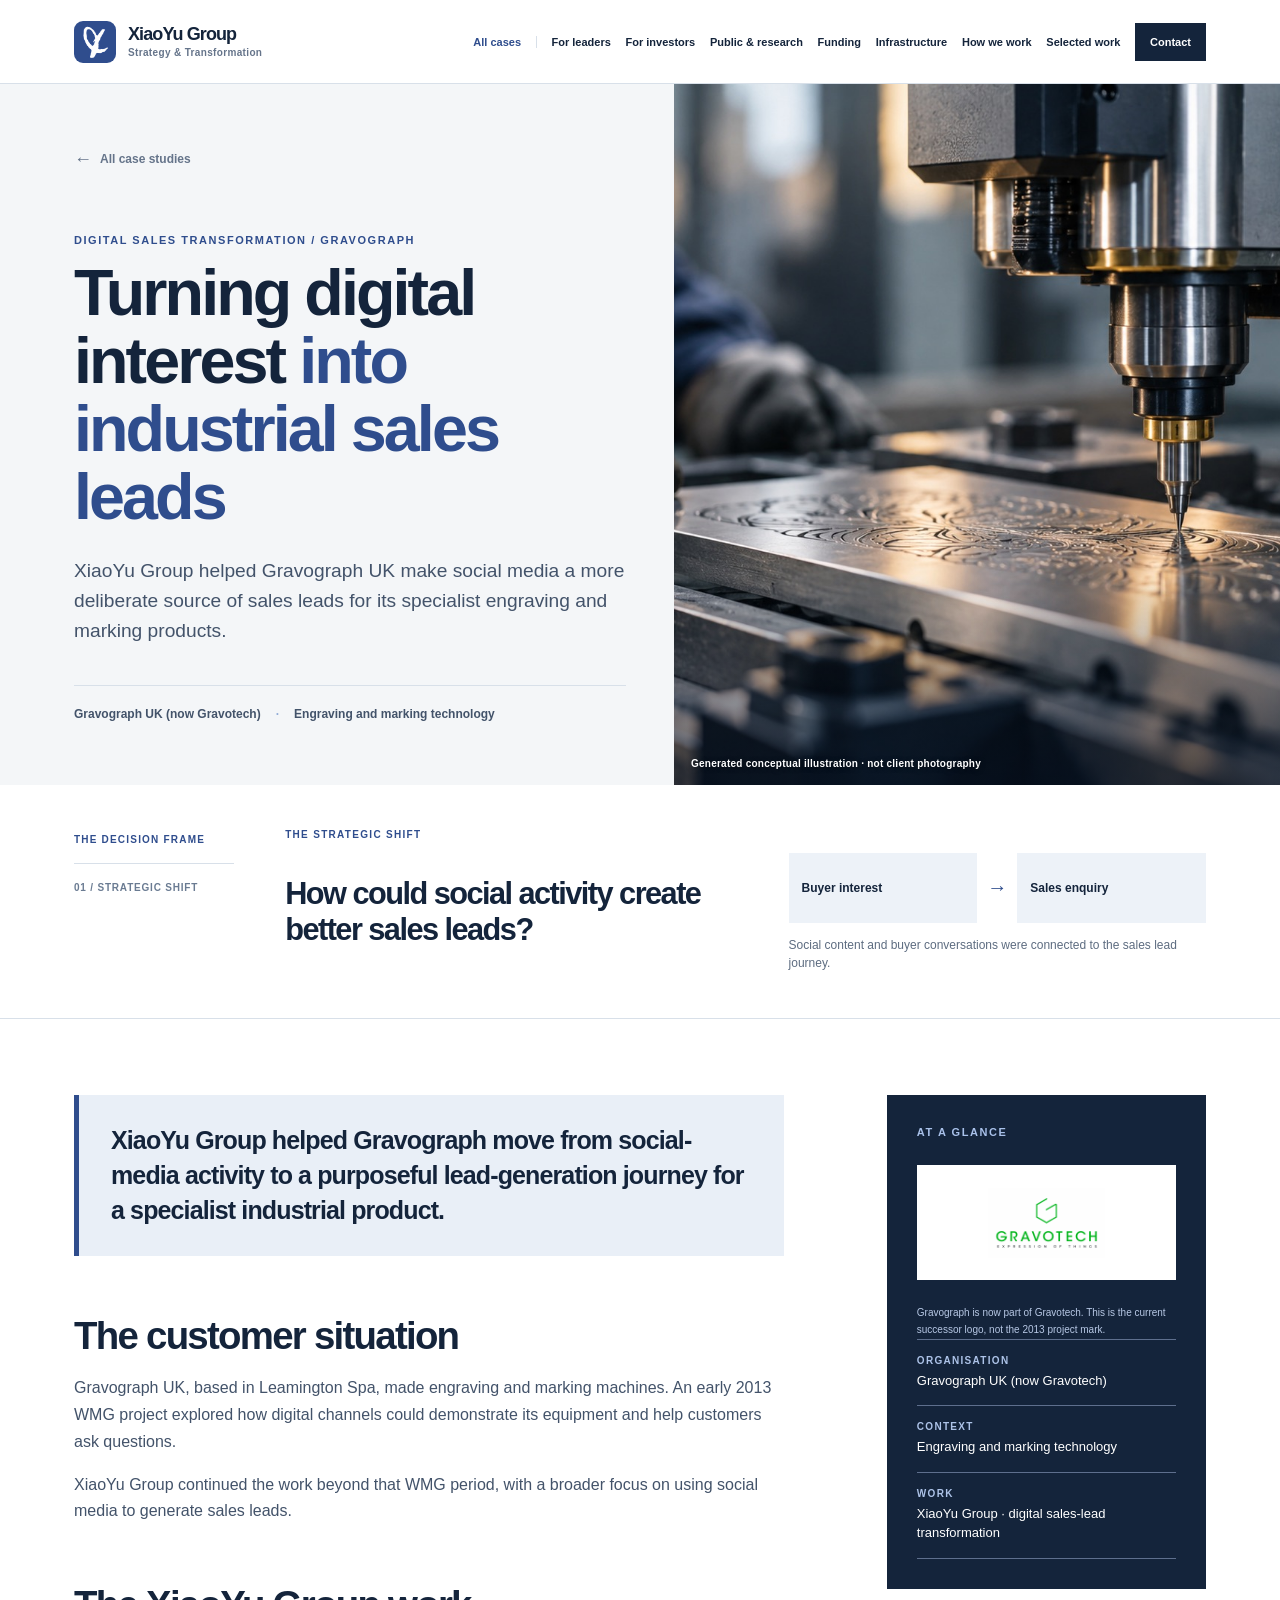
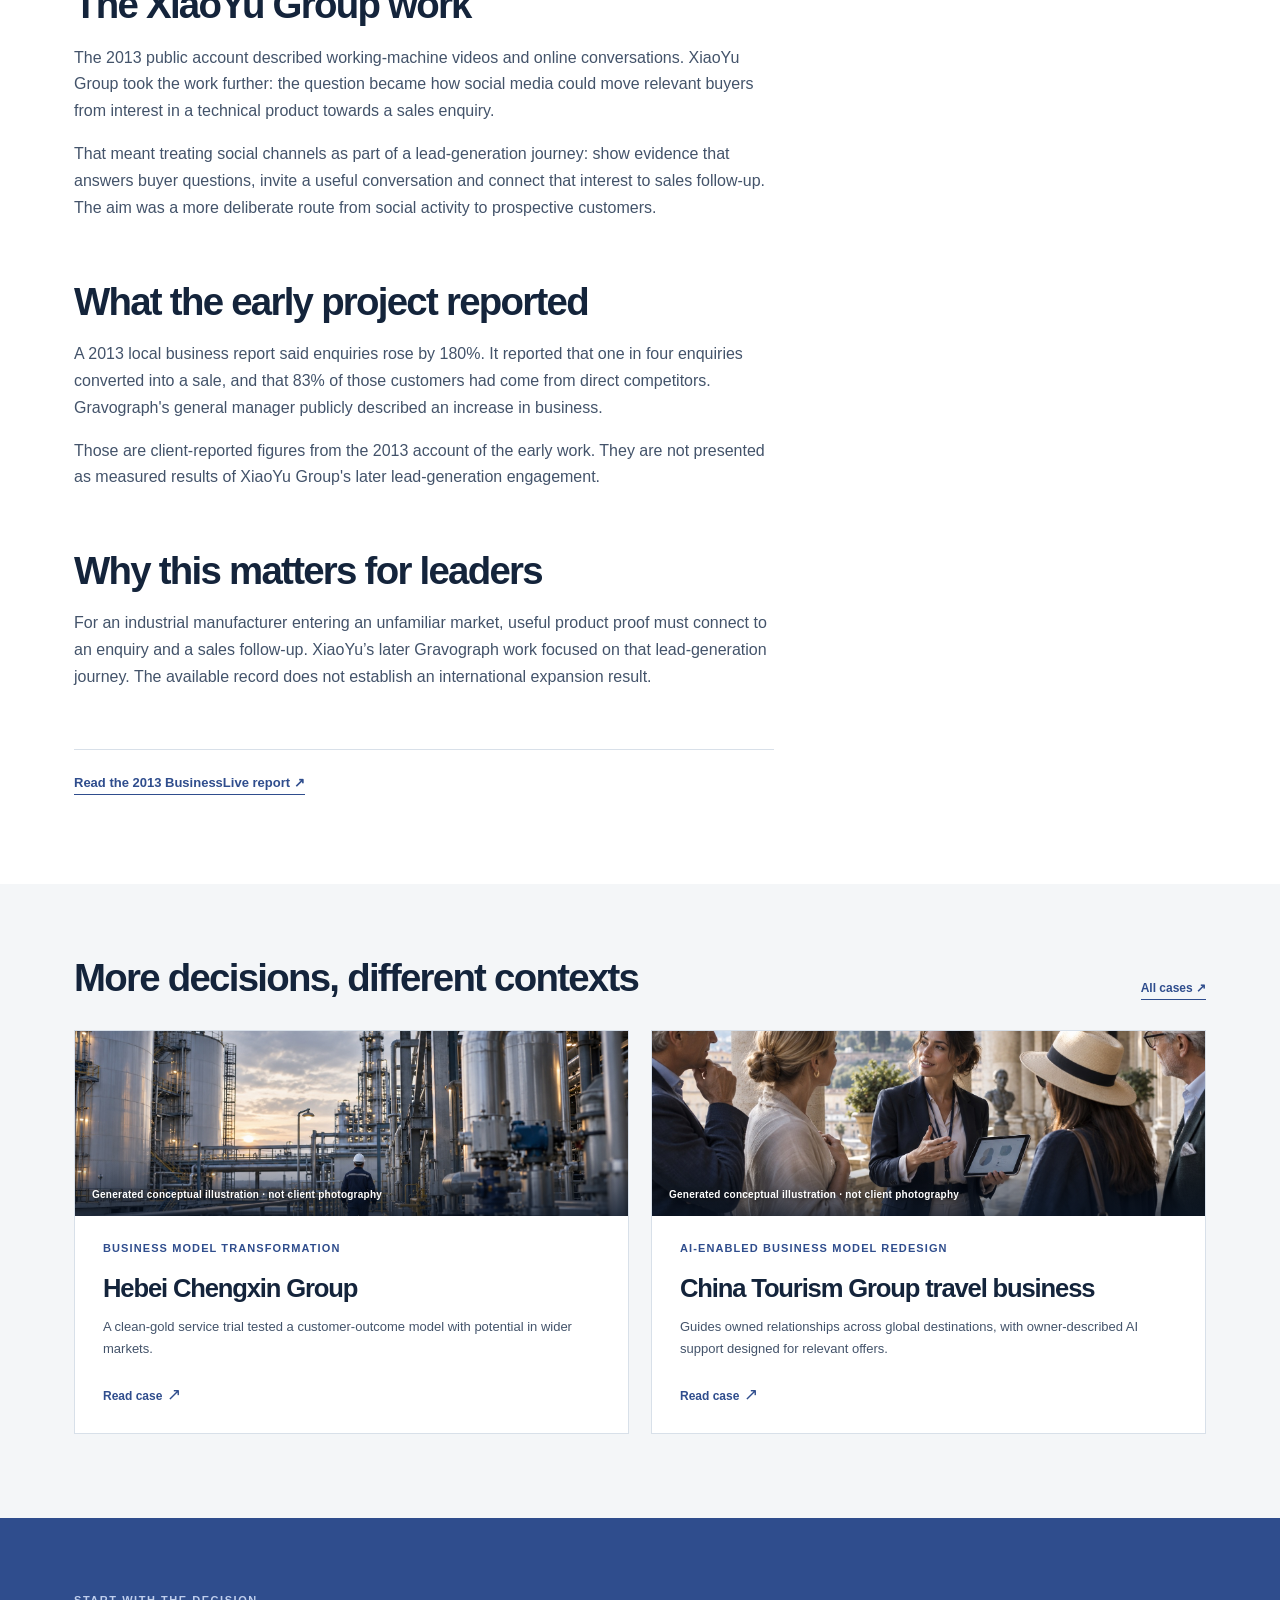
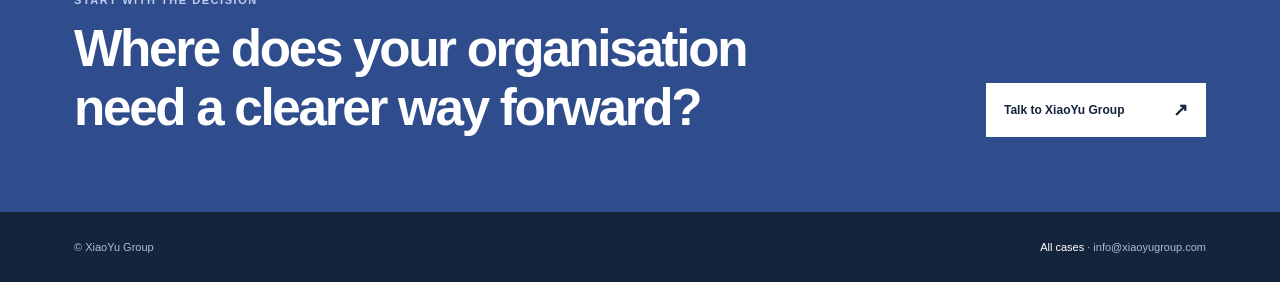
<file: cases/gravograph.html>
<!doctype html>
<html lang="en"><head><meta charset="utf-8"><meta name="viewport" content="width=device-width, initial-scale=1"><meta name="robots" content="noindex, nofollow"><meta name="theme-color" content="#14223b"><meta name="description" content="XiaoYu Group helped Gravograph UK make social media a more deliberate source of sales leads for its specialist engraving and marking products."><title>Gravograph case study · XiaoYu Group</title><style>:root{--ink:#14223b;--blue:#2f4d8d;--blue2:#243d70;--paper:#fff;--fog:#f3f6fa;--mist:#e9eff7;--line:#d7deea;--body:#43536a;--muted:#65748a;--accent:#91acd7;--max:1260px;--pad:clamp(22px,5vw,72px)}
*{box-sizing:border-box}html{scroll-behavior:smooth}body{margin:0;background:var(--paper);color:var(--ink);font-family:'Aptos','Avenir Next','Segoe UI',sans-serif;-webkit-font-smoothing:antialiased}h1,h2,h3,p,ul{margin-top:0}h1,h2,h3{font-family:'Aptos Display','Avenir Next','Segoe UI',sans-serif;letter-spacing:-.045em}p{line-height:1.68;color:var(--body)}a{color:inherit;text-decoration:none}a:focus-visible{outline:3px solid #7092d7;outline-offset:4px}.shell{max-width:var(--max);margin:auto;padding-inline:var(--pad)}.skip{position:absolute;top:-100px;left:12px;z-index:100;padding:12px 16px;background:#fff;color:var(--ink)}.skip:focus{top:12px}
.site-head{position:sticky;top:0;z-index:40;border-bottom:1px solid var(--line);background:rgba(255,255,255,.96);backdrop-filter:blur(16px)}.head-row{min-height:77px;display:flex;align-items:center;justify-content:space-between;gap:25px}.brand{display:flex;align-items:center;gap:12px;min-width:0}.brand-mark{display:grid;place-items:center;width:42px;height:42px;flex:none;border-radius:9px;background:var(--blue);color:#fff;font-family:'Aptos Display',sans-serif;font-size:17px;font-weight:800;letter-spacing:-.11em;padding-right:2px}.brand-text{display:block;font-family:'Aptos Display',sans-serif;font-size:18px;font-weight:800;line-height:1.1;letter-spacing:-.05em}.brand-sub{display:block;margin-top:3px;color:var(--muted);font-size:10px;font-weight:700;letter-spacing:.035em}.head-nav{display:flex;align-items:center;gap:25px;color:var(--ink);font-size:12px;font-weight:700}.head-nav a:hover{color:var(--blue)}.head-nav .contact-link{padding:12px 15px;background:var(--ink);color:#fff}.head-nav .contact-link:hover{background:var(--blue);color:#fff}.eyebrow{font-size:11px!important;line-height:1.4!important;text-transform:uppercase;letter-spacing:.14em;font-weight:800!important;color:var(--blue)!important}
.page-hero{background:var(--fog);overflow:hidden}.hero-grid{display:grid;grid-template-columns:minmax(0,1.18fr) minmax(360px,.82fr);min-height:550px}.hero-copy{padding:72px 8% 60px 0;align-self:center}.crumb{display:inline-flex;align-items:center;gap:8px;margin-bottom:65px;color:var(--muted);font-size:12px;font-weight:700}.crumb:hover{color:var(--blue)}.crumb:before{content:'←';font-size:18px;line-height:1}.hero-copy h1{max-width:800px;margin:0 0 25px;font-size:clamp(47px,5.5vw,81px);line-height:1.05;font-weight:700}.hero-copy h1 em{font-style:normal;color:var(--blue)}.hero-lede{max-width:690px;margin:0;color:var(--body);font-size:clamp(17px,1.5vw,21px);line-height:1.58}.case-line{display:flex;align-items:center;gap:15px;flex-wrap:wrap;margin-top:38px;padding-top:21px;border-top:1px solid var(--line);color:var(--body);font-size:12px;font-weight:700}.case-line span+span:before{content:'·';margin-right:15px;color:var(--accent)}.hero-visual{position:relative;display:flex;align-items:center;justify-content:center;min-height:530px;margin-right:calc(-1 * max(var(--pad), (100vw - var(--max)) / 2 + var(--pad)));padding:50px clamp(35px,4vw,70px);background:var(--ink);color:#fff;overflow:hidden;isolation:isolate}.hero-visual:before{content:'';position:absolute;width:620px;height:620px;right:-230px;top:-260px;border-radius:50%;border:1px solid #566b91;box-shadow:0 0 0 74px rgba(225,234,249,.025),0 0 0 148px rgba(225,234,249,.025)}.visual-board{position:relative;z-index:1;width:min(100%,470px);padding:33px;background:#fff;color:var(--ink);box-shadow:17px 20px 0 rgba(65,98,159,.4)}.visual-board .micro{display:block;margin-bottom:30px;color:var(--blue);font-size:10px;font-weight:800;text-transform:uppercase;letter-spacing:.13em}.visual-board strong{display:block;margin-bottom:25px;font-family:'Aptos Display',sans-serif;font-size:clamp(24px,2.3vw,35px);line-height:1.17;letter-spacing:-.05em}.signal{display:grid;grid-template-columns:1fr 24px 1fr;align-items:center;gap:11px;border-top:1px solid var(--line);padding-top:23px}.signal span{padding:16px 13px;background:var(--fog);font-size:12px;font-weight:700;line-height:1.35}.signal i{font-style:normal;color:var(--blue);text-align:center;font-size:20px}.visual-note{margin-top:22px;color:var(--muted);font-size:11px;line-height:1.5}
.body-grid{display:grid;grid-template-columns:minmax(0,1.38fr) minmax(260px,.62fr);gap:clamp(50px,8vw,130px);padding-top:86px;padding-bottom:90px}.story section{margin-bottom:58px}.story h2{margin-bottom:17px;font-size:clamp(29px,3vw,40px);line-height:1.15}.story p{max-width:700px;font-size:16px}.story p:last-child{margin-bottom:0}.story-callout{padding:28px 32px;margin-bottom:58px;background:var(--mist);border-left:5px solid var(--blue)}.story-callout p{margin:0;color:var(--ink);font-family:'Aptos Display',sans-serif;font-size:clamp(18px,2vw,25px);font-weight:700;letter-spacing:-.035em;line-height:1.4}.side{align-self:start;position:sticky;top:116px}.client-card{padding:30px;background:var(--ink);color:#fff}.client-card .eyebrow{color:#a9c1ea!important}.client-logo{display:flex;align-items:center;justify-content:center;min-height:115px;margin:25px 0;padding:15px;background:#fff}.client-logo img{display:block;max-width:100%;max-height:70px;object-fit:contain}.client-wordmark{color:var(--ink);font-family:'Aptos Display',sans-serif;font-size:clamp(22px,2.2vw,31px);font-weight:800;letter-spacing:-.045em;text-align:center}.client-card dl{margin:0;border-top:1px solid #5e6f8d}.client-card div.data{padding:15px 0;border-bottom:1px solid #5e6f8d}.client-card dt{margin-bottom:5px;color:#adc3e8;font-size:10px;text-transform:uppercase;letter-spacing:.13em;font-weight:800}.client-card dd{margin:0;font-size:13px;line-height:1.5}.client-card .logo-note{margin:14px 0 0;color:#b7c8e5;font-size:10px}.related{padding:72px 0 84px;background:var(--fog)}.section-title{display:flex;justify-content:space-between;align-items:end;gap:25px;margin-bottom:30px}.section-title h2{margin:0;font-size:clamp(30px,3vw,43px)}.section-title a{font-size:12px;font-weight:800;color:var(--blue);border-bottom:1px solid currentColor;padding-bottom:4px}.related-grid,.cases-grid{display:grid;grid-template-columns:repeat(2,minmax(0,1fr));gap:18px}.related-card,.case-card{display:flex;flex-direction:column;min-height:260px;padding:30px;background:#fff;border:1px solid var(--line);transition:transform .2s,box-shadow .2s}.related-card:hover,.case-card:hover{transform:translateY(-3px);box-shadow:0 15px 35px rgba(20,34,59,.09)}.related-card small,.case-card small{color:var(--blue);font-size:11px;font-weight:800;letter-spacing:.1em;text-transform:uppercase}.related-card h3,.case-card h3{max-width:500px;margin:27px 0 13px;font-size:clamp(22px,2vw,29px);line-height:1.18}.related-card p,.case-card p{margin-bottom:25px;font-size:13px}.related-card b,.case-card b{margin-top:auto;color:var(--blue);font-size:12px}.related-card b:after,.case-card b:after{content:' ↗';font-size:17px;font-weight:400}.cta{padding:75px 0;background:var(--blue);color:#fff}.cta .shell{display:flex;justify-content:space-between;align-items:end;gap:35px}.cta h2{max-width:750px;margin:0;font-size:clamp(31px,4vw,55px)}.cta a{display:inline-flex;align-items:center;justify-content:space-between;gap:35px;min-width:220px;padding:16px 18px;background:#fff;color:var(--ink);font-size:12px;font-weight:800}.cta a:after{content:'↗';font-size:18px}.footer{padding:29px 0;background:var(--ink);color:#aebcd1;font-size:11px}.footer .shell{display:flex;justify-content:space-between;gap:25px}.footer a{color:#fff}
.index-hero{padding:90px 0 80px;background:var(--fog);overflow:hidden}.index-hero .shell{position:relative}.index-hero .shell:after{content:'';position:absolute;width:430px;height:430px;right:0;top:-150px;border-radius:50%;border:1px solid #c5d3e8;box-shadow:0 0 0 60px rgba(47,77,141,.035),0 0 0 120px rgba(47,77,141,.025);pointer-events:none}.index-hero h1{position:relative;max-width:900px;margin:0 0 25px;font-size:clamp(54px,6.1vw,88px);line-height:1.04}.index-hero p{position:relative;max-width:650px;font-size:18px}.index-hero .eyebrow{margin-bottom:28px}.index-intro{display:grid;grid-template-columns:.35fr .65fr;gap:50px;padding-top:60px;padding-bottom:60px;border-bottom:1px solid var(--line)}.index-intro h2{margin:0;font-size:clamp(28px,3vw,42px)}.index-intro p{margin:0;font-size:16px}.index-cases{padding-top:65px;padding-bottom:95px}.case-card{min-height:300px;position:relative;overflow:hidden}.case-card:before{content:attr(data-initial);position:absolute;right:-10px;bottom:-52px;color:#edf2f9;font-family:'Aptos Display',sans-serif;font-size:190px;font-weight:800;letter-spacing:-.13em;line-height:1;pointer-events:none}.case-card>*{position:relative}.case-card .card-top{display:flex;align-items:center;justify-content:space-between;gap:20px}.mini-logo{display:flex;align-items:center;justify-content:center;min-width:90px;height:46px;padding:7px 10px;background:var(--fog);font-family:'Aptos Display',sans-serif;font-size:13px;font-weight:800;text-align:center;letter-spacing:-.05em}.mini-logo img{display:block;max-width:125px;max-height:32px;object-fit:contain}.case-card h3{font-size:clamp(25px,2.4vw,34px);margin-top:35px}.case-card p{max-width:470px;font-size:14px}
@media(max-width:1000px){.hero-grid{grid-template-columns:1fr}.hero-copy{padding:55px 0 65px}.crumb{margin-bottom:40px}.hero-visual{margin-left:calc(-1 * var(--pad));margin-right:calc(-1 * var(--pad));min-height:430px}.body-grid{grid-template-columns:1fr}.side{position:static;max-width:550px}.index-hero .shell:after{opacity:.35}}
@media(max-width:620px){.head-row{min-height:67px}.brand-mark{width:36px;height:36px;font-size:14px}.brand-text{font-size:16px}.brand-sub{font-size:9px}.head-nav{gap:12px}.head-nav a:not(.contact-link){display:none}.head-nav .contact-link{padding:10px;font-size:11px}.hero-copy h1{font-size:43px}.hero-copy{padding-top:35px}.hero-visual{min-height:390px;padding:30px}.visual-board{padding:24px;box-shadow:10px 12px 0 rgba(65,98,159,.4)}.body-grid{padding-top:62px;padding-bottom:60px;gap:15px}.story section{margin-bottom:45px}.story h2{font-size:29px}.story p{font-size:15px}.related-grid,.cases-grid{grid-template-columns:1fr}.section-title{align-items:start;flex-direction:column}.cta .shell{align-items:start;flex-direction:column}.footer .shell{flex-direction:column}.index-hero{padding:68px 0}.index-hero h1{font-size:52px}.index-intro{grid-template-columns:1fr;gap:15px}.index-cases{padding-top:45px}.case-card{min-height:260px}}
@media(prefers-reduced-motion:reduce){*{scroll-behavior:auto!important;transition:none!important}}
.brand-mark{display:block;padding:0;object-fit:cover}.mini-logo .client-wordmark{font-size:14px;line-height:1.1}
.story-source{margin-top:4px!important;padding-top:22px;border-top:1px solid var(--line);font-size:13px!important;font-weight:700}.story-source a{color:var(--blue);border-bottom:1px solid currentColor;padding-bottom:4px}.story-source a:hover{color:var(--ink)}
.body-grid>*{min-width:0}.client-card{min-width:0}.client-card[data-case="hbcx"] .client-logo{position:relative;display:block;width:100%;height:128px;min-width:0;overflow:hidden}.client-card[data-case="hbcx"] .client-logo img{position:absolute;left:50%;top:50%;width:600px;max-width:none;max-height:none;height:auto;transform:translate(-50%,-50%)}.case-card[data-case="hbcx"] .mini-logo{position:relative;display:block;width:136px;height:48px;min-width:0;overflow:hidden;padding:0}.case-card[data-case="hbcx"] .mini-logo img{position:absolute;left:50%;top:50%;width:255px;max-width:none;max-height:none;height:auto;transform:translate(-50%,-50%)}
@media(max-width:1000px){.body-grid{grid-template-columns:minmax(0,1fr)}}

/* Keep the main XiaoYu routes available throughout the case collection. */
.site-head{isolation:isolate}
.head-row{min-height:83px;gap:20px}
.head-nav{gap:clamp(10px,1.15vw,18px);font-size:11px}
.head-nav a{white-space:nowrap}
.head-nav .all-cases{padding-right:clamp(10px,1.15vw,18px);border-right:1px solid var(--line);color:var(--blue)}
.head-nav .contact-link{padding:13px 15px}
.menu-toggle{display:none;width:44px;height:44px;flex:none;align-items:center;justify-content:center;border:1px solid var(--line);background:#fff;color:var(--ink);cursor:pointer}
.menu-toggle span,.menu-toggle span::before,.menu-toggle span::after{display:block;position:relative;width:19px;height:2px;background:currentColor;transition:transform .2s,opacity .2s}
.menu-toggle span::before,.menu-toggle span::after{content:"";position:absolute;left:0}
.menu-toggle span::before{top:-6px}
.menu-toggle span::after{top:6px}
.menu-toggle[aria-expanded="true"] span{background:transparent}
.menu-toggle[aria-expanded="true"] span::before{top:0;transform:rotate(45deg)}
.menu-toggle[aria-expanded="true"] span::after{top:0;transform:rotate(-45deg)}
.mobile-nav{display:none}
@media(max-width:1170px){
  .head-nav{display:none}
  .head-row{min-height:70px}
  .menu-toggle{display:inline-flex}
  .mobile-nav{display:none;position:absolute;left:0;right:0;top:100%;max-height:calc(100vh - 70px);overflow-y:auto;background:#fff;border-top:1px solid var(--line);border-bottom:1px solid var(--line);box-shadow:0 18px 30px rgba(20,34,59,.12);padding:12px var(--pad) 24px}
  .mobile-nav.open{display:flex;flex-direction:column}
  .mobile-nav a{padding:14px 0;border-bottom:1px solid var(--line);font-size:16px;font-weight:700}
  .mobile-nav .all-cases{color:var(--blue)}
  .mobile-nav .contact-link{display:inline-flex;align-self:flex-start;margin-top:16px;padding:14px 18px;border:0;background:var(--ink);color:#fff;font-size:14px}
}
@media(max-width:620px){
  .head-row{min-height:70px}
  .mobile-nav a:not(.contact-link){display:block}
}
@media(prefers-reduced-motion:reduce){.menu-toggle span,.menu-toggle span::before,.menu-toggle span::after{transition:none}}
</style><link rel="stylesheet" href="visual.css"></head><body><a class="skip" href="#main">Skip to content</a>
<header class="site-head"><div class="shell head-row"><a class="brand" href="../index.html" aria-label="XiaoYu Group home"><img class="brand-mark" src="[data-uri]" width="42" height="42" alt=""><span><span class="brand-text">XiaoYu Group</span><span class="brand-sub">Strategy &amp; Transformation</span></span></a><nav class="head-nav" aria-label="Primary"><a class="all-cases" href="index.html">All cases</a><a href="../index.html#leaders">For leaders</a><a href="../index.html#investors">For investors</a><a href="../index.html#public">Public &amp; research</a><a href="../index.html#funding">Funding</a><a href="../index.html#infrastructure">Infrastructure</a><a href="../index.html#approach">How we work</a><a href="../index.html#selected-work">Selected work</a><a href="../index.html#contact" class="contact-link">Contact</a></nav><button class="menu-toggle" type="button" aria-label="Open menu" aria-controls="case-mobile-nav" aria-expanded="false"><span></span></button></div><nav class="mobile-nav" id="case-mobile-nav" aria-label="Mobile"><a class="all-cases" href="index.html">All cases</a><a href="../index.html#leaders">For leaders</a><a href="../index.html#investors">For investors</a><a href="../index.html#public">Public &amp; research</a><a href="../index.html#funding">Funding</a><a href="../index.html#infrastructure">Infrastructure</a><a href="../index.html#approach">How we work</a><a href="../index.html#selected-work">Selected work</a><a href="../index.html#contact" class="contact-link">Contact</a></nav></header><script>
(() => {
  const button = document.querySelector('.menu-toggle');
  const menu = document.querySelector('.mobile-nav');
  const close = () => { button.setAttribute('aria-expanded', 'false'); button.setAttribute('aria-label', 'Open menu'); menu.classList.remove('open'); };
  button.addEventListener('click', () => {
    const opening = button.getAttribute('aria-expanded') !== 'true';
    button.setAttribute('aria-expanded', String(opening));
    button.setAttribute('aria-label', opening ? 'Close menu' : 'Open menu');
    menu.classList.toggle('open', opening);
  });
  menu.querySelectorAll('a').forEach(link => link.addEventListener('click', close));
  document.addEventListener('keydown', event => { if (event.key === 'Escape' && button.getAttribute('aria-expanded') === 'true') { close(); button.focus(); } });
  document.addEventListener('click', event => { if (button.getAttribute('aria-expanded') === 'true' && !event.target.closest('.site-head')) close(); });
  window.addEventListener('resize', () => { if (window.innerWidth > 1170) close(); });
})();
</script><noscript><style>@media(max-width:1170px){.menu-toggle{display:none}.mobile-nav{display:flex;position:static;flex-direction:column;max-height:none;box-shadow:none}}</style></noscript>
<main id="main"><section class="page-hero"><div class="shell hero-grid"><div class="hero-copy"><a class="crumb" href="index.html">All case studies</a><p class="eyebrow">Digital sales transformation / Gravograph</p><h1>Turning digital interest <em>into industrial sales leads</em></h1><p class="hero-lede">XiaoYu Group helped Gravograph UK make social media a more deliberate source of sales leads for its specialist engraving and marking products.</p><div class="case-line"><span>Gravograph UK (now Gravotech)</span><span>Engraving and marking technology</span></div></div><div class="hero-visual"><figure class="hero-image"><img src="../assets/illustrations/gravograph.jpg" alt="Conceptual illustration of a precision engraving process" loading="eager" decoding="async"><figcaption>Generated conceptual illustration · not client photography</figcaption></figure></div></div></section>
<section class="shift-band" aria-label="Case strategic shift"><div class="shell shift-inner"><div class="shift-label"><span>THE DECISION FRAME</span><b>01 / STRATEGIC SHIFT</b></div><div class="visual-board shift-board"><span class="micro">The strategic shift</span><strong>How could social activity create better sales leads?</strong><div class="signal"><span>Buyer interest</span><i aria-hidden="true">→</i><span>Sales enquiry</span></div><div class="visual-note">Social content and buyer conversations were connected to the sales lead journey.</div></div></div></section><div class="shell body-grid"><article class="story" aria-label="Full case study"><div class="story-callout"><p>XiaoYu Group helped Gravograph move from social-media activity to a purposeful lead-generation journey for a specialist industrial product.</p></div><section><h2>The customer situation</h2><p>Gravograph UK, based in Leamington Spa, made engraving and marking machines. An early 2013 WMG project explored how digital channels could demonstrate its equipment and help customers ask questions.</p><p>XiaoYu Group continued the work beyond that WMG period, with a broader focus on using social media to generate sales leads.</p></section><section><h2>The XiaoYu Group work</h2><p>The 2013 public account described working-machine videos and online conversations. XiaoYu Group took the work further: the question became how social media could move relevant buyers from interest in a technical product towards a sales enquiry.</p><p>That meant treating social channels as part of a lead-generation journey: show evidence that answers buyer questions, invite a useful conversation and connect that interest to sales follow-up. The aim was a more deliberate route from social activity to prospective customers.</p></section><section><h2>What the early project reported</h2><p>A 2013 local business report said enquiries rose by 180%. It reported that one in four enquiries converted into a sale, and that 83% of those customers had come from direct competitors. Gravograph's general manager publicly described an increase in business.</p><p>Those are client-reported figures from the 2013 account of the early work. They are not presented as measured results of XiaoYu Group's later lead-generation engagement.</p></section><section><h2>Why this matters for leaders</h2><p>For an industrial manufacturer entering an unfamiliar market, useful product proof must connect to an enquiry and a sales follow-up. XiaoYu’s later Gravograph work focused on that lead-generation journey. The available record does not establish an international expansion result.</p></section><p class="story-source"><a href="https://www.business-live.co.uk/manufacturing/social-media-innovation-boosts-production-3913629" target="_blank" rel="noopener noreferrer">Read the 2013 BusinessLive report ↗</a></p></article><aside class="side"><div class="client-card" data-case="gravograph"><p class="eyebrow">At a glance</p><div class="client-logo"><img src="[data-uri]" alt="Gravotech logo, current successor brand to Gravograph"></div><p class="logo-note">Gravograph is now part of Gravotech. This is the current successor logo, not the 2013 project mark.</p><dl><div class="data"><dt>Organisation</dt><dd>Gravograph UK (now Gravotech)</dd></div><div class="data"><dt>Context</dt><dd>Engraving and marking technology</dd></div><div class="data"><dt>Work</dt><dd>XiaoYu Group · digital sales-lead transformation</dd></div></dl></div></aside></div>
<section class="related"><div class="shell"><div class="section-title"><h2>More decisions, different contexts</h2><a href="index.html">All cases ↗</a></div><div class="related-grid"><a class="related-card" href="hbcx.html"><figure class="related-image"><img src="../assets/illustrations/hbcx.jpg" alt="Conceptual illustration of an industrial processing facility" loading="lazy" decoding="async"><figcaption>Generated conceptual illustration · not client photography</figcaption></figure><small>Business model transformation</small><h3>Hebei Chengxin Group</h3><p>A clean-gold service trial tested a customer-outcome model with potential in wider markets.</p><b>Read case</b></a><a class="related-card" href="cts.html"><figure class="related-image"><img src="../assets/illustrations/cts.jpg" alt="Conceptual illustration of a tour leader with a small group" loading="lazy" decoding="async"><figcaption>Generated conceptual illustration · not client photography</figcaption></figure><small>AI-enabled business model redesign</small><h3>China Tourism Group travel business</h3><p>Guides owned relationships across global destinations, with owner-described AI support designed for relevant offers.</p><b>Read case</b></a></div></div></section></main><section class="cta"><div class="shell"><div><p class="eyebrow" style="color:#bfceed!important">Start with the decision</p><h2>Where does your organisation need a clearer way forward?</h2></div><a href="mailto:info@xiaoyugroup.com?subject=Strategy%20enquiry">Talk to XiaoYu Group</a></div></section><footer class="footer"><div class="shell"><span>© XiaoYu Group</span><span><a href="index.html">All cases</a> · info@xiaoyugroup.com</span></div></footer></body></html>
</file>
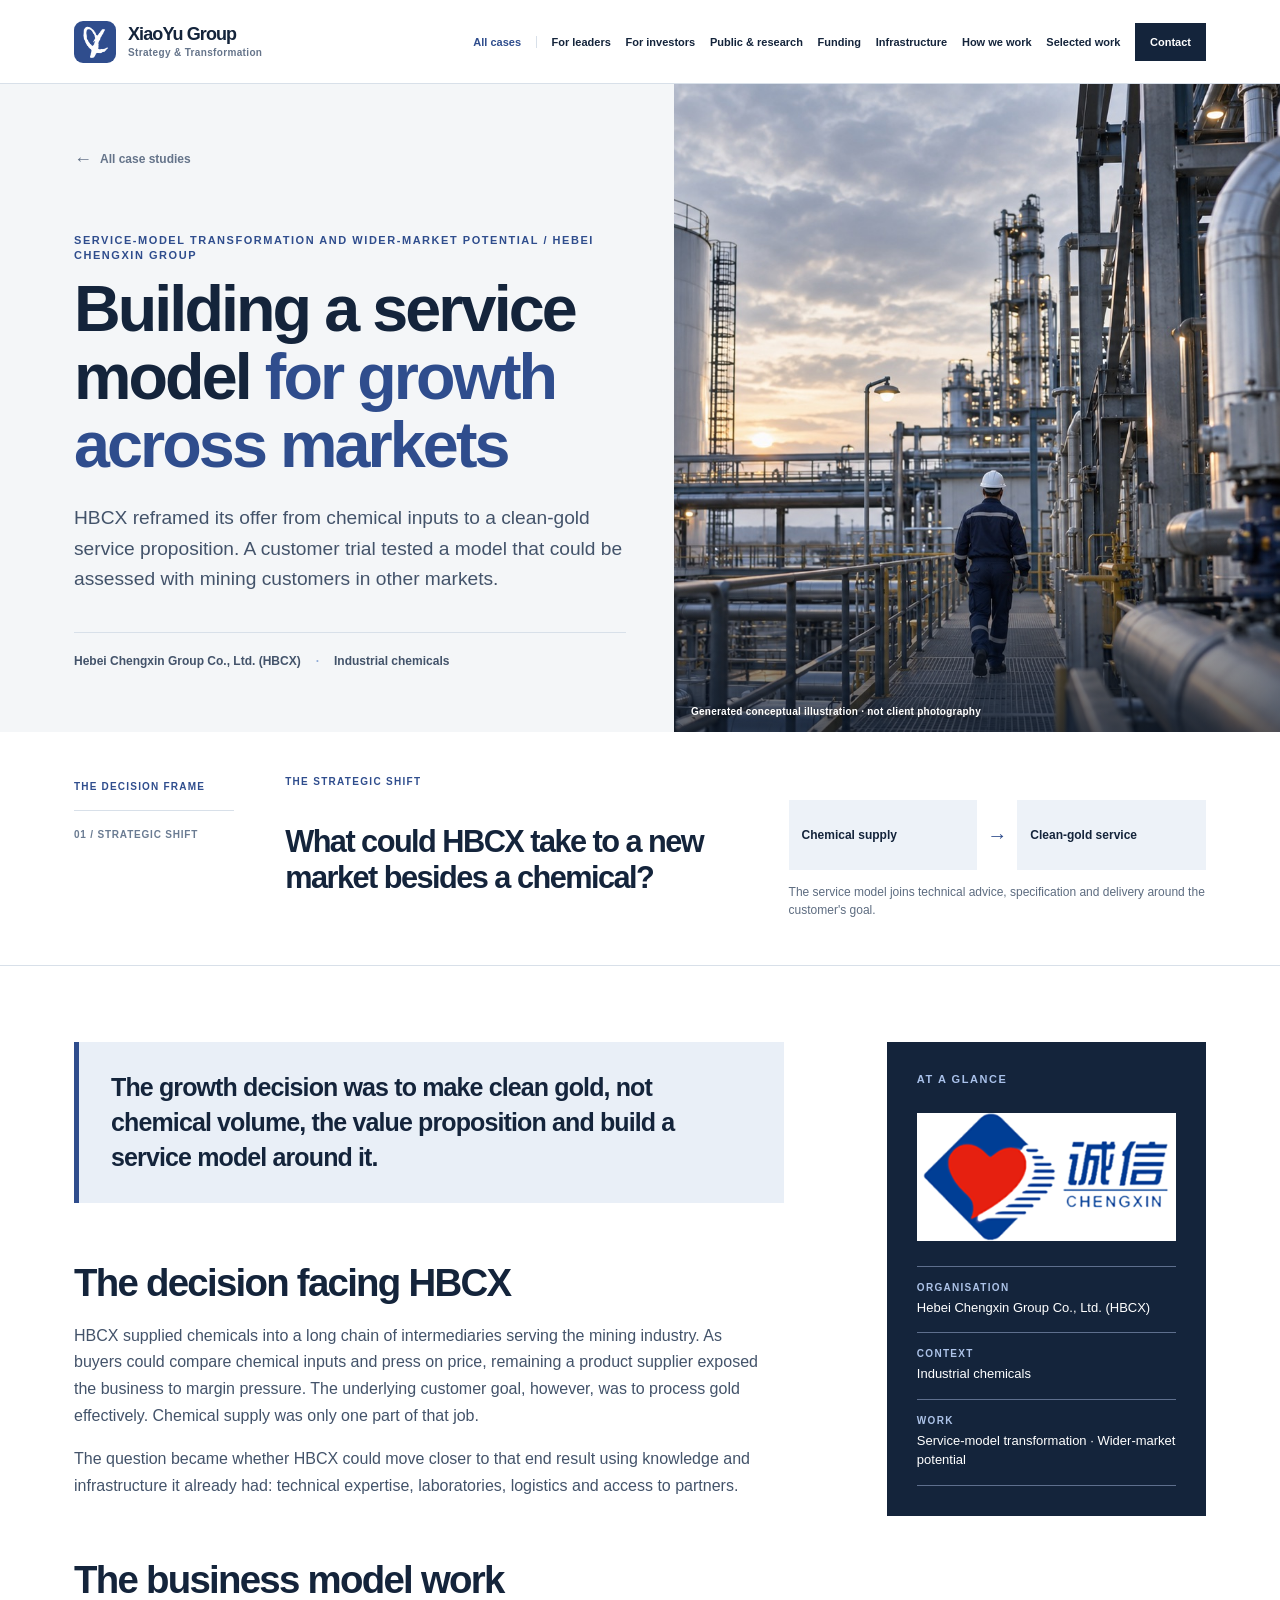
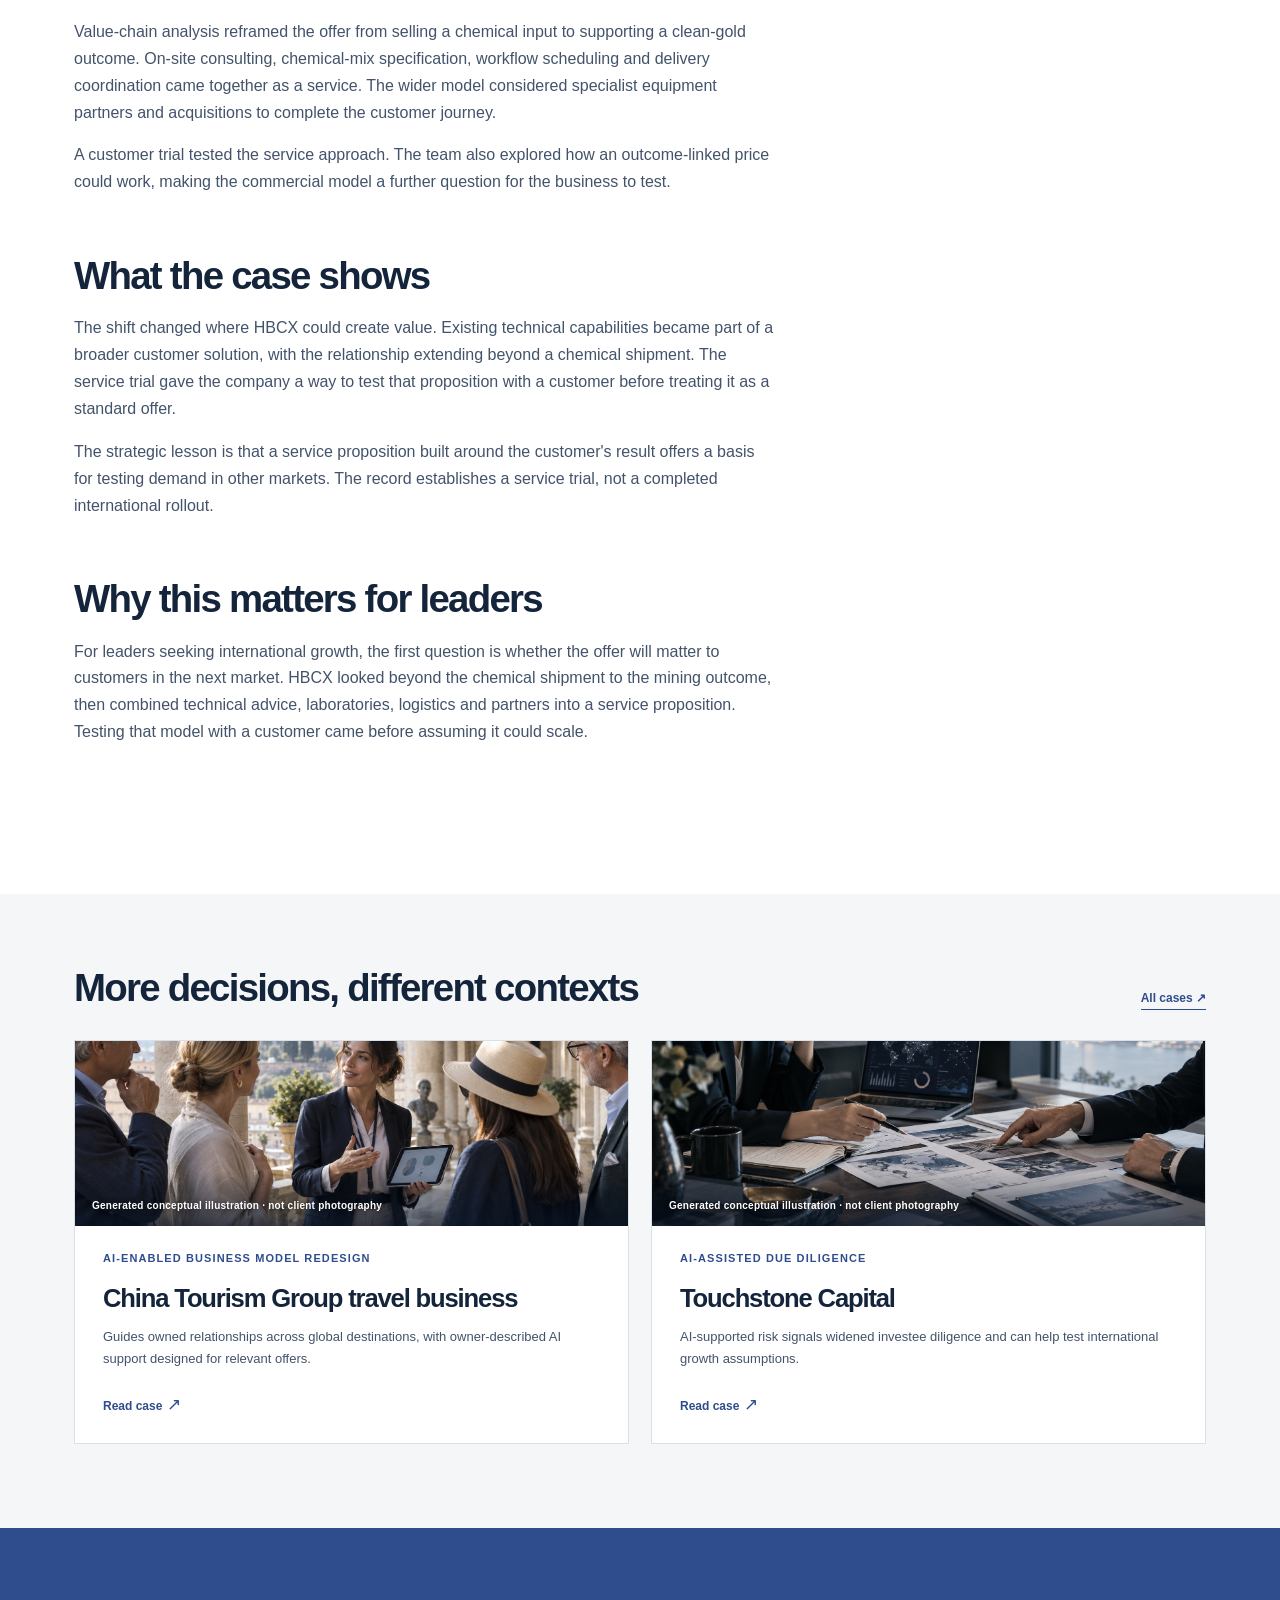
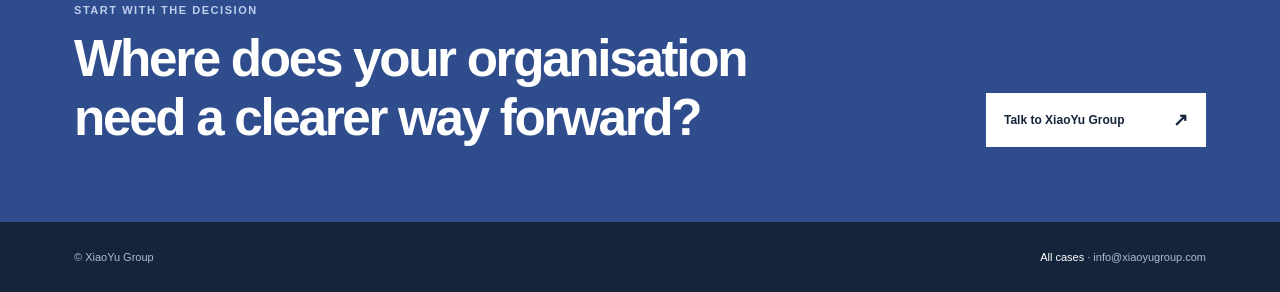
<file: cases/hbcx.html>
<!doctype html>
<html lang="en"><head><meta charset="utf-8"><meta name="viewport" content="width=device-width, initial-scale=1"><meta name="robots" content="noindex, nofollow"><meta name="theme-color" content="#14223b"><meta name="description" content="HBCX reframed its offer from chemical inputs to a clean-gold service proposition. A customer trial tested a model that could be assessed with mining customers in other markets."><title>Hebei Chengxin Group case study · XiaoYu Group</title><style>:root{--ink:#14223b;--blue:#2f4d8d;--blue2:#243d70;--paper:#fff;--fog:#f3f6fa;--mist:#e9eff7;--line:#d7deea;--body:#43536a;--muted:#65748a;--accent:#91acd7;--max:1260px;--pad:clamp(22px,5vw,72px)}
*{box-sizing:border-box}html{scroll-behavior:smooth}body{margin:0;background:var(--paper);color:var(--ink);font-family:'Aptos','Avenir Next','Segoe UI',sans-serif;-webkit-font-smoothing:antialiased}h1,h2,h3,p,ul{margin-top:0}h1,h2,h3{font-family:'Aptos Display','Avenir Next','Segoe UI',sans-serif;letter-spacing:-.045em}p{line-height:1.68;color:var(--body)}a{color:inherit;text-decoration:none}a:focus-visible{outline:3px solid #7092d7;outline-offset:4px}.shell{max-width:var(--max);margin:auto;padding-inline:var(--pad)}.skip{position:absolute;top:-100px;left:12px;z-index:100;padding:12px 16px;background:#fff;color:var(--ink)}.skip:focus{top:12px}
.site-head{position:sticky;top:0;z-index:40;border-bottom:1px solid var(--line);background:rgba(255,255,255,.96);backdrop-filter:blur(16px)}.head-row{min-height:77px;display:flex;align-items:center;justify-content:space-between;gap:25px}.brand{display:flex;align-items:center;gap:12px;min-width:0}.brand-mark{display:grid;place-items:center;width:42px;height:42px;flex:none;border-radius:9px;background:var(--blue);color:#fff;font-family:'Aptos Display',sans-serif;font-size:17px;font-weight:800;letter-spacing:-.11em;padding-right:2px}.brand-text{display:block;font-family:'Aptos Display',sans-serif;font-size:18px;font-weight:800;line-height:1.1;letter-spacing:-.05em}.brand-sub{display:block;margin-top:3px;color:var(--muted);font-size:10px;font-weight:700;letter-spacing:.035em}.head-nav{display:flex;align-items:center;gap:25px;color:var(--ink);font-size:12px;font-weight:700}.head-nav a:hover{color:var(--blue)}.head-nav .contact-link{padding:12px 15px;background:var(--ink);color:#fff}.head-nav .contact-link:hover{background:var(--blue);color:#fff}.eyebrow{font-size:11px!important;line-height:1.4!important;text-transform:uppercase;letter-spacing:.14em;font-weight:800!important;color:var(--blue)!important}
.page-hero{background:var(--fog);overflow:hidden}.hero-grid{display:grid;grid-template-columns:minmax(0,1.18fr) minmax(360px,.82fr);min-height:550px}.hero-copy{padding:72px 8% 60px 0;align-self:center}.crumb{display:inline-flex;align-items:center;gap:8px;margin-bottom:65px;color:var(--muted);font-size:12px;font-weight:700}.crumb:hover{color:var(--blue)}.crumb:before{content:'←';font-size:18px;line-height:1}.hero-copy h1{max-width:800px;margin:0 0 25px;font-size:clamp(47px,5.5vw,81px);line-height:1.05;font-weight:700}.hero-copy h1 em{font-style:normal;color:var(--blue)}.hero-lede{max-width:690px;margin:0;color:var(--body);font-size:clamp(17px,1.5vw,21px);line-height:1.58}.case-line{display:flex;align-items:center;gap:15px;flex-wrap:wrap;margin-top:38px;padding-top:21px;border-top:1px solid var(--line);color:var(--body);font-size:12px;font-weight:700}.case-line span+span:before{content:'·';margin-right:15px;color:var(--accent)}.hero-visual{position:relative;display:flex;align-items:center;justify-content:center;min-height:530px;margin-right:calc(-1 * max(var(--pad), (100vw - var(--max)) / 2 + var(--pad)));padding:50px clamp(35px,4vw,70px);background:var(--ink);color:#fff;overflow:hidden;isolation:isolate}.hero-visual:before{content:'';position:absolute;width:620px;height:620px;right:-230px;top:-260px;border-radius:50%;border:1px solid #566b91;box-shadow:0 0 0 74px rgba(225,234,249,.025),0 0 0 148px rgba(225,234,249,.025)}.visual-board{position:relative;z-index:1;width:min(100%,470px);padding:33px;background:#fff;color:var(--ink);box-shadow:17px 20px 0 rgba(65,98,159,.4)}.visual-board .micro{display:block;margin-bottom:30px;color:var(--blue);font-size:10px;font-weight:800;text-transform:uppercase;letter-spacing:.13em}.visual-board strong{display:block;margin-bottom:25px;font-family:'Aptos Display',sans-serif;font-size:clamp(24px,2.3vw,35px);line-height:1.17;letter-spacing:-.05em}.signal{display:grid;grid-template-columns:1fr 24px 1fr;align-items:center;gap:11px;border-top:1px solid var(--line);padding-top:23px}.signal span{padding:16px 13px;background:var(--fog);font-size:12px;font-weight:700;line-height:1.35}.signal i{font-style:normal;color:var(--blue);text-align:center;font-size:20px}.visual-note{margin-top:22px;color:var(--muted);font-size:11px;line-height:1.5}
.body-grid{display:grid;grid-template-columns:minmax(0,1.38fr) minmax(260px,.62fr);gap:clamp(50px,8vw,130px);padding-top:86px;padding-bottom:90px}.story section{margin-bottom:58px}.story h2{margin-bottom:17px;font-size:clamp(29px,3vw,40px);line-height:1.15}.story p{max-width:700px;font-size:16px}.story p:last-child{margin-bottom:0}.story-callout{padding:28px 32px;margin-bottom:58px;background:var(--mist);border-left:5px solid var(--blue)}.story-callout p{margin:0;color:var(--ink);font-family:'Aptos Display',sans-serif;font-size:clamp(18px,2vw,25px);font-weight:700;letter-spacing:-.035em;line-height:1.4}.side{align-self:start;position:sticky;top:116px}.client-card{padding:30px;background:var(--ink);color:#fff}.client-card .eyebrow{color:#a9c1ea!important}.client-logo{display:flex;align-items:center;justify-content:center;min-height:115px;margin:25px 0;padding:15px;background:#fff}.client-logo img{display:block;max-width:100%;max-height:70px;object-fit:contain}.client-wordmark{color:var(--ink);font-family:'Aptos Display',sans-serif;font-size:clamp(22px,2.2vw,31px);font-weight:800;letter-spacing:-.045em;text-align:center}.client-card dl{margin:0;border-top:1px solid #5e6f8d}.client-card div.data{padding:15px 0;border-bottom:1px solid #5e6f8d}.client-card dt{margin-bottom:5px;color:#adc3e8;font-size:10px;text-transform:uppercase;letter-spacing:.13em;font-weight:800}.client-card dd{margin:0;font-size:13px;line-height:1.5}.client-card .logo-note{margin:14px 0 0;color:#b7c8e5;font-size:10px}.related{padding:72px 0 84px;background:var(--fog)}.section-title{display:flex;justify-content:space-between;align-items:end;gap:25px;margin-bottom:30px}.section-title h2{margin:0;font-size:clamp(30px,3vw,43px)}.section-title a{font-size:12px;font-weight:800;color:var(--blue);border-bottom:1px solid currentColor;padding-bottom:4px}.related-grid,.cases-grid{display:grid;grid-template-columns:repeat(2,minmax(0,1fr));gap:18px}.related-card,.case-card{display:flex;flex-direction:column;min-height:260px;padding:30px;background:#fff;border:1px solid var(--line);transition:transform .2s,box-shadow .2s}.related-card:hover,.case-card:hover{transform:translateY(-3px);box-shadow:0 15px 35px rgba(20,34,59,.09)}.related-card small,.case-card small{color:var(--blue);font-size:11px;font-weight:800;letter-spacing:.1em;text-transform:uppercase}.related-card h3,.case-card h3{max-width:500px;margin:27px 0 13px;font-size:clamp(22px,2vw,29px);line-height:1.18}.related-card p,.case-card p{margin-bottom:25px;font-size:13px}.related-card b,.case-card b{margin-top:auto;color:var(--blue);font-size:12px}.related-card b:after,.case-card b:after{content:' ↗';font-size:17px;font-weight:400}.cta{padding:75px 0;background:var(--blue);color:#fff}.cta .shell{display:flex;justify-content:space-between;align-items:end;gap:35px}.cta h2{max-width:750px;margin:0;font-size:clamp(31px,4vw,55px)}.cta a{display:inline-flex;align-items:center;justify-content:space-between;gap:35px;min-width:220px;padding:16px 18px;background:#fff;color:var(--ink);font-size:12px;font-weight:800}.cta a:after{content:'↗';font-size:18px}.footer{padding:29px 0;background:var(--ink);color:#aebcd1;font-size:11px}.footer .shell{display:flex;justify-content:space-between;gap:25px}.footer a{color:#fff}
.index-hero{padding:90px 0 80px;background:var(--fog);overflow:hidden}.index-hero .shell{position:relative}.index-hero .shell:after{content:'';position:absolute;width:430px;height:430px;right:0;top:-150px;border-radius:50%;border:1px solid #c5d3e8;box-shadow:0 0 0 60px rgba(47,77,141,.035),0 0 0 120px rgba(47,77,141,.025);pointer-events:none}.index-hero h1{position:relative;max-width:900px;margin:0 0 25px;font-size:clamp(54px,6.1vw,88px);line-height:1.04}.index-hero p{position:relative;max-width:650px;font-size:18px}.index-hero .eyebrow{margin-bottom:28px}.index-intro{display:grid;grid-template-columns:.35fr .65fr;gap:50px;padding-top:60px;padding-bottom:60px;border-bottom:1px solid var(--line)}.index-intro h2{margin:0;font-size:clamp(28px,3vw,42px)}.index-intro p{margin:0;font-size:16px}.index-cases{padding-top:65px;padding-bottom:95px}.case-card{min-height:300px;position:relative;overflow:hidden}.case-card:before{content:attr(data-initial);position:absolute;right:-10px;bottom:-52px;color:#edf2f9;font-family:'Aptos Display',sans-serif;font-size:190px;font-weight:800;letter-spacing:-.13em;line-height:1;pointer-events:none}.case-card>*{position:relative}.case-card .card-top{display:flex;align-items:center;justify-content:space-between;gap:20px}.mini-logo{display:flex;align-items:center;justify-content:center;min-width:90px;height:46px;padding:7px 10px;background:var(--fog);font-family:'Aptos Display',sans-serif;font-size:13px;font-weight:800;text-align:center;letter-spacing:-.05em}.mini-logo img{display:block;max-width:125px;max-height:32px;object-fit:contain}.case-card h3{font-size:clamp(25px,2.4vw,34px);margin-top:35px}.case-card p{max-width:470px;font-size:14px}
@media(max-width:1000px){.hero-grid{grid-template-columns:1fr}.hero-copy{padding:55px 0 65px}.crumb{margin-bottom:40px}.hero-visual{margin-left:calc(-1 * var(--pad));margin-right:calc(-1 * var(--pad));min-height:430px}.body-grid{grid-template-columns:1fr}.side{position:static;max-width:550px}.index-hero .shell:after{opacity:.35}}
@media(max-width:620px){.head-row{min-height:67px}.brand-mark{width:36px;height:36px;font-size:14px}.brand-text{font-size:16px}.brand-sub{font-size:9px}.head-nav{gap:12px}.head-nav a:not(.contact-link){display:none}.head-nav .contact-link{padding:10px;font-size:11px}.hero-copy h1{font-size:43px}.hero-copy{padding-top:35px}.hero-visual{min-height:390px;padding:30px}.visual-board{padding:24px;box-shadow:10px 12px 0 rgba(65,98,159,.4)}.body-grid{padding-top:62px;padding-bottom:60px;gap:15px}.story section{margin-bottom:45px}.story h2{font-size:29px}.story p{font-size:15px}.related-grid,.cases-grid{grid-template-columns:1fr}.section-title{align-items:start;flex-direction:column}.cta .shell{align-items:start;flex-direction:column}.footer .shell{flex-direction:column}.index-hero{padding:68px 0}.index-hero h1{font-size:52px}.index-intro{grid-template-columns:1fr;gap:15px}.index-cases{padding-top:45px}.case-card{min-height:260px}}
@media(prefers-reduced-motion:reduce){*{scroll-behavior:auto!important;transition:none!important}}
.brand-mark{display:block;padding:0;object-fit:cover}.mini-logo .client-wordmark{font-size:14px;line-height:1.1}
.story-source{margin-top:4px!important;padding-top:22px;border-top:1px solid var(--line);font-size:13px!important;font-weight:700}.story-source a{color:var(--blue);border-bottom:1px solid currentColor;padding-bottom:4px}.story-source a:hover{color:var(--ink)}
.body-grid>*{min-width:0}.client-card{min-width:0}.client-card[data-case="hbcx"] .client-logo{position:relative;display:block;width:100%;height:128px;min-width:0;overflow:hidden}.client-card[data-case="hbcx"] .client-logo img{position:absolute;left:50%;top:50%;width:600px;max-width:none;max-height:none;height:auto;transform:translate(-50%,-50%)}.case-card[data-case="hbcx"] .mini-logo{position:relative;display:block;width:136px;height:48px;min-width:0;overflow:hidden;padding:0}.case-card[data-case="hbcx"] .mini-logo img{position:absolute;left:50%;top:50%;width:255px;max-width:none;max-height:none;height:auto;transform:translate(-50%,-50%)}
@media(max-width:1000px){.body-grid{grid-template-columns:minmax(0,1fr)}}

/* Keep the main XiaoYu routes available throughout the case collection. */
.site-head{isolation:isolate}
.head-row{min-height:83px;gap:20px}
.head-nav{gap:clamp(10px,1.15vw,18px);font-size:11px}
.head-nav a{white-space:nowrap}
.head-nav .all-cases{padding-right:clamp(10px,1.15vw,18px);border-right:1px solid var(--line);color:var(--blue)}
.head-nav .contact-link{padding:13px 15px}
.menu-toggle{display:none;width:44px;height:44px;flex:none;align-items:center;justify-content:center;border:1px solid var(--line);background:#fff;color:var(--ink);cursor:pointer}
.menu-toggle span,.menu-toggle span::before,.menu-toggle span::after{display:block;position:relative;width:19px;height:2px;background:currentColor;transition:transform .2s,opacity .2s}
.menu-toggle span::before,.menu-toggle span::after{content:"";position:absolute;left:0}
.menu-toggle span::before{top:-6px}
.menu-toggle span::after{top:6px}
.menu-toggle[aria-expanded="true"] span{background:transparent}
.menu-toggle[aria-expanded="true"] span::before{top:0;transform:rotate(45deg)}
.menu-toggle[aria-expanded="true"] span::after{top:0;transform:rotate(-45deg)}
.mobile-nav{display:none}
@media(max-width:1170px){
  .head-nav{display:none}
  .head-row{min-height:70px}
  .menu-toggle{display:inline-flex}
  .mobile-nav{display:none;position:absolute;left:0;right:0;top:100%;max-height:calc(100vh - 70px);overflow-y:auto;background:#fff;border-top:1px solid var(--line);border-bottom:1px solid var(--line);box-shadow:0 18px 30px rgba(20,34,59,.12);padding:12px var(--pad) 24px}
  .mobile-nav.open{display:flex;flex-direction:column}
  .mobile-nav a{padding:14px 0;border-bottom:1px solid var(--line);font-size:16px;font-weight:700}
  .mobile-nav .all-cases{color:var(--blue)}
  .mobile-nav .contact-link{display:inline-flex;align-self:flex-start;margin-top:16px;padding:14px 18px;border:0;background:var(--ink);color:#fff;font-size:14px}
}
@media(max-width:620px){
  .head-row{min-height:70px}
  .mobile-nav a:not(.contact-link){display:block}
}
@media(prefers-reduced-motion:reduce){.menu-toggle span,.menu-toggle span::before,.menu-toggle span::after{transition:none}}
</style><link rel="stylesheet" href="visual.css"></head><body><a class="skip" href="#main">Skip to content</a>
<header class="site-head"><div class="shell head-row"><a class="brand" href="../index.html" aria-label="XiaoYu Group home"><img class="brand-mark" src="[data-uri]" width="42" height="42" alt=""><span><span class="brand-text">XiaoYu Group</span><span class="brand-sub">Strategy &amp; Transformation</span></span></a><nav class="head-nav" aria-label="Primary"><a class="all-cases" href="index.html">All cases</a><a href="../index.html#leaders">For leaders</a><a href="../index.html#investors">For investors</a><a href="../index.html#public">Public &amp; research</a><a href="../index.html#funding">Funding</a><a href="../index.html#infrastructure">Infrastructure</a><a href="../index.html#approach">How we work</a><a href="../index.html#selected-work">Selected work</a><a href="../index.html#contact" class="contact-link">Contact</a></nav><button class="menu-toggle" type="button" aria-label="Open menu" aria-controls="case-mobile-nav" aria-expanded="false"><span></span></button></div><nav class="mobile-nav" id="case-mobile-nav" aria-label="Mobile"><a class="all-cases" href="index.html">All cases</a><a href="../index.html#leaders">For leaders</a><a href="../index.html#investors">For investors</a><a href="../index.html#public">Public &amp; research</a><a href="../index.html#funding">Funding</a><a href="../index.html#infrastructure">Infrastructure</a><a href="../index.html#approach">How we work</a><a href="../index.html#selected-work">Selected work</a><a href="../index.html#contact" class="contact-link">Contact</a></nav></header><script>
(() => {
  const button = document.querySelector('.menu-toggle');
  const menu = document.querySelector('.mobile-nav');
  const close = () => { button.setAttribute('aria-expanded', 'false'); button.setAttribute('aria-label', 'Open menu'); menu.classList.remove('open'); };
  button.addEventListener('click', () => {
    const opening = button.getAttribute('aria-expanded') !== 'true';
    button.setAttribute('aria-expanded', String(opening));
    button.setAttribute('aria-label', opening ? 'Close menu' : 'Open menu');
    menu.classList.toggle('open', opening);
  });
  menu.querySelectorAll('a').forEach(link => link.addEventListener('click', close));
  document.addEventListener('keydown', event => { if (event.key === 'Escape' && button.getAttribute('aria-expanded') === 'true') { close(); button.focus(); } });
  document.addEventListener('click', event => { if (button.getAttribute('aria-expanded') === 'true' && !event.target.closest('.site-head')) close(); });
  window.addEventListener('resize', () => { if (window.innerWidth > 1170) close(); });
})();
</script><noscript><style>@media(max-width:1170px){.menu-toggle{display:none}.mobile-nav{display:flex;position:static;flex-direction:column;max-height:none;box-shadow:none}}</style></noscript>
<main id="main"><section class="page-hero"><div class="shell hero-grid"><div class="hero-copy"><a class="crumb" href="index.html">All case studies</a><p class="eyebrow">Service-model transformation and wider-market potential / Hebei Chengxin Group</p><h1>Building a service model <em>for growth across markets</em></h1><p class="hero-lede">HBCX reframed its offer from chemical inputs to a clean-gold service proposition. A customer trial tested a model that could be assessed with mining customers in other markets.</p><div class="case-line"><span>Hebei Chengxin Group Co., Ltd. (HBCX)</span><span>Industrial chemicals</span></div></div><div class="hero-visual"><figure class="hero-image"><img src="../assets/illustrations/hbcx.jpg" alt="Conceptual illustration of an industrial processing facility" loading="eager" decoding="async"><figcaption>Generated conceptual illustration · not client photography</figcaption></figure></div></div></section>
<section class="shift-band" aria-label="Case strategic shift"><div class="shell shift-inner"><div class="shift-label"><span>THE DECISION FRAME</span><b>01 / STRATEGIC SHIFT</b></div><div class="visual-board shift-board"><span class="micro">The strategic shift</span><strong>What could HBCX take to a new market besides a chemical?</strong><div class="signal"><span>Chemical supply</span><i aria-hidden="true">→</i><span>Clean-gold service</span></div><div class="visual-note">The service model joins technical advice, specification and delivery around the customer's goal.</div></div></div></section><div class="shell body-grid"><article class="story" aria-label="Full case study"><div class="story-callout"><p>The growth decision was to make clean gold, not chemical volume, the value proposition and build a service model around it.</p></div><section><h2>The decision facing HBCX</h2><p>HBCX supplied chemicals into a long chain of intermediaries serving the mining industry. As buyers could compare chemical inputs and press on price, remaining a product supplier exposed the business to margin pressure. The underlying customer goal, however, was to process gold effectively. Chemical supply was only one part of that job.</p><p>The question became whether HBCX could move closer to that end result using knowledge and infrastructure it already had: technical expertise, laboratories, logistics and access to partners.</p></section><section><h2>The business model work</h2><p>Value-chain analysis reframed the offer from selling a chemical input to supporting a clean-gold outcome. On-site consulting, chemical-mix specification, workflow scheduling and delivery coordination came together as a service. The wider model considered specialist equipment partners and acquisitions to complete the customer journey.</p><p>A customer trial tested the service approach. The team also explored how an outcome-linked price could work, making the commercial model a further question for the business to test.</p></section><section><h2>What the case shows</h2><p>The shift changed where HBCX could create value. Existing technical capabilities became part of a broader customer solution, with the relationship extending beyond a chemical shipment. The service trial gave the company a way to test that proposition with a customer before treating it as a standard offer.</p><p>The strategic lesson is that a service proposition built around the customer's result offers a basis for testing demand in other markets. The record establishes a service trial, not a completed international rollout.</p></section><section><h2>Why this matters for leaders</h2><p>For leaders seeking international growth, the first question is whether the offer will matter to customers in the next market. HBCX looked beyond the chemical shipment to the mining outcome, then combined technical advice, laboratories, logistics and partners into a service proposition. Testing that model with a customer came before assuming it could scale.</p></section></article><aside class="side"><div class="client-card" data-case="hbcx"><p class="eyebrow">At a glance</p><div class="client-logo"><img src="[data-uri]" alt="Hebei Chengxin Group logo"></div><dl><div class="data"><dt>Organisation</dt><dd>Hebei Chengxin Group Co., Ltd. (HBCX)</dd></div><div class="data"><dt>Context</dt><dd>Industrial chemicals</dd></div><div class="data"><dt>Work</dt><dd>Service-model transformation · Wider-market potential</dd></div></dl></div></aside></div>
<section class="related"><div class="shell"><div class="section-title"><h2>More decisions, different contexts</h2><a href="index.html">All cases ↗</a></div><div class="related-grid"><a class="related-card" href="cts.html"><figure class="related-image"><img src="../assets/illustrations/cts.jpg" alt="Conceptual illustration of a tour leader with a small group" loading="lazy" decoding="async"><figcaption>Generated conceptual illustration · not client photography</figcaption></figure><small>AI-enabled business model redesign</small><h3>China Tourism Group travel business</h3><p>Guides owned relationships across global destinations, with owner-described AI support designed for relevant offers.</p><b>Read case</b></a><a class="related-card" href="touchstone-diligence.html"><figure class="related-image"><img src="../assets/illustrations/touchstone-diligence.jpg" alt="Conceptual illustration of investment analysts reviewing evidence" loading="lazy" decoding="async"><figcaption>Generated conceptual illustration · not client photography</figcaption></figure><small>AI-assisted due diligence</small><h3>Touchstone Capital</h3><p>AI-supported risk signals widened investee diligence and can help test international growth assumptions.</p><b>Read case</b></a></div></div></section></main><section class="cta"><div class="shell"><div><p class="eyebrow" style="color:#bfceed!important">Start with the decision</p><h2>Where does your organisation need a clearer way forward?</h2></div><a href="mailto:info@xiaoyugroup.com?subject=Strategy%20enquiry">Talk to XiaoYu Group</a></div></section><footer class="footer"><div class="shell"><span>© XiaoYu Group</span><span><a href="index.html">All cases</a> · info@xiaoyugroup.com</span></div></footer></body></html>
</file>
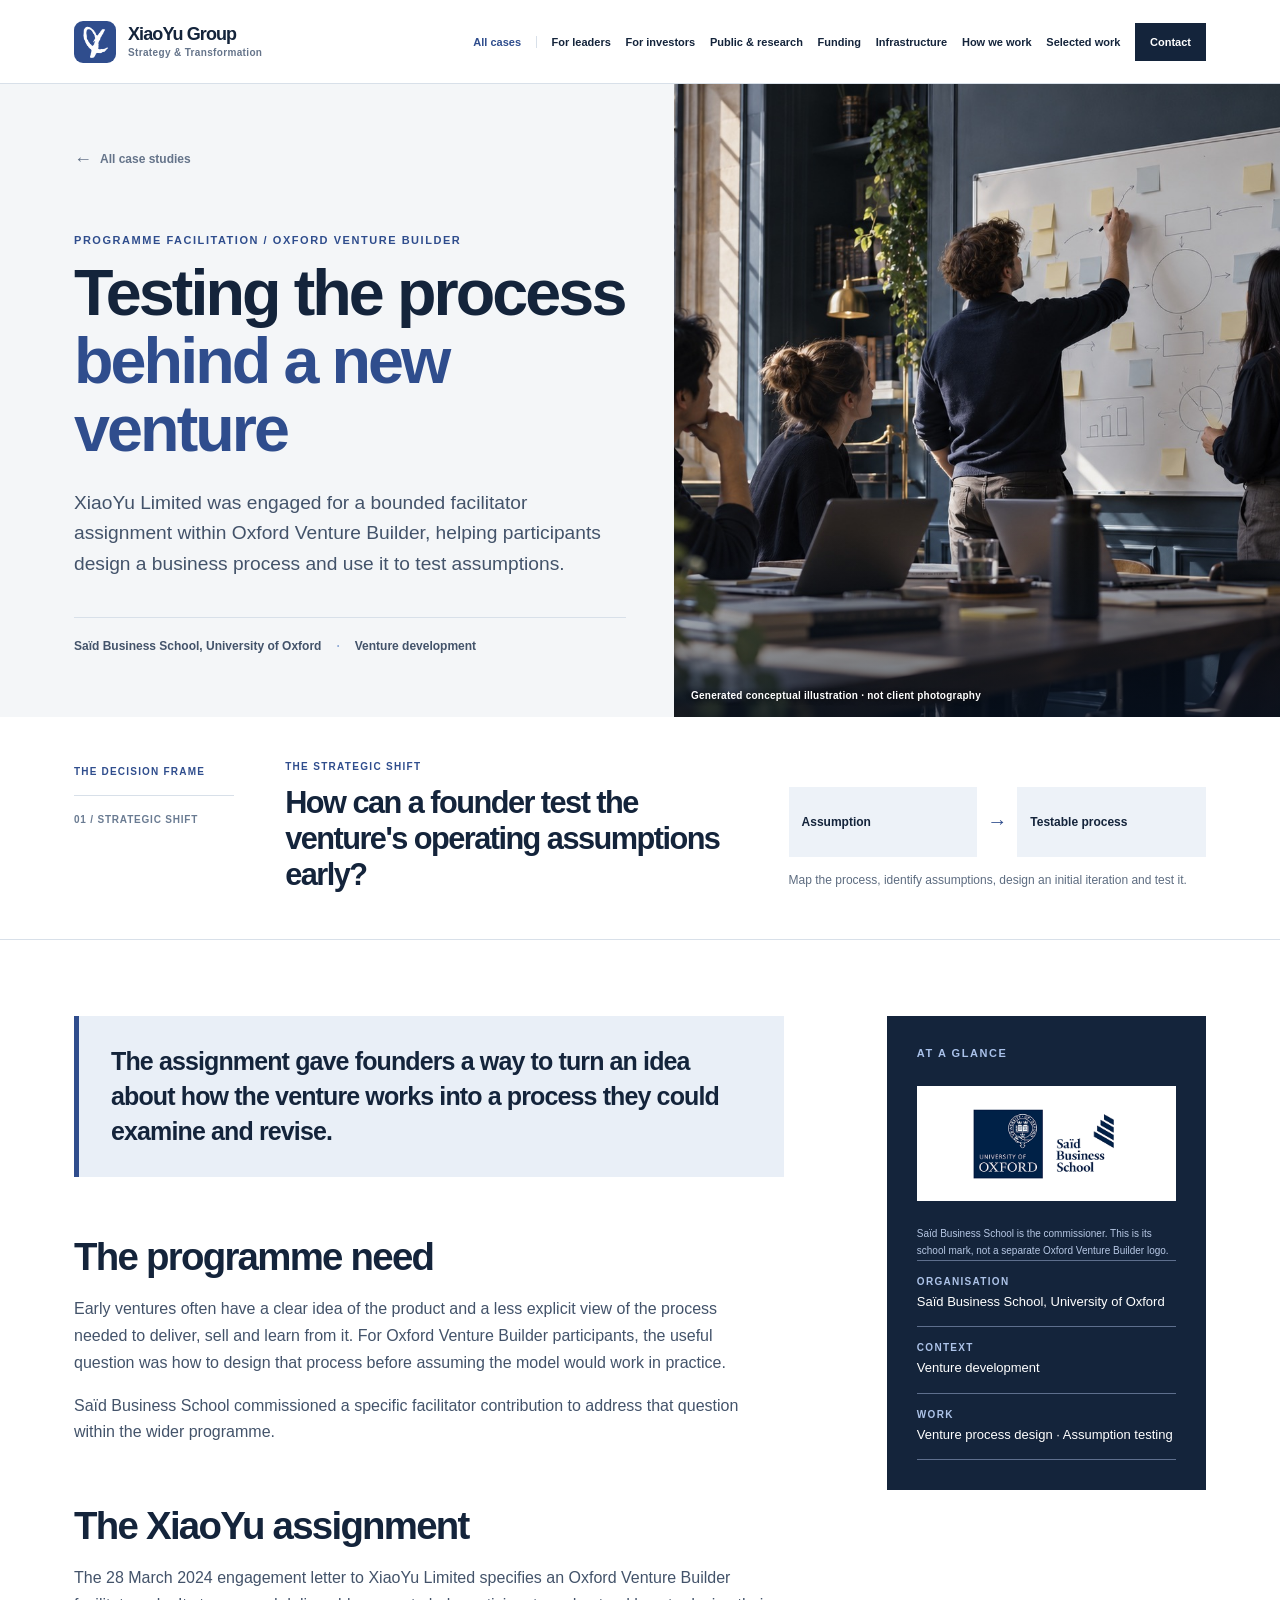
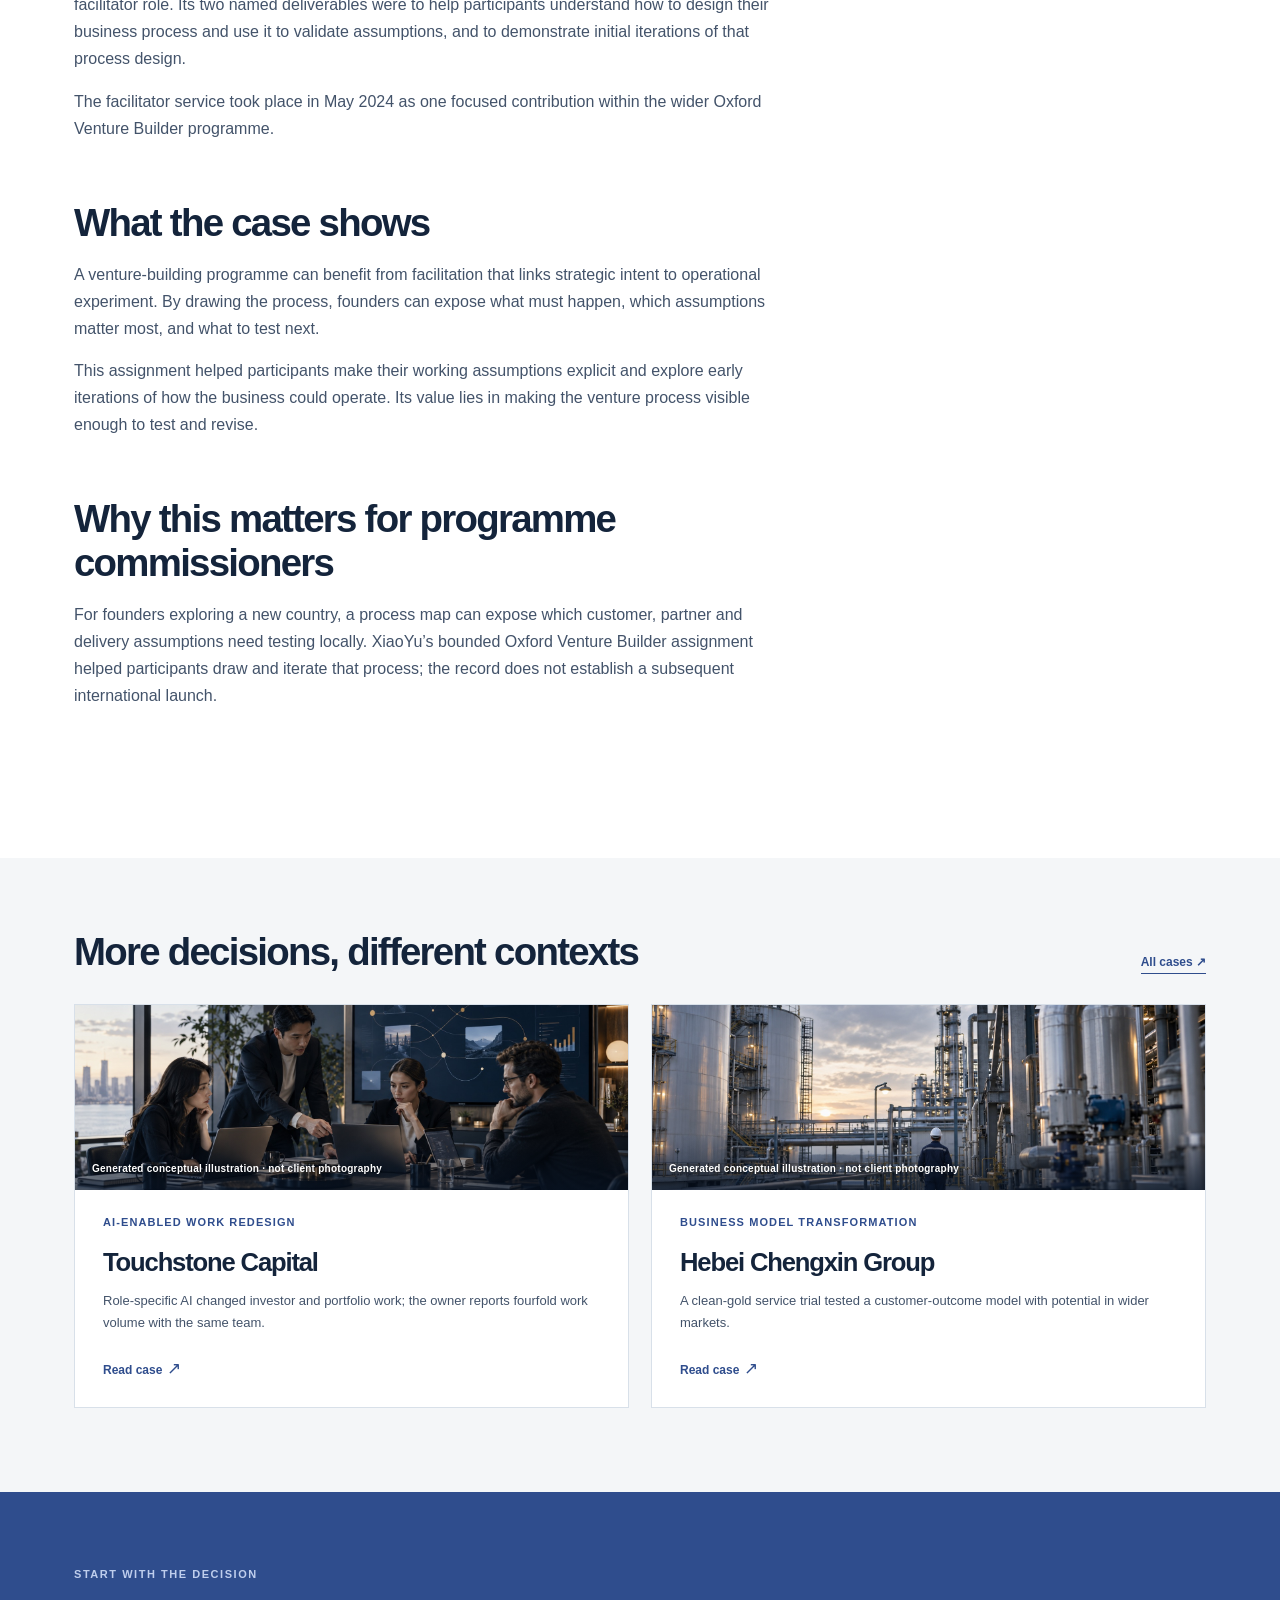
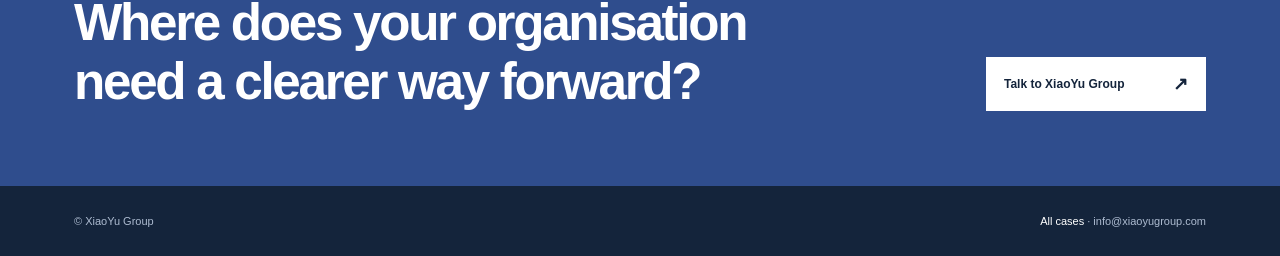
<file: cases/oxford.html>
<!doctype html>
<html lang="en"><head><meta charset="utf-8"><meta name="viewport" content="width=device-width, initial-scale=1"><meta name="robots" content="noindex, nofollow"><meta name="theme-color" content="#14223b"><meta name="description" content="XiaoYu Limited was engaged for a bounded facilitator assignment within Oxford Venture Builder, helping participants design a business process and use it to test assumptions."><title>Oxford Venture Builder case study · XiaoYu Group</title><style>:root{--ink:#14223b;--blue:#2f4d8d;--blue2:#243d70;--paper:#fff;--fog:#f3f6fa;--mist:#e9eff7;--line:#d7deea;--body:#43536a;--muted:#65748a;--accent:#91acd7;--max:1260px;--pad:clamp(22px,5vw,72px)}
*{box-sizing:border-box}html{scroll-behavior:smooth}body{margin:0;background:var(--paper);color:var(--ink);font-family:'Aptos','Avenir Next','Segoe UI',sans-serif;-webkit-font-smoothing:antialiased}h1,h2,h3,p,ul{margin-top:0}h1,h2,h3{font-family:'Aptos Display','Avenir Next','Segoe UI',sans-serif;letter-spacing:-.045em}p{line-height:1.68;color:var(--body)}a{color:inherit;text-decoration:none}a:focus-visible{outline:3px solid #7092d7;outline-offset:4px}.shell{max-width:var(--max);margin:auto;padding-inline:var(--pad)}.skip{position:absolute;top:-100px;left:12px;z-index:100;padding:12px 16px;background:#fff;color:var(--ink)}.skip:focus{top:12px}
.site-head{position:sticky;top:0;z-index:40;border-bottom:1px solid var(--line);background:rgba(255,255,255,.96);backdrop-filter:blur(16px)}.head-row{min-height:77px;display:flex;align-items:center;justify-content:space-between;gap:25px}.brand{display:flex;align-items:center;gap:12px;min-width:0}.brand-mark{display:grid;place-items:center;width:42px;height:42px;flex:none;border-radius:9px;background:var(--blue);color:#fff;font-family:'Aptos Display',sans-serif;font-size:17px;font-weight:800;letter-spacing:-.11em;padding-right:2px}.brand-text{display:block;font-family:'Aptos Display',sans-serif;font-size:18px;font-weight:800;line-height:1.1;letter-spacing:-.05em}.brand-sub{display:block;margin-top:3px;color:var(--muted);font-size:10px;font-weight:700;letter-spacing:.035em}.head-nav{display:flex;align-items:center;gap:25px;color:var(--ink);font-size:12px;font-weight:700}.head-nav a:hover{color:var(--blue)}.head-nav .contact-link{padding:12px 15px;background:var(--ink);color:#fff}.head-nav .contact-link:hover{background:var(--blue);color:#fff}.eyebrow{font-size:11px!important;line-height:1.4!important;text-transform:uppercase;letter-spacing:.14em;font-weight:800!important;color:var(--blue)!important}
.page-hero{background:var(--fog);overflow:hidden}.hero-grid{display:grid;grid-template-columns:minmax(0,1.18fr) minmax(360px,.82fr);min-height:550px}.hero-copy{padding:72px 8% 60px 0;align-self:center}.crumb{display:inline-flex;align-items:center;gap:8px;margin-bottom:65px;color:var(--muted);font-size:12px;font-weight:700}.crumb:hover{color:var(--blue)}.crumb:before{content:'←';font-size:18px;line-height:1}.hero-copy h1{max-width:800px;margin:0 0 25px;font-size:clamp(47px,5.5vw,81px);line-height:1.05;font-weight:700}.hero-copy h1 em{font-style:normal;color:var(--blue)}.hero-lede{max-width:690px;margin:0;color:var(--body);font-size:clamp(17px,1.5vw,21px);line-height:1.58}.case-line{display:flex;align-items:center;gap:15px;flex-wrap:wrap;margin-top:38px;padding-top:21px;border-top:1px solid var(--line);color:var(--body);font-size:12px;font-weight:700}.case-line span+span:before{content:'·';margin-right:15px;color:var(--accent)}.hero-visual{position:relative;display:flex;align-items:center;justify-content:center;min-height:530px;margin-right:calc(-1 * max(var(--pad), (100vw - var(--max)) / 2 + var(--pad)));padding:50px clamp(35px,4vw,70px);background:var(--ink);color:#fff;overflow:hidden;isolation:isolate}.hero-visual:before{content:'';position:absolute;width:620px;height:620px;right:-230px;top:-260px;border-radius:50%;border:1px solid #566b91;box-shadow:0 0 0 74px rgba(225,234,249,.025),0 0 0 148px rgba(225,234,249,.025)}.visual-board{position:relative;z-index:1;width:min(100%,470px);padding:33px;background:#fff;color:var(--ink);box-shadow:17px 20px 0 rgba(65,98,159,.4)}.visual-board .micro{display:block;margin-bottom:30px;color:var(--blue);font-size:10px;font-weight:800;text-transform:uppercase;letter-spacing:.13em}.visual-board strong{display:block;margin-bottom:25px;font-family:'Aptos Display',sans-serif;font-size:clamp(24px,2.3vw,35px);line-height:1.17;letter-spacing:-.05em}.signal{display:grid;grid-template-columns:1fr 24px 1fr;align-items:center;gap:11px;border-top:1px solid var(--line);padding-top:23px}.signal span{padding:16px 13px;background:var(--fog);font-size:12px;font-weight:700;line-height:1.35}.signal i{font-style:normal;color:var(--blue);text-align:center;font-size:20px}.visual-note{margin-top:22px;color:var(--muted);font-size:11px;line-height:1.5}
.body-grid{display:grid;grid-template-columns:minmax(0,1.38fr) minmax(260px,.62fr);gap:clamp(50px,8vw,130px);padding-top:86px;padding-bottom:90px}.story section{margin-bottom:58px}.story h2{margin-bottom:17px;font-size:clamp(29px,3vw,40px);line-height:1.15}.story p{max-width:700px;font-size:16px}.story p:last-child{margin-bottom:0}.story-callout{padding:28px 32px;margin-bottom:58px;background:var(--mist);border-left:5px solid var(--blue)}.story-callout p{margin:0;color:var(--ink);font-family:'Aptos Display',sans-serif;font-size:clamp(18px,2vw,25px);font-weight:700;letter-spacing:-.035em;line-height:1.4}.side{align-self:start;position:sticky;top:116px}.client-card{padding:30px;background:var(--ink);color:#fff}.client-card .eyebrow{color:#a9c1ea!important}.client-logo{display:flex;align-items:center;justify-content:center;min-height:115px;margin:25px 0;padding:15px;background:#fff}.client-logo img{display:block;max-width:100%;max-height:70px;object-fit:contain}.client-wordmark{color:var(--ink);font-family:'Aptos Display',sans-serif;font-size:clamp(22px,2.2vw,31px);font-weight:800;letter-spacing:-.045em;text-align:center}.client-card dl{margin:0;border-top:1px solid #5e6f8d}.client-card div.data{padding:15px 0;border-bottom:1px solid #5e6f8d}.client-card dt{margin-bottom:5px;color:#adc3e8;font-size:10px;text-transform:uppercase;letter-spacing:.13em;font-weight:800}.client-card dd{margin:0;font-size:13px;line-height:1.5}.client-card .logo-note{margin:14px 0 0;color:#b7c8e5;font-size:10px}.related{padding:72px 0 84px;background:var(--fog)}.section-title{display:flex;justify-content:space-between;align-items:end;gap:25px;margin-bottom:30px}.section-title h2{margin:0;font-size:clamp(30px,3vw,43px)}.section-title a{font-size:12px;font-weight:800;color:var(--blue);border-bottom:1px solid currentColor;padding-bottom:4px}.related-grid,.cases-grid{display:grid;grid-template-columns:repeat(2,minmax(0,1fr));gap:18px}.related-card,.case-card{display:flex;flex-direction:column;min-height:260px;padding:30px;background:#fff;border:1px solid var(--line);transition:transform .2s,box-shadow .2s}.related-card:hover,.case-card:hover{transform:translateY(-3px);box-shadow:0 15px 35px rgba(20,34,59,.09)}.related-card small,.case-card small{color:var(--blue);font-size:11px;font-weight:800;letter-spacing:.1em;text-transform:uppercase}.related-card h3,.case-card h3{max-width:500px;margin:27px 0 13px;font-size:clamp(22px,2vw,29px);line-height:1.18}.related-card p,.case-card p{margin-bottom:25px;font-size:13px}.related-card b,.case-card b{margin-top:auto;color:var(--blue);font-size:12px}.related-card b:after,.case-card b:after{content:' ↗';font-size:17px;font-weight:400}.cta{padding:75px 0;background:var(--blue);color:#fff}.cta .shell{display:flex;justify-content:space-between;align-items:end;gap:35px}.cta h2{max-width:750px;margin:0;font-size:clamp(31px,4vw,55px)}.cta a{display:inline-flex;align-items:center;justify-content:space-between;gap:35px;min-width:220px;padding:16px 18px;background:#fff;color:var(--ink);font-size:12px;font-weight:800}.cta a:after{content:'↗';font-size:18px}.footer{padding:29px 0;background:var(--ink);color:#aebcd1;font-size:11px}.footer .shell{display:flex;justify-content:space-between;gap:25px}.footer a{color:#fff}
.index-hero{padding:90px 0 80px;background:var(--fog);overflow:hidden}.index-hero .shell{position:relative}.index-hero .shell:after{content:'';position:absolute;width:430px;height:430px;right:0;top:-150px;border-radius:50%;border:1px solid #c5d3e8;box-shadow:0 0 0 60px rgba(47,77,141,.035),0 0 0 120px rgba(47,77,141,.025);pointer-events:none}.index-hero h1{position:relative;max-width:900px;margin:0 0 25px;font-size:clamp(54px,6.1vw,88px);line-height:1.04}.index-hero p{position:relative;max-width:650px;font-size:18px}.index-hero .eyebrow{margin-bottom:28px}.index-intro{display:grid;grid-template-columns:.35fr .65fr;gap:50px;padding-top:60px;padding-bottom:60px;border-bottom:1px solid var(--line)}.index-intro h2{margin:0;font-size:clamp(28px,3vw,42px)}.index-intro p{margin:0;font-size:16px}.index-cases{padding-top:65px;padding-bottom:95px}.case-card{min-height:300px;position:relative;overflow:hidden}.case-card:before{content:attr(data-initial);position:absolute;right:-10px;bottom:-52px;color:#edf2f9;font-family:'Aptos Display',sans-serif;font-size:190px;font-weight:800;letter-spacing:-.13em;line-height:1;pointer-events:none}.case-card>*{position:relative}.case-card .card-top{display:flex;align-items:center;justify-content:space-between;gap:20px}.mini-logo{display:flex;align-items:center;justify-content:center;min-width:90px;height:46px;padding:7px 10px;background:var(--fog);font-family:'Aptos Display',sans-serif;font-size:13px;font-weight:800;text-align:center;letter-spacing:-.05em}.mini-logo img{display:block;max-width:125px;max-height:32px;object-fit:contain}.case-card h3{font-size:clamp(25px,2.4vw,34px);margin-top:35px}.case-card p{max-width:470px;font-size:14px}
@media(max-width:1000px){.hero-grid{grid-template-columns:1fr}.hero-copy{padding:55px 0 65px}.crumb{margin-bottom:40px}.hero-visual{margin-left:calc(-1 * var(--pad));margin-right:calc(-1 * var(--pad));min-height:430px}.body-grid{grid-template-columns:1fr}.side{position:static;max-width:550px}.index-hero .shell:after{opacity:.35}}
@media(max-width:620px){.head-row{min-height:67px}.brand-mark{width:36px;height:36px;font-size:14px}.brand-text{font-size:16px}.brand-sub{font-size:9px}.head-nav{gap:12px}.head-nav a:not(.contact-link){display:none}.head-nav .contact-link{padding:10px;font-size:11px}.hero-copy h1{font-size:43px}.hero-copy{padding-top:35px}.hero-visual{min-height:390px;padding:30px}.visual-board{padding:24px;box-shadow:10px 12px 0 rgba(65,98,159,.4)}.body-grid{padding-top:62px;padding-bottom:60px;gap:15px}.story section{margin-bottom:45px}.story h2{font-size:29px}.story p{font-size:15px}.related-grid,.cases-grid{grid-template-columns:1fr}.section-title{align-items:start;flex-direction:column}.cta .shell{align-items:start;flex-direction:column}.footer .shell{flex-direction:column}.index-hero{padding:68px 0}.index-hero h1{font-size:52px}.index-intro{grid-template-columns:1fr;gap:15px}.index-cases{padding-top:45px}.case-card{min-height:260px}}
@media(prefers-reduced-motion:reduce){*{scroll-behavior:auto!important;transition:none!important}}
.brand-mark{display:block;padding:0;object-fit:cover}.mini-logo .client-wordmark{font-size:14px;line-height:1.1}
.story-source{margin-top:4px!important;padding-top:22px;border-top:1px solid var(--line);font-size:13px!important;font-weight:700}.story-source a{color:var(--blue);border-bottom:1px solid currentColor;padding-bottom:4px}.story-source a:hover{color:var(--ink)}
.body-grid>*{min-width:0}.client-card{min-width:0}.client-card[data-case="hbcx"] .client-logo{position:relative;display:block;width:100%;height:128px;min-width:0;overflow:hidden}.client-card[data-case="hbcx"] .client-logo img{position:absolute;left:50%;top:50%;width:600px;max-width:none;max-height:none;height:auto;transform:translate(-50%,-50%)}.case-card[data-case="hbcx"] .mini-logo{position:relative;display:block;width:136px;height:48px;min-width:0;overflow:hidden;padding:0}.case-card[data-case="hbcx"] .mini-logo img{position:absolute;left:50%;top:50%;width:255px;max-width:none;max-height:none;height:auto;transform:translate(-50%,-50%)}
@media(max-width:1000px){.body-grid{grid-template-columns:minmax(0,1fr)}}

/* Keep the main XiaoYu routes available throughout the case collection. */
.site-head{isolation:isolate}
.head-row{min-height:83px;gap:20px}
.head-nav{gap:clamp(10px,1.15vw,18px);font-size:11px}
.head-nav a{white-space:nowrap}
.head-nav .all-cases{padding-right:clamp(10px,1.15vw,18px);border-right:1px solid var(--line);color:var(--blue)}
.head-nav .contact-link{padding:13px 15px}
.menu-toggle{display:none;width:44px;height:44px;flex:none;align-items:center;justify-content:center;border:1px solid var(--line);background:#fff;color:var(--ink);cursor:pointer}
.menu-toggle span,.menu-toggle span::before,.menu-toggle span::after{display:block;position:relative;width:19px;height:2px;background:currentColor;transition:transform .2s,opacity .2s}
.menu-toggle span::before,.menu-toggle span::after{content:"";position:absolute;left:0}
.menu-toggle span::before{top:-6px}
.menu-toggle span::after{top:6px}
.menu-toggle[aria-expanded="true"] span{background:transparent}
.menu-toggle[aria-expanded="true"] span::before{top:0;transform:rotate(45deg)}
.menu-toggle[aria-expanded="true"] span::after{top:0;transform:rotate(-45deg)}
.mobile-nav{display:none}
@media(max-width:1170px){
  .head-nav{display:none}
  .head-row{min-height:70px}
  .menu-toggle{display:inline-flex}
  .mobile-nav{display:none;position:absolute;left:0;right:0;top:100%;max-height:calc(100vh - 70px);overflow-y:auto;background:#fff;border-top:1px solid var(--line);border-bottom:1px solid var(--line);box-shadow:0 18px 30px rgba(20,34,59,.12);padding:12px var(--pad) 24px}
  .mobile-nav.open{display:flex;flex-direction:column}
  .mobile-nav a{padding:14px 0;border-bottom:1px solid var(--line);font-size:16px;font-weight:700}
  .mobile-nav .all-cases{color:var(--blue)}
  .mobile-nav .contact-link{display:inline-flex;align-self:flex-start;margin-top:16px;padding:14px 18px;border:0;background:var(--ink);color:#fff;font-size:14px}
}
@media(max-width:620px){
  .head-row{min-height:70px}
  .mobile-nav a:not(.contact-link){display:block}
}
@media(prefers-reduced-motion:reduce){.menu-toggle span,.menu-toggle span::before,.menu-toggle span::after{transition:none}}
</style><link rel="stylesheet" href="visual.css"></head><body><a class="skip" href="#main">Skip to content</a>
<header class="site-head"><div class="shell head-row"><a class="brand" href="../index.html" aria-label="XiaoYu Group home"><img class="brand-mark" src="[data-uri]" width="42" height="42" alt=""><span><span class="brand-text">XiaoYu Group</span><span class="brand-sub">Strategy &amp; Transformation</span></span></a><nav class="head-nav" aria-label="Primary"><a class="all-cases" href="index.html">All cases</a><a href="../index.html#leaders">For leaders</a><a href="../index.html#investors">For investors</a><a href="../index.html#public">Public &amp; research</a><a href="../index.html#funding">Funding</a><a href="../index.html#infrastructure">Infrastructure</a><a href="../index.html#approach">How we work</a><a href="../index.html#selected-work">Selected work</a><a href="../index.html#contact" class="contact-link">Contact</a></nav><button class="menu-toggle" type="button" aria-label="Open menu" aria-controls="case-mobile-nav" aria-expanded="false"><span></span></button></div><nav class="mobile-nav" id="case-mobile-nav" aria-label="Mobile"><a class="all-cases" href="index.html">All cases</a><a href="../index.html#leaders">For leaders</a><a href="../index.html#investors">For investors</a><a href="../index.html#public">Public &amp; research</a><a href="../index.html#funding">Funding</a><a href="../index.html#infrastructure">Infrastructure</a><a href="../index.html#approach">How we work</a><a href="../index.html#selected-work">Selected work</a><a href="../index.html#contact" class="contact-link">Contact</a></nav></header><script>
(() => {
  const button = document.querySelector('.menu-toggle');
  const menu = document.querySelector('.mobile-nav');
  const close = () => { button.setAttribute('aria-expanded', 'false'); button.setAttribute('aria-label', 'Open menu'); menu.classList.remove('open'); };
  button.addEventListener('click', () => {
    const opening = button.getAttribute('aria-expanded') !== 'true';
    button.setAttribute('aria-expanded', String(opening));
    button.setAttribute('aria-label', opening ? 'Close menu' : 'Open menu');
    menu.classList.toggle('open', opening);
  });
  menu.querySelectorAll('a').forEach(link => link.addEventListener('click', close));
  document.addEventListener('keydown', event => { if (event.key === 'Escape' && button.getAttribute('aria-expanded') === 'true') { close(); button.focus(); } });
  document.addEventListener('click', event => { if (button.getAttribute('aria-expanded') === 'true' && !event.target.closest('.site-head')) close(); });
  window.addEventListener('resize', () => { if (window.innerWidth > 1170) close(); });
})();
</script><noscript><style>@media(max-width:1170px){.menu-toggle{display:none}.mobile-nav{display:flex;position:static;flex-direction:column;max-height:none;box-shadow:none}}</style></noscript>
<main id="main"><section class="page-hero"><div class="shell hero-grid"><div class="hero-copy"><a class="crumb" href="index.html">All case studies</a><p class="eyebrow">Programme facilitation / Oxford Venture Builder</p><h1>Testing the process <em>behind a new venture</em></h1><p class="hero-lede">XiaoYu Limited was engaged for a bounded facilitator assignment within Oxford Venture Builder, helping participants design a business process and use it to test assumptions.</p><div class="case-line"><span>Saïd Business School, University of Oxford</span><span>Venture development</span></div></div><div class="hero-visual"><figure class="hero-image"><img src="../assets/illustrations/oxford.jpg" alt="Conceptual illustration of founders mapping venture decisions" loading="eager" decoding="async"><figcaption>Generated conceptual illustration · not client photography</figcaption></figure></div></div></section>
<section class="shift-band" aria-label="Case strategic shift"><div class="shell shift-inner"><div class="shift-label"><span>THE DECISION FRAME</span><b>01 / STRATEGIC SHIFT</b></div><div class="visual-board shift-board"><span class="micro">The strategic shift</span><strong>How can a founder test the venture's operating assumptions early?</strong><div class="signal"><span>Assumption</span><i aria-hidden="true">→</i><span>Testable process</span></div><div class="visual-note">Map the process, identify assumptions, design an initial iteration and test it.</div></div></div></section><div class="shell body-grid"><article class="story" aria-label="Full case study"><div class="story-callout"><p>The assignment gave founders a way to turn an idea about how the venture works into a process they could examine and revise.</p></div><section><h2>The programme need</h2><p>Early ventures often have a clear idea of the product and a less explicit view of the process needed to deliver, sell and learn from it. For Oxford Venture Builder participants, the useful question was how to design that process before assuming the model would work in practice.</p><p>Saïd Business School commissioned a specific facilitator contribution to address that question within the wider programme.</p></section><section><h2>The XiaoYu assignment</h2><p>The 28 March 2024 engagement letter to XiaoYu Limited specifies an Oxford Venture Builder facilitator role. Its two named deliverables were to help participants understand how to design their business process and use it to validate assumptions, and to demonstrate initial iterations of that process design.</p><p>The facilitator service took place in May 2024 as one focused contribution within the wider Oxford Venture Builder programme.</p></section><section><h2>What the case shows</h2><p>A venture-building programme can benefit from facilitation that links strategic intent to operational experiment. By drawing the process, founders can expose what must happen, which assumptions matter most, and what to test next.</p><p>This assignment helped participants make their working assumptions explicit and explore early iterations of how the business could operate. Its value lies in making the venture process visible enough to test and revise.</p></section><section><h2>Why this matters for programme commissioners</h2><p>For founders exploring a new country, a process map can expose which customer, partner and delivery assumptions need testing locally. XiaoYu’s bounded Oxford Venture Builder assignment helped participants draw and iterate that process; the record does not establish a subsequent international launch.</p></section></article><aside class="side"><div class="client-card" data-case="oxford"><p class="eyebrow">At a glance</p><div class="client-logo"><img src="[data-uri]" alt="University of Oxford Saïd Business School logo"></div><p class="logo-note">Saïd Business School is the commissioner. This is its school mark, not a separate Oxford Venture Builder logo.</p><dl><div class="data"><dt>Organisation</dt><dd>Saïd Business School, University of Oxford</dd></div><div class="data"><dt>Context</dt><dd>Venture development</dd></div><div class="data"><dt>Work</dt><dd>Venture process design · Assumption testing</dd></div></dl></div></aside></div>
<section class="related"><div class="shell"><div class="section-title"><h2>More decisions, different contexts</h2><a href="index.html">All cases ↗</a></div><div class="related-grid"><a class="related-card" href="touchstone-exoskeleton.html"><figure class="related-image"><img src="../assets/illustrations/touchstone-exoskeleton.jpg" alt="Conceptual illustration of a small investment team at work" loading="lazy" decoding="async"><figcaption>Generated conceptual illustration · not client photography</figcaption></figure><small>AI-enabled work redesign</small><h3>Touchstone Capital</h3><p>Role-specific AI changed investor and portfolio work; the owner reports fourfold work volume with the same team.</p><b>Read case</b></a><a class="related-card" href="hbcx.html"><figure class="related-image"><img src="../assets/illustrations/hbcx.jpg" alt="Conceptual illustration of an industrial processing facility" loading="lazy" decoding="async"><figcaption>Generated conceptual illustration · not client photography</figcaption></figure><small>Business model transformation</small><h3>Hebei Chengxin Group</h3><p>A clean-gold service trial tested a customer-outcome model with potential in wider markets.</p><b>Read case</b></a></div></div></section></main><section class="cta"><div class="shell"><div><p class="eyebrow" style="color:#bfceed!important">Start with the decision</p><h2>Where does your organisation need a clearer way forward?</h2></div><a href="mailto:info@xiaoyugroup.com?subject=Strategy%20enquiry">Talk to XiaoYu Group</a></div></section><footer class="footer"><div class="shell"><span>© XiaoYu Group</span><span><a href="index.html">All cases</a> · info@xiaoyugroup.com</span></div></footer></body></html>
</file>
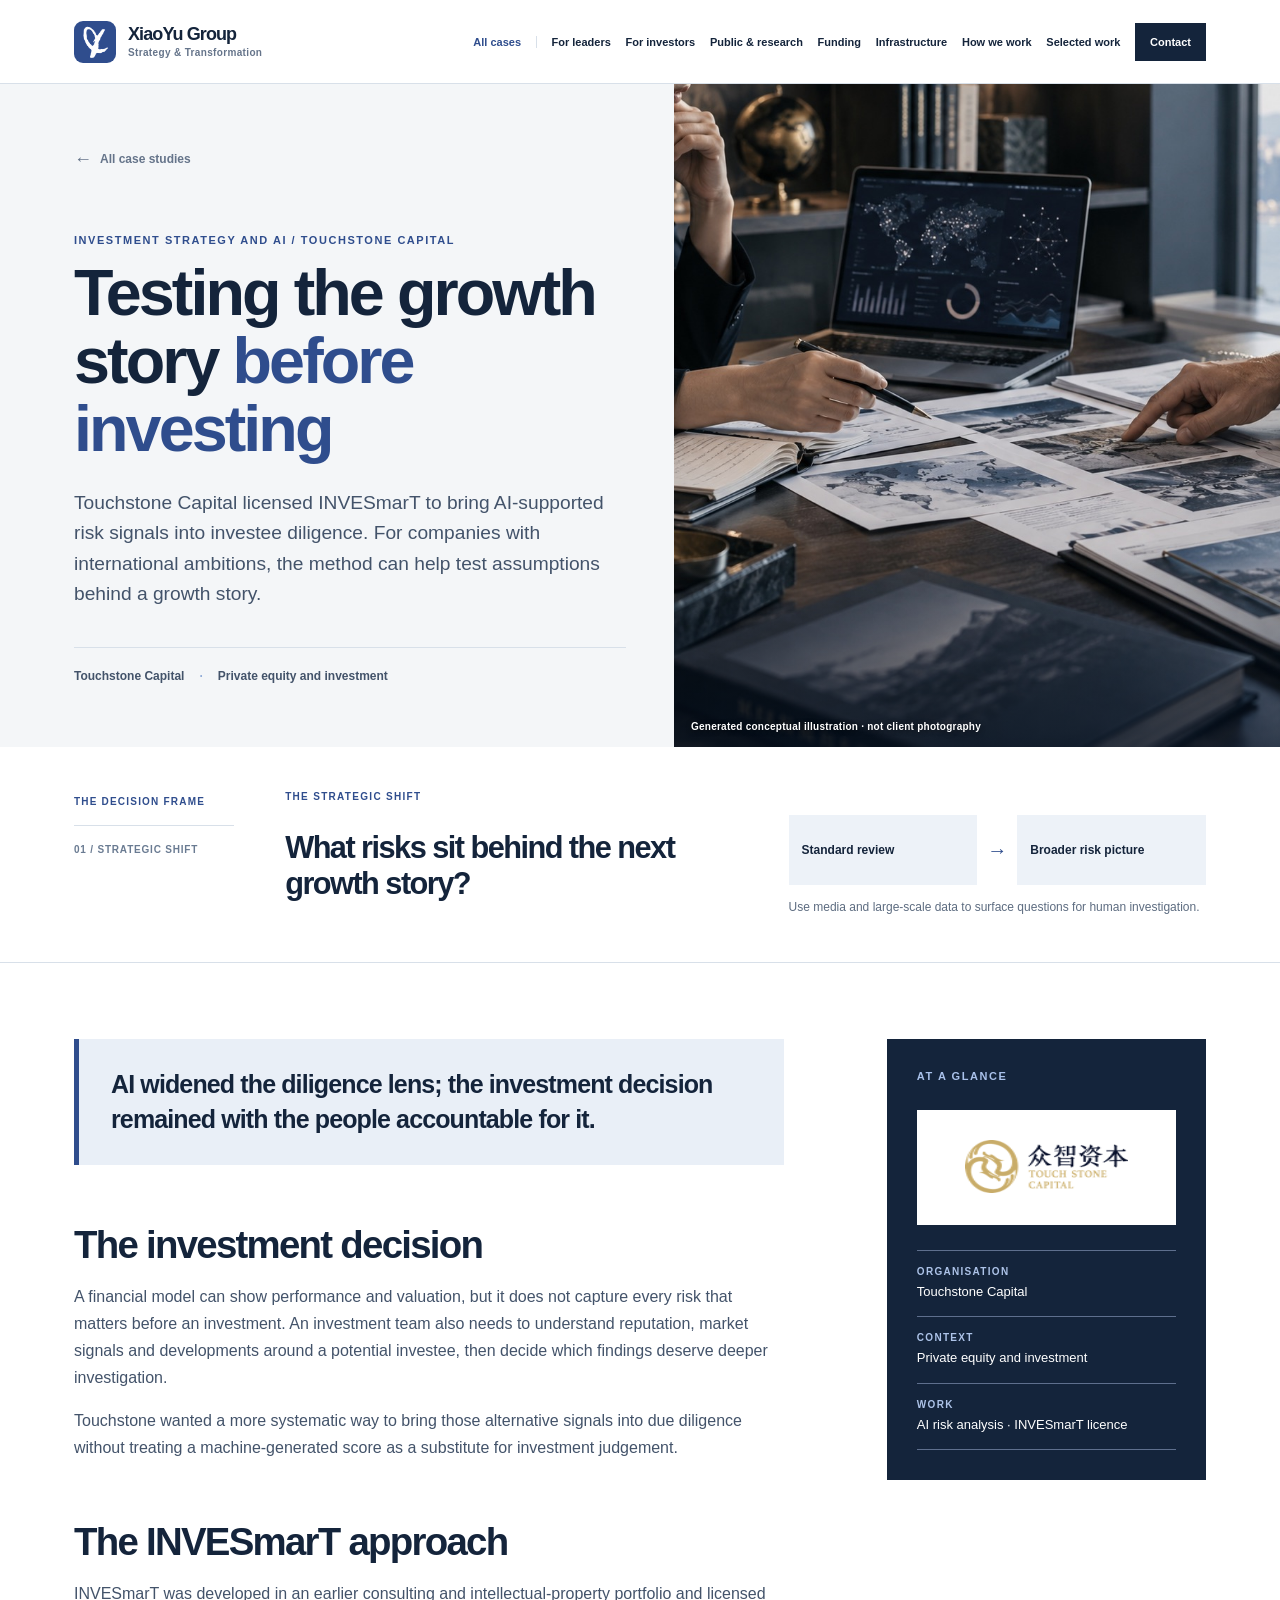
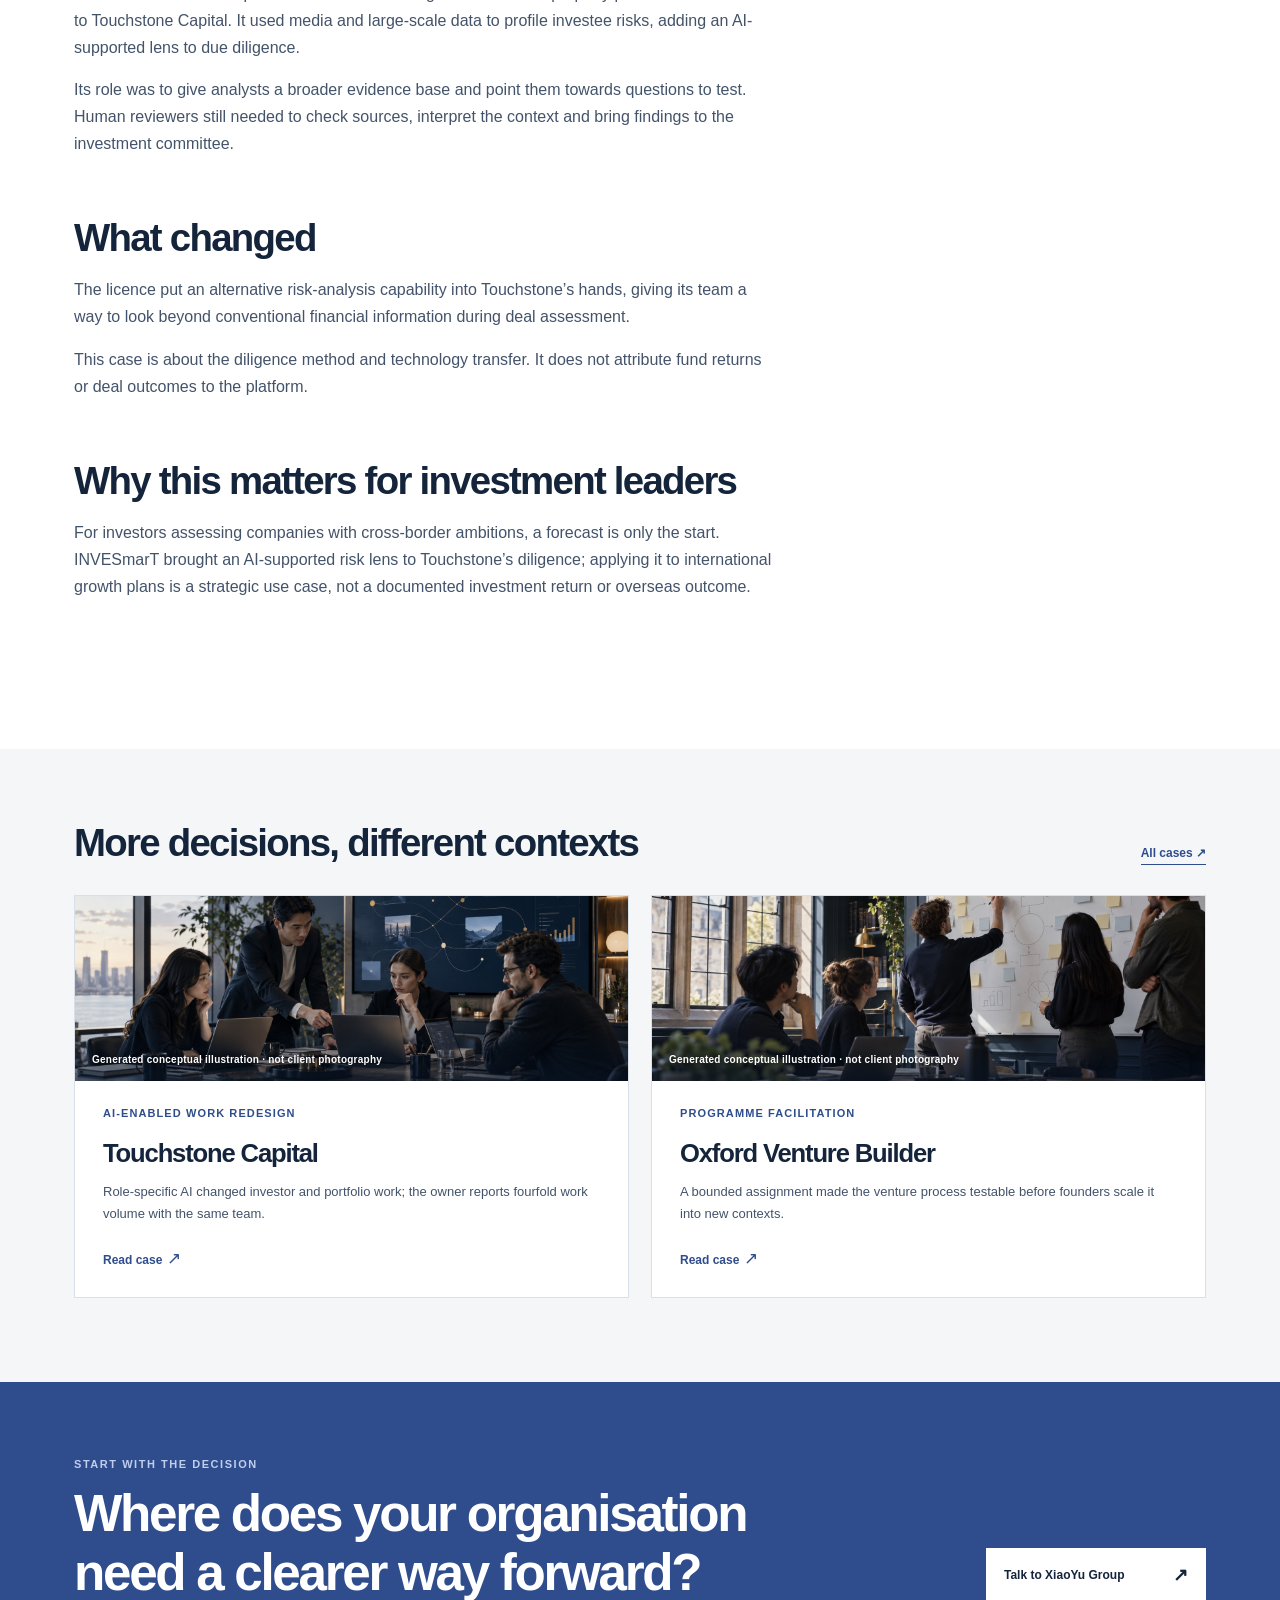
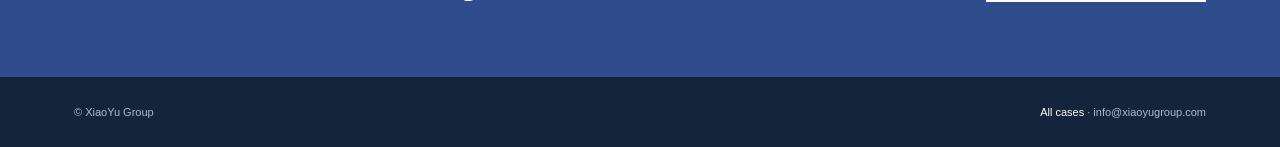
<file: cases/touchstone-diligence.html>
<!doctype html>
<html lang="en"><head><meta charset="utf-8"><meta name="viewport" content="width=device-width, initial-scale=1"><meta name="robots" content="noindex, nofollow"><meta name="theme-color" content="#14223b"><meta name="description" content="Touchstone Capital licensed INVESmarT to bring AI-supported risk signals into investee diligence. For companies with international ambitions, the method can help test assumptions behind a growth story."><title>Touchstone Capital case study · XiaoYu Group</title><style>:root{--ink:#14223b;--blue:#2f4d8d;--blue2:#243d70;--paper:#fff;--fog:#f3f6fa;--mist:#e9eff7;--line:#d7deea;--body:#43536a;--muted:#65748a;--accent:#91acd7;--max:1260px;--pad:clamp(22px,5vw,72px)}
*{box-sizing:border-box}html{scroll-behavior:smooth}body{margin:0;background:var(--paper);color:var(--ink);font-family:'Aptos','Avenir Next','Segoe UI',sans-serif;-webkit-font-smoothing:antialiased}h1,h2,h3,p,ul{margin-top:0}h1,h2,h3{font-family:'Aptos Display','Avenir Next','Segoe UI',sans-serif;letter-spacing:-.045em}p{line-height:1.68;color:var(--body)}a{color:inherit;text-decoration:none}a:focus-visible{outline:3px solid #7092d7;outline-offset:4px}.shell{max-width:var(--max);margin:auto;padding-inline:var(--pad)}.skip{position:absolute;top:-100px;left:12px;z-index:100;padding:12px 16px;background:#fff;color:var(--ink)}.skip:focus{top:12px}
.site-head{position:sticky;top:0;z-index:40;border-bottom:1px solid var(--line);background:rgba(255,255,255,.96);backdrop-filter:blur(16px)}.head-row{min-height:77px;display:flex;align-items:center;justify-content:space-between;gap:25px}.brand{display:flex;align-items:center;gap:12px;min-width:0}.brand-mark{display:grid;place-items:center;width:42px;height:42px;flex:none;border-radius:9px;background:var(--blue);color:#fff;font-family:'Aptos Display',sans-serif;font-size:17px;font-weight:800;letter-spacing:-.11em;padding-right:2px}.brand-text{display:block;font-family:'Aptos Display',sans-serif;font-size:18px;font-weight:800;line-height:1.1;letter-spacing:-.05em}.brand-sub{display:block;margin-top:3px;color:var(--muted);font-size:10px;font-weight:700;letter-spacing:.035em}.head-nav{display:flex;align-items:center;gap:25px;color:var(--ink);font-size:12px;font-weight:700}.head-nav a:hover{color:var(--blue)}.head-nav .contact-link{padding:12px 15px;background:var(--ink);color:#fff}.head-nav .contact-link:hover{background:var(--blue);color:#fff}.eyebrow{font-size:11px!important;line-height:1.4!important;text-transform:uppercase;letter-spacing:.14em;font-weight:800!important;color:var(--blue)!important}
.page-hero{background:var(--fog);overflow:hidden}.hero-grid{display:grid;grid-template-columns:minmax(0,1.18fr) minmax(360px,.82fr);min-height:550px}.hero-copy{padding:72px 8% 60px 0;align-self:center}.crumb{display:inline-flex;align-items:center;gap:8px;margin-bottom:65px;color:var(--muted);font-size:12px;font-weight:700}.crumb:hover{color:var(--blue)}.crumb:before{content:'←';font-size:18px;line-height:1}.hero-copy h1{max-width:800px;margin:0 0 25px;font-size:clamp(47px,5.5vw,81px);line-height:1.05;font-weight:700}.hero-copy h1 em{font-style:normal;color:var(--blue)}.hero-lede{max-width:690px;margin:0;color:var(--body);font-size:clamp(17px,1.5vw,21px);line-height:1.58}.case-line{display:flex;align-items:center;gap:15px;flex-wrap:wrap;margin-top:38px;padding-top:21px;border-top:1px solid var(--line);color:var(--body);font-size:12px;font-weight:700}.case-line span+span:before{content:'·';margin-right:15px;color:var(--accent)}.hero-visual{position:relative;display:flex;align-items:center;justify-content:center;min-height:530px;margin-right:calc(-1 * max(var(--pad), (100vw - var(--max)) / 2 + var(--pad)));padding:50px clamp(35px,4vw,70px);background:var(--ink);color:#fff;overflow:hidden;isolation:isolate}.hero-visual:before{content:'';position:absolute;width:620px;height:620px;right:-230px;top:-260px;border-radius:50%;border:1px solid #566b91;box-shadow:0 0 0 74px rgba(225,234,249,.025),0 0 0 148px rgba(225,234,249,.025)}.visual-board{position:relative;z-index:1;width:min(100%,470px);padding:33px;background:#fff;color:var(--ink);box-shadow:17px 20px 0 rgba(65,98,159,.4)}.visual-board .micro{display:block;margin-bottom:30px;color:var(--blue);font-size:10px;font-weight:800;text-transform:uppercase;letter-spacing:.13em}.visual-board strong{display:block;margin-bottom:25px;font-family:'Aptos Display',sans-serif;font-size:clamp(24px,2.3vw,35px);line-height:1.17;letter-spacing:-.05em}.signal{display:grid;grid-template-columns:1fr 24px 1fr;align-items:center;gap:11px;border-top:1px solid var(--line);padding-top:23px}.signal span{padding:16px 13px;background:var(--fog);font-size:12px;font-weight:700;line-height:1.35}.signal i{font-style:normal;color:var(--blue);text-align:center;font-size:20px}.visual-note{margin-top:22px;color:var(--muted);font-size:11px;line-height:1.5}
.body-grid{display:grid;grid-template-columns:minmax(0,1.38fr) minmax(260px,.62fr);gap:clamp(50px,8vw,130px);padding-top:86px;padding-bottom:90px}.story section{margin-bottom:58px}.story h2{margin-bottom:17px;font-size:clamp(29px,3vw,40px);line-height:1.15}.story p{max-width:700px;font-size:16px}.story p:last-child{margin-bottom:0}.story-callout{padding:28px 32px;margin-bottom:58px;background:var(--mist);border-left:5px solid var(--blue)}.story-callout p{margin:0;color:var(--ink);font-family:'Aptos Display',sans-serif;font-size:clamp(18px,2vw,25px);font-weight:700;letter-spacing:-.035em;line-height:1.4}.side{align-self:start;position:sticky;top:116px}.client-card{padding:30px;background:var(--ink);color:#fff}.client-card .eyebrow{color:#a9c1ea!important}.client-logo{display:flex;align-items:center;justify-content:center;min-height:115px;margin:25px 0;padding:15px;background:#fff}.client-logo img{display:block;max-width:100%;max-height:70px;object-fit:contain}.client-wordmark{color:var(--ink);font-family:'Aptos Display',sans-serif;font-size:clamp(22px,2.2vw,31px);font-weight:800;letter-spacing:-.045em;text-align:center}.client-card dl{margin:0;border-top:1px solid #5e6f8d}.client-card div.data{padding:15px 0;border-bottom:1px solid #5e6f8d}.client-card dt{margin-bottom:5px;color:#adc3e8;font-size:10px;text-transform:uppercase;letter-spacing:.13em;font-weight:800}.client-card dd{margin:0;font-size:13px;line-height:1.5}.client-card .logo-note{margin:14px 0 0;color:#b7c8e5;font-size:10px}.related{padding:72px 0 84px;background:var(--fog)}.section-title{display:flex;justify-content:space-between;align-items:end;gap:25px;margin-bottom:30px}.section-title h2{margin:0;font-size:clamp(30px,3vw,43px)}.section-title a{font-size:12px;font-weight:800;color:var(--blue);border-bottom:1px solid currentColor;padding-bottom:4px}.related-grid,.cases-grid{display:grid;grid-template-columns:repeat(2,minmax(0,1fr));gap:18px}.related-card,.case-card{display:flex;flex-direction:column;min-height:260px;padding:30px;background:#fff;border:1px solid var(--line);transition:transform .2s,box-shadow .2s}.related-card:hover,.case-card:hover{transform:translateY(-3px);box-shadow:0 15px 35px rgba(20,34,59,.09)}.related-card small,.case-card small{color:var(--blue);font-size:11px;font-weight:800;letter-spacing:.1em;text-transform:uppercase}.related-card h3,.case-card h3{max-width:500px;margin:27px 0 13px;font-size:clamp(22px,2vw,29px);line-height:1.18}.related-card p,.case-card p{margin-bottom:25px;font-size:13px}.related-card b,.case-card b{margin-top:auto;color:var(--blue);font-size:12px}.related-card b:after,.case-card b:after{content:' ↗';font-size:17px;font-weight:400}.cta{padding:75px 0;background:var(--blue);color:#fff}.cta .shell{display:flex;justify-content:space-between;align-items:end;gap:35px}.cta h2{max-width:750px;margin:0;font-size:clamp(31px,4vw,55px)}.cta a{display:inline-flex;align-items:center;justify-content:space-between;gap:35px;min-width:220px;padding:16px 18px;background:#fff;color:var(--ink);font-size:12px;font-weight:800}.cta a:after{content:'↗';font-size:18px}.footer{padding:29px 0;background:var(--ink);color:#aebcd1;font-size:11px}.footer .shell{display:flex;justify-content:space-between;gap:25px}.footer a{color:#fff}
.index-hero{padding:90px 0 80px;background:var(--fog);overflow:hidden}.index-hero .shell{position:relative}.index-hero .shell:after{content:'';position:absolute;width:430px;height:430px;right:0;top:-150px;border-radius:50%;border:1px solid #c5d3e8;box-shadow:0 0 0 60px rgba(47,77,141,.035),0 0 0 120px rgba(47,77,141,.025);pointer-events:none}.index-hero h1{position:relative;max-width:900px;margin:0 0 25px;font-size:clamp(54px,6.1vw,88px);line-height:1.04}.index-hero p{position:relative;max-width:650px;font-size:18px}.index-hero .eyebrow{margin-bottom:28px}.index-intro{display:grid;grid-template-columns:.35fr .65fr;gap:50px;padding-top:60px;padding-bottom:60px;border-bottom:1px solid var(--line)}.index-intro h2{margin:0;font-size:clamp(28px,3vw,42px)}.index-intro p{margin:0;font-size:16px}.index-cases{padding-top:65px;padding-bottom:95px}.case-card{min-height:300px;position:relative;overflow:hidden}.case-card:before{content:attr(data-initial);position:absolute;right:-10px;bottom:-52px;color:#edf2f9;font-family:'Aptos Display',sans-serif;font-size:190px;font-weight:800;letter-spacing:-.13em;line-height:1;pointer-events:none}.case-card>*{position:relative}.case-card .card-top{display:flex;align-items:center;justify-content:space-between;gap:20px}.mini-logo{display:flex;align-items:center;justify-content:center;min-width:90px;height:46px;padding:7px 10px;background:var(--fog);font-family:'Aptos Display',sans-serif;font-size:13px;font-weight:800;text-align:center;letter-spacing:-.05em}.mini-logo img{display:block;max-width:125px;max-height:32px;object-fit:contain}.case-card h3{font-size:clamp(25px,2.4vw,34px);margin-top:35px}.case-card p{max-width:470px;font-size:14px}
@media(max-width:1000px){.hero-grid{grid-template-columns:1fr}.hero-copy{padding:55px 0 65px}.crumb{margin-bottom:40px}.hero-visual{margin-left:calc(-1 * var(--pad));margin-right:calc(-1 * var(--pad));min-height:430px}.body-grid{grid-template-columns:1fr}.side{position:static;max-width:550px}.index-hero .shell:after{opacity:.35}}
@media(max-width:620px){.head-row{min-height:67px}.brand-mark{width:36px;height:36px;font-size:14px}.brand-text{font-size:16px}.brand-sub{font-size:9px}.head-nav{gap:12px}.head-nav a:not(.contact-link){display:none}.head-nav .contact-link{padding:10px;font-size:11px}.hero-copy h1{font-size:43px}.hero-copy{padding-top:35px}.hero-visual{min-height:390px;padding:30px}.visual-board{padding:24px;box-shadow:10px 12px 0 rgba(65,98,159,.4)}.body-grid{padding-top:62px;padding-bottom:60px;gap:15px}.story section{margin-bottom:45px}.story h2{font-size:29px}.story p{font-size:15px}.related-grid,.cases-grid{grid-template-columns:1fr}.section-title{align-items:start;flex-direction:column}.cta .shell{align-items:start;flex-direction:column}.footer .shell{flex-direction:column}.index-hero{padding:68px 0}.index-hero h1{font-size:52px}.index-intro{grid-template-columns:1fr;gap:15px}.index-cases{padding-top:45px}.case-card{min-height:260px}}
@media(prefers-reduced-motion:reduce){*{scroll-behavior:auto!important;transition:none!important}}
.brand-mark{display:block;padding:0;object-fit:cover}.mini-logo .client-wordmark{font-size:14px;line-height:1.1}
.story-source{margin-top:4px!important;padding-top:22px;border-top:1px solid var(--line);font-size:13px!important;font-weight:700}.story-source a{color:var(--blue);border-bottom:1px solid currentColor;padding-bottom:4px}.story-source a:hover{color:var(--ink)}
.body-grid>*{min-width:0}.client-card{min-width:0}.client-card[data-case="hbcx"] .client-logo{position:relative;display:block;width:100%;height:128px;min-width:0;overflow:hidden}.client-card[data-case="hbcx"] .client-logo img{position:absolute;left:50%;top:50%;width:600px;max-width:none;max-height:none;height:auto;transform:translate(-50%,-50%)}.case-card[data-case="hbcx"] .mini-logo{position:relative;display:block;width:136px;height:48px;min-width:0;overflow:hidden;padding:0}.case-card[data-case="hbcx"] .mini-logo img{position:absolute;left:50%;top:50%;width:255px;max-width:none;max-height:none;height:auto;transform:translate(-50%,-50%)}
@media(max-width:1000px){.body-grid{grid-template-columns:minmax(0,1fr)}}

/* Keep the main XiaoYu routes available throughout the case collection. */
.site-head{isolation:isolate}
.head-row{min-height:83px;gap:20px}
.head-nav{gap:clamp(10px,1.15vw,18px);font-size:11px}
.head-nav a{white-space:nowrap}
.head-nav .all-cases{padding-right:clamp(10px,1.15vw,18px);border-right:1px solid var(--line);color:var(--blue)}
.head-nav .contact-link{padding:13px 15px}
.menu-toggle{display:none;width:44px;height:44px;flex:none;align-items:center;justify-content:center;border:1px solid var(--line);background:#fff;color:var(--ink);cursor:pointer}
.menu-toggle span,.menu-toggle span::before,.menu-toggle span::after{display:block;position:relative;width:19px;height:2px;background:currentColor;transition:transform .2s,opacity .2s}
.menu-toggle span::before,.menu-toggle span::after{content:"";position:absolute;left:0}
.menu-toggle span::before{top:-6px}
.menu-toggle span::after{top:6px}
.menu-toggle[aria-expanded="true"] span{background:transparent}
.menu-toggle[aria-expanded="true"] span::before{top:0;transform:rotate(45deg)}
.menu-toggle[aria-expanded="true"] span::after{top:0;transform:rotate(-45deg)}
.mobile-nav{display:none}
@media(max-width:1170px){
  .head-nav{display:none}
  .head-row{min-height:70px}
  .menu-toggle{display:inline-flex}
  .mobile-nav{display:none;position:absolute;left:0;right:0;top:100%;max-height:calc(100vh - 70px);overflow-y:auto;background:#fff;border-top:1px solid var(--line);border-bottom:1px solid var(--line);box-shadow:0 18px 30px rgba(20,34,59,.12);padding:12px var(--pad) 24px}
  .mobile-nav.open{display:flex;flex-direction:column}
  .mobile-nav a{padding:14px 0;border-bottom:1px solid var(--line);font-size:16px;font-weight:700}
  .mobile-nav .all-cases{color:var(--blue)}
  .mobile-nav .contact-link{display:inline-flex;align-self:flex-start;margin-top:16px;padding:14px 18px;border:0;background:var(--ink);color:#fff;font-size:14px}
}
@media(max-width:620px){
  .head-row{min-height:70px}
  .mobile-nav a:not(.contact-link){display:block}
}
@media(prefers-reduced-motion:reduce){.menu-toggle span,.menu-toggle span::before,.menu-toggle span::after{transition:none}}
</style><link rel="stylesheet" href="visual.css"></head><body><a class="skip" href="#main">Skip to content</a>
<header class="site-head"><div class="shell head-row"><a class="brand" href="../index.html" aria-label="XiaoYu Group home"><img class="brand-mark" src="[data-uri]" width="42" height="42" alt=""><span><span class="brand-text">XiaoYu Group</span><span class="brand-sub">Strategy &amp; Transformation</span></span></a><nav class="head-nav" aria-label="Primary"><a class="all-cases" href="index.html">All cases</a><a href="../index.html#leaders">For leaders</a><a href="../index.html#investors">For investors</a><a href="../index.html#public">Public &amp; research</a><a href="../index.html#funding">Funding</a><a href="../index.html#infrastructure">Infrastructure</a><a href="../index.html#approach">How we work</a><a href="../index.html#selected-work">Selected work</a><a href="../index.html#contact" class="contact-link">Contact</a></nav><button class="menu-toggle" type="button" aria-label="Open menu" aria-controls="case-mobile-nav" aria-expanded="false"><span></span></button></div><nav class="mobile-nav" id="case-mobile-nav" aria-label="Mobile"><a class="all-cases" href="index.html">All cases</a><a href="../index.html#leaders">For leaders</a><a href="../index.html#investors">For investors</a><a href="../index.html#public">Public &amp; research</a><a href="../index.html#funding">Funding</a><a href="../index.html#infrastructure">Infrastructure</a><a href="../index.html#approach">How we work</a><a href="../index.html#selected-work">Selected work</a><a href="../index.html#contact" class="contact-link">Contact</a></nav></header><script>
(() => {
  const button = document.querySelector('.menu-toggle');
  const menu = document.querySelector('.mobile-nav');
  const close = () => { button.setAttribute('aria-expanded', 'false'); button.setAttribute('aria-label', 'Open menu'); menu.classList.remove('open'); };
  button.addEventListener('click', () => {
    const opening = button.getAttribute('aria-expanded') !== 'true';
    button.setAttribute('aria-expanded', String(opening));
    button.setAttribute('aria-label', opening ? 'Close menu' : 'Open menu');
    menu.classList.toggle('open', opening);
  });
  menu.querySelectorAll('a').forEach(link => link.addEventListener('click', close));
  document.addEventListener('keydown', event => { if (event.key === 'Escape' && button.getAttribute('aria-expanded') === 'true') { close(); button.focus(); } });
  document.addEventListener('click', event => { if (button.getAttribute('aria-expanded') === 'true' && !event.target.closest('.site-head')) close(); });
  window.addEventListener('resize', () => { if (window.innerWidth > 1170) close(); });
})();
</script><noscript><style>@media(max-width:1170px){.menu-toggle{display:none}.mobile-nav{display:flex;position:static;flex-direction:column;max-height:none;box-shadow:none}}</style></noscript>
<main id="main"><section class="page-hero"><div class="shell hero-grid"><div class="hero-copy"><a class="crumb" href="index.html">All case studies</a><p class="eyebrow">Investment strategy and AI / Touchstone Capital</p><h1>Testing the growth story <em>before investing</em></h1><p class="hero-lede">Touchstone Capital licensed INVESmarT to bring AI-supported risk signals into investee diligence. For companies with international ambitions, the method can help test assumptions behind a growth story.</p><div class="case-line"><span>Touchstone Capital</span><span>Private equity and investment</span></div></div><div class="hero-visual"><figure class="hero-image"><img src="../assets/illustrations/touchstone-diligence.jpg" alt="Conceptual illustration of investment analysts reviewing evidence" loading="eager" decoding="async"><figcaption>Generated conceptual illustration · not client photography</figcaption></figure></div></div></section>
<section class="shift-band" aria-label="Case strategic shift"><div class="shell shift-inner"><div class="shift-label"><span>THE DECISION FRAME</span><b>01 / STRATEGIC SHIFT</b></div><div class="visual-board shift-board"><span class="micro">The strategic shift</span><strong>What risks sit behind the next growth story?</strong><div class="signal"><span>Standard review</span><i aria-hidden="true">→</i><span>Broader risk picture</span></div><div class="visual-note">Use media and large-scale data to surface questions for human investigation.</div></div></div></section><div class="shell body-grid"><article class="story" aria-label="Full case study"><div class="story-callout"><p>AI widened the diligence lens; the investment decision remained with the people accountable for it.</p></div><section><h2>The investment decision</h2><p>A financial model can show performance and valuation, but it does not capture every risk that matters before an investment. An investment team also needs to understand reputation, market signals and developments around a potential investee, then decide which findings deserve deeper investigation.</p><p>Touchstone wanted a more systematic way to bring those alternative signals into due diligence without treating a machine-generated score as a substitute for investment judgement.</p></section><section><h2>The INVESmarT approach</h2><p>INVESmarT was developed in an earlier consulting and intellectual-property portfolio and licensed to Touchstone Capital. It used media and large-scale data to profile investee risks, adding an AI-supported lens to due diligence.</p><p>Its role was to give analysts a broader evidence base and point them towards questions to test. Human reviewers still needed to check sources, interpret the context and bring findings to the investment committee.</p></section><section><h2>What changed</h2><p>The licence put an alternative risk-analysis capability into Touchstone’s hands, giving its team a way to look beyond conventional financial information during deal assessment.</p><p>This case is about the diligence method and technology transfer. It does not attribute fund returns or deal outcomes to the platform.</p></section><section><h2>Why this matters for investment leaders</h2><p>For investors assessing companies with cross-border ambitions, a forecast is only the start. INVESmarT brought an AI-supported risk lens to Touchstone’s diligence; applying it to international growth plans is a strategic use case, not a documented investment return or overseas outcome.</p></section></article><aside class="side"><div class="client-card" data-case="touchstone-diligence"><p class="eyebrow">At a glance</p><div class="client-logo"><img src="[data-uri]" alt="Touchstone Capital logo from the 2025 project records"></div><dl><div class="data"><dt>Organisation</dt><dd>Touchstone Capital</dd></div><div class="data"><dt>Context</dt><dd>Private equity and investment</dd></div><div class="data"><dt>Work</dt><dd>AI risk analysis · INVESmarT licence</dd></div></dl></div></aside></div>
<section class="related"><div class="shell"><div class="section-title"><h2>More decisions, different contexts</h2><a href="index.html">All cases ↗</a></div><div class="related-grid"><a class="related-card" href="touchstone-exoskeleton.html"><figure class="related-image"><img src="../assets/illustrations/touchstone-exoskeleton.jpg" alt="Conceptual illustration of a small investment team at work" loading="lazy" decoding="async"><figcaption>Generated conceptual illustration · not client photography</figcaption></figure><small>AI-enabled work redesign</small><h3>Touchstone Capital</h3><p>Role-specific AI changed investor and portfolio work; the owner reports fourfold work volume with the same team.</p><b>Read case</b></a><a class="related-card" href="oxford.html"><figure class="related-image"><img src="../assets/illustrations/oxford.jpg" alt="Conceptual illustration of founders mapping venture decisions" loading="lazy" decoding="async"><figcaption>Generated conceptual illustration · not client photography</figcaption></figure><small>Programme facilitation</small><h3>Oxford Venture Builder</h3><p>A bounded assignment made the venture process testable before founders scale it into new contexts.</p><b>Read case</b></a></div></div></section></main><section class="cta"><div class="shell"><div><p class="eyebrow" style="color:#bfceed!important">Start with the decision</p><h2>Where does your organisation need a clearer way forward?</h2></div><a href="mailto:info@xiaoyugroup.com?subject=Strategy%20enquiry">Talk to XiaoYu Group</a></div></section><footer class="footer"><div class="shell"><span>© XiaoYu Group</span><span><a href="index.html">All cases</a> · info@xiaoyugroup.com</span></div></footer></body></html>
</file>
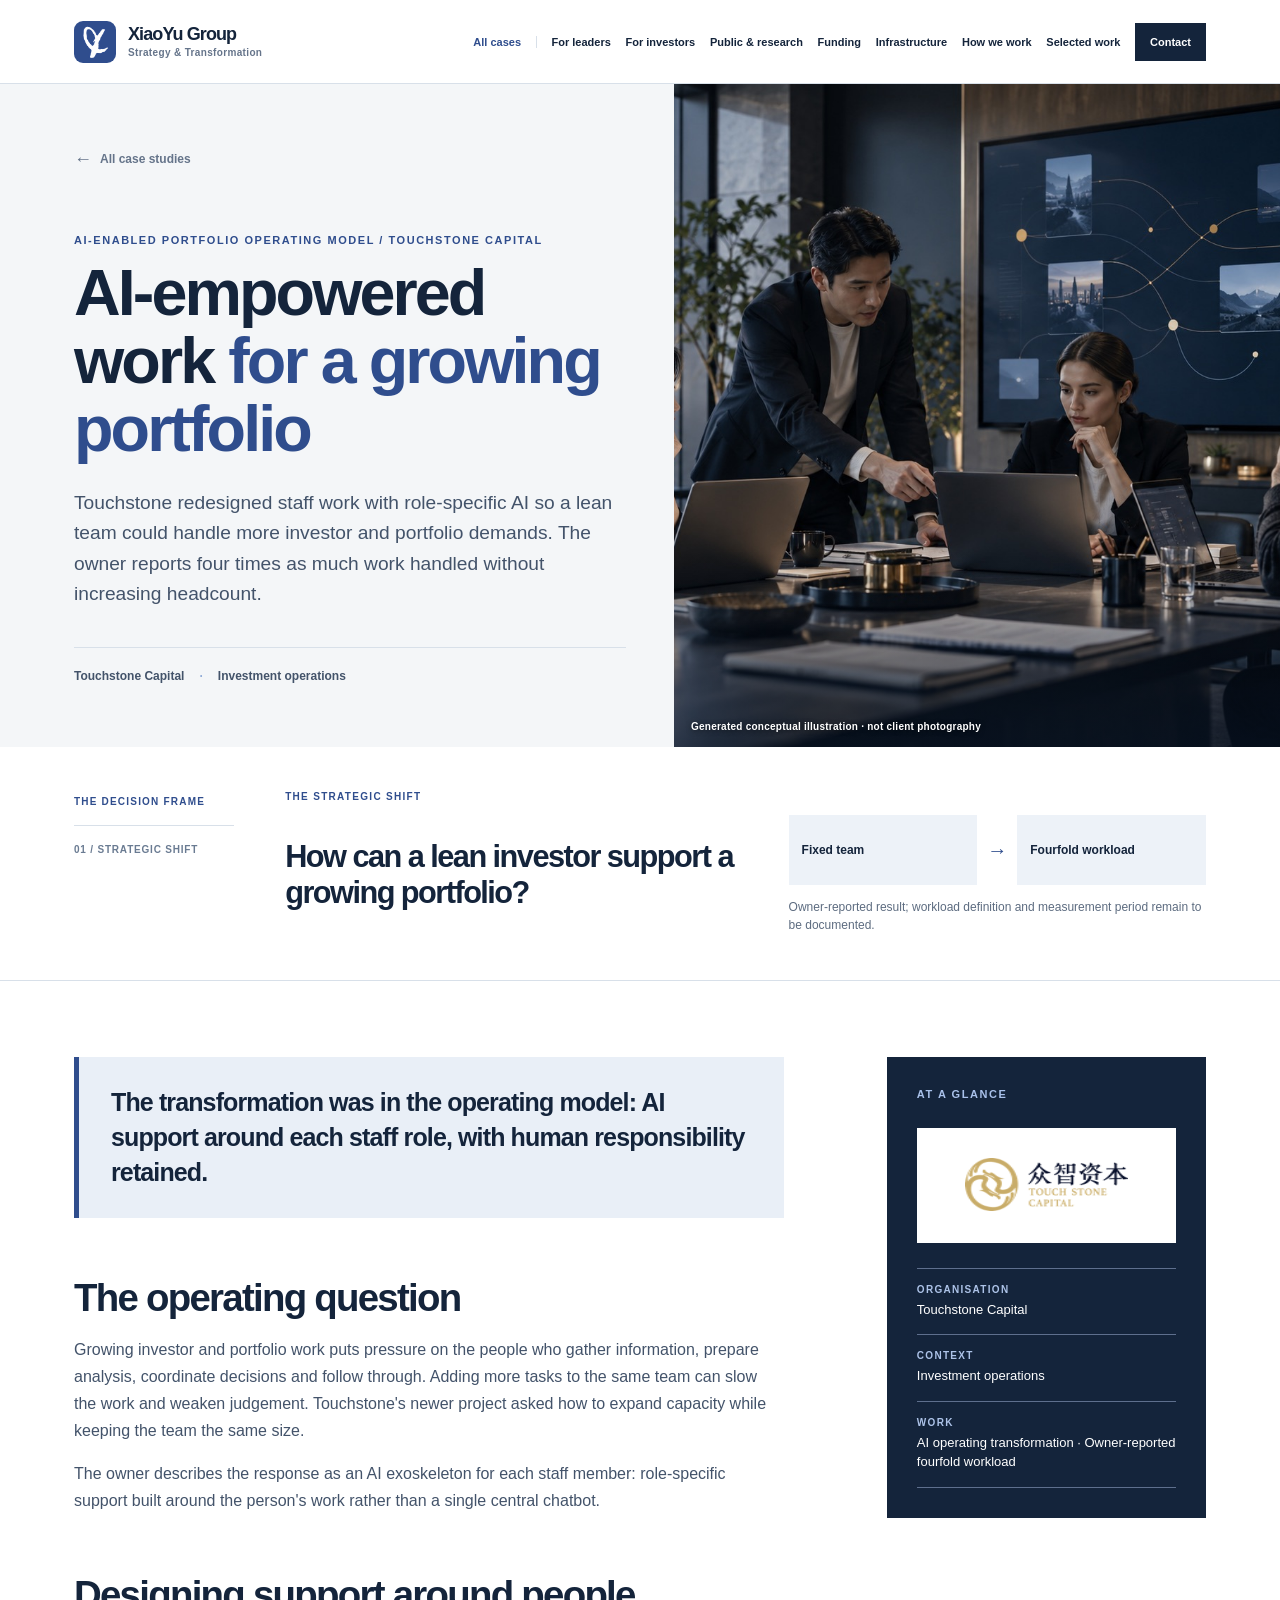
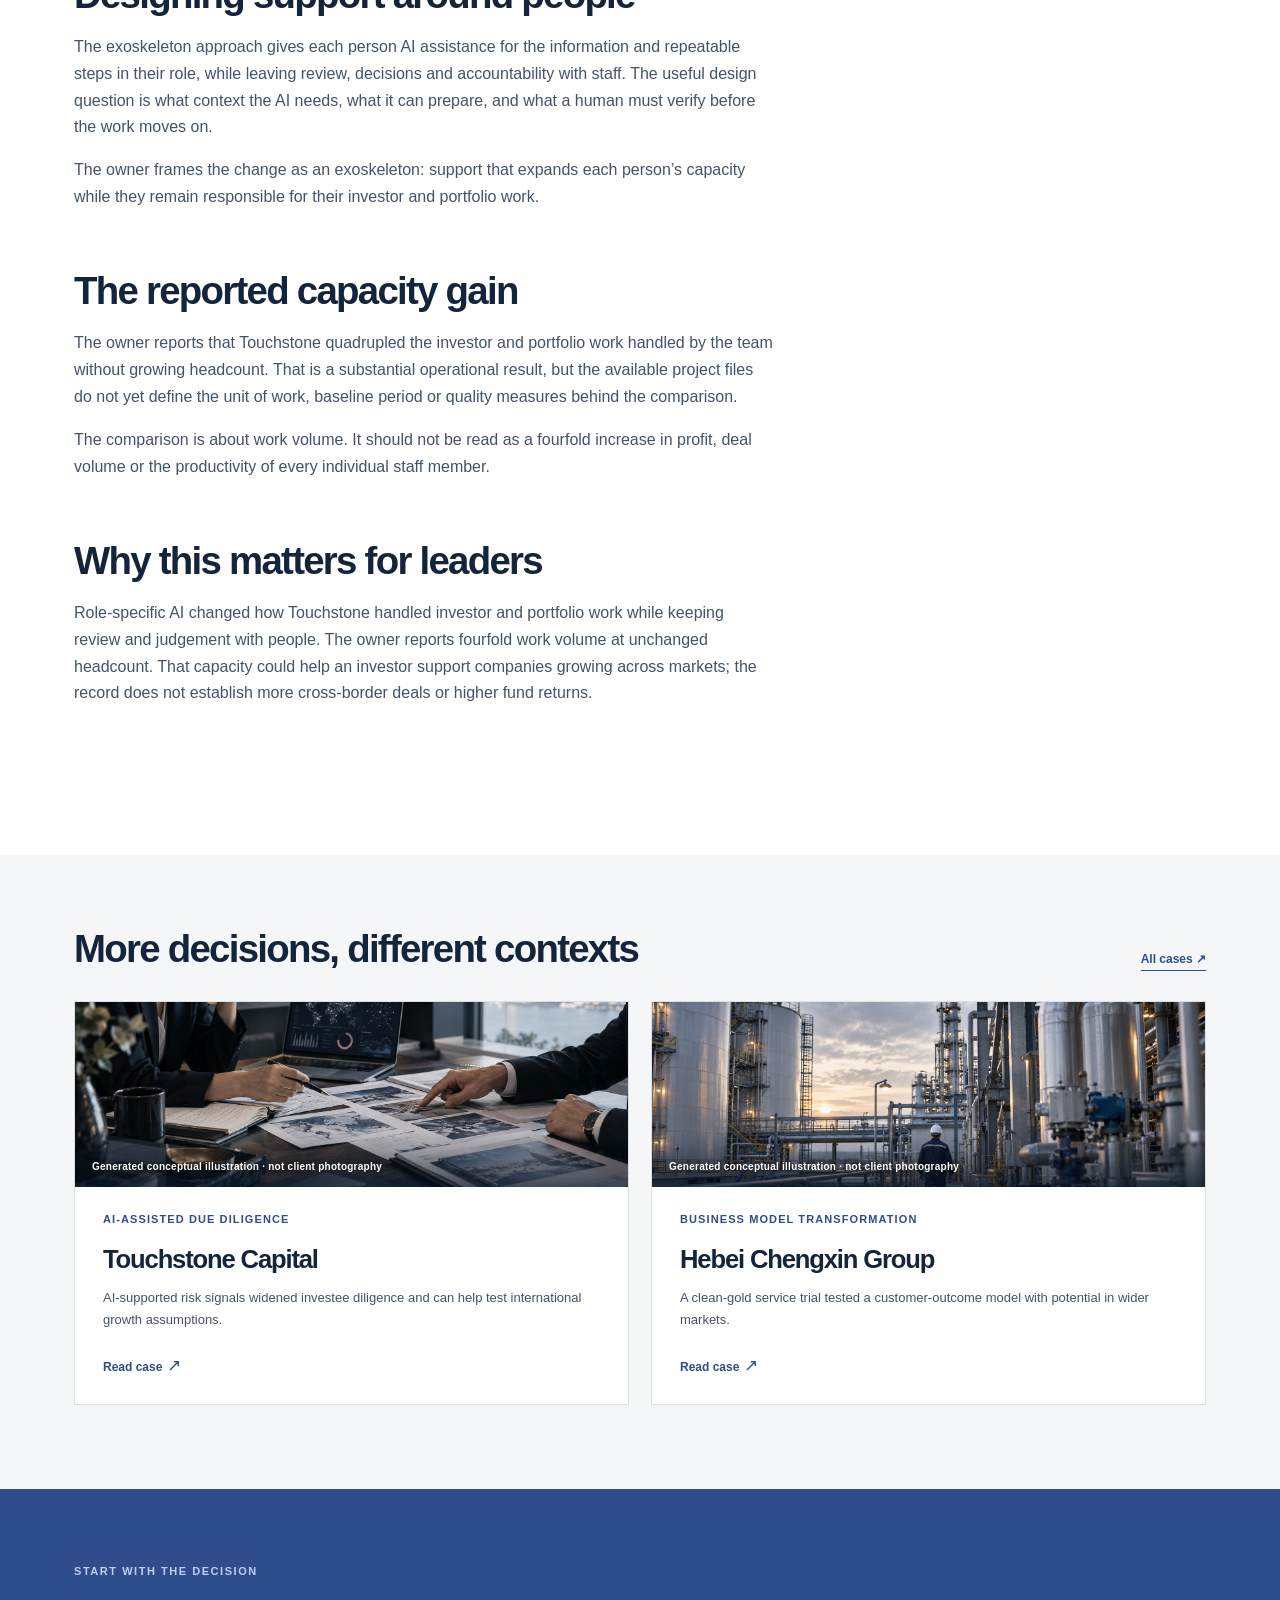
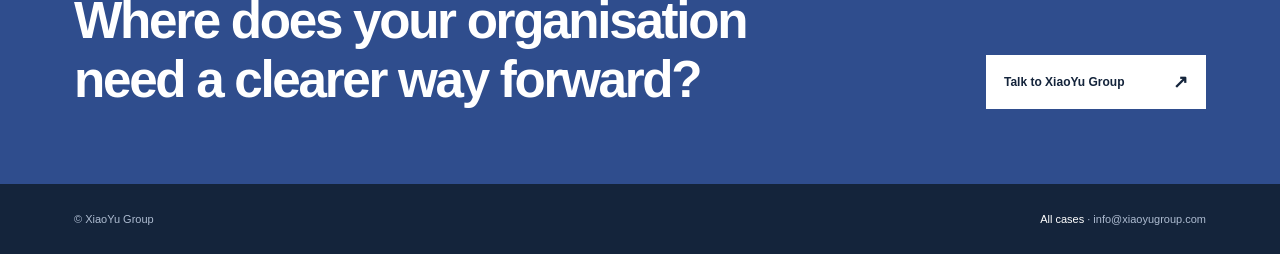
<file: cases/touchstone-exoskeleton.html>
<!doctype html>
<html lang="en"><head><meta charset="utf-8"><meta name="viewport" content="width=device-width, initial-scale=1"><meta name="robots" content="noindex, nofollow"><meta name="theme-color" content="#14223b"><meta name="description" content="Touchstone redesigned staff work with role-specific AI so a lean team could handle more investor and portfolio demands. The owner reports four times as much work handled without increasing headcount."><title>Touchstone Capital case study · XiaoYu Group</title><style>:root{--ink:#14223b;--blue:#2f4d8d;--blue2:#243d70;--paper:#fff;--fog:#f3f6fa;--mist:#e9eff7;--line:#d7deea;--body:#43536a;--muted:#65748a;--accent:#91acd7;--max:1260px;--pad:clamp(22px,5vw,72px)}
*{box-sizing:border-box}html{scroll-behavior:smooth}body{margin:0;background:var(--paper);color:var(--ink);font-family:'Aptos','Avenir Next','Segoe UI',sans-serif;-webkit-font-smoothing:antialiased}h1,h2,h3,p,ul{margin-top:0}h1,h2,h3{font-family:'Aptos Display','Avenir Next','Segoe UI',sans-serif;letter-spacing:-.045em}p{line-height:1.68;color:var(--body)}a{color:inherit;text-decoration:none}a:focus-visible{outline:3px solid #7092d7;outline-offset:4px}.shell{max-width:var(--max);margin:auto;padding-inline:var(--pad)}.skip{position:absolute;top:-100px;left:12px;z-index:100;padding:12px 16px;background:#fff;color:var(--ink)}.skip:focus{top:12px}
.site-head{position:sticky;top:0;z-index:40;border-bottom:1px solid var(--line);background:rgba(255,255,255,.96);backdrop-filter:blur(16px)}.head-row{min-height:77px;display:flex;align-items:center;justify-content:space-between;gap:25px}.brand{display:flex;align-items:center;gap:12px;min-width:0}.brand-mark{display:grid;place-items:center;width:42px;height:42px;flex:none;border-radius:9px;background:var(--blue);color:#fff;font-family:'Aptos Display',sans-serif;font-size:17px;font-weight:800;letter-spacing:-.11em;padding-right:2px}.brand-text{display:block;font-family:'Aptos Display',sans-serif;font-size:18px;font-weight:800;line-height:1.1;letter-spacing:-.05em}.brand-sub{display:block;margin-top:3px;color:var(--muted);font-size:10px;font-weight:700;letter-spacing:.035em}.head-nav{display:flex;align-items:center;gap:25px;color:var(--ink);font-size:12px;font-weight:700}.head-nav a:hover{color:var(--blue)}.head-nav .contact-link{padding:12px 15px;background:var(--ink);color:#fff}.head-nav .contact-link:hover{background:var(--blue);color:#fff}.eyebrow{font-size:11px!important;line-height:1.4!important;text-transform:uppercase;letter-spacing:.14em;font-weight:800!important;color:var(--blue)!important}
.page-hero{background:var(--fog);overflow:hidden}.hero-grid{display:grid;grid-template-columns:minmax(0,1.18fr) minmax(360px,.82fr);min-height:550px}.hero-copy{padding:72px 8% 60px 0;align-self:center}.crumb{display:inline-flex;align-items:center;gap:8px;margin-bottom:65px;color:var(--muted);font-size:12px;font-weight:700}.crumb:hover{color:var(--blue)}.crumb:before{content:'←';font-size:18px;line-height:1}.hero-copy h1{max-width:800px;margin:0 0 25px;font-size:clamp(47px,5.5vw,81px);line-height:1.05;font-weight:700}.hero-copy h1 em{font-style:normal;color:var(--blue)}.hero-lede{max-width:690px;margin:0;color:var(--body);font-size:clamp(17px,1.5vw,21px);line-height:1.58}.case-line{display:flex;align-items:center;gap:15px;flex-wrap:wrap;margin-top:38px;padding-top:21px;border-top:1px solid var(--line);color:var(--body);font-size:12px;font-weight:700}.case-line span+span:before{content:'·';margin-right:15px;color:var(--accent)}.hero-visual{position:relative;display:flex;align-items:center;justify-content:center;min-height:530px;margin-right:calc(-1 * max(var(--pad), (100vw - var(--max)) / 2 + var(--pad)));padding:50px clamp(35px,4vw,70px);background:var(--ink);color:#fff;overflow:hidden;isolation:isolate}.hero-visual:before{content:'';position:absolute;width:620px;height:620px;right:-230px;top:-260px;border-radius:50%;border:1px solid #566b91;box-shadow:0 0 0 74px rgba(225,234,249,.025),0 0 0 148px rgba(225,234,249,.025)}.visual-board{position:relative;z-index:1;width:min(100%,470px);padding:33px;background:#fff;color:var(--ink);box-shadow:17px 20px 0 rgba(65,98,159,.4)}.visual-board .micro{display:block;margin-bottom:30px;color:var(--blue);font-size:10px;font-weight:800;text-transform:uppercase;letter-spacing:.13em}.visual-board strong{display:block;margin-bottom:25px;font-family:'Aptos Display',sans-serif;font-size:clamp(24px,2.3vw,35px);line-height:1.17;letter-spacing:-.05em}.signal{display:grid;grid-template-columns:1fr 24px 1fr;align-items:center;gap:11px;border-top:1px solid var(--line);padding-top:23px}.signal span{padding:16px 13px;background:var(--fog);font-size:12px;font-weight:700;line-height:1.35}.signal i{font-style:normal;color:var(--blue);text-align:center;font-size:20px}.visual-note{margin-top:22px;color:var(--muted);font-size:11px;line-height:1.5}
.body-grid{display:grid;grid-template-columns:minmax(0,1.38fr) minmax(260px,.62fr);gap:clamp(50px,8vw,130px);padding-top:86px;padding-bottom:90px}.story section{margin-bottom:58px}.story h2{margin-bottom:17px;font-size:clamp(29px,3vw,40px);line-height:1.15}.story p{max-width:700px;font-size:16px}.story p:last-child{margin-bottom:0}.story-callout{padding:28px 32px;margin-bottom:58px;background:var(--mist);border-left:5px solid var(--blue)}.story-callout p{margin:0;color:var(--ink);font-family:'Aptos Display',sans-serif;font-size:clamp(18px,2vw,25px);font-weight:700;letter-spacing:-.035em;line-height:1.4}.side{align-self:start;position:sticky;top:116px}.client-card{padding:30px;background:var(--ink);color:#fff}.client-card .eyebrow{color:#a9c1ea!important}.client-logo{display:flex;align-items:center;justify-content:center;min-height:115px;margin:25px 0;padding:15px;background:#fff}.client-logo img{display:block;max-width:100%;max-height:70px;object-fit:contain}.client-wordmark{color:var(--ink);font-family:'Aptos Display',sans-serif;font-size:clamp(22px,2.2vw,31px);font-weight:800;letter-spacing:-.045em;text-align:center}.client-card dl{margin:0;border-top:1px solid #5e6f8d}.client-card div.data{padding:15px 0;border-bottom:1px solid #5e6f8d}.client-card dt{margin-bottom:5px;color:#adc3e8;font-size:10px;text-transform:uppercase;letter-spacing:.13em;font-weight:800}.client-card dd{margin:0;font-size:13px;line-height:1.5}.client-card .logo-note{margin:14px 0 0;color:#b7c8e5;font-size:10px}.related{padding:72px 0 84px;background:var(--fog)}.section-title{display:flex;justify-content:space-between;align-items:end;gap:25px;margin-bottom:30px}.section-title h2{margin:0;font-size:clamp(30px,3vw,43px)}.section-title a{font-size:12px;font-weight:800;color:var(--blue);border-bottom:1px solid currentColor;padding-bottom:4px}.related-grid,.cases-grid{display:grid;grid-template-columns:repeat(2,minmax(0,1fr));gap:18px}.related-card,.case-card{display:flex;flex-direction:column;min-height:260px;padding:30px;background:#fff;border:1px solid var(--line);transition:transform .2s,box-shadow .2s}.related-card:hover,.case-card:hover{transform:translateY(-3px);box-shadow:0 15px 35px rgba(20,34,59,.09)}.related-card small,.case-card small{color:var(--blue);font-size:11px;font-weight:800;letter-spacing:.1em;text-transform:uppercase}.related-card h3,.case-card h3{max-width:500px;margin:27px 0 13px;font-size:clamp(22px,2vw,29px);line-height:1.18}.related-card p,.case-card p{margin-bottom:25px;font-size:13px}.related-card b,.case-card b{margin-top:auto;color:var(--blue);font-size:12px}.related-card b:after,.case-card b:after{content:' ↗';font-size:17px;font-weight:400}.cta{padding:75px 0;background:var(--blue);color:#fff}.cta .shell{display:flex;justify-content:space-between;align-items:end;gap:35px}.cta h2{max-width:750px;margin:0;font-size:clamp(31px,4vw,55px)}.cta a{display:inline-flex;align-items:center;justify-content:space-between;gap:35px;min-width:220px;padding:16px 18px;background:#fff;color:var(--ink);font-size:12px;font-weight:800}.cta a:after{content:'↗';font-size:18px}.footer{padding:29px 0;background:var(--ink);color:#aebcd1;font-size:11px}.footer .shell{display:flex;justify-content:space-between;gap:25px}.footer a{color:#fff}
.index-hero{padding:90px 0 80px;background:var(--fog);overflow:hidden}.index-hero .shell{position:relative}.index-hero .shell:after{content:'';position:absolute;width:430px;height:430px;right:0;top:-150px;border-radius:50%;border:1px solid #c5d3e8;box-shadow:0 0 0 60px rgba(47,77,141,.035),0 0 0 120px rgba(47,77,141,.025);pointer-events:none}.index-hero h1{position:relative;max-width:900px;margin:0 0 25px;font-size:clamp(54px,6.1vw,88px);line-height:1.04}.index-hero p{position:relative;max-width:650px;font-size:18px}.index-hero .eyebrow{margin-bottom:28px}.index-intro{display:grid;grid-template-columns:.35fr .65fr;gap:50px;padding-top:60px;padding-bottom:60px;border-bottom:1px solid var(--line)}.index-intro h2{margin:0;font-size:clamp(28px,3vw,42px)}.index-intro p{margin:0;font-size:16px}.index-cases{padding-top:65px;padding-bottom:95px}.case-card{min-height:300px;position:relative;overflow:hidden}.case-card:before{content:attr(data-initial);position:absolute;right:-10px;bottom:-52px;color:#edf2f9;font-family:'Aptos Display',sans-serif;font-size:190px;font-weight:800;letter-spacing:-.13em;line-height:1;pointer-events:none}.case-card>*{position:relative}.case-card .card-top{display:flex;align-items:center;justify-content:space-between;gap:20px}.mini-logo{display:flex;align-items:center;justify-content:center;min-width:90px;height:46px;padding:7px 10px;background:var(--fog);font-family:'Aptos Display',sans-serif;font-size:13px;font-weight:800;text-align:center;letter-spacing:-.05em}.mini-logo img{display:block;max-width:125px;max-height:32px;object-fit:contain}.case-card h3{font-size:clamp(25px,2.4vw,34px);margin-top:35px}.case-card p{max-width:470px;font-size:14px}
@media(max-width:1000px){.hero-grid{grid-template-columns:1fr}.hero-copy{padding:55px 0 65px}.crumb{margin-bottom:40px}.hero-visual{margin-left:calc(-1 * var(--pad));margin-right:calc(-1 * var(--pad));min-height:430px}.body-grid{grid-template-columns:1fr}.side{position:static;max-width:550px}.index-hero .shell:after{opacity:.35}}
@media(max-width:620px){.head-row{min-height:67px}.brand-mark{width:36px;height:36px;font-size:14px}.brand-text{font-size:16px}.brand-sub{font-size:9px}.head-nav{gap:12px}.head-nav a:not(.contact-link){display:none}.head-nav .contact-link{padding:10px;font-size:11px}.hero-copy h1{font-size:43px}.hero-copy{padding-top:35px}.hero-visual{min-height:390px;padding:30px}.visual-board{padding:24px;box-shadow:10px 12px 0 rgba(65,98,159,.4)}.body-grid{padding-top:62px;padding-bottom:60px;gap:15px}.story section{margin-bottom:45px}.story h2{font-size:29px}.story p{font-size:15px}.related-grid,.cases-grid{grid-template-columns:1fr}.section-title{align-items:start;flex-direction:column}.cta .shell{align-items:start;flex-direction:column}.footer .shell{flex-direction:column}.index-hero{padding:68px 0}.index-hero h1{font-size:52px}.index-intro{grid-template-columns:1fr;gap:15px}.index-cases{padding-top:45px}.case-card{min-height:260px}}
@media(prefers-reduced-motion:reduce){*{scroll-behavior:auto!important;transition:none!important}}
.brand-mark{display:block;padding:0;object-fit:cover}.mini-logo .client-wordmark{font-size:14px;line-height:1.1}
.story-source{margin-top:4px!important;padding-top:22px;border-top:1px solid var(--line);font-size:13px!important;font-weight:700}.story-source a{color:var(--blue);border-bottom:1px solid currentColor;padding-bottom:4px}.story-source a:hover{color:var(--ink)}
.body-grid>*{min-width:0}.client-card{min-width:0}.client-card[data-case="hbcx"] .client-logo{position:relative;display:block;width:100%;height:128px;min-width:0;overflow:hidden}.client-card[data-case="hbcx"] .client-logo img{position:absolute;left:50%;top:50%;width:600px;max-width:none;max-height:none;height:auto;transform:translate(-50%,-50%)}.case-card[data-case="hbcx"] .mini-logo{position:relative;display:block;width:136px;height:48px;min-width:0;overflow:hidden;padding:0}.case-card[data-case="hbcx"] .mini-logo img{position:absolute;left:50%;top:50%;width:255px;max-width:none;max-height:none;height:auto;transform:translate(-50%,-50%)}
@media(max-width:1000px){.body-grid{grid-template-columns:minmax(0,1fr)}}

/* Keep the main XiaoYu routes available throughout the case collection. */
.site-head{isolation:isolate}
.head-row{min-height:83px;gap:20px}
.head-nav{gap:clamp(10px,1.15vw,18px);font-size:11px}
.head-nav a{white-space:nowrap}
.head-nav .all-cases{padding-right:clamp(10px,1.15vw,18px);border-right:1px solid var(--line);color:var(--blue)}
.head-nav .contact-link{padding:13px 15px}
.menu-toggle{display:none;width:44px;height:44px;flex:none;align-items:center;justify-content:center;border:1px solid var(--line);background:#fff;color:var(--ink);cursor:pointer}
.menu-toggle span,.menu-toggle span::before,.menu-toggle span::after{display:block;position:relative;width:19px;height:2px;background:currentColor;transition:transform .2s,opacity .2s}
.menu-toggle span::before,.menu-toggle span::after{content:"";position:absolute;left:0}
.menu-toggle span::before{top:-6px}
.menu-toggle span::after{top:6px}
.menu-toggle[aria-expanded="true"] span{background:transparent}
.menu-toggle[aria-expanded="true"] span::before{top:0;transform:rotate(45deg)}
.menu-toggle[aria-expanded="true"] span::after{top:0;transform:rotate(-45deg)}
.mobile-nav{display:none}
@media(max-width:1170px){
  .head-nav{display:none}
  .head-row{min-height:70px}
  .menu-toggle{display:inline-flex}
  .mobile-nav{display:none;position:absolute;left:0;right:0;top:100%;max-height:calc(100vh - 70px);overflow-y:auto;background:#fff;border-top:1px solid var(--line);border-bottom:1px solid var(--line);box-shadow:0 18px 30px rgba(20,34,59,.12);padding:12px var(--pad) 24px}
  .mobile-nav.open{display:flex;flex-direction:column}
  .mobile-nav a{padding:14px 0;border-bottom:1px solid var(--line);font-size:16px;font-weight:700}
  .mobile-nav .all-cases{color:var(--blue)}
  .mobile-nav .contact-link{display:inline-flex;align-self:flex-start;margin-top:16px;padding:14px 18px;border:0;background:var(--ink);color:#fff;font-size:14px}
}
@media(max-width:620px){
  .head-row{min-height:70px}
  .mobile-nav a:not(.contact-link){display:block}
}
@media(prefers-reduced-motion:reduce){.menu-toggle span,.menu-toggle span::before,.menu-toggle span::after{transition:none}}
</style><link rel="stylesheet" href="visual.css"></head><body><a class="skip" href="#main">Skip to content</a>
<header class="site-head"><div class="shell head-row"><a class="brand" href="../index.html" aria-label="XiaoYu Group home"><img class="brand-mark" src="[data-uri]" width="42" height="42" alt=""><span><span class="brand-text">XiaoYu Group</span><span class="brand-sub">Strategy &amp; Transformation</span></span></a><nav class="head-nav" aria-label="Primary"><a class="all-cases" href="index.html">All cases</a><a href="../index.html#leaders">For leaders</a><a href="../index.html#investors">For investors</a><a href="../index.html#public">Public &amp; research</a><a href="../index.html#funding">Funding</a><a href="../index.html#infrastructure">Infrastructure</a><a href="../index.html#approach">How we work</a><a href="../index.html#selected-work">Selected work</a><a href="../index.html#contact" class="contact-link">Contact</a></nav><button class="menu-toggle" type="button" aria-label="Open menu" aria-controls="case-mobile-nav" aria-expanded="false"><span></span></button></div><nav class="mobile-nav" id="case-mobile-nav" aria-label="Mobile"><a class="all-cases" href="index.html">All cases</a><a href="../index.html#leaders">For leaders</a><a href="../index.html#investors">For investors</a><a href="../index.html#public">Public &amp; research</a><a href="../index.html#funding">Funding</a><a href="../index.html#infrastructure">Infrastructure</a><a href="../index.html#approach">How we work</a><a href="../index.html#selected-work">Selected work</a><a href="../index.html#contact" class="contact-link">Contact</a></nav></header><script>
(() => {
  const button = document.querySelector('.menu-toggle');
  const menu = document.querySelector('.mobile-nav');
  const close = () => { button.setAttribute('aria-expanded', 'false'); button.setAttribute('aria-label', 'Open menu'); menu.classList.remove('open'); };
  button.addEventListener('click', () => {
    const opening = button.getAttribute('aria-expanded') !== 'true';
    button.setAttribute('aria-expanded', String(opening));
    button.setAttribute('aria-label', opening ? 'Close menu' : 'Open menu');
    menu.classList.toggle('open', opening);
  });
  menu.querySelectorAll('a').forEach(link => link.addEventListener('click', close));
  document.addEventListener('keydown', event => { if (event.key === 'Escape' && button.getAttribute('aria-expanded') === 'true') { close(); button.focus(); } });
  document.addEventListener('click', event => { if (button.getAttribute('aria-expanded') === 'true' && !event.target.closest('.site-head')) close(); });
  window.addEventListener('resize', () => { if (window.innerWidth > 1170) close(); });
})();
</script><noscript><style>@media(max-width:1170px){.menu-toggle{display:none}.mobile-nav{display:flex;position:static;flex-direction:column;max-height:none;box-shadow:none}}</style></noscript>
<main id="main"><section class="page-hero"><div class="shell hero-grid"><div class="hero-copy"><a class="crumb" href="index.html">All case studies</a><p class="eyebrow">AI-enabled portfolio operating model / Touchstone Capital</p><h1>AI-empowered work <em>for a growing portfolio</em></h1><p class="hero-lede">Touchstone redesigned staff work with role-specific AI so a lean team could handle more investor and portfolio demands. The owner reports four times as much work handled without increasing headcount.</p><div class="case-line"><span>Touchstone Capital</span><span>Investment operations</span></div></div><div class="hero-visual"><figure class="hero-image"><img src="../assets/illustrations/touchstone-exoskeleton.jpg" alt="Conceptual illustration of a small investment team at work" loading="eager" decoding="async"><figcaption>Generated conceptual illustration · not client photography</figcaption></figure></div></div></section>
<section class="shift-band" aria-label="Case strategic shift"><div class="shell shift-inner"><div class="shift-label"><span>THE DECISION FRAME</span><b>01 / STRATEGIC SHIFT</b></div><div class="visual-board shift-board"><span class="micro">The strategic shift</span><strong>How can a lean investor support a growing portfolio?</strong><div class="signal"><span>Fixed team</span><i aria-hidden="true">→</i><span>Fourfold workload</span></div><div class="visual-note">Owner-reported result; workload definition and measurement period remain to be documented.</div></div></div></section><div class="shell body-grid"><article class="story" aria-label="Full case study"><div class="story-callout"><p>The transformation was in the operating model: AI support around each staff role, with human responsibility retained.</p></div><section><h2>The operating question</h2><p>Growing investor and portfolio work puts pressure on the people who gather information, prepare analysis, coordinate decisions and follow through. Adding more tasks to the same team can slow the work and weaken judgement. Touchstone's newer project asked how to expand capacity while keeping the team the same size.</p><p>The owner describes the response as an AI exoskeleton for each staff member: role-specific support built around the person's work rather than a single central chatbot.</p></section><section><h2>Designing support around people</h2><p>The exoskeleton approach gives each person AI assistance for the information and repeatable steps in their role, while leaving review, decisions and accountability with staff. The useful design question is what context the AI needs, what it can prepare, and what a human must verify before the work moves on.</p><p>The owner frames the change as an exoskeleton: support that expands each person’s capacity while they remain responsible for their investor and portfolio work.</p></section><section><h2>The reported capacity gain</h2><p>The owner reports that Touchstone quadrupled the investor and portfolio work handled by the team without growing headcount. That is a substantial operational result, but the available project files do not yet define the unit of work, baseline period or quality measures behind the comparison.</p><p>The comparison is about work volume. It should not be read as a fourfold increase in profit, deal volume or the productivity of every individual staff member.</p></section><section><h2>Why this matters for leaders</h2><p>Role-specific AI changed how Touchstone handled investor and portfolio work while keeping review and judgement with people. The owner reports fourfold work volume at unchanged headcount. That capacity could help an investor support companies growing across markets; the record does not establish more cross-border deals or higher fund returns.</p></section></article><aside class="side"><div class="client-card" data-case="touchstone-exoskeleton"><p class="eyebrow">At a glance</p><div class="client-logo"><img src="[data-uri]" alt="Touchstone Capital logo from the 2025 project records"></div><dl><div class="data"><dt>Organisation</dt><dd>Touchstone Capital</dd></div><div class="data"><dt>Context</dt><dd>Investment operations</dd></div><div class="data"><dt>Work</dt><dd>AI operating transformation · Owner-reported fourfold workload</dd></div></dl></div></aside></div>
<section class="related"><div class="shell"><div class="section-title"><h2>More decisions, different contexts</h2><a href="index.html">All cases ↗</a></div><div class="related-grid"><a class="related-card" href="touchstone-diligence.html"><figure class="related-image"><img src="../assets/illustrations/touchstone-diligence.jpg" alt="Conceptual illustration of investment analysts reviewing evidence" loading="lazy" decoding="async"><figcaption>Generated conceptual illustration · not client photography</figcaption></figure><small>AI-assisted due diligence</small><h3>Touchstone Capital</h3><p>AI-supported risk signals widened investee diligence and can help test international growth assumptions.</p><b>Read case</b></a><a class="related-card" href="hbcx.html"><figure class="related-image"><img src="../assets/illustrations/hbcx.jpg" alt="Conceptual illustration of an industrial processing facility" loading="lazy" decoding="async"><figcaption>Generated conceptual illustration · not client photography</figcaption></figure><small>Business model transformation</small><h3>Hebei Chengxin Group</h3><p>A clean-gold service trial tested a customer-outcome model with potential in wider markets.</p><b>Read case</b></a></div></div></section></main><section class="cta"><div class="shell"><div><p class="eyebrow" style="color:#bfceed!important">Start with the decision</p><h2>Where does your organisation need a clearer way forward?</h2></div><a href="mailto:info@xiaoyugroup.com?subject=Strategy%20enquiry">Talk to XiaoYu Group</a></div></section><footer class="footer"><div class="shell"><span>© XiaoYu Group</span><span><a href="index.html">All cases</a> · info@xiaoyugroup.com</span></div></footer></body></html>
</file>
<file: cases/visual.css>
/* Image-led editorial treatment for the private case review. */
:root{--ink:#14243b;--fog:#f4f6f8;--line:#d8e0e9}
.index-hero{padding:0;background:#172842;color:#fff}
.index-hero .shell:after{display:none}
.index-hero-grid{display:grid;grid-template-columns:minmax(0,1.04fr) minmax(0,.96fr);align-items:stretch;max-width:1440px}
.index-hero-copy{align-self:center;padding:84px clamp(32px,5vw,78px) 90px 0}
.index-hero h1{max-width:760px;font-size:clamp(51px,5.45vw,78px);line-height:1.035}
.index-hero .eyebrow{color:#a8c4ed!important}
.index-hero p:not(.eyebrow){max-width:610px;color:#d5e0ed;font-size:clamp(16px,1.4vw,19px)}
.index-hero-image,.hero-image{position:relative;display:block;min-width:0;margin:0;overflow:hidden;background:#293d55}
.index-hero-image{min-height:560px;margin-right:calc(-1 * max(var(--pad), (100vw - 1440px) / 2 + var(--pad)))}
.index-hero-image img,.hero-image img{position:absolute;inset:0;width:100%;height:100%;display:block;object-fit:cover}
.index-hero-image img{object-position:49% center}
.index-hero-image:after,.hero-image:after,.card-image:after,.related-image:after{content:"";position:absolute;inset:auto 0 0;height:30%;background:linear-gradient(transparent,rgba(7,19,36,.67));pointer-events:none}
.index-hero-image figcaption,.hero-image figcaption,.card-image figcaption,.related-image figcaption{position:absolute;z-index:1;right:17px;bottom:14px;left:17px;color:#fff;font-size:10px;font-weight:700;line-height:1.35;letter-spacing:.025em;text-shadow:0 1px 5px rgba(0,0,0,.5)}
.index-intro{padding-top:52px;padding-bottom:52px}
.index-intro h2{font-size:clamp(28px,3vw,38px)}
.index-cases{padding-top:58px}
.cases-grid{gap:22px}
.case-card{min-height:0;padding:0;background:#fff;border-color:#d9e1eb}
.case-card:before{display:none}
.case-card .card-image,.related-card .related-image{position:relative;display:block;width:100%;margin:0;overflow:hidden;background:#263951}
.case-card .card-image{height:245px}
.case-card .card-image img,.related-card .related-image img{display:block;width:100%;height:100%;object-fit:cover;transition:transform .45s ease}
.case-card:hover .card-image img,.related-card:hover .related-image img{transform:scale(1.035)}
.case-card .card-top,.case-card h3,.case-card p,.case-card b{margin-left:30px;margin-right:30px}
.case-card .card-top{margin-top:30px}
.case-card h3{margin-top:25px;margin-bottom:14px;font-size:clamp(24px,2.2vw,32px)}
.case-card p{margin-bottom:25px}
.case-card b{margin-top:auto;margin-bottom:30px}
.page-hero{background:#f4f6f8}
.hero-grid{grid-template-columns:minmax(0,1.06fr) minmax(380px,.94fr);min-height:570px}
.hero-copy{padding-top:66px;padding-bottom:64px}
.hero-copy h1{font-size:clamp(48px,5.05vw,75px)}
.hero-visual{min-height:570px;padding:0;background:#1a2a40}
.hero-visual:before{display:none}
.hero-image{position:absolute;inset:0;width:100%;height:100%}
.shift-band{background:#fff;border-bottom:1px solid var(--line)}
.shift-inner{display:grid;grid-template-columns:160px minmax(0,1fr);gap:clamp(26px,4vw,60px);padding-top:44px;padding-bottom:46px}
.shift-label{display:flex;flex-direction:column;gap:16px;padding-top:3px;color:var(--blue);font-size:10px;font-weight:800;letter-spacing:.12em;line-height:1.5}
.shift-label b{padding-top:16px;border-top:1px solid var(--line);color:#6a7b92;font-size:10px;letter-spacing:.08em}
.visual-board.shift-board{display:grid;grid-template-columns:minmax(0,1.04fr) minmax(0,.96fr);column-gap:clamp(25px,4vw,60px);row-gap:0;width:auto;max-width:none;padding:0;background:transparent;box-shadow:none}
.shift-board .micro{grid-column:1/-1;margin-bottom:13px;color:var(--blue)}
.shift-board strong{grid-column:1;grid-row:2/4;align-self:center;max-width:660px;margin:0;font-size:clamp(25px,2.4vw,34px)}
.shift-board .signal{grid-column:2;grid-row:2;gap:8px;padding-top:0;border:0}
.shift-board .signal span{min-height:70px;display:flex;align-items:center;background:#edf2f8;font-size:12px}
.shift-board .visual-note{grid-column:2;grid-row:3;align-self:start;margin-top:13px;color:#5d6c80;font-size:12px}
.body-grid{padding-top:76px}
.related-grid{gap:22px}
.related-card{min-height:0;padding:0}
.related-card .related-image{height:185px}
.related-card small,.related-card h3,.related-card p,.related-card b{margin-left:28px;margin-right:28px}
.related-card small{margin-top:26px}
.related-card h3{margin-top:19px}
.related-card p{margin-bottom:24px}
.related-card b{margin-top:auto;margin-bottom:28px}
@media(max-width:1000px){
  .index-hero-grid{grid-template-columns:1fr}
  .index-hero-copy{padding:66px 0 61px}
  .index-hero-image{min-height:360px;margin-left:calc(-1 * var(--pad));margin-right:calc(-1 * var(--pad))}
  .hero-grid{grid-template-columns:1fr}
  .hero-visual{min-height:420px;margin-left:calc(-1 * var(--pad));margin-right:calc(-1 * var(--pad))}
  .shift-inner{grid-template-columns:1fr;gap:22px}
  .shift-label{flex-direction:row;align-items:center;gap:18px}
  .shift-label b{padding:0 0 0 18px;border-top:0;border-left:1px solid var(--line)}
}
@media(max-width:620px){
  .index-hero-copy{padding:55px 0 52px}
  .index-hero h1{font-size:clamp(46px,11vw,60px)}
  .index-hero-image{min-height:280px}
  .index-intro{padding-top:42px;padding-bottom:42px}
  .index-cases{padding-top:40px}
  .case-card .card-image{height:210px}
  .case-card .card-top,.case-card h3,.case-card p,.case-card b{margin-left:23px;margin-right:23px}
  .case-card .card-top{margin-top:24px}
  .case-card h3{margin-top:23px;font-size:25px}
  .case-card b{margin-bottom:25px}
  .hero-copy{padding-top:34px;padding-bottom:45px}
  .hero-copy h1{font-size:clamp(39px,10.4vw,48px)}
  .hero-visual{min-height:290px;padding:0}
  .shift-inner{padding-top:32px;padding-bottom:35px}
  .shift-label{font-size:9px}
  .visual-board.shift-board{display:block}
  .shift-board .micro{margin-bottom:14px}
  .shift-board strong{display:block;margin-bottom:24px;font-size:27px}
  .shift-board .signal{padding-top:18px;border-top:1px solid var(--line)}
  .shift-board .signal span{min-height:65px;padding:12px 9px;font-size:11px}
  .shift-board .visual-note{margin-top:14px}
  .related-card .related-image{height:170px}
}
@media(prefers-reduced-motion:reduce){.case-card .card-image img,.related-card .related-image img{transition:none}}
</file>
